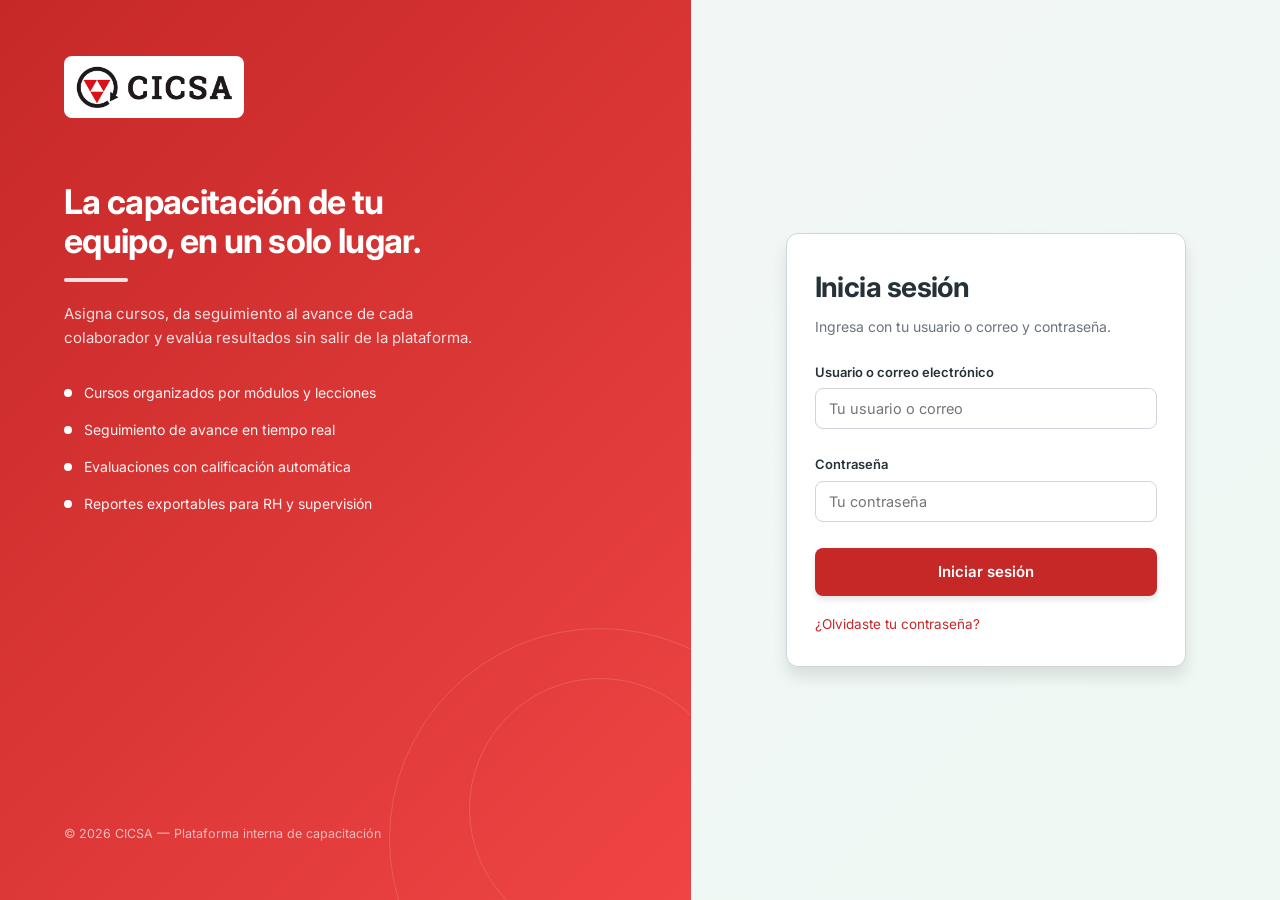
<file: index.html>
<!DOCTYPE html>
<html lang="es">
<head>
<meta charset="UTF-8" />
<meta name="viewport" content="width=device-width, initial-scale=1.0, viewport-fit=cover" />
<title>CICSA Capacita — Iniciar sesión</title>
<link rel="stylesheet" href="css/styles.css" />
</head>
<body>

<div class="intro-cicsa" aria-hidden="true">
  <div class="intro-cicsa-panel intro-cicsa-izquierdo"></div>
  <div class="intro-cicsa-panel intro-cicsa-derecho"></div>
  <img class="intro-cicsa-logo" src="assets/cicsa-logo.png" alt="" width="1071" height="286" fetchpriority="high" />
</div>

<div class="pantalla-acceso">

  <div class="panel-marca">
    <div>
      <div class="marca">
        <img class="logo-cicsa-acceso" src="assets/cicsa-logo.png" alt="CICSA" width="1071" height="286" />
      </div>

      <h1 style="margin-top:64px;">La capacitación de tu equipo, en un solo lugar.</h1>
      <div class="subrayado"></div>
      <p class="lema">
        Asigna cursos, da seguimiento al avance de cada colaborador y evalúa
        resultados sin salir de la plataforma.
      </p>

      <ul class="lista-beneficios">
        <li><span class="punto"></span> Cursos organizados por módulos y lecciones</li>
        <li><span class="punto"></span> Seguimiento de avance en tiempo real</li>
        <li><span class="punto"></span> Evaluaciones con calificación automática</li>
        <li><span class="punto"></span> Reportes exportables para RH y supervisión</li>
      </ul>
    </div>

    <footer>© 2026 CICSA — Plataforma interna de capacitación</footer>
  </div>

  <div class="panel-formulario">
    <div class="caja-formulario">
      <h2>Inicia sesión</h2>
      <p class="muted">Ingresa con tu usuario o correo y contraseña.</p>

      <div id="sesion-activa-banner" class="sesion-activa-banner oculto">
        <p>Ya existe una sesión activa en este navegador.</p>
        <div class="acciones-login">
          <button type="button" id="btn-continuar-sesion" class="btn btn-primario btn-sm">Continuar</button>
          <button type="button" id="btn-cerrar-sesion-login" class="btn btn-secundario btn-sm">Cerrar sesión</button>
        </div>
      </div>

      <form id="form-login" novalidate>
        <div class="campo" id="campo-correo">
          <label for="correo">Usuario o correo electrónico</label>
          <input type="text" id="correo" name="correo" placeholder="Tu usuario o correo" autocomplete="username" required />
          <div class="campo-error">Ingresa tu usuario o correo.</div>
        </div>

        <div class="campo" id="campo-password">
          <label for="password">Contraseña</label>
          <div class="password-field">
            <input type="text" id="password" name="password" class="password-mask" placeholder="Tu contraseña" autocomplete="current-password" required />
          </div>
          <div class="campo-error">Ingresa tu contraseña.</div>
        </div>

        <div class="alerta-error oculto" id="error-general" role="alert"></div>

        <button type="submit" class="btn btn-primario btn-bloque btn-login" id="btn-login">
          <span class="btn-texto-login">Iniciar sesión</span>
        </button>
      </form>

      <div class="flex entre centro-v login-helper" style="margin-top:18px;">
        <a href="recuperar.html">¿Olvidaste tu contraseña?</a>
      </div>


    </div>
  </div>

</div>

<script src="js/intro.js"></script>
<script src="js/api.js?v=consumo-1"></script>
<script src="js/login.js"></script>
</body>
</html>
</file>
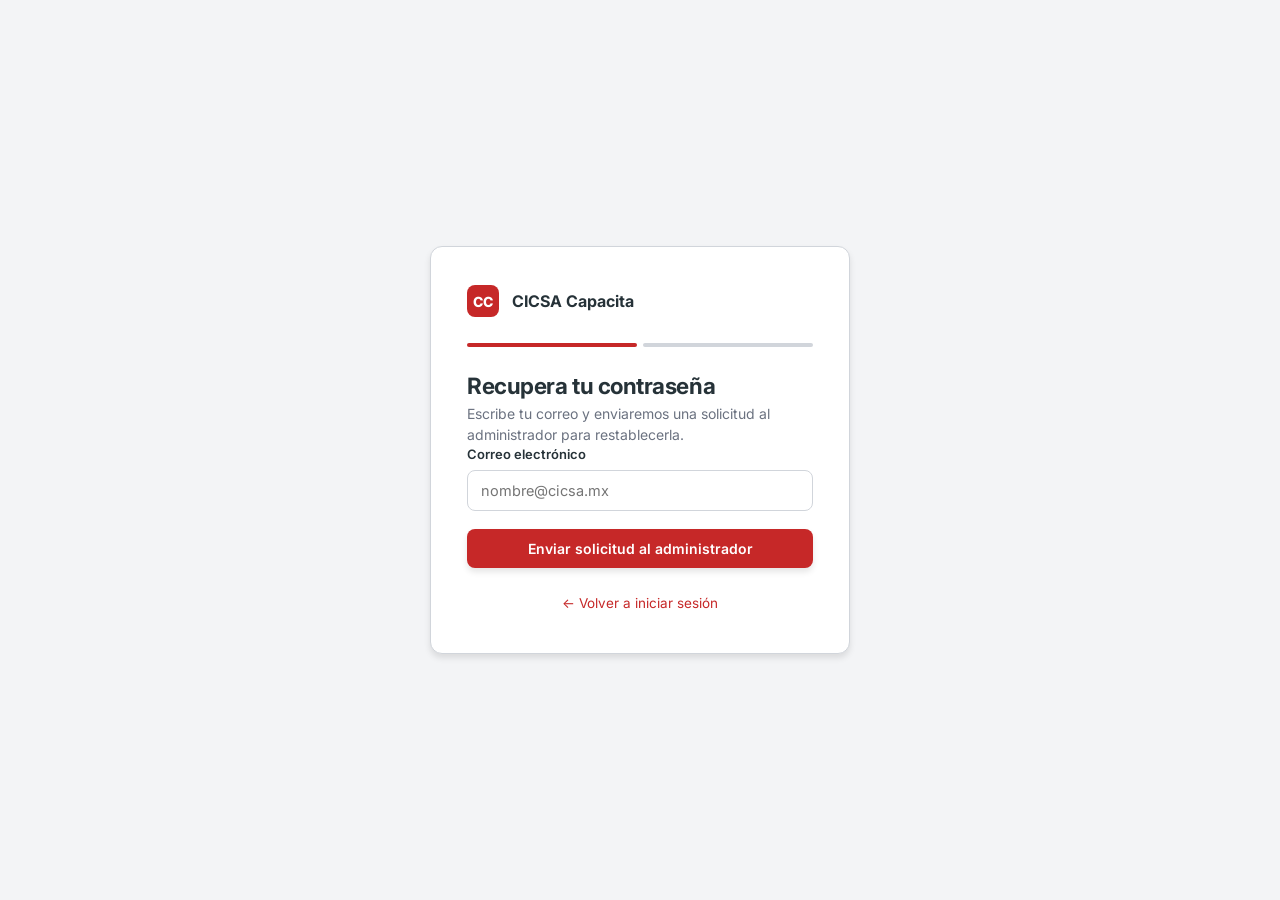
<file: recuperar.html>
<!DOCTYPE html>
<html lang="es">
<head>
<meta charset="UTF-8" />
<meta name="viewport" content="width=device-width, initial-scale=1.0, viewport-fit=cover" />
<title>CICSA Capacita — Recuperar contraseña</title>
<link rel="stylesheet" href="css/styles.css" />
</head>
<body>

<div class="pantalla-simple">
  <div class="tarjeta-simple">
    <div class="marca">
      <span class="marca-icono">CC</span>
      CICSA Capacita
    </div>

    <div class="paso-indicador">
      <span class="activo" data-paso="1"></span>
      <span data-paso="2"></span>
    </div>

    <!-- Paso 1: solicitar cambio al administrador -->
    <div id="paso-solicitar">
      <h2>Recupera tu contraseña</h2>
      <p class="muted">Escribe tu correo y enviaremos una solicitud al administrador para restablecerla.</p>

      <form id="form-solicitar">
        <div class="campo">
          <label for="correo-recuperar">Correo electrónico</label>
          <input type="email" id="correo-recuperar" placeholder="nombre@cicsa.mx" required />
        </div>
        <button type="submit" class="btn btn-primario btn-bloque" id="btn-solicitar">Enviar solicitud al administrador</button>
      </form>
    </div>

    <!-- Paso 2: confirmación de la solicitud -->
    <div id="paso-confirmacion" class="oculto">
      <h2>Solicitud enviada</h2>
      <p class="muted">
        El administrador recibió tu solicitud para cambiar la contraseña de
        <strong id="correo-mostrado"></strong>. Él autorizará el cambio.
      </p>
      <button type="button" class="btn btn-secundario btn-bloque" id="btn-reenviar">Reenviar solicitud</button>
    </div>

    <p style="margin-top:24px; text-align:center;">
      <a href="index.html" style="font-size:13.5px;">← Volver a iniciar sesión</a>
    </p>
  </div>
</div>

<script src="js/api.js?v=consumo-1"></script>
<script src="js/recuperar.js"></script>
</body>
</html>
</file>
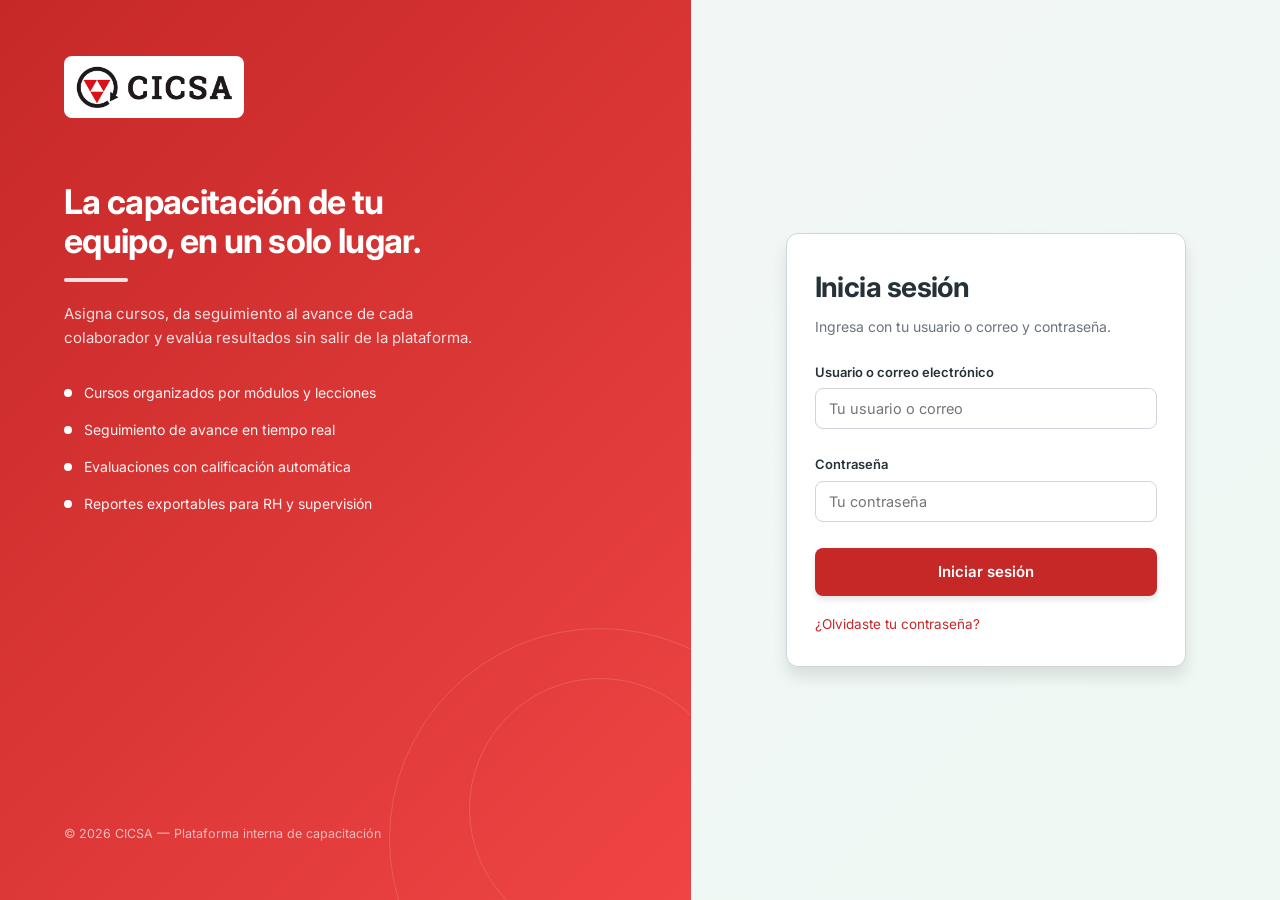
<file: admin/dashboard.html>
<!DOCTYPE html>
<html lang="es">
<head>
<meta charset="UTF-8" />
<meta name="viewport" content="width=device-width, initial-scale=1.0, viewport-fit=cover" />
<title>CICSA Capacita — Panel de administración</title>
<link rel="stylesheet" href="../css/styles.css" />
<link rel="stylesheet" href="../css/admin-mejoras.css" />
<link rel="stylesheet" href="../css/tutorial.css" />
</head>
<body>

<div class="pagina-admin admin-shell">

  <aside class="admin-sidebar" id="admin-sidebar" aria-label="Navegación administrativa">
    <a class="admin-sidebar-marca" href="#resumen-admin" aria-label="CICSA · Ir al resumen">
      <span class="admin-logo-marco"><img src="../assets/cicsa-logo.png" alt="CICSA" class="logo-cicsa-sidebar" width="1071" height="286"></span>
      <span class="admin-marca-leyenda">CAPACITACIÓN</span>
    </a>
    <button id="btn-cerrar-menu-admin" class="admin-menu-cerrar" type="button" aria-label="Cerrar navegación">×</button>
    <nav>
      <span class="admin-nav-etiqueta">Vista general</span>
      <a href="#resumen-admin" class="activo"><span class="admin-nav-icono" aria-hidden="true"><svg viewBox="0 0 24 24"><rect x="3" y="3" width="7" height="7" rx="1"/><rect x="14" y="3" width="7" height="7" rx="1"/><rect x="3" y="14" width="7" height="7" rx="1"/><rect x="14" y="14" width="7" height="7" rx="1"/></svg></span> Resumen</a>
      <a href="#actividad-admin"><span class="admin-nav-icono" aria-hidden="true"><svg viewBox="0 0 24 24"><path d="M3 12h4l3-8 4 16 3-8h4"/></svg></span> Actividad</a>
      <a href="#notificaciones-admin"><span class="admin-nav-icono" aria-hidden="true"><svg viewBox="0 0 24 24"><path d="M6 17h12l-2-3V9a4 4 0 0 0-8 0v5l-2 3ZM10 21h4"/></svg></span> Notificaciones</a>
      <span class="admin-nav-etiqueta">Gestión</span>
      <a href="#usuarios-admin"><span class="admin-nav-icono" aria-hidden="true"><svg viewBox="0 0 24 24"><circle cx="10" cy="8" r="3"/><path d="M3 21v-3a7 7 0 0 1 14 0v3M17 5a3 3 0 0 1 0 6M19 15a5 5 0 0 1 2 4"/></svg></span> Usuarios</a>
      <a href="../trabajador/tutorial.html" data-asistencia-admin hidden style="display:none"><span class="admin-nav-icono" aria-hidden="true">?</span> Ayuda</a>
      <a href="../trabajador/soporte.html" data-asistencia-admin hidden style="display:none"><span class="admin-nav-icono" aria-hidden="true"><svg viewBox="0 0 24 24"><path d="M4 13v-2a8 8 0 0 1 16 0v2M4 12H2v6h4v-6H4Zm16 0h2v6h-4v-6h2ZM20 18v3h-6"/></svg></span> Soporte</a>
      <a href="#tutorial-admin"><span class="admin-nav-icono" aria-hidden="true">?</span> Tutorial de uso</a>
      <a href="#cursos-admin"><span class="admin-nav-icono" aria-hidden="true"><svg viewBox="0 0 24 24"><path d="M3 4h7l2 2 2-2h7v16h-7l-2 2-2-2H3V4ZM12 6v16"/></svg></span> Cursos</a>
      <span class="admin-nav-etiqueta">Resultados</span>
      <a href="#seguimiento-admin"><span class="admin-nav-icono" aria-hidden="true"><svg viewBox="0 0 24 24"><path d="M4 3v18h17M8 16v-4M13 16V8M18 16V5"/></svg></span> Seguimiento</a>
      <a href="#solicitudes-admin"><span class="admin-nav-icono" aria-hidden="true"><svg viewBox="0 0 24 24"><rect x="5" y="10" width="14" height="11" rx="2"/><path d="M8 10V7a4 4 0 0 1 8 0v3M12 14v3"/></svg></span> Solicitudes y contraseñas</a>
      <span class="admin-nav-etiqueta">Reconocimientos</span>
      <a href="excelencia.html" target="_blank" rel="noopener" class="abrir-excelencia"><span class="admin-nav-icono" aria-hidden="true"><svg viewBox="0 0 24 24"><path d="M8 3h8v6a4 4 0 0 1-8 0V3ZM8 5H4v3a4 4 0 0 0 4 4M16 5h4v3a4 4 0 0 1-4 4M12 13v5M8 21h8M9 18h6"/></svg></span> Tabla de excelencia</a>
    </nav>
    <div class="admin-sidebar-pie"><span class="admin-sidebar-punto"></span> Sistema operativo</div>
  </aside>

  <!-- ============ ENCABEZADO FIJO ============ -->
  <nav class="topbar-admin">
    <button class="btn btn-texto admin-menu-toggle" id="btn-menu-admin" type="button" aria-controls="admin-sidebar" aria-expanded="true" aria-label="Contraer navegación">☰</button>
    <div class="topbar-admin-marca">
      <img src="../assets/cicsa-logo.png" alt="CICSA" class="logo-cicsa-topbar" width="1071" height="286">
      <div class="topbar-admin-marca-texto">
        <span>Administración de capacitación</span>
      </div>
    </div>

    <div class="topbar-admin-links">
      <span class="admin-breadcrumbs"><a href="#resumen-admin">Panel</a><span aria-hidden="true">/</span><strong id="admin-seccion-actual">Resumen</strong></span>
    </div>

    <div class="topbar-admin-derecha">
      <div class="admin-campana-wrap">
        <button type="button" class="admin-campana" id="btn-campana-admin" aria-label="Abrir notificaciones" aria-expanded="false" aria-controls="panel-campana-admin">
          <svg class="admin-campana-svg" viewBox="0 0 24 24" aria-hidden="true"><path d="M6.5 16.5h11l-1.1-1.1a2.1 2.1 0 0 1-.6-1.5V10a4.8 4.8 0 1 0-9.6 0v3.9c0 .6-.2 1.1-.6 1.5L6.5 16.5Z"></path><path d="M10 18.5a2 2 0 0 0 4 0"></path></svg>
          <span class="admin-campana-badge" id="campana-admin-badge" style="display:none;">0</span>
        </button>
        <div class="admin-campana-panel" id="panel-campana-admin" hidden>
          <div class="admin-campana-panel-head">
            <div><strong>Notificaciones</strong><small id="campana-admin-resumen">Sin novedades</small></div>
            <button type="button" class="btn btn-texto btn-sm" id="btn-ver-notificaciones">Ver todas</button>
          </div>
          <div id="campana-admin-lista" class="admin-campana-lista"></div>
        </div>
      </div>
      <span class="badge-rol-admin">Administrador</span>
      <span class="topbar-admin-usuario" id="nombre-admin-top">—</span>
      <button class="btn btn-secundario btn-sm" id="btn-cerrar-sesion">Cerrar sesión</button>
    </div>
  </nav>

  <div class="contenedor-admin">

    <!-- ============ ENCABEZADO ============ -->
    <div class="admin-encabezado">
      <div class="admin-encabezado-contenido">
        <div class="admin-eyebrow">Panel de administración</div>
        <h1 id="bienvenida-admin">Bienvenido</h1>
        <p class="muted">Registra a tu equipo, asigna sus cursos y revisa el avance de la capacitación.</p>
      </div>
      <div class="admin-acciones-rapidas" aria-label="Acciones rápidas">
        <a class="btn btn-primario btn-sm" data-abrir-form="alta-trabajador" href="#usuarios-admin">+ Nuevo usuario</a>
        <a class="btn btn-secundario btn-sm" data-abrir-form="alta-curso" href="#cursos-admin">+ Nuevo curso</a>
        <a class="btn btn-secundario btn-sm" href="#seguimiento-admin">Ver seguimiento</a>
        <a class="btn btn-primario btn-sm boton-excelencia-principal abrir-excelencia" href="excelencia.html" target="_blank" rel="noopener"><svg class="btn-icon-corporativo" viewBox="0 0 24 24" aria-hidden="true"><path d="M8 4h8v5a4 4 0 0 1-8 0V4Z"></path><path d="M8 6H5v2a3 3 0 0 0 3 3M16 6h3v2a3 3 0 0 1-3 3M12 13v4M8 20h8M9 17h6"></path></svg> Tabla de excelencia</a>
      </div>
    </div>

    <!-- ============ TARJETAS DE MÉTRICAS ============ -->
    <section id="resumen-admin" class="admin-resumen-panel">
      <div class="admin-bloque-encabezado">
        <div>
          <span class="admin-bloque-kicker">Vista general</span>
          <h2>Resumen del sistema</h2>
        </div>
        <span class="admin-bloque-meta">Actualizado en tiempo real</span>
      </div>
      <div class="rejilla-metricas-admin">
      <div class="metrica-admin">
        <div class="metrica-admin-icono azul" aria-label="Trabajadores registrados">
        <svg viewBox="0 0 24 24" aria-hidden="true">
          <path d="M16 18.5v-1a3.5 3.5 0 0 0-3.5-3.5h-1A3.5 3.5 0 0 0 8 17.5v1"></path>
          <circle cx="12" cy="8" r="3.2"></circle>
          <path d="M19 18.5v-1a3 3 0 0 0-2.2-2.9"></path>
          <path d="M5 18.5v-1a3 3 0 0 1 2.2-2.9"></path>
        </svg>
      </div>
        <div class="metrica-admin-contenido">
          <div class="metrica-admin-num" id="metrica-registrados">0</div>
          <div class="metrica-admin-label">Trabajadores registrados</div>
        </div>
      </div>
      <div class="metrica-admin">
        <div class="metrica-admin-icono verde" aria-label="Activos recientemente">
          <svg viewBox="0 0 24 24" aria-hidden="true">
            <circle cx="12" cy="12" r="8"></circle>
            <path d="M8.5 12.2l2.2 2.3 4.8-5.1"></path>
          </svg>
        </div>
        <div class="metrica-admin-contenido">
          <div class="metrica-admin-num" id="metrica-activos">0</div>
          <div class="metrica-admin-label">Activos recientemente</div>
        </div>
      </div>
      <div class="metrica-admin">
        <div class="metrica-admin-icono rojo" aria-label="Cuentas desactivadas">
          <svg viewBox="0 0 24 24" aria-hidden="true">
            <circle cx="12" cy="12" r="8"></circle>
            <path d="M15.5 8.5l-7 7"></path>
            <path d="M8.5 8.5l7 7"></path>
          </svg>
        </div>
        <div class="metrica-admin-contenido">
          <div class="metrica-admin-num" id="metrica-desactivados">0</div>
          <div class="metrica-admin-label">Cuentas desactivadas</div>
        </div>
      </div>
      </div>
    </section>

    <!-- ============ ACTIVIDAD DE TRABAJADORES ============ -->
    <section id="actividad-admin" class="admin-seccion">
      <h2>Actividad de trabajadores</h2>
      <p class="muted">Aquí el administrador puede ver quién está activo, quién lleva días sin entrar y quién nunca ha iniciado sesión.</p>

      <div class="barra-acciones">
        <label class="filtro-admin" for="filtro-actividad">Estado
          <select id="filtro-actividad">
          <option value="">Todos</option>
          <option value="activo">Activo</option>
          <option value="inactivo">Sin actividad</option>
          <option value="nunca">Nunca inició sesión</option>
          </select>
        </label>
        <div class="buscador">
          <svg class="icono-lupa" viewBox="0 0 24 24" aria-hidden="true">
            <circle cx="11" cy="11" r="5.5"></circle>
            <path d="M16 16L20.5 20.5"></path>
          </svg>
          <input type="text" id="buscar-actividad" placeholder="Buscar trabajador" />
        </div>
      </div>

      <div class="tabla-admin-wrap">
        <table>
          <thead>
            <tr><th>Trabajador</th><th>Rol</th><th>Último acceso</th><th>Tiempo</th><th>Estado</th><th>Acción</th></tr>
          </thead>
          <tbody id="tabla-actividad"></tbody>
        </table>
      </div>
      <div class="paginacion-admin" id="paginacion-actividad" aria-label="Paginación de actividad"></div>
      <div id="historial-sesiones" hidden>
        <h3>Conexiones de trabajadores</h3>
        <p>Entrada, salida y tiempo de sesión. Este tiempo no equivale a tiempo de estudio.</p>
        <p id="sesiones-demo" class="muted" hidden>Modo demo: registros guardados en este navegador; no se comparten entre equipos.</p>
        <div class="barra-acciones">
          <label>Buscar trabajador <input id="buscar-sesiones" type="search" placeholder="Nombre del trabajador"></label>
          <button id="actualizar-sesiones" type="button" class="btn btn-secundario btn-sm">Actualizar conexiones</button>
        </div>
        <p id="sesiones-error" role="status" aria-live="polite"></p>
        <div class="tabla-admin-wrap"><table>
          <thead><tr><th>Trabajador</th><th>Conexión</th><th>Desconexión</th><th>Tiempo conectado</th><th>Estado / motivo</th></tr></thead>
          <tbody id="tabla-sesiones"></tbody>
        </table></div>
        <div id="paginacion-sesiones" class="paginacion-admin" aria-label="Paginación de conexiones"></div>
        <p class="muted">Sin señal durante más de 2 minutos: salida estimada en la última señal recibida. Cerrar una pestaña no finaliza la sesión si otra sigue abierta.</p>
      </div>

    </section>

    <!-- ============ NOTIFICACIONES ============ -->
    <section id="notificaciones-admin" class="admin-seccion admin-notificaciones">
      <div class="admin-notificaciones-encabezado">
        <h2>Notificaciones <span id="notificaciones-admin-badge" class="badge badge-proceso" style="display:none;">0</span></h2>
        <button type="button" class="btn btn-secundario btn-sm" id="btn-eliminar-notificaciones">Eliminar todas</button>
      </div>
      <ul id="lista-notificaciones-admin" class="lista-notificaciones-admin"></ul>
    </section>

    <!-- ============ TRABAJADORES REGISTRADOS (RF-001, RF-005, RF-006) ============ -->
    <section id="usuarios-admin" class="admin-seccion">
      <h2>Trabajadores registrados</h2>
      <p class="muted">Alta, activación, desactivación y consulta del perfil de los trabajadores.</p>
      <div class="barra-acciones admin-tabla-herramientas">
        <div class="buscador">
          <svg class="icono-lupa" viewBox="0 0 24 24" aria-hidden="true">
            <circle cx="11" cy="11" r="5.5"></circle>
            <path d="M16 16L20.5 20.5"></path>
          </svg>
          <input type="search" id="buscar-usuarios" placeholder="Buscar por nombre, correo o rol" aria-label="Buscar usuarios" />
        </div>
        <span class="muted admin-ayuda-filtro">Filtra por nombre, correo o nivel de acceso.</span>
      </div>

      <details class="admin-alta-panel" id="alta-trabajador"><summary><span><strong>Registrar trabajador</strong><small>Alta individual o importación desde Excel</small></span><span class="admin-alta-indicador" aria-hidden="true">+</span></summary>
<form class="form-inline-admin" id="form-usuario">
        <div class="form-inline-admin-fila cols-4">
          <div class="campo">
            <label for="nu-nombre">Nombre completo</label>
            <input type="text" id="nu-nombre" placeholder="Ej. Juan Carlos Pérez Domínguez" required />
          </div>
          <div class="campo">
            <label for="nu-area">Área de trabajo</label>
            <input type="text" id="nu-area" placeholder="Ej. Operaciones, Seguridad..." required />
          </div>
          <div class="campo">
            <label for="nu-rol">Rol de acceso</label>
            <select id="nu-rol" required>
              <option value="trabajador" selected>Trabajador</option>
              <option value="admin">Administrador</option>
            </select>
          </div>
          <div class="campo">
            <label for="nu-password">Contraseña</label>
            <input type="text" id="nu-password" class="password-mask" placeholder="Asignar contraseña" autocomplete="new-password" required />
          </div>
          <button type="submit" class="btn btn-primario">+ Agregar</button>
        </div>
        <div class="importar-trabajadores-admin">
          <div><strong>¿Tienes muchos trabajadores?</strong><span>Sube un Excel con 50, 100 o más registros y el sistema los dará de alta automáticamente.</span></div>
          <div class="importar-trabajadores-acciones">
            <input type="file" id="archivo-trabajadores-excel" accept=".xlsx,.xls,.csv" hidden />
            <button type="button" class="btn btn-secundario" id="btn-importar-trabajadores">📥 Importar trabajadores desde Excel</button>
            <button type="button" class="btn btn-texto btn-sm" id="btn-plantilla-trabajadores">Descargar plantilla</button>
          </div>
        </div>
        <input type="hidden" id="nu-correo" />
      </form>
      </details>

      <div class="tabla-admin-wrap">
        <table>
          <thead>
            <tr><th>Nombre</th><th>Área</th><th>Rol</th><th>Estado</th><th>Avance</th><th>Acciones</th></tr>
          </thead>
          <tbody id="tabla-usuarios"></tbody>
        </table>
      </div>
      <div class="paginacion-admin" id="paginacion-usuarios" aria-label="Paginación de trabajadores"></div>
    </section>

    <!-- ============ SOLICITUDES DE RESTABLECIMIENTO ============ -->


    <!-- ============ CURSOS DEL PROGRAMA (RF-009..016) ============ -->
    <section id="cursos-admin" class="admin-seccion cursos-admin-seccion">
      <div class="cursos-admin-encabezado">
        <div>
          <span class="cursos-admin-kicker">Centro de cursos</span>
          <h2>Cursos del programa</h2>
          <p class="muted">Crea, organiza y asigna cursos desde un solo lugar.</p>
        </div>
        <div class="cursos-admin-guia" aria-label="Pasos para crear un curso">
          <span class="activo"><b>1</b> Datos</span>
          <span><b>2</b> Recursos</span>
          <span><b>3</b> Contenido</span>
        </div>
      </div>

      <details class="admin-alta-panel" id="alta-curso"><summary><span><strong>Crear o editar curso</strong><small>Datos, asignación, recursos y evaluaciones</small></span><span class="admin-alta-indicador" aria-hidden="true">+</span></summary>
<form class="curso-editor" id="form-curso">
        <div class="curso-editor-cabecera">
          <div>
            <span class="curso-editor-kicker">Constructor de contenidos</span>
            <h3 id="curso-editor-titulo">Crear nuevo curso</h3>
            <p class="muted">Completa la información y organiza el contenido paso a paso.</p>
            <div class="curso-editor-resumen" id="curso-editor-resumen">0 módulos · 0 trabajadores asignados</div>
          </div>
          <span class="curso-editor-estado" id="curso-editor-estado">Borrador nuevo</span>
        </div>
        <div class="curso-editor-seccion">
          <div class="curso-editor-seccion-titulo"><span class="curso-editor-numero">01</span><div><h4>Información general</h4><p>Define los datos que verán los trabajadores.</p></div></div>
          <div class="curso-editor-grid">
            <div class="campo">
              <label for="nc-nombre">Título del curso</label>
              <input type="text" id="nc-nombre" placeholder="Ej. Seguridad e higiene industrial" required />
            </div>
            <div class="campo">
              <label for="nc-horas">Duración del curso (horas)</label>
              <input type="number" id="nc-horas" min="0.5" step="0.5" placeholder="2" required />
            </div>
            <div class="campo curso-editor-asignacion">
              <label for="nc-asignacion-area">Área de trabajo</label>
              <select id="nc-asignacion-area" class="select-asignacion-area">
                <option value="">Selecciona un área</option>
              </select>
              <small class="muted">Primero selecciona un área para mostrar sus trabajadores.</small>
            </div>
            <div class="campo curso-editor-asignacion">
              <label>Trabajadores que pueden realizarlo</label>
              <div id="nc-asignacion-trabajadores" class="lista-asignacion-trabajadores"></div>
              <small class="muted">La lista permanece oculta hasta elegir un área o buscar un trabajador.</small>
            </div>
            <div class="campo curso-editor-descripcion">
              <label for="nc-descripcion">Descripción</label>
              <textarea id="nc-descripcion" rows="3" placeholder="Explica brevemente qué aprenderá el trabajador..." required></textarea>
            </div>
            <div class="campo">
              <label for="nc-fecha-inicio">Fecha y hora de apertura</label>
              <input type="datetime-local" id="nc-fecha-inicio" />
              <small class="muted">El trabajador podrá acceder desde este momento. Si se deja vacío, inicia al aprobar y publicar.</small>
            </div>
            <div class="campo">
              <label for="nc-fecha-fin">Fecha y hora de cierre</label>
              <input type="datetime-local" id="nc-fecha-fin" readonly />
              <small class="muted">Cierre automático: apertura más duración. Se aplica a todos los trabajadores.</small>
            </div>
          </div>
        </div>
        <button type="button" class="btn btn-secundario curso-contenido-abrir" id="btn-abrir-contenido-curso">
          Abrir recursos y estructura
        </button>
        <section class="curso-contenido-modal" id="modal-contenido-curso" aria-hidden="true" hidden>
          <div class="curso-contenido-modal-fondo" data-cerrar-contenido></div>
          <div class="curso-contenido-card curso-editor-seccion" role="dialog" aria-modal="true" aria-labelledby="titulo-contenido-curso">
            <button type="button" class="curso-contenido-cerrar" id="btn-cerrar-contenido-curso" aria-label="Cerrar ventana">×</button>
            <div class="curso-contenido-card-cabecera">
              <div class="curso-contenido-card-titulo">
                <div class="curso-contenido-card-titulo-fila">
                  <span class="curso-editor-numero">02</span>
                  <h4 id="titulo-contenido-curso">Recursos y estructura del aprendizaje</h4>
                </div>
                <p class="muted">Agrega recursos visuales y organiza el curso en módulos, temas y subtemas.</p>
              </div>
              <span class="curso-contenido-card-ayuda">Contenido del curso</span>
            </div>
            <div class="curso-contenido-bloque curso-contenido-recursos">
              <div class="curso-contenido-bloque-titulo">
                <strong>Recursos visuales</strong>
                <span>Portada y video introductorio</span>
              </div>
              <div class="curso-media-grid">
                <div class="curso-media-field">
                  <label for="nc-imagen">Imagen de portada</label>
                  <input type="file" id="nc-imagen" accept="image/*" />
                  <div class="curso-media-preview" id="nc-imagen-preview">Sin imagen seleccionada</div>
                </div>
                <div class="curso-media-field">
                  <label for="nc-video">Video introductorio</label>
                  <input type="file" id="nc-video" accept="video/*" />
                  <div class="curso-media-preview" id="nc-video-preview">Sin video seleccionado</div>
                </div>
              </div>
            </div>
            <div class="curso-contenido-bloque curso-contenido-estructura">
              <div class="curso-contenido-bloque-titulo">
                <strong>Estructura del aprendizaje</strong>
                <span>Ordena el recorrido del trabajador</span>
              </div>
              <div id="constructor-modulos"></div>
              <button type="button" class="btn btn-secundario btn-sm" id="btn-agregar-modulo">+ Agregar módulo</button>
              <div class="curso-evaluaciones-estructura">
                <div class="curso-evaluacion-config">
                  <div>
                    <strong>Evaluación del curso</strong>
                    <span>Actividad de evaluación que el trabajador puede presentar durante el curso.</span>
                  </div>
                  <button type="button" class="btn btn-secundario btn-sm" id="btn-agregar-evaluacion-estructura">+ Agregar evaluación</button>
                </div>
                <div class="curso-evaluacion-config">
                  <div>
                    <strong>Examen final</strong>
                    <span>Evaluación final que determina si el trabajador aprueba y termina el curso.</span>
                  </div>
                  <button type="button" class="btn btn-primario btn-sm" id="btn-agregar-examen-estructura">+ Agregar examen</button>
                </div>
              </div>
            </div>
          </div>
        </section>
        <div class="curso-editor-acciones curso-editor-acciones-fijas">
          <span class="curso-editor-ayuda">Revisa los datos antes de guardar.</span>
          <button type="button" class="btn btn-secundario oculto" id="btn-cancelar-edicion">Cancelar edición</button>
          <button type="submit" class="btn btn-primario" id="btn-guardar-curso">+ Agregar curso</button>
        </div>
      </form>
      </details>

      <div id="tabla-cursos-admin" class="cursos-admin-grid" aria-live="polite"></div>
    </section>


    <!-- ============ SEGUIMIENTO ACADÉMICO (RF-039..044) ============ -->
    <section id="seguimiento-admin" class="admin-seccion">
      <h2>Seguimiento académico</h2>
      <p class="muted">Consulta el avance académico por área, trabajador, curso y periodo; después descarga el resultado en Excel o CSV.</p>

      <div class="reporte-seguimiento-panel">
        <div class="reporte-seguimiento-titulo"><div><strong>📊 Generar reporte académico</strong><span>Filtra por área, trabajador, curso y periodo. El reporte se descarga en Excel.</span></div></div>
        <div class="reporte-seguimiento-filtros">
          <label class="filtro-admin filtro-card">👥 Área de trabajo<select id="reporte-filtro-area"><option value="">Todas las áreas</option></select></label>
          <label class="filtro-admin filtro-card filtro-trabajador-reporte">👤 Trabajador
            <select id="reporte-filtro-trabajador" multiple size="4" aria-label="Seleccionar uno o varios trabajadores"><option value="">Todos los trabajadores</option></select>
            <div id="reporte-trabajadores-selector" class="selector-multiple-admin" aria-label="Trabajadores para el reporte"></div>
            <small class="muted">Selecciona un área para mostrar sus trabajadores, o usa el buscador para encontrar uno.</small>
          </label>
          <label class="filtro-admin filtro-card">📚 Curso<select id="reporte-filtro-curso"><option value="">Todos los cursos</option></select></label>
          <label class="filtro-admin filtro-card fecha-card">📅 Desde<input type="date" id="reporte-fecha-desde" /></label>
          <label class="filtro-admin filtro-card fecha-card">📅 Hasta<input type="date" id="reporte-fecha-hasta" /></label>
        </div>
        <div class="reporte-seguimiento-acciones">
          <label class="filtro-admin estado-reportes">Estado<select id="filtro-estado-seguimiento"><option value="">Todos los estados</option><option value="Completado">Completado</option><option value="En progreso">En progreso</option><option value="Sin iniciar">Sin iniciar</option></select></label>
          <div class="buscador"><svg class="icono-lupa" viewBox="0 0 24 24" aria-hidden="true"><circle cx="11" cy="11" r="5.5"></circle><path d="M16 16L20.5 20.5"></path></svg><input type="text" id="buscar-seguimiento" placeholder="Buscar por nombre..." /></div>
          <button class="btn btn-primario" id="btn-generar-reporte">⬇ Descargar reporte Excel</button>
          <button class="btn btn-secundario" id="btn-exportar">Exportar CSV rápido</button>
        </div>
        <div id="resumen-reporte-academico" class="resumen-reporte-academico" aria-live="polite">Selecciona un área o trabajador para consultar su información.</div>
        <div class="reporte-vista-previa">
          <div class="reporte-vista-previa-cabecera"><strong>Vista previa del reporte</strong><span>Se descargará exactamente la información mostrada aquí.</span></div>
          <div class="tabla-admin-wrap reporte-vista-previa-tabla">
            <table>
              <thead><tr><th>Trabajador</th><th>Área</th><th>Curso</th><th>Avance</th><th>Calificación</th><th>Estado</th><th>Fecha</th><th>Fecha de inicio del curso</th></tr></thead>
              <tbody id="tabla-vista-previa-reporte"><tr><td colspan="8" class="muted" style="text-align:center;padding:18px">Selecciona filtros para consultar el reporte.</td></tr></tbody>
            </table>
          </div>
        </div>
      </div>

    </section>

    <section id="solicitudes-admin" class="admin-seccion">
      <h2>Solicitudes y contraseñas</h2>
      <p class="muted">La contraseña permanece oculta por seguridad. Puedes localizar al trabajador, atender su solicitud y actualizar su contraseña.</p>
      <div class="barra-acciones admin-tabla-herramientas">
        <div class="buscador">
          <svg class="icono-lupa" viewBox="0 0 24 24" aria-hidden="true"><circle cx="11" cy="11" r="5.5"></circle><path d="M16 16L20.5 20.5"></path></svg>
          <input type="search" id="buscar-solicitudes" placeholder="Buscar trabajador por nombre o correo" aria-label="Buscar trabajador en solicitudes y contraseñas" />
        </div>
        <span class="muted admin-ayuda-filtro">Las solicitudes pendientes aparecen primero.</span>
      </div>

      <div class="tabla-admin-wrap">
        <table>
          <thead>
            <tr><th>Trabajador</th><th>Solicitud</th><th>Contraseña actual</th><th>Nueva contraseña</th><th>Acción</th></tr>
          </thead>
          <tbody id="tabla-solicitudes"></tbody>
        </table>
      </div>
    </section>

    <section id="tutorial-admin" class="admin-bloque" aria-labelledby="tutorial-admin-titulo">
      <div class="admin-bloque-cabecera">
        <div>
          <span class="admin-bloque-kicker">Orientación al personal</span>
          <h2 id="tutorial-admin-titulo">Administrar tutorial de uso</h2>
          <a class="btn btn-secundario btn-sm tutorial-ver-publicado" href="../trabajador/tutorial.html" target="_blank" rel="noopener">Ver tutorial de uso <span aria-hidden="true">↗</span></a>
          <p class="muted">Publica un video, PDF o enlace. Aparecerá en Materiales de apoyo de la guía del trabajador.</p>
        </div>
      </div>
      <form id="form-tutorial-admin" class="form-grid">
        <label for="tutorial-titulo">Título
          <span class="campo-ayuda">Nombre del material</span>
          <input id="tutorial-titulo" required maxlength="120" placeholder="Ej. Tutorial de bienvenida">
        </label>
        <label for="tutorial-tipo">Tipo de material
          <span class="campo-ayuda">Selecciona cómo se mostrará</span>
          <select id="tutorial-tipo"><option value="video">Video</option><option value="pdf">Documento PDF</option><option value="enlace">Enlace web</option></select>
        </label>
        <label id="tutorial-archivo-campo" for="tutorial-archivo" class="tutorial-campo-archivo">
          Subir archivo desde tu computadora
          <span class="campo-ayuda">Elige un video o PDF guardado en tu equipo</span>
          <input id="tutorial-archivo" type="file" accept="video/*,.pdf,application/pdf">
          <span id="tutorial-archivo-nombre" class="archivo-seleccionado" aria-live="polite">Ningún archivo seleccionado</span>
        </label>
        <label id="tutorial-url-campo" for="tutorial-url">URL o ruta del archivo
          <span class="campo-ayuda">Como alternativa, usa una ruta o enlace externo</span>
          <input id="tutorial-url" placeholder="../assets/tutorial.mp4 o https://...">
        </label>
        <label for="tutorial-descripcion">Descripción
          <textarea id="tutorial-descripcion" rows="4" placeholder="Explica brevemente qué aprenderá el trabajador..."></textarea>
        </label>
        <div class="tutorial-form-pie">
          <span>El material estará disponible en la guía del trabajador.</span>
          <button class="btn btn-primario" type="submit">Publicar tutorial</button>
        </div>
      </form>
      <div class="tutorial-publicados-cabecera"><h3>Materiales publicados</h3><p class="muted">Estos recursos se muestran en el mismo orden en la guía del trabajador.</p></div>
      <p id="tutorial-publicacion-estado" role="status" aria-live="polite"></p>
      <div id="tutorial-admin-lista"></div>
    </section>

    <p class="pie-admin">Demo de plataforma de capacitación para CICSA — Ciudad del Carmen, Campeche. Datos guardados localmente; pendiente conectar base de datos.</p>

  </div>
</div>

<section id="modal-perfil-trabajador" class="perfil-trabajador-modal" aria-hidden="true" hidden>
  <div class="perfil-trabajador-fondo" data-cerrar-perfil-trabajador></div>
  <article class="perfil-trabajador-card" role="dialog" aria-modal="true" aria-labelledby="perfil-trabajador-titulo">
    <button type="button" class="perfil-trabajador-cerrar" data-cerrar-perfil-trabajador aria-label="Cerrar perfil">×</button>
    <header class="perfil-trabajador-encabezado">
      <div class="perfil-trabajador-avatar" id="perfil-trabajador-iniciales">--</div>
      <div>
        <span class="admin-bloque-kicker" id="perfil-trabajador-etiqueta">Perfil de capacitación</span>
        <h2 id="perfil-trabajador-titulo">Trabajador</h2>
        <p id="perfil-trabajador-correo" class="muted"></p>
        <span id="perfil-trabajador-area" class="perfil-trabajador-area">Área: Sin asignar</span>
      </div>
    </header>
    <p id="perfil-trabajador-estado" role="status" aria-live="polite"></p>
    <button class="btn btn-secundario" id="perfil-trabajador-reintentar" type="button" hidden>Reintentar</button>
    <div class="perfil-trabajador-metricas">
      <div><strong id="perfil-trabajador-avance">0%</strong><span>Avance general</span></div>
      <div><strong id="perfil-trabajador-horas">0 h</strong><span>Horas realizadas</span></div>
      <div><strong id="perfil-trabajador-cursos">0</strong><span>Cursos terminados</span></div>
      <div><strong id="perfil-trabajador-promedio">—</strong><span>Promedio</span></div>
    </div>
    <section class="perfil-trabajador-seccion">
      <h3>Insignias obtenidas</h3>
      <div id="perfil-trabajador-insignias" class="perfil-trabajador-insignias"></div>
    </section>
    <section class="perfil-trabajador-seccion">
      <h3>Cursos y avance</h3>
      <div id="perfil-trabajador-cursos-lista" class="perfil-trabajador-cursos-lista"></div>
    </section>
  </article>
</section>

<div id="admin-toast-container" class="toast-container" role="status" aria-live="polite"></div>

<script src="https://cdn.sheetjs.com/xlsx-0.20.3/package/dist/xlsx.full.min.js"></script>
<script src="../js/api.js?v=consumo-1"></script>
<script src="../js/tutoriales.js"></script>
<!-- admin-dashboard.js fue dividido en módulos por funcionalidad dentro de js/admin/ para facilitar su mantenimiento. -->
<!-- El orden de carga importa: estado-utilidades primero, dashboard-arranque siempre al final. -->
<script src="../js/admin/estado-utilidades.js"></script>
<script src="../js/admin/editor-curso.js?v=consumo-1"></script>
<script src="../js/admin/notificaciones.js"></script>
<script src="../js/admin/campana-admin.js"></script>
<script src="../js/admin/metricas-actividad.js"></script>
<script src="../js/admin/sesiones.js?v=1"></script>
<script src="../js/admin/usuarios.js"></script>
<script src="../js/admin/solicitudes.js"></script>
<script src="../js/admin/cursos.js"></script>
<script src="../js/admin/examenes.js"></script>
<script src="../js/admin/perfil-trabajador.js"></script>
<script src="../js/admin/seguimiento.js"></script>
<script src="../js/admin/permisos.js?v=2"></script>
<script src="../js/admin/navegacion.js"></script>
<script src="../js/admin/tutorial-admin.js"></script>
<script src="../js/admin/dashboard-arranque.js"></script>
</body>
</html>
</file>
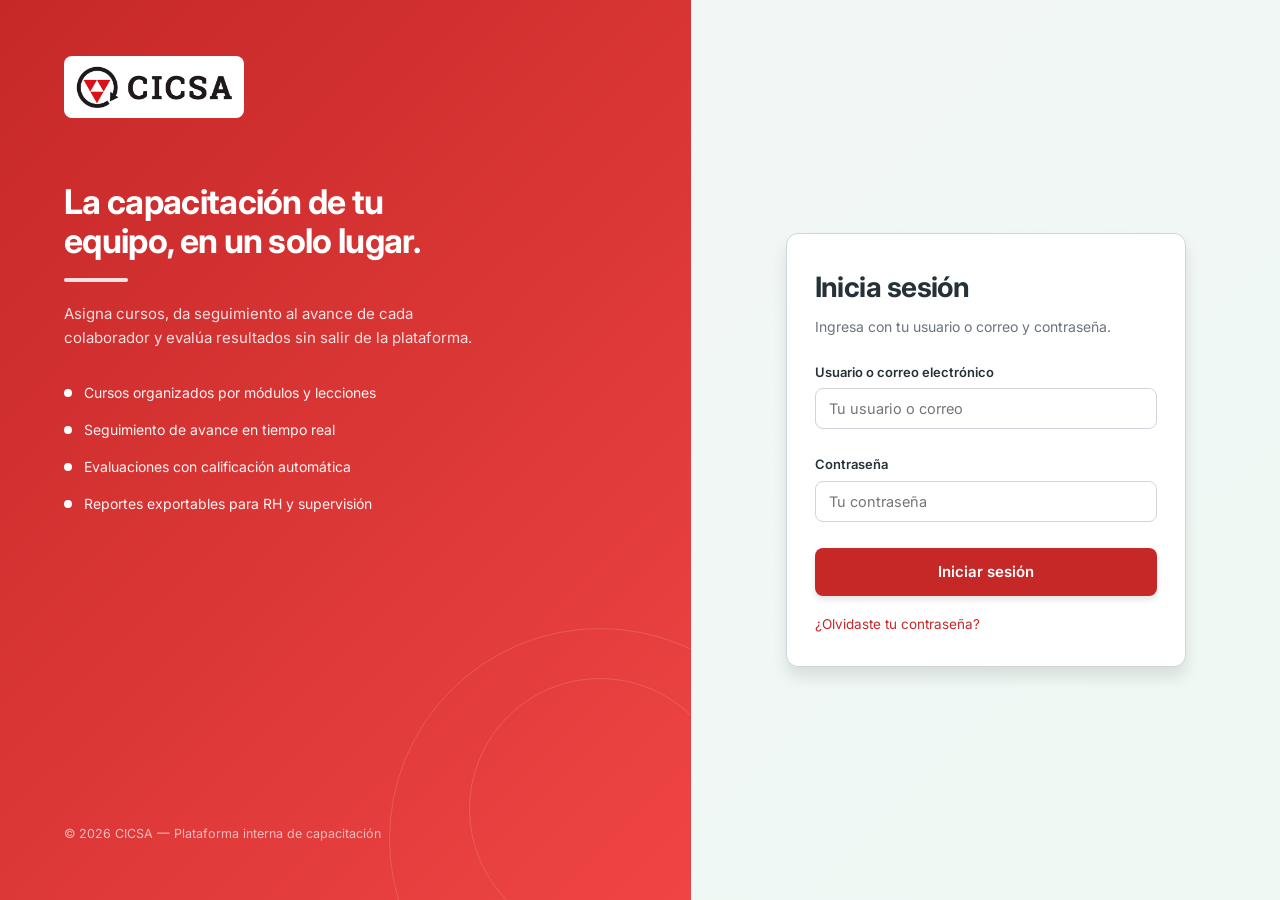
<file: admin/excelencia.html>
<!DOCTYPE html>
<html lang="es">
<head>
<meta charset="UTF-8"><meta name="viewport" content="width=device-width,initial-scale=1.0">
<title>CICSA · Tabla de Excelencia Académica</title>
<link rel="stylesheet" href="../css/styles.css">
<style>
.excelencia-pagina{max-width:1440px;margin:0 auto;padding:28px 30px 60px;color:#263740}.excelencia-hero{background:linear-gradient(135deg,#fff,#f3f7f9);border:1px solid #d6e0e4;border-radius:18px;padding:26px 28px;margin-bottom:16px}.excelencia-kicker{font-size:12px;text-transform:uppercase;letter-spacing:.12em;font-weight:800;color:#6a7880;margin-bottom:6px}.excelencia-hero h1{margin:0;color:#1e3540;font-size:32px}.excelencia-hero p{margin:7px 0 0;color:#697981}.excelencia-filtros{display:grid;grid-template-columns:1fr 1.2fr 1fr 1.25fr;gap:13px;background:#fff;border:1px solid #d6e0e4;border-radius:15px;padding:16px;margin-bottom:16px}.excelencia-filtros label{display:flex;flex-direction:column;gap:7px;font-size:12px;font-weight:800;color:#4d5e66}.excelencia-filtros select,.excelencia-filtros input{height:44px;border:1px solid #cbd6db;border-radius:9px;padding:0 12px;background:#fff;color:#263740;font:inherit}.excelencia-filtros select:focus,.excelencia-filtros input:focus{outline:none;border-color:#718995;box-shadow:0 0 0 3px rgba(113,137,149,.14)}.excelencia-resumen{display:grid;grid-template-columns:repeat(4,1fr);gap:13px;margin-bottom:16px}.excelencia-metrica{background:#fff;border:1px solid #d6e0e4;border-radius:13px;padding:15px 17px}.excelencia-metrica span{display:block;color:#77858d;font-size:11px;margin-bottom:5px}.excelencia-metrica strong{font-size:21px;color:#263740}.excelencia-metrica small{display:block;color:#89949a;margin-top:3px}.excelencia-grid{display:grid;grid-template-columns:minmax(0,1fr) 290px;gap:16px;align-items:start}.excelencia-panel{background:#fff;border:1px solid #d6e0e4;border-radius:15px;padding:19px;margin-bottom:16px}.panel-title{display:flex;justify-content:space-between;gap:12px;align-items:flex-start;margin-bottom:15px}.panel-title h2{margin:0;font-size:19px;color:#263740}.panel-title p{margin:4px 0 0;font-size:12px;color:#78868d}.podio{display:grid;grid-template-columns:1fr 1.08fr 1fr;gap:13px;align-items:end}.podio-card{border:1px solid #dce4e7;border-radius:14px;background:#fbfcfd;padding:18px;text-align:center;min-height:205px;display:flex;flex-direction:column;justify-content:center}.podio-card.primer{min-height:235px;border-color:#c8aa5c;background:linear-gradient(#fffdf7,#fff)}.podio-medalla{font-size:28px}.podio-avatar{width:52px;height:52px;border-radius:50%;background:#e9eef1;display:grid;place-items:center;margin:7px auto;font-weight:800;color:#40545e}.podio-card h3{margin:0;font-size:15px;color:#263740}.podio-area{font-size:12px;color:#7a878e;margin-top:3px}.podio-nota{font-size:27px;font-weight:800;color:#263740;margin-top:9px}.podio-nota small{font-size:11px;color:#7b878d}.podio-insignias{display:flex;justify-content:center;gap:5px;flex-wrap:wrap;margin-top:8px}.mini-insignia{width:29px;height:29px;border-radius:50%;display:grid;place-items:center;background:#f3f5f6;border:1px solid #dce4e7}.tabla-wrap{overflow:auto;border:1px solid #d8e1e5;border-radius:11px}.tabla-excelencia{width:100%;border-collapse:collapse;min-width:980px}.tabla-excelencia th{background:#27363d;color:#fff;padding:12px 11px;text-align:left;font-size:10px;text-transform:uppercase;letter-spacing:.05em}.tabla-excelencia td{padding:13px 11px;border-bottom:1px solid #e4e9eb;font-size:12px;vertical-align:middle}.tabla-excelencia tr:last-child td{border-bottom:0}.puesto{font-weight:800;color:#66757d}.trabajador-nombre{display:block;font-weight:800;color:#263740}.trabajador-correo{display:block;color:#8a959b;font-size:10px;margin-top:3px}.barra-nota{display:inline-block;width:75px;height:7px;background:#e1e6e9;border-radius:8px;overflow:hidden;margin-right:6px;vertical-align:middle}.barra-nota i{display:block;height:100%;background:#5f737e;border-radius:8px}.nota-num{font-weight:800}.insignias-celda{display:flex;gap:4px;flex-wrap:wrap}.insignia-chip{display:inline-flex;width:27px;height:27px;border:1px solid #dce4e7;background:#f8fafb;border-radius:50%;align-items:center;justify-content:center}.estado{display:inline-flex;padding:5px 8px;border-radius:999px;font-size:10px;font-weight:800;background:#eef2f4}.estado.excelencia{background:#f4ecd4;color:#765d19}.estado.bueno{background:#e9f0f2;color:#49626c}.estado.proceso{background:#f5eeee;color:#8a4b4b}.estado.sin{background:#f0f2f3;color:#69767c}.mensaje{max-width:260px;margin-top:4px;color:#68767d;line-height:1.35}.insignias-panel{position:sticky;top:15px}.insignia-def{display:grid;grid-template-columns:38px 1fr;gap:9px;padding:10px 0;border-bottom:1px solid #e6eaec}.insignia-icon{width:36px;height:36px;border-radius:9px;background:#f2f5f6;display:grid;place-items:center;font-size:19px}.insignia-def strong{display:block;font-size:12px}.insignia-def span{display:block;font-size:10px;color:#7b878d;margin-top:2px;line-height:1.35}.grafica{display:grid;gap:13px}.grafica-fila{display:grid;gap:5px}.grafica-etiqueta{display:flex;justify-content:space-between;gap:12px;font-size:12px}.grafica-etiqueta span{overflow:hidden;text-overflow:ellipsis;white-space:nowrap}.grafica-etiqueta strong{font-size:12px}.grafica-track{height:11px;background:#e5e9eb;border-radius:20px;overflow:hidden}.grafica-track span{display:block;height:100%;border-radius:20px;background:#637781}.grafica-fila small{color:#849097;font-size:10px}.tabla-areas{width:100%;border-collapse:collapse}.tabla-areas th,.tabla-areas td{text-align:left;padding:10px;border-bottom:1px solid #e5eaec;font-size:11px}.tabla-areas th{font-size:10px;text-transform:uppercase;background:#f5f7f8}.tabla-areas tr:last-child td{border-bottom:0}.excelencia-vacio{text-align:center;padding:34px 18px;color:#7c898f}.boton-volver{white-space:nowrap}.boton-volver-wrap{display:flex;justify-content:flex-end;margin-top:16px}
@media(max-width:1100px){.excelencia-filtros{grid-template-columns:1fr 1fr}.excelencia-resumen{grid-template-columns:1fr 1fr}.excelencia-grid{grid-template-columns:1fr}.insignias-panel{position:static}}
@media(max-width:680px){.excelencia-pagina{padding:15px}.excelencia-hero{padding:21px}.excelencia-hero h1{font-size:27px}.excelencia-filtros,.excelencia-resumen{grid-template-columns:1fr}.podio{grid-template-columns:1fr}.podio-card,.podio-card.primer{min-height:auto}.excelencia-panel{padding:15px}}
</style>
</head>
<body class="pagina-admin">
<main class="contenedor-admin excelencia-pagina">
<section class="excelencia-hero"><div class="excelencia-marca"><img src="../assets/cicsa-logo.png" alt="CICSA" class="logo-cicsa-excelencia"><span>Centro corporativo de capacitación</span></div><div class="excelencia-kicker">Reconocimiento académico · CICSA</div><h1><span class="titulo-trofeo">⌁</span> Tabla de Excelencia Académica</h1><p>Reconocimiento al desempeño, la constancia y el compromiso con la capacitación.</p><div class="boton-volver-wrap"><button class="btn btn-secundario boton-volver" id="btn-volver-panel" type="button">← Volver al panel</button></div></section>
<section class="excelencia-filtros" aria-label="Filtros de excelencia">
<label>Ver desempeño por<select id="excelencia-tipo"><option value="general">Promedio general</option><option value="curso">Por curso</option></select></label>
<label>Curso<select id="excelencia-filtro-curso"><option value="">Todos los cursos</option></select></label>
<label>Área de trabajo<select id="excelencia-filtro-area"><option value="">Todas las áreas</option></select></label>
<label>Buscar trabajador<input id="excelencia-busqueda" type="search" placeholder="Nombre, correo o área..." autocomplete="off"></label>
</section>
<section class="excelencia-resumen">
<div class="excelencia-metrica"><span>Consulta actual</span><strong id="excelencia-contexto">Promedio general</strong><small id="excelencia-subcontexto">Todas las áreas</small></div>
<div class="excelencia-metrica"><span>Trabajadores en consulta</span><strong id="excelencia-total-trabajadores">0</strong><small>Incluye quienes aún no tienen evaluación</small></div>
<div class="excelencia-metrica"><span>Con resultado</span><strong id="excelencia-evaluados">0</strong><small>Examen registrado</small></div>
<div class="excelencia-metrica"><span>Promedio de la consulta</span><strong id="excelencia-promedio-consulta">—</strong><small>Sobre resultados disponibles</small></div>
</section>
<div class="excelencia-grid"><div>
<section class="excelencia-panel"><div class="panel-title"><div><h2><span class="icono-corporativo">01</span> Desempeño destacado</h2><p id="excelencia-podio-subtitulo">Mejores promedios generales de la consulta.</p></div></div><div id="excelencia-podio" class="podio"></div></section>
<section class="excelencia-panel"><div class="panel-title"><div><h2><span class="icono-corporativo">02</span> Desempeño académico</h2><p id="excelencia-grafica-titulo">Mejores promedios generales</p></div></div><div id="excelencia-grafica" class="grafica"></div></section>
<section class="excelencia-panel"><div class="panel-title"><div><h2><span class="icono-corporativo">03</span> Todos los trabajadores</h2><p>La consulta se actualiza al cambiar área, curso o búsqueda.</p></div></div><div class="tabla-wrap"><table class="tabla-excelencia"><thead><tr><th>#</th><th>Trabajador</th><th>Área</th><th>Resultado</th><th>Cursos</th><th>Horas</th><th>Insignias</th><th>Reconocimiento</th></tr></thead><tbody id="tabla-excelencia-cuerpo"></tbody></table></div></section>
<section class="excelencia-panel"><div class="panel-title"><div><h2><span class="icono-corporativo">04</span> Resumen por área</h2><p>Promedio de los resultados disponibles en cada área.</p></div></div><div class="tabla-wrap"><table class="tabla-areas"><thead><tr><th>Área</th><th>Trabajadores</th><th>Evaluados</th><th>Promedio</th></tr></thead><tbody id="excelencia-resumen-areas"></tbody></table></div></section>
</div><aside class="excelencia-panel insignias-panel"><div class="panel-title"><div><h2><span class="icono-corporativo">05</span> Reconocimientos</h2><p>Reconocimientos de capacitación.</p></div></div><div id="excelencia-insignias-definiciones"></div></aside></div>
</main>
<script src="../js/api.js?v=consumo-1"></script><script src="../js/admin/excelencia.js"></script>
</body></html>
</file>
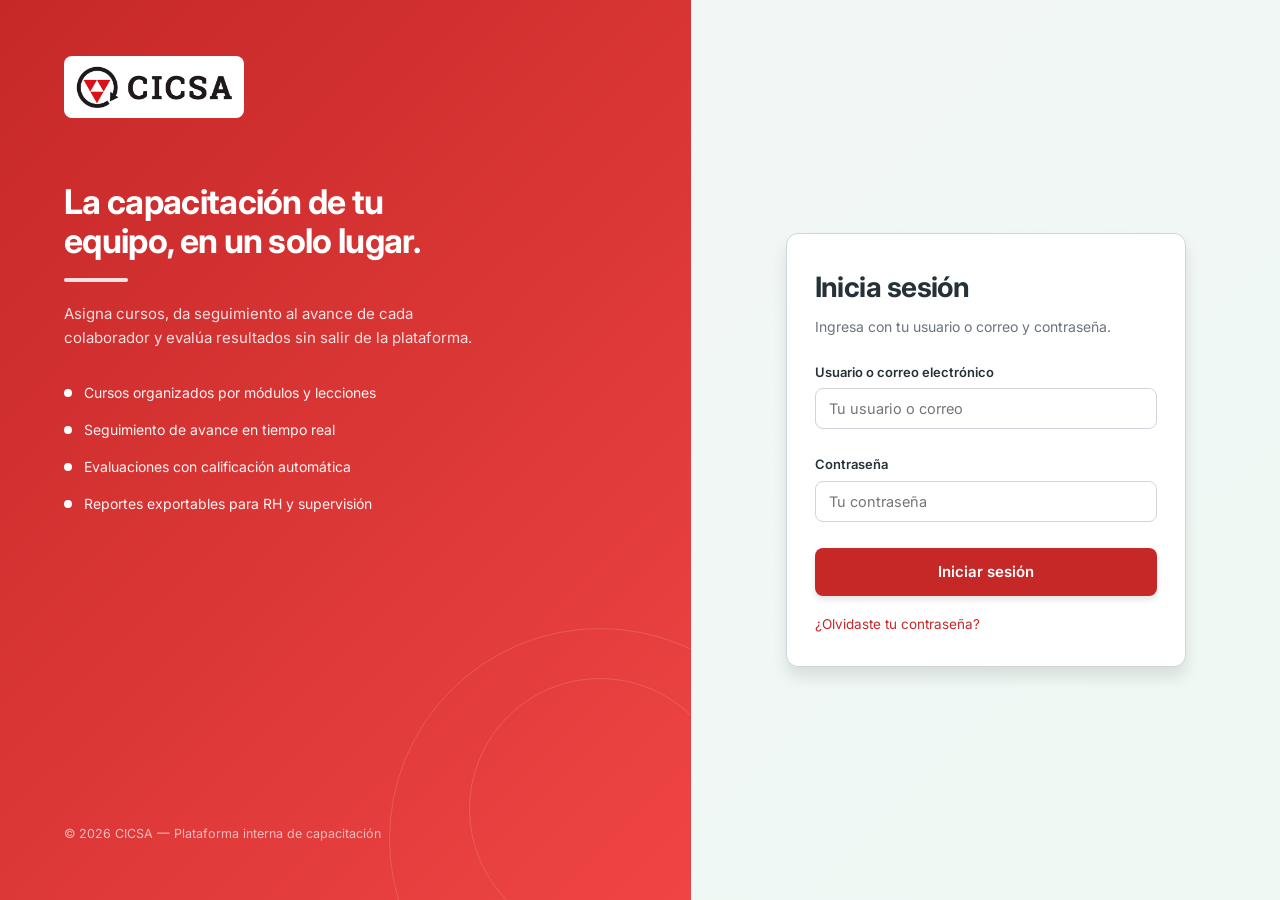
<file: trabajador/dashboard.html>
<!DOCTYPE html>
<html lang="es">
<head>
  <meta charset="UTF-8" />
  <meta name="viewport" content="width=device-width, initial-scale=1.0, viewport-fit=cover" />
  <title>CICSA Capacita — Mi aprendizaje</title>
  <link rel="stylesheet" href="../css/styles.css" />
</head>
<body class="aprendizaje-animado">

<div class="app-shell">
  <aside class="app-sidebar" id="sidebar-trabajador">
    <div class="marca marca-corporativa">
      <img src="../assets/cicsa-logo.png" alt="CICSA" class="logo-cicsa-trabajador">
      <span>CAPACITACIÓN</span>
    </div>

    <ul class="nav-lateral">
      <li><a href="dashboard.html" class="activo"><span class="icono icono-lineal">
        <svg viewBox="0 0 24 24" aria-hidden="true"><path d="M4 10.5 12 4l8 6.5V19a1 1 0 0 1-1 1h-4v-7H9v7H5a1 1 0 0 1-1-1v-8.5Z"></path></svg>
      </span> Mi aprendizaje</a></li>
      <li><a href="perfil.html"><span class="icono icono-lineal">
        <svg viewBox="0 0 24 24" aria-hidden="true"><circle cx="12" cy="8" r="4"></circle><path d="M4 19c1.4-3.2 4.3-4.8 8-4.8s6.6 1.6 8 4.8"></path></svg>
      </span> Mi perfil</a></li>
      <li><a href="tutorial.html"><span class="icono icono-lineal">?</span> Tutorial de uso</a></li>
    </ul>

    <div class="tarjeta-usuario-sidebar">
      <div class="avatar" id="avatar-trabajador">--</div>
      <div>
        <div class="nombre" id="nombre-trabajador">—</div>
        <div class="rol">Trabajador</div>
      </div>
    </div>
  </aside>

  <div class="app-main-panel">
    <!-- NAVBAR SUPERIOR -->
    <nav class="navbar-top">
      <button class="btn btn-texto sidebar-toggle" id="btn-toggle-sidebar-trabajador" type="button" aria-controls="sidebar-trabajador" aria-expanded="false" aria-label="Abrir menú de navegación">☰</button>
      <div class="navbar-centro">
        <div class="buscador-nav">
          <svg class="icono-lupa" viewBox="0 0 24 24" aria-hidden="true">
            <circle cx="11" cy="11" r="5.5"></circle>
            <path d="M16 16L20.5 20.5"></path>
          </svg>
          <input type="search" id="buscar-curso" placeholder="Buscar cursos…" aria-label="Buscar cursos" autocomplete="off" />
        </div>
      </div>

      <div class="navbar-derecha">
        <div class="notificaciones-wrap">
          <button class="btn btn-texto notificaciones-btn" id="btn-notificaciones" type="button" aria-haspopup="dialog" aria-controls="modal-notificaciones" aria-expanded="false" title="Notificaciones" aria-label="Notificaciones" style="display: none;">
            <svg class="notificaciones-icono" viewBox="0 0 24 24" aria-hidden="true">
              <path d="M6.5 16.5h11l-1.1-1.1a2.1 2.1 0 0 1-.6-1.5V10a4.8 4.8 0 1 0-9.6 0v3.9c0 .6-.2 1.1-.6 1.5L6.5 16.5Z"></path>
              <path d="M10 18.5a2 2 0 0 0 4 0"></path>
            </svg>
            <span class="notificaciones-badge" id="notificaciones-badge">0</span>
          </button>
        </div>
        <button class="btn btn-texto help-btn" title="Ayuda" aria-label="Ayuda">
          <svg class="help-icon" viewBox="0 0 24 24" aria-hidden="true">
            <circle cx="12" cy="12" r="8.5"></circle>
            <path d="M9.6 9.4A2.7 2.7 0 0 1 13 8.3a2.6 2.6 0 0 1 1 4.9c-.8.6-1.5 1.1-1.5 2.3"></path>
            <path d="M12 17.4h.01"></path>
          </svg>
        </button>
        <button class="disparador-perfil" id="disparador-perfil">
          <div class="avatar" id="avatar-trabajador-compact">--</div>
          <div class="datos">
            <div class="nombre" id="nombre-trabajador-compact">—</div>
          </div>
        </button>
      </div>
    </nav>

    <!-- CONTENIDO PRINCIPAL -->
    <main class="app-contenido-top">
      <div class="dashboard-layout">
        
        <!-- COLUMNA PRINCIPAL (70%) -->
        <div class="dashboard-main">
          <div class="encabezado-vista">
            <h2 id="bienvenida-trabajador">Bienvenido</h2>
            <p class="muted">Cursos en progreso asignados a tu cuenta</p>
          </div>

          <!-- FILTROS Y VISTA -->
          <div class="barra-acciones">
            <select id="filtro-academia" style="padding: 8px 12px; border-radius: var(--radio-md); border: 1px solid var(--gris-borde); background: var(--blanco); cursor: pointer;">
              <option value="">Todas las academias</option>
              <option value="Academia técnica">Academia técnica</option>
              <option value="Academia de liderazgo">Academia de liderazgo</option>
            </select>
            
            <select id="filtro-tipo" style="padding: 8px 12px; border-radius: var(--radio-md); border: 1px solid var(--gris-borde); background: var(--blanco); cursor: pointer;">
              <option value="">Todos los tipos</option>
              <option value="Obligatorio">Obligatorio</option>
              <option value="Electivo">Electivo</option>
            </select>

            <div style="margin-left: auto; display: flex; gap: var(--gap-sm);">
              <button class="btn btn-secundario btn-sm activo" id="vista-grilla" title="Vista de grilla">◫</button>
              <button class="btn btn-secundario btn-sm" id="vista-lista" title="Vista de lista">☰</button>
            </div>
          </div>

          <!-- GRID DE CURSOS -->
          <div class="rejilla-cursos" id="rejilla-cursos-trabajador"></div>
        </div>

        <!-- SIDEBAR DERECHO (30%) - GAMIFICACIÓN E HITOS -->
        <aside class="dashboard-sidebar">
          <!-- ÚLTIMOS LOGROS -->
          <div class="tarjeta">
            <h3 style="margin-bottom: var(--gap-md);">Últimos logros</h3>
            
            <div id="logros-container" style="display: flex; flex-direction: column; gap: var(--gap-md);">
              <div style="text-align: center; padding: var(--gap-lg); background: var(--gris-ligero); border-radius: var(--radio-md);">
                <p class="muted" style="font-size: 12px;">No hay logros todavía</p>
              </div>
            </div>
          </div>

          <!-- PRÓXIMAS TAREAS -->
          <div class="tarjeta" style="margin-top: var(--gap-lg);">
            <h3 style="margin-bottom: var(--gap-md);">Próximas tareas</h3>
            
            <div id="tareas-container" style="display: flex; flex-direction: column; gap: var(--gap-md);">
              <div style="padding: var(--gap-md); background: #fef3c7; border-left: 4px solid #f59e0b; border-radius: var(--radio-md);">
                <p style="font-size: 13px; margin: 0; color: #92400e;">
                  <strong>Quiz: Fundamentos</strong><br/>
                  <span style="color: #b45309;">Vence hoy</span>
                </p>
              </div>
            </div>
          </div>

          <!-- ESTADÍSTICAS -->
          <div class="tarjeta" style="margin-top: var(--gap-lg);">
            <h3 style="margin-bottom: var(--gap-md);">Tu progreso</h3>
            <div style="display: flex; justify-content: space-around; gap: var(--gap-md);">
              <div style="text-align: center;">
                <div style="font-size: 20px; font-weight: 700; color: var(--verde-primario);" id="stat-completados">0</div>
                <p style="font-size: 12px; color: var(--gris-suave); margin-top: 4px;">Completados</p>
              </div>
              <div style="text-align: center;">
                <div style="font-size: 20px; font-weight: 700; color: var(--verde-claro);" id="stat-progreso">0</div>
                <p style="font-size: 12px; color: var(--gris-suave); margin-top: 4px;">En progreso</p>
              </div>
              <div style="text-align: center;">
                <div style="font-size: 20px; font-weight: 700; color: var(--advertencia);" id="stat-noIniciados">0</div>
                <p style="font-size: 12px; color: var(--gris-suave); margin-top: 4px;">No iniciados</p>
              </div>
            </div>
          </div>
        </aside>
      </div>
    </main>
  </div>
</div>

<!-- DRAWER DE PERFIL -->
<div id="modal-notificaciones" class="modal-notificaciones oculto" aria-hidden="true">
  <div class="modal-notificaciones-contenido" role="dialog" aria-modal="true" aria-labelledby="notificaciones-titulo" aria-describedby="notificaciones-resumen">
    <div class="modal-notificaciones-header">
      <div><h3 id="notificaciones-titulo">Notificaciones</h3><p id="notificaciones-resumen">Novedades de tus cursos</p></div>
      <button class="btn btn-texto modal-notificaciones-close" type="button" aria-label="Cerrar notificaciones"><svg viewBox="0 0 24 24" aria-hidden="true" focusable="false"><path d="m6 6 12 12M18 6 6 18"/></svg></button>
    </div>
    <div id="lista-notificaciones" class="lista-notificaciones"></div>
    <p id="notificaciones-error" role="alert"></p>
    <div class="notificaciones-footer"><span id="notificaciones-estado" role="status" aria-live="polite">Novedades de tu aprendizaje</span><button type="button" id="btn-quitar-todas-notificaciones">Quitar todas</button></div>
  </div>
</div>

<div id="toast-container" class="toast-container" aria-live="polite" aria-atomic="true"></div>

<div class="fondo-drawer" id="fondo-drawer"></div>
<aside class="drawer-perfil" id="drawer-perfil">
  <div class="drawer-cabecera">
    <div>
      <div class="avatar grande" id="avatar-drawer">--</div>
      <div class="nombre-completo" id="nombre-drawer">—</div>
      <div class="correo" id="correo-drawer">—</div>
    </div>
  </div>
  
  <div class="drawer-cuerpo">
    <div class="drawer-seccion">
      <a href="dashboard.html" class="drawer-item"><span>Mi aprendizaje</span><span class="flecha">›</span></a>
    </div>
    
    <div class="drawer-separador"></div>
    
    <div class="drawer-seccion">
      <div class="titulo-seccion">Perfil</div>
      <a href="perfil.html" class="drawer-item"><span>Insignias y certificados</span><span class="flecha">›</span></a>
      <a href="perfil.html?tab=historial" class="drawer-item"><span>Historia de aprendizaje</span><span class="flecha">›</span></a>
    </div>

    <div class="drawer-separador"></div>
    
    <div class="drawer-seccion">
      <div class="titulo-seccion">Configuración</div>
      <a href="perfil.html#vista-insignias" class="drawer-item"><span>Preferencias</span><span class="flecha">›</span></a>
      <a href="perfil.html#vista-insignias" class="drawer-item"><span>Idioma</span><span class="flecha">›</span></a>
      <a href="soporte.html" class="drawer-item"><span>Soporte</span><span class="flecha">›</span></a>
    </div>
  </div>
  
  <div class="drawer-pie">
    <button class="btn btn-secundario btn-bloque" id="btn-cerrar-sesion">Cerrar sesión</button>
  </div>
</aside>

<script src="../js/api.js?v=consumo-1"></script>
<script src="../js/menu-perfil.js"></script>
<script src="../js/worker-dashboard.js"></script>
<script src="../js/dashboard-animaciones.js"></script>
</body>
</html>
</file>
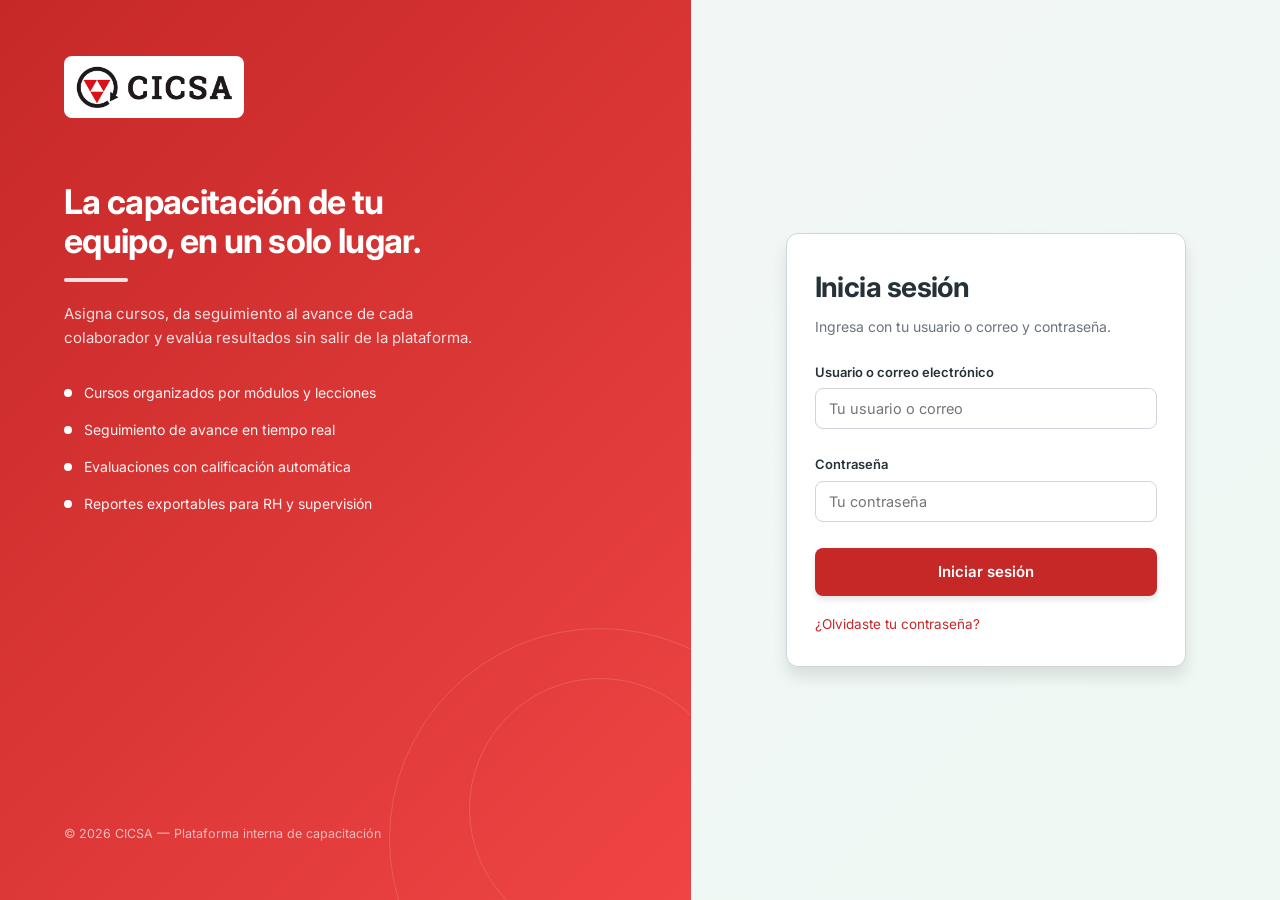
<file: trabajador/lector.html>
<!DOCTYPE html>
<html lang="es">
<head>
  <meta charset="UTF-8" />
  <meta name="viewport" content="width=device-width, initial-scale=1.0, viewport-fit=cover" />
  <title>CICSA Capacita — Lector de Curso</title>
  <link rel="stylesheet" href="../css/styles.css" />
  <link rel="stylesheet" href="../css/lector-mejoras.css?v=20260922-2" />
</head>
<body>

<div class="lector-curso">
  <!-- SIDEBAR IZQUIERDO: ESQUEMA DEL CURSO -->
  <aside class="lector-sidebar" id="lector-sidebar">
    <div class="lector-cabecera">
      <button class="lector-volver" id="btn-volver-dashboard" title="Volver al dashboard" aria-label="Volver a mi aprendizaje">
        <svg viewBox="0 0 24 24" aria-hidden="true" focusable="false">
          <path d="M15.5 5.5L9 12l6.5 6.5" />
        </svg>
      </button>
      <div class="lector-titulo" id="lector-titulo-curso">Cargando curso…</div>
    </div>

    <!-- Navegación del contenido -->
    <div class="lector-tabs">
      <button class="lector-tab activo" data-tab="esquema">Contenido del curso</button>
    </div>

    <!-- CONTENIDO TAB: Esquema del Curso -->
    <div class="lector-esquema" id="tab-esquema" style="display: block;">
      <div class="lector-buscador">
        <input type="search" placeholder="Buscar una lección..." aria-label="Buscar dentro del curso" />
        <span aria-hidden="true">⌕</span>
      </div>
      <p id="lector-lecciones-completadas" class="lector-resumen">Cargando progreso…</p>
      <div id="estructura-modulos"></div>
      <nav class="lector-ayuda-soporte" aria-label="Ayuda y soporte"><a href="tutorial.html" target="_blank" rel="noopener">Ayuda</a><a href="soporte.html" target="_blank" rel="noopener">Soporte</a></nav>
      <p id="lector-busqueda-vacia" class="lector-resumen" hidden>No hay lecciones con ese nombre.</p>
    </div>

  </aside>
  <div class="lector-separador" id="lector-separador" role="separator" aria-orientation="vertical" aria-label="Ajustar ancho del menú del curso" tabindex="0"></div>

  <!-- AREA PRINCIPAL: CONTENIDO DEL CURSO -->
  <div class="lector-contenido-main">
    <header class="lector-topbar">
      <div class="lector-miga">
        <button class="lector-sidebar-toggle" id="btn-toggle-sidebar" type="button"
          aria-controls="lector-sidebar" aria-expanded="true" aria-label="Ocultar menú del curso">
          <svg viewBox="0 0 24 24" aria-hidden="true" focusable="false">
            <path d="M4 7h16M4 12h16M4 17h16" />
          </svg>
        </button>
        <a class="lector-miga-seccion" href="dashboard.html">Mi aprendizaje</a>
        <span aria-hidden="true">/</span>
        <strong id="lector-topbar-curso">Curso</strong>
        <span aria-hidden="true">/</span>
        <span id="lector-topbar-leccion">Selecciona una lección</span>
      </div>
      <div class="lector-topbar-meta">
        <div class="lector-curso-datos" aria-label="Información del curso">
          <span id="lector-curso-categoria">Curso</span>
          <span id="lector-curso-duracion">Duración —</span>
          <span id="lector-curso-estado">En progreso</span><span id="lector-tiempo-restante" class="lector-tiempo-restante">⏱ 00:00:00 restantes</span>
        </div>
        <span class="lector-progreso-label">Progreso del curso</span>
        <strong id="lector-progreso-porcentaje">0%</strong>
      </div>
    </header>
    <div class="lector-progreso-barra" aria-label="Progreso del curso">
      <span id="lector-progreso-relleno"></span>
    </div>
    <div class="lector-viewport">
      <div class="lector-contenido" id="contenido-tema">
        <div class="lector-bienvenida">
          <span class="lector-etiqueta">COMIENZA AQUÍ</span>
          <h1>Bienvenido al curso</h1>
          <p>Selecciona un tema del esquema para comenzar.</p>
        </div>
      </div>

    </div>
    <footer class="lector-pasos">
      <div class="lector-pasos-info">
        <div class="lector-progreso-navegacion">Lección <span id="progreso-actual">0</span> de <span id="progreso-total">0</span></div>
        <span id="lector-estado-leccion" aria-live="polite">Selecciona una lección</span>
      </div>
      <p id="lector-aviso-guardado" role="alert"></p>
      <div class="lector-pasos-acciones">
        <button class="lector-nav-btn" id="btn-anterior" type="button" disabled>Anterior</button>
        <button class="lector-nav-btn" id="btn-siguiente" type="button" disabled>Siguiente</button>
      </div>
    </footer>
  </div>
</div>

<script src="../js/api.js?v=consumo-1"></script>
<script src="../js/validacion-leccion.js?v=1"></script>
<script src="../js/lector.js?v=consumo-1"></script>
</body>
</html>
</file>
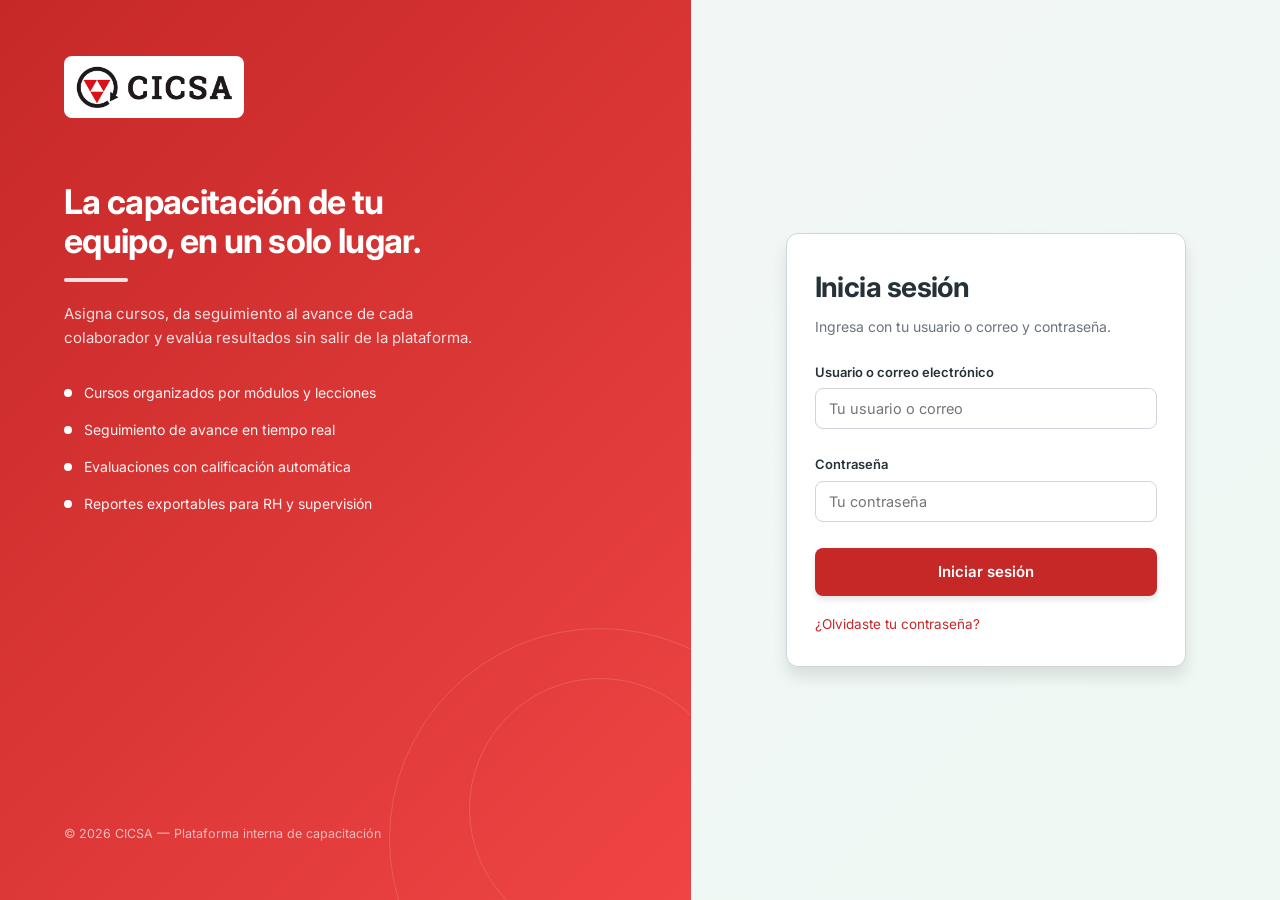
<file: trabajador/perfil.html>
<!DOCTYPE html>
<html lang="es">
<head>
  <meta charset="UTF-8" />
  <meta name="viewport" content="width=device-width, initial-scale=1.0, viewport-fit=cover" />
  <title>CICSA Capacita — Mi Perfil</title>
  <link rel="stylesheet" href="../css/styles.css" />
</head>
<body>

<div class="app-shell perfil-shell">
  <!-- SIDEBAR -->
  <aside class="app-sidebar" id="sidebar-trabajador">
    <div class="marca">
      <span class="marca-icono">CC</span>
      CICSA Capacita
    </div>

    <ul class="nav-lateral">
      <li><a href="dashboard.html"><span class="icono icono-lineal">
        <svg viewBox="0 0 24 24" aria-hidden="true"><path d="M4 10.5 12 4l8 6.5V19a1 1 0 0 1-1 1h-4v-7H9v7H5a1 1 0 0 1-1-1v-8.5Z"></path></svg>
      </span> Mi aprendizaje</a></li>
      <li><a href="perfil.html" class="activo"><span class="icono icono-lineal">
        <svg viewBox="0 0 24 24" aria-hidden="true"><circle cx="12" cy="8" r="4"></circle><path d="M4 19c1.4-3.2 4.3-4.8 8-4.8s6.6 1.6 8 4.8"></path></svg>
      </span> Mi perfil</a></li>
    </ul>

    <div class="tarjeta-usuario-sidebar">
      <div class="avatar" id="avatar-trabajador">--</div>
      <div>
        <div class="nombre" id="nombre-trabajador">—</div>
        <div class="rol">Trabajador</div>
      </div>
    </div>
  </aside>

  <!-- PANEL PRINCIPAL -->
  <div class="app-main-panel">
    <!-- NAVBAR SUPERIOR -->
    <nav class="navbar-top">
      <button class="btn btn-texto sidebar-toggle" id="btn-toggle-sidebar-trabajador" type="button" aria-controls="sidebar-trabajador" aria-expanded="false" aria-label="Abrir menú de navegación">☰</button>
      <div class="navbar-centro">
        <div class="tabs-navbar">
          <a href="#insignias" class="item-nav activo" data-vista="insignias">Insignias y certificados</a>
          <a href="#historial" class="item-nav" data-vista="historial">Historia de aprendizaje</a>
        </div>
      </div>

      <div class="navbar-derecha">
        <button id="btn-notificaciones" type="button" aria-controls="modal-notificaciones" aria-expanded="false" class="btn btn-texto notificaciones-btn" title="Notificaciones" aria-label="Notificaciones">
          <svg class="notificaciones-icono" viewBox="0 0 24 24" aria-hidden="true">
            <path d="M6.5 16.5h11l-1.1-1.1a2.1 2.1 0 0 1-.6-1.5V10a4.8 4.8 0 1 0-9.6 0v3.9c0 .6-.2 1.1-.6 1.5L6.5 16.5Z"></path>
            <path d="M10 18.5a2 2 0 0 0 4 0"></path>
          </svg><span id="notificaciones-badge" class="notificaciones-badge" style="display:none">0</span>
        </button>
        <button class="btn btn-texto help-btn" title="Ayuda" aria-label="Ayuda">
          <svg class="help-icon" viewBox="0 0 24 24" aria-hidden="true">
            <circle cx="12" cy="12" r="8.5"></circle>
            <path d="M9.6 9.4A2.7 2.7 0 0 1 13 8.3a2.6 2.6 0 0 1 1 4.9c-.8.6-1.5 1.1-1.5 2.3"></path>
            <path d="M12 17.4h.01"></path>
          </svg>
        </button>
        <button class="disparador-perfil" id="disparador-perfil">
          <div class="avatar" id="avatar-trabajador-compact">--</div>
          <div class="datos">
            <div class="nombre" id="nombre-trabajador-compact">—</div>
          </div>
        </button>
      </div>
    </nav>

    <!-- CONTENIDO PRINCIPAL -->
    <main class="app-contenido-top">
      <!-- VISTA: INSIGNIAS Y CERTIFICADOS -->
      <section id="vista-insignias" class="vista">
        <div class="encabezado-vista">
          <h2>Insignias y certificados</h2>
          <p class="muted">Tus logros en la plataforma</p>
        </div>

        <!-- PERFIL DE USUARIO (Card superior) -->
        <div class="tarjeta" style="margin-bottom: var(--gap-2xl); text-align: center;">
          <div class="avatar grande" id="avatar-perfil" style="margin: 0 auto var(--gap-lg);">--</div>
          <h3 id="nombre-perfil">—</h3>
          <p class="muted" style="margin-bottom: var(--gap-md);" id="correo-perfil">—</p>
          <div style="display: grid; grid-template-columns: 1fr 1fr 1fr; gap: var(--gap-lg); text-align: center;">
            <div>
              <div style="font-size: 24px; font-weight: 700; color: var(--verde-primario);" id="metrica-certificados">0</div>
              <p class="muted">Certificados</p>
            </div>
            <div>
              <div style="font-size: 24px; font-weight: 700; color: var(--verde-claro);" id="metrica-insignias">0</div>
              <p class="muted">Insignias</p>
            </div>
            <div>
              <div style="font-size: 24px; font-weight: 700; color: var(--advertencia);" id="metrica-progreso">0%</div>
              <p class="muted">Progreso</p>
            </div>
          </div>
        </div>

        <section id="panel-desempeno" class="panel-desempeno" hidden aria-live="polite">
          <div class="panel-desempeno-icono" id="panel-desempeno-icono" aria-hidden="true">★</div>
          <div>
            <span class="panel-desempeno-etiqueta" id="panel-desempeno-etiqueta">Tu desempeño</span>
            <h3 id="panel-desempeno-titulo"></h3>
            <p id="panel-desempeno-mensaje"></p>
          </div>
          <strong id="panel-desempeno-promedio"></strong>
        </section>

        <!-- INSIGNIAS Y CERTIFICADOS -->
        <div id="certificados" style="margin-bottom: var(--gap-2xl);">
          <h3 style="margin-bottom: var(--gap-lg);" class="titulo-seccion-icono">
            <svg viewBox="0 0 24 24" aria-hidden="true" style="color: #8b5cf6; width: 22px; height: 22px;">
              <path d="M8 4.5h8a2 2 0 0 1 2 2V8l-2 1.2V7H8v2.2L6 8V6.5a2 2 0 0 1 2-2Z" fill="none" stroke="currentColor" stroke-width="1.8" stroke-linecap="round" stroke-linejoin="round"></path>
              <path d="M12 9.5 13.9 13l3.8.6-2.8 2.7 0.7 3.7-3.6-1.9-3.6 1.9.7-3.7-2.8-2.7 3.8-.6L12 9.5Z" fill="none" stroke="currentColor" stroke-width="1.8" stroke-linecap="round" stroke-linejoin="round"></path>
            </svg>
            Insignias y certificados
          </h3>
          <div id="contenedor-insignias" style="display: grid; grid-template-columns: repeat(auto-fill, minmax(120px, 1fr)); gap: var(--gap-lg); margin-bottom: var(--gap-lg);">
            <div class="tarjeta" style="text-align: center; padding: var(--gap-lg);">
              <div class="icono-estado-vacio" style="margin-bottom: var(--gap-md); color: #8b5cf6;">
                <svg viewBox="0 0 24 24" aria-hidden="true" style="width: 26px; height: 26px;">
                  <path d="M8 4.5h8a2 2 0 0 1 2 2V8l-2 1.2V7H8v2.2L6 8V6.5a2 2 0 0 1 2-2Z" fill="none" stroke="currentColor" stroke-width="1.8" stroke-linecap="round" stroke-linejoin="round"></path>
                  <path d="M12 9.5 13.9 13l3.8.6-2.8 2.7 0.7 3.7-3.6-1.9-3.6 1.9.7-3.7-2.8-2.7 3.8-.6L12 9.5Z" fill="none" stroke="currentColor" stroke-width="1.8" stroke-linecap="round" stroke-linejoin="round"></path>
                </svg>
              </div>
              <p style="font-size: 12px; font-weight: 600;">No hay insignias aún</p>
            </div>
          </div>
          <div id="contenedor-certificados" style="display: flex; flex-direction: column; gap: var(--gap-lg);">
            <div class="tarjeta">
              <p class="muted" style="text-align: center;">No hay certificados aún. Completa un curso para obtener uno.</p>
            </div>
          </div>
        </div>
      </section>

      <!-- VISTA: HISTORIA DE APRENDIZAJE -->
      <section id="vista-historial" class="vista oculto">
        <div class="historial-hero">
          <div class="historial-usuario">
            <div class="avatar grande historial-avatar" id="avatar-historial">--</div>
            <div>
              <div class="historial-bienvenida">Bienvenido(a),</div>
              <h3 id="nombre-historial">—</h3>
              <div class="historial-rol">Trabajador · CICSA Capacita</div>
            </div>
          </div>

          <div class="historial-metricas">
            <div class="historial-metrica">
              <div class="historial-metrica-icono"><svg class="perfil-icono-lineal" viewBox="0 0 24 24" aria-hidden="true" focusable="false"><circle cx="12" cy="8" r="5"/><path d="m8.5 12-1 9 4.5-3 4.5 3-1-9"/></svg></div>
              <div>
                <strong id="meta-insignias-historial">0</strong>
                <span>Insignias obtenidas</span>
              </div>
            </div>
            <div class="historial-metrica">
              <div class="historial-metrica-icono"><svg class="perfil-icono-lineal" viewBox="0 0 24 24" aria-hidden="true" focusable="false"><path d="M6 3h9l4 4v14H6V3Zm8 0v5h5M9 14l2 2 4-5"/></svg></div>
              <div>
                <strong id="meta-cursos-historial">0</strong>
                <span>Cursos completados</span>
              </div>
            </div>
          </div>
        </div>

        <div class="historial-toolbar">
          <div class="historial-search">
            <input type="text" id="buscar-historial" placeholder="Buscar" />
            <span class="historial-search-icon"><svg class="perfil-icono-lineal" viewBox="0 0 24 24" aria-hidden="true" focusable="false"><circle cx="10.5" cy="10.5" r="6.5"/><path d="m16 16 5 5"/></svg></span>
          </div>

          <div class="historial-filtros">
            <label>
              <span>Estado de finalización</span>
              <select id="filtro-historial-estado">
                <option value="">Todos</option>
                <option value="completado">Completado</option>
                <option value="en_proceso">En proceso</option>
                <option value="no_iniciado">No iniciado</option>
              </select>
            </label>
            <label>
              <span>Ordenar</span>
              <select id="filtro-historial-orden">
                <option value="reciente">Último</option>
                <option value="antiguo">Más antiguo</option>
                <option value="nombre">Nombre</option>
              </select>
            </label>
          </div>
        </div>

        <div id="contenedor-historial" class="historial-list"></div>
      </section>
    </main>
  </div>
</div>

<div id="modal-notificaciones" class="modal-notificaciones oculto" aria-hidden="true">
  <div class="modal-notificaciones-contenido" role="dialog" aria-modal="true" aria-labelledby="notificaciones-titulo" aria-describedby="notificaciones-resumen">
    <div class="modal-notificaciones-header">
      <div><h3 id="notificaciones-titulo">Notificaciones</h3><p id="notificaciones-resumen">Novedades de tus cursos</p></div>
      <button class="btn btn-texto modal-notificaciones-close" type="button" aria-label="Cerrar notificaciones"><svg viewBox="0 0 24 24" aria-hidden="true" focusable="false"><path d="m6 6 12 12M18 6 6 18"/></svg></button>
    </div>
    <div id="lista-notificaciones" class="lista-notificaciones"></div>
    <p id="notificaciones-error" role="alert"></p>
    <div class="notificaciones-footer"><span id="notificaciones-estado" role="status" aria-live="polite">Novedades de tu aprendizaje</span><button type="button" id="btn-quitar-todas-notificaciones">Quitar todas</button></div>
  </div>
</div>


<!-- DRAWER DE PERFIL -->
<div class="fondo-drawer" id="fondo-drawer"></div>
<aside class="drawer-perfil" id="drawer-perfil">
  <div class="drawer-cabecera">
    <div>
      <div class="avatar grande" id="avatar-drawer">--</div>
      <div class="nombre-completo" id="nombre-drawer">—</div>
      <div class="correo" id="correo-drawer">—</div>
    </div>
  </div>
  
  <div class="drawer-cuerpo">
    <div class="drawer-seccion">
      <a href="dashboard.html" class="drawer-item"><span>Mi aprendizaje</span><span class="flecha">›</span></a>
    </div>
    
    <div class="drawer-separador"></div>
    
    <div class="drawer-seccion">
      <div class="titulo-seccion">Perfil</div>
      <a href="perfil.html" class="drawer-item"><span>Insignias y certificados</span><span class="flecha">›</span></a>
      <a href="perfil.html?tab=historial" class="drawer-item"><span>Historia de aprendizaje</span><span class="flecha">›</span></a>
    </div>

    <div class="drawer-separador"></div>
    
    <div class="drawer-seccion">
      <div class="titulo-seccion">Configuración</div>
      <a href="perfil.html#vista-insignias" class="drawer-item"><span>Preferencias</span><span class="flecha">›</span></a>
      <a href="perfil.html#vista-insignias" class="drawer-item"><span>Idioma</span><span class="flecha">›</span></a>
      <a href="soporte.html" class="drawer-item"><span>Soporte</span><span class="flecha">›</span></a>
    </div>
  </div>
  
  <div class="drawer-pie">
    <button class="btn btn-secundario btn-bloque" id="btn-cerrar-sesion">Cerrar sesión</button>
  </div>
</aside>

<script src="../js/api.js?v=consumo-1"></script>
<script src="../js/menu-perfil.js"></script>
<script src="../js/notificaciones-perfil.js"></script>
<script src="../js/perfil.js"></script>
</body>
</html>
</file>
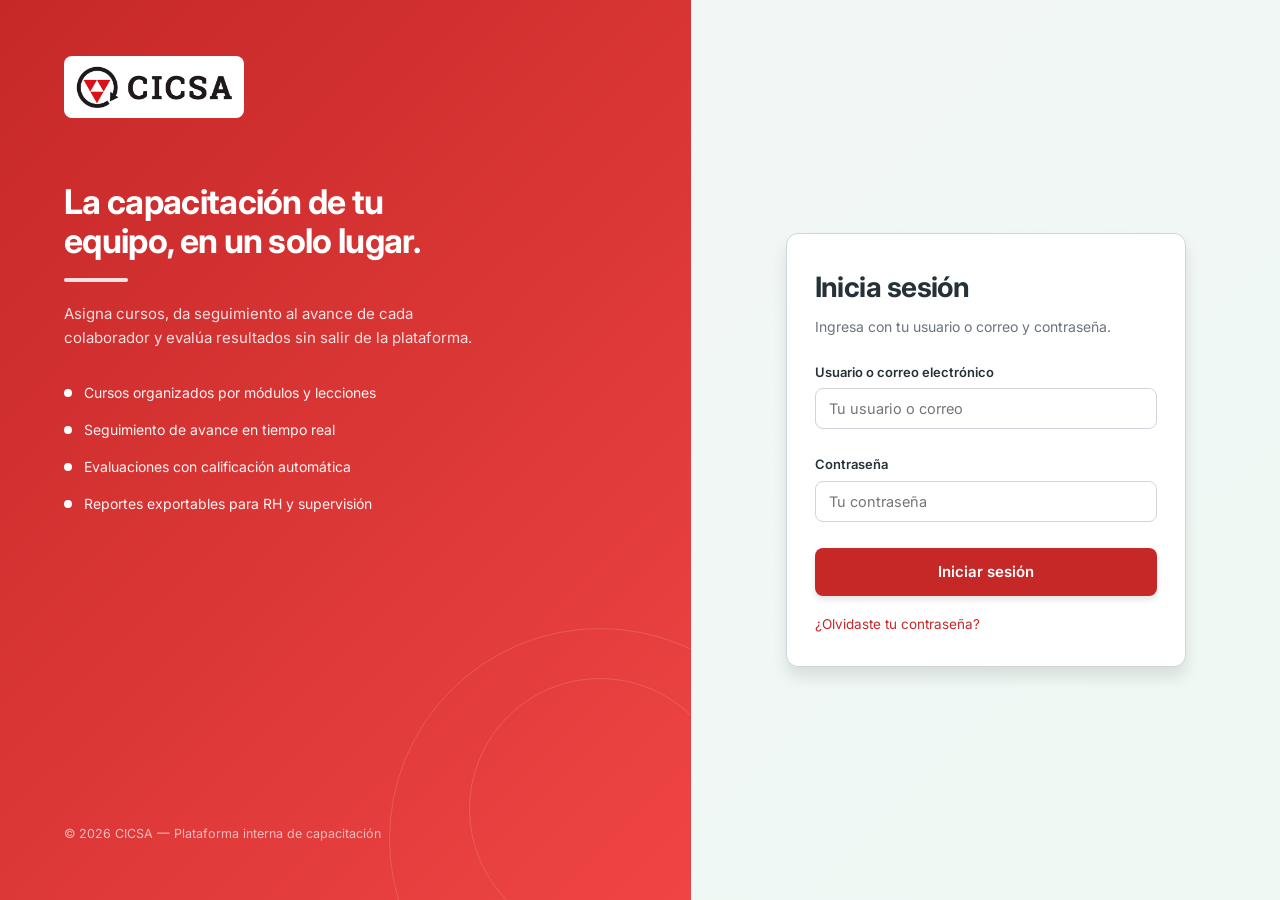
<file: trabajador/soporte.html>
<!DOCTYPE html>
<html lang="es">
<head>
<meta charset="UTF-8"><meta name="viewport" content="width=device-width,initial-scale=1.0">
<title>CICSA Capacita — Soporte</title>
<link rel="stylesheet" href="../css/styles.css"><link rel="stylesheet" href="../css/soporte.css">
</head>
<body class="soporte-pagina">
<header class="soporte-barra">
  <a id="soporte-volver" href="dashboard.html"><svg viewBox="0 0 24 24" aria-hidden="true" focusable="false"><path d="m10 6-6 6 6 6M4 12h16"/></svg><span id="soporte-volver-texto">Mi aprendizaje</span></a>
  <a class="soporte-ayuda-link" href="tutorial.html"><svg viewBox="0 0 24 24" aria-hidden="true" focusable="false"><path d="M12 5v15M3 4h4a6 6 0 0 1 5 2 6 6 0 0 1 5-2h4v15h-4a6 6 0 0 0-5 2 6 6 0 0 0-5-2H3Z"/></svg><span>Ayuda y tutoriales</span></a>
  <img src="../assets/cicsa-logo.png" alt="CICSA" width="1071" height="286">
</header>
<main class="soporte-contenido">
  <header class="soporte-presentacion">
    <div class="soporte-presentacion-icono"><svg viewBox="0 0 24 24" aria-hidden="true" focusable="false"><path d="M4 13v-2a8 8 0 0 1 16 0v2M4 12H2v6h4v-6H4Zm16 0h2v6h-4v-6h2ZM20 18v3h-6"/></svg></div>
    <div><span class="soporte-etiqueta">ESTAMOS PARA AYUDARTE</span><h1>Centro de soporte</h1><p>Cuéntanos qué necesitas. Aquí podrás seguir tu solicitud y consultar la respuesta.</p></div>
  </header>
  <div class="soporte-columnas">
    <section class="soporte-tarjeta soporte-nueva-tarjeta" aria-labelledby="soporte-nueva">
      <div class="soporte-seccion-cabecera"><span class="soporte-seccion-icono"><svg viewBox="0 0 24 24" aria-hidden="true" focusable="false"><path d="M21 11a8 8 0 0 1-8 8H7l-5 3V11a9 9 0 0 1 19 0ZM7 9h9M7 13h6"/></svg></span><div><h2 id="soporte-nueva">Nueva solicitud</h2><p>Completa los detalles para recibir asistencia.</p></div></div>
      <p id="soporte-identidad" class="soporte-identidad"></p>
      <form id="form-soporte">
        <div class="soporte-campos-fila">
          <div class="soporte-campo"><label for="soporte-tipo">Tipo de solicitud <span aria-hidden="true">*</span></label>
            <select id="soporte-tipo" required><option value="">Selecciona el motivo</option><option value="acceso">Problema de acceso</option><option value="password">Restablecer contraseña</option><option value="curso">Contenido o video</option><option value="evaluacion">Evaluación o examen</option><option value="certificado">Certificado</option><option value="repetir">Repetir un curso</option><option value="otro">Otro problema</option></select>
          </div>
          <div class="soporte-campo"><label for="soporte-curso">Curso relacionado <span>(opcional)</span></label><select id="soporte-curso"><option value="">Sin curso relacionado</option></select></div>
        </div>
        <div class="soporte-campo"><label for="soporte-descripcion">¿Qué ocurrió? <span aria-hidden="true">*</span></label><textarea id="soporte-descripcion" required minlength="10" maxlength="3000" rows="4" aria-describedby="soporte-descripcion-ayuda" placeholder="Describe el problema e indica en qué pantalla sucede."></textarea><small id="soporte-descripcion-ayuda">No incluyas contraseñas ni información confidencial.</small></div>
        <div class="soporte-campo soporte-adjuntar">
          <label for="soporte-captura"><span class="soporte-adjuntar-icono"><svg viewBox="0 0 24 24" aria-hidden="true" focusable="false"><path d="M12 16V3m-5 5 5-5 5 5M4 15v6h16v-6"/></svg></span> Captura de pantalla <span>(opcional)</span></label>
          <input id="soporte-captura" type="file" accept="image/png,image/jpeg,image/webp" aria-describedby="soporte-archivo-ayuda">
          <small id="soporte-archivo-ayuda">PNG, JPG o WEBP · Hasta 2 MB</small>
        </div>
        <div class="soporte-enviar-fila"><span>Los campos con * son obligatorios.</span><button class="btn btn-primario" type="submit">Enviar solicitud <span aria-hidden="true">→</span></button></div>
        <p id="soporte-envio" role="status" aria-live="polite"></p>
      </form>
    </section>
    <section class="soporte-tarjeta soporte-seguimiento-tarjeta" aria-labelledby="soporte-titulo-lista">
      <div class="soporte-lista-cabecera"><div><h2 id="soporte-titulo-lista">Mis solicitudes</h2><p class="soporte-subtitulo">Consulta el avance y las respuestas.</p></div><button id="soporte-actualizar" class="btn btn-secundario btn-sm" type="button"><svg viewBox="0 0 24 24" aria-hidden="true" focusable="false"><path d="M20 7v5h-5M4 17v-5h5M5 7a8 8 0 0 1 13-2l2 3M4 16l2 3a8 8 0 0 0 13-2"/></svg><span>Actualizar</span></button></div>
      <div class="soporte-resumen" aria-label="Resumen de solicitudes">
        <div><span class="soporte-punto pendiente"></span><strong id="soporte-total-pendiente">0</strong><span>Pendientes</span></div>
        <div><span class="soporte-punto atencion"></span><strong id="soporte-total-atencion">0</strong><span>En atención</span></div>
        <div><span class="soporte-punto resuelto"></span><strong id="soporte-total-resuelto">0</strong><span>Resueltas</span></div>
      </div>
      <div class="soporte-filtrar"><label for="soporte-filtro">Mostrar</label><select id="soporte-filtro"><option value="">Todas las solicitudes</option><option value="pendiente">Pendientes</option><option value="en_atencion">En atención</option><option value="resuelto">Resueltas</option></select></div>
      <p id="soporte-error" role="alert"></p><div id="soporte-lista" aria-live="polite" aria-busy="true">Cargando solicitudes…</div>
      <div class="soporte-seguimiento-pie">El estado y la respuesta se actualizan en este apartado.</div>
    </section>
  </div>
  <footer class="soporte-pie"><span>¿Buscas cómo usar la plataforma? <a href="tutorial.html">Consulta la guía de uso ↗</a></span><p id="soporte-demo" class="soporte-nota" hidden>Modo demo · Las solicitudes se guardan en este navegador; no se envían por correo ni se comparten entre equipos.</p></footer>
</main>
<script src="../js/api.js?v=consumo-1"></script><script src="../js/soporte.js"></script>
</body></html>
</file>
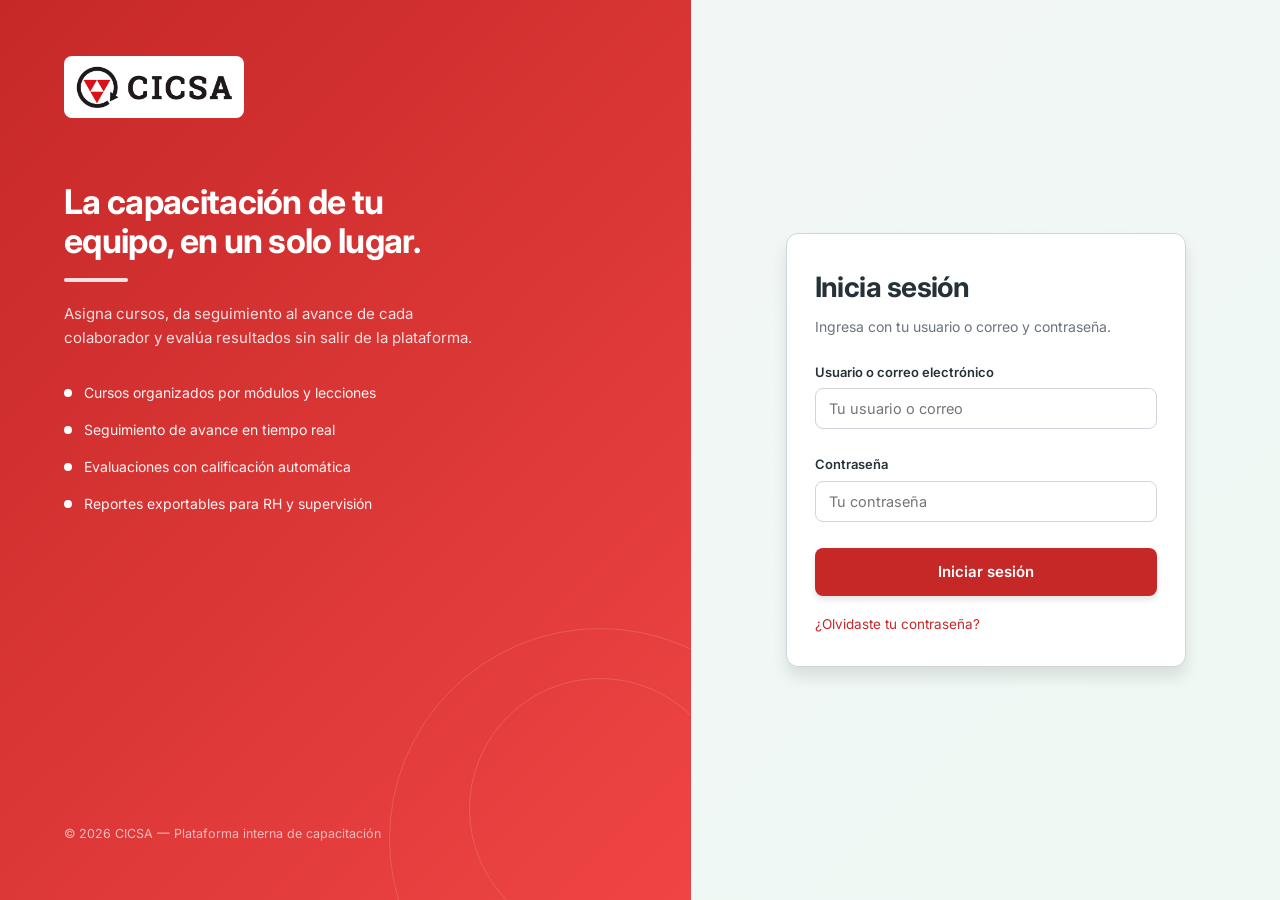
<file: trabajador/tutorial.html>
<!DOCTYPE html>
<html lang="es">
<head>
  <meta charset="UTF-8">
  <meta name="viewport" content="width=device-width,initial-scale=1.0">
  <title>CICSA Capacita — Guía de uso</title>
  <link rel="stylesheet" href="../css/styles.css">
  <link rel="stylesheet" href="../css/tutorial.css">
</head>
<body class="tutorial-trabajador">
  <header class="tutorial-barra">
    <a class="tutorial-volver" href="dashboard.html"><svg viewBox="0 0 24 24" aria-hidden="true" focusable="false"><path d="m10 6-6 6 6 6M4 12h16"/></svg><span>Mi aprendizaje</span></a>
    <span class="tutorial-marca"><img class="tutorial-logo-cicsa" src="../assets/cicsa-logo.png" alt="CICSA" width="1071" height="286"></span>
  </header>
  <main class="tutorial-contenido">
    <nav class="tutorial-ruta" aria-label="Ubicación"><a href="dashboard.html">Mi aprendizaje</a><span aria-hidden="true">/</span><span aria-current="page">Guía de uso</span></nav>
    <section class="tutorial-portada" aria-labelledby="tutorial-titulo">
      <div>
        <span class="tutorial-etiqueta">CENTRO DE AYUDA</span>
        <h1 id="tutorial-titulo">Tu capacitación,<br>paso a paso.</h1>
        <p>Conoce cómo comenzar tus cursos, avanzar por los módulos y consultar tus resultados.</p>
        <a class="btn tutorial-accion" href="#tutorial-materiales">Consultar materiales <span aria-hidden="true">↓</span></a>
      </div>
      <div class="tutorial-portada-icono"><svg viewBox="0 0 24 24" aria-hidden="true" focusable="false"><path d="M3 4h6a3 3 0 0 1 3 3v14a4 4 0 0 0-4-2H3V4Zm9 3a3 3 0 0 1 3-3h6v15h-5a4 4 0 0 0-4 2"/></svg><span>GUÍA DEL TRABAJADOR</span></div>
    </section>
    <section class="tutorial-primeros-pasos" aria-labelledby="tutorial-pasos-titulo">
      <div class="tutorial-seccion-titulo"><h2 id="tutorial-pasos-titulo">Empieza por aquí</h2><span>Tres pasos para avanzar</span></div>
      <ol class="tutorial-pasos">
        <li><span class="tutorial-paso-numero">01</span><h3>Abre tu curso</h3><p>En Mi aprendizaje encontrarás los cursos asignados. Revisa su horario y aprueba la evaluación inicial.</p></li>
        <li><span class="tutorial-paso-numero">02</span><h3>Completa los módulos</h3><p>Consulta cada lección y pulsa Siguiente para guardar tu avance. Termina antes de la hora de cierre.</p></li>
        <li><span class="tutorial-paso-numero">03</span><h3>Presenta el examen</h3><p>Al completar las lecciones, continúa al examen final. Consulta tus resultados y logros en Mi perfil.</p></li>
      </ol>
    </section>
    <section id="tutorial-materiales" aria-labelledby="tutorial-materiales-titulo">
      <div class="tutorial-seccion-titulo"><div><h2 id="tutorial-materiales-titulo">Materiales de apoyo</h2><p>Videos, documentos y enlaces publicados por administración.</p></div><span id="tutorial-total" class="tutorial-total">Cargando…</span></div>
      <div id="tutorial-lista" class="tutorial-lista" aria-live="polite" aria-busy="true">Cargando materiales…</div>
    </section>
    <footer class="tutorial-pie"><p>¿Tienes un problema o necesitas repetir un curso? <a href="soporte.html">Contactar a soporte</a>.</p><a href="dashboard.html">Volver a mis cursos <span aria-hidden="true">→</span></a></footer>
  </main>
  <script src="../js/api.js?v=consumo-1"></script>
  <script src="../js/tutoriales.js"></script>
  <script src="../js/tutorial.js"></script>
</body>
</html>
</file>
<file: css/styles.css>
/* =========================================================
   CICSA Capacita — Sistema de diseño moderno
   Minimalista con tono claro + lector oscuro
   ========================================================= */

@import url('https://fonts.googleapis.com/css2?family=Inter:wght@400;500;600;700;800&display=swap');

:root {
  /* Paleta de colores */
  --verde-primario: #c62828;
  --verde-claro: #ef4444;
  --gris-texto: #2a3135;
  --gris-ligero: #f4f5f7;
  --gris-borde: #e1e4e8;
  --gris-suave: #6b7280;
  --blanco: #ffffff;
  
  /* Fondo oscuro (lector) */
  --fondo-oscuro: #121212;
  --fondo-oscuro-2: #1e1e1e;
  --texto-blanco: #ffffff;
  --borde-oscuro: rgba(255, 255, 255, 0.1);
  
  /* Estados */
  --exito: #c62828;
  --error: #b91c1c;
  --advertencia: #9ca3af;
  --info: #6b7280;
  
  /* Spacing */
  --gap-xs: 4px;
  --gap-sm: 8px;
  --gap-md: 12px;
  --gap-lg: 16px;
  --gap-xl: 24px;
  --gap-2xl: 32px;
  
  /* Border radius */
  --radio-sm: 4px;
  --radio-md: 8px;
  --radio-lg: 12px;
  
  /* Sombras */
  --sombra-sm: 0 1px 2px rgba(0, 0, 0, 0.05);
  --sombra-md: 0 4px 6px rgba(0, 0, 0, 0.1);
  --sombra-lg: 0 10px 15px rgba(0, 0, 0, 0.1);
  --sombra-xl: 0 20px 25px rgba(0, 0, 0, 0.15);
  
  /* Transiciones */
  --transition-rápida: 150ms ease;
  --transition-normal: 250ms ease;
}

/* Escala fluida para que el sistema conserve proporciones entre dispositivos. */
:root {
  --gap-xs: clamp(0.25rem, 0.2rem + 0.1vw, 0.3rem);
  --gap-sm: clamp(0.5rem, 0.4rem + 0.2vw, 0.65rem);
  --gap-md: clamp(0.75rem, 0.6rem + 0.3vw, 0.95rem);
  --gap-lg: clamp(1rem, 0.8rem + 0.5vw, 1.3rem);
  --gap-xl: clamp(1.5rem, 1.1rem + 0.8vw, 2rem);
  --gap-2xl: clamp(2rem, 1.5rem + 1.2vw, 3rem);
}

* {
  box-sizing: border-box;
  -webkit-tap-highlight-color: transparent;
}

html, body {
  margin: 0;
  padding: 0;
  background: var(--gris-ligero);
  color: var(--gris-texto);
  font-family: 'Inter', -apple-system, BlinkMacSystemFont, 'Segoe UI', sans-serif;
  font-size: 15px;
  line-height: 1.6;
  -webkit-font-smoothing: antialiased;
}

h1, h2, h3, h4, h5 {
  font-weight: 700;
  letter-spacing: -0.02em;
  margin: 0;
  color: var(--gris-texto);
}

h1 { font-size: clamp(1.75rem, 1.35rem + 1.2vw, 2rem); }
h2 { font-size: clamp(1.35rem, 1.1rem + 0.8vw, 1.5rem); }
h3 { font-size: clamp(1.05rem, 0.95rem + 0.35vw, 1.125rem); }
h4 { font-size: 1rem; }

p {
  margin: 0;
  color: var(--gris-texto);
}

a {
  color: var(--verde-primario);
  text-decoration: none;
  transition: color var(--transition-rápida);
}

a:hover {
  color: var(--verde-claro);
}

button {
  font-family: inherit;
}

:focus-visible {
  outline: 2px solid var(--verde-primario);
  outline-offset: 2px;
}

img {
  max-width: 100%;
  display: block;
}

/* =========== BOTONES =========== */
.btn {
  display: inline-flex;
  align-items: center;
  justify-content: center;
  gap: var(--gap-sm);
  padding: 10px 16px;
  border-radius: var(--radio-md);
  border: 1px solid transparent;
  font-weight: 600;
  font-size: 14px;
  cursor: pointer;
  transition: all var(--transition-rápida);
  white-space: nowrap;
  user-select: none;
  appearance: none;
  -webkit-appearance: none;
}

.btn:active {
  transform: translateY(0);
}

.btn:hover {
  transform: translateY(-1px);
}

.btn-primario {
  background: var(--verde-primario);
  color: var(--blanco);
  box-shadow: var(--sombra-md);
}

.btn-primario:hover {
  background: #a61d1d;
  box-shadow: var(--sombra-lg);
}

.btn-secundario {
  background: var(--blanco);
  color: var(--gris-texto);
  border: 1px solid var(--gris-borde);
  box-shadow: var(--sombra-sm);
}

.btn-secundario:hover {
  background: var(--gris-ligero);
  border-color: var(--gris-suave);
}

.btn-secundario.activo {
  background: var(--verde-primario);
  color: var(--blanco);
  border-color: var(--verde-primario);
}

.btn-peligro {
  background: var(--error);
  color: var(--blanco);
  box-shadow: var(--sombra-md);
}

.btn-peligro:hover {
  background: #dc2626;
  box-shadow: var(--sombra-lg);
}

.btn-texto {
  background: none;
  border: none;
  color: var(--verde-primario);
  font-weight: 600;
  padding: var(--gap-xs) var(--gap-sm);
  box-shadow: none;
}

.btn-texto:hover {
  background: rgba(198, 40, 40, 0.08);
  border-radius: var(--radio-sm);
}

.btn-bloque {
  width: 100%;
}

.btn-sm {
  padding: 6px 12px;
  font-size: 13px;
}

.btn-lg {
  padding: 12px 24px;
  font-size: 16px;
}

.btn[disabled] {
  opacity: 0.5;
  cursor: not-allowed;
  transform: none;
}

/* =========== TARJETAS (Cards) =========== */
.tarjeta, .card {
  background: var(--blanco);
  border-radius: var(--radio-lg);
  border: 1px solid var(--gris-borde);
  padding: var(--gap-lg);
  box-shadow: var(--sombra-sm);
  transition: all var(--transition-normal);
}

.tarjeta:hover, .card:hover {
  box-shadow: var(--sombra-lg);
  border-color: var(--verde-primario);
}

.tarjeta-curso {
  background: var(--blanco);
  border-radius: var(--radio-lg);
  overflow: hidden;
  box-shadow: var(--sombra-sm);
  transition: all var(--transition-normal);
  cursor: pointer;
}

.tarjeta-curso:hover {
  transform: translateY(-4px);
  box-shadow: var(--sombra-xl);
}

.tarjeta-curso-thumbnail {
  position: relative;
  width: 100%;
  padding-bottom: 56.25%; /* 16:9 */
  background: var(--gris-ligero);
  overflow: hidden;
}

.tarjeta-curso-thumbnail img {
  position: absolute;
  top: 0;
  left: 0;
  width: 100%;
  height: 100%;
  object-fit: cover;
}

.tarjeta-curso-thumbnail::after {
  position: absolute;
  right: 10px;
  bottom: 10px;
  padding: 4px 8px;
  border-radius: 999px;
  content: "Curso";
  background: rgba(17, 24, 39, .72);
  color: #fff;
  font-size: 10px;
  font-weight: 700;
}

.logro-item,
.tarea-item {
  display: flex;
  align-items: center;
  gap: 10px;
  padding: 10px;
  border-radius: var(--radio-md);
  background: var(--gris-ligero);
}

.logro-icono {
  display: grid;
  width: 28px;
  height: 28px;
  flex-shrink: 0;
  place-items: center;
  border-radius: 50%;
  background: var(--verde-primario);
  color: #fff;
  font-weight: 700;
}

.logro-item strong,
.tarea-item strong,
.logro-item small,
.tarea-item span {
  display: block;
}

.logro-item strong,
.tarea-item strong {
  font-size: 12px;
}

.logro-item small,
.tarea-item span {
  margin-top: 2px;
  color: var(--gris-suave);
  font-size: 11px;
}

.panel-vacio {
  padding: 18px;
  border-radius: var(--radio-md);
  background: var(--gris-ligero);
  color: var(--gris-suave);
  font-size: 12px;
  text-align: center;
}

.lista-asignacion-trabajadores {
  display: grid;
  max-height: 150px;
  gap: 6px;
  overflow-y: auto;
  padding: 10px;
  border: 1px solid var(--gris-borde);
  border-radius: var(--radio-md);
  background: var(--gris-ligero);
}

.opcion-asignacion {
  display: flex;
  align-items: center;
  gap: 8px;
  font-size: 12px;
}

.select-rol-usuario {
  width: 130px;
  padding: 6px 8px;
  border: 1px solid var(--gris-borde);
  border-radius: var(--radio-md);
  background: var(--blanco);
  color: var(--gris-oscuro);
  font-size: 12px;
}

.rol-ayuda {
  display: block;
  margin-top: 4px;
  color: var(--gris-suave);
  font-size: 10px;
}

.tarjeta-curso-play {
  position: absolute;
  top: 50%;
  left: 50%;
  transform: translate(-50%, -50%);
  width: 48px;
  height: 48px;
  background: rgba(0, 0, 0, 0.5);
  border-radius: 50%;
  display: flex;
  align-items: center;
  justify-content: center;
  color: var(--blanco);
  font-size: 20px;
  opacity: 0;
  transition: all var(--transition-normal);
}

.tarjeta-curso:hover .tarjeta-curso-play {
  opacity: 1;
}

.tarjeta-curso-contenido {
  padding: var(--gap-lg);
}

.tarjeta-curso-titulo {
  font-size: 16px;
  font-weight: 700;
  color: var(--gris-texto);
  margin-bottom: var(--gap-sm);
  line-height: 1.4;
}

.tarjeta-curso-meta {
  display: flex;
  gap: var(--gap-md);
  margin-bottom: var(--gap-md);
  font-size: 13px;
  color: var(--gris-suave);
}

.tarjeta-curso-progreso {
  margin-bottom: var(--gap-md);
}

.progreso-barra {
  width: 100%;
  height: 4px;
  background: var(--gris-borde);
  border-radius: var(--radio-sm);
  overflow: hidden;
}

.progreso-relleno {
  height: 100%;
  background: var(--verde-primario);
  border-radius: var(--radio-sm);
  transition: width var(--transition-normal);
}

/* =========== LAYOUT PRINCIPAL =========== */
.app-shell {
  display: flex;
  height: 100vh;
  background: var(--gris-ligero);
}

.app-sidebar {
  width: 240px;
  background: var(--blanco);
  border-right: 1px solid var(--gris-borde);
  padding: var(--gap-lg);
  overflow-y: auto;
  display: flex;
  flex-direction: column;
}

.marca {
  display: flex;
  align-items: center;
  gap: var(--gap-md);
  font-weight: 700;
  font-size: 16px;
  color: var(--gris-texto);
  margin-bottom: var(--gap-2xl);
}

.marca-icono {
  width: 32px;
  height: 32px;
  background: var(--verde-primario);
  color: var(--blanco);
  border-radius: var(--radio-md);
  display: flex;
  align-items: center;
  justify-content: center;
  font-size: 14px;
  font-weight: 800;
}

.nav-lateral {
  list-style: none;
  margin: 0;
  padding: 0;
  flex: 1;
}

.nav-lateral li {
  margin-bottom: var(--gap-sm);
}

.nav-lateral a {
  display: flex;
  align-items: center;
  gap: var(--gap-md);
  padding: 10px 12px;
  border-radius: var(--radio-md);
  color: var(--gris-suave);
  transition: all var(--transition-rápida);
  font-size: 14px;
  font-weight: 500;
}

.nav-lateral a:hover, .nav-lateral a.activo {
  background: rgba(198, 40, 40, 0.1);
  color: var(--verde-primario);
}

.nav-lateral .icono {
  font-size: 18px;
}

.icono-lineal {
  display: inline-flex;
  align-items: center;
  justify-content: center;
  width: 18px;
  height: 18px;
  color: currentColor;
}

.icono-lineal svg {
  width: 18px;
  height: 18px;
  stroke: currentColor;
  stroke-width: 1.8;
  stroke-linecap: round;
  stroke-linejoin: round;
  fill: none;
}

.tarjeta-usuario-sidebar {
  display: flex;
  align-items: center;
  gap: var(--gap-md);
  padding: var(--gap-md);
  background: var(--gris-ligero);
  border-radius: var(--radio-md);
  margin-top: auto;
}

.avatar {
  width: 36px;
  height: 36px;
  border-radius: 50%;
  background: var(--verde-primario);
  color: var(--blanco);
  display: flex;
  align-items: center;
  justify-content: center;
  font-weight: 700;
  font-size: 12px;
}

.avatar.grande {
  width: 56px;
  height: 56px;
  font-size: 18px;
}

.nombre {
  font-weight: 600;
  color: var(--gris-texto);
  font-size: 13px;
}

.rol {
  font-size: 12px;
  color: var(--gris-suave);
  margin-top: 2px;
}

.app-main-panel {
  flex: 1;
  display: flex;
  flex-direction: column;
  overflow: hidden;
}

.navbar-top {
  background: var(--blanco);
  border-bottom: 1px solid var(--gris-borde);
  padding: 0 var(--gap-2xl);
  display: flex;
  align-items: center;
  justify-content: space-between;
  height: 64px;
  box-shadow: var(--sombra-sm);
}

.navbar-centro {
  flex: 1;
  display: flex;
  justify-content: center;
}

.tabs-navbar {
  display: flex;
  gap: var(--gap-2xl);
}

.item-nav {
  padding: 20px 12px;
  font-size: 14px;
  font-weight: 500;
  color: var(--gris-suave);
  border-bottom: 3px solid transparent;
  transition: all var(--transition-rápida);
  cursor: pointer;
}

.item-nav:hover, .item-nav.activo {
  color: var(--verde-primario);
  border-bottom-color: var(--verde-primario);
}

.navbar-derecha {
  display: flex;
  align-items: center;
  gap: var(--gap-lg);
}

.notificaciones-wrap {
  position: relative;
}

.notificaciones-btn {
  position: relative;
  display: inline-flex;
  align-items: center;
  justify-content: center;
  padding: 8px 10px;
  min-width: 42px;
  min-height: 42px;
}

.notificaciones-icono {
  font-size: 18px;
  line-height: 1;
}

.notificaciones-badge {
  position: absolute;
  top: -4px;
  right: -2px;
  min-width: 18px;
  height: 18px;
  padding: 0 5px;
  border-radius: 999px;
  background: var(--error);
  color: var(--blanco);
  font-size: 10px;
  font-weight: 700;
  display: flex;
  align-items: center;
  justify-content: center;
  box-shadow: var(--sombra-md);
}

.disparador-perfil {
  display: flex;
  align-items: center;
  gap: var(--gap-md);
  background: transparent;
  border: none;
  cursor: pointer;
  padding: 8px;
  border-radius: var(--radio-md);
  transition: all var(--transition-rápida);
}

.disparador-perfil:hover {
  background: var(--gris-ligero);
}

.disparador-perfil .datos {
  text-align: right;
}

.disparador-perfil .nombre {
  font-size: 13px;
}

.buscador-nav {
  display: flex;
  align-items: center;
  gap: var(--gap-sm);
  background: var(--gris-ligero);
  border: 1px solid var(--gris-borde);
  border-radius: var(--radio-md);
  padding: 8px 12px;
  width: 300px;
}

.buscador-nav input {
  flex: 1;
  background: none;
  border: none;
  outline: none;
  font-size: 14px;
  color: var(--gris-texto);
}

.buscador-nav input::placeholder {
  color: var(--gris-suave);
}

.icono-lupa,
.notificaciones-icono,
.help-icon {
  width: 18px;
  height: 18px;
  stroke: currentColor;
  stroke-width: 1.8;
  stroke-linecap: round;
  stroke-linejoin: round;
  fill: none;
  color: var(--gris-suave);
  flex-shrink: 0;
}

.help-btn {
  display: inline-flex;
  align-items: center;
  justify-content: center;
  width: 36px;
  height: 36px;
  padding: 0;
}

.help-btn .help-icon {
  width: 18px;
  height: 18px;
}

.notificaciones-btn .notificaciones-icono {
  width: 18px;
  height: 18px;
}

.app-contenido-top {
  flex: 1;
  overflow-y: auto;
  padding: var(--gap-2xl);
}

.encabezado-vista {
  margin-bottom: var(--gap-2xl);
}

.encabezado-vista h2 {
  margin-bottom: var(--gap-sm);
}

.encabezado-vista p {
  color: var(--gris-suave);
  font-size: 14px;
}

.historial-hero {
  display: flex;
  justify-content: space-between;
  align-items: center;
  gap: var(--gap-xl);
  background: linear-gradient(135deg, #0e2e3f 0%, #0c4d5b 35%, #13645d 100%);
  color: var(--blanco);
  border-radius: 18px;
  padding: 28px 30px;
  margin-bottom: var(--gap-2xl);
  position: relative;
  overflow: hidden;
  box-shadow: var(--sombra-md);
}

.historial-hero::before {
  content: "";
  position: absolute;
  inset: 0;
  background:
    radial-gradient(circle at 20% 50%, rgba(255,255,255,0.08) 0, rgba(255,255,255,0) 40%),
    repeating-radial-gradient(circle at 50% 0, rgba(255,255,255,0.06) 0 2px, transparent 2px 18px);
  pointer-events: none;
}

.historial-usuario,
.historial-metricas {
  position: relative;
  z-index: 1;
}

.historial-usuario {
  display: flex;
  align-items: center;
  gap: 18px;
}

.historial-avatar {
  background: rgba(255, 255, 255, 0.18);
  border: 2px solid rgba(255, 255, 255, 0.5);
  color: var(--blanco);
  box-shadow: 0 0 0 6px rgba(255,255,255,0.08);
}

.historial-bienvenida {
  font-size: 14px;
  opacity: 0.9;
  margin-bottom: 4px;
}

.historial-usuario h3 {
  color: var(--blanco);
  font-size: clamp(24px, 2vw, 38px);
  margin: 0;
}

.historial-rol {
  font-size: 13px;
  opacity: 0.8;
  margin-top: 4px;
}

.historial-metricas {
  display: flex;
  gap: var(--gap-lg);
}

.historial-metrica {
  display: flex;
  align-items: center;
  gap: 12px;
  padding: 10px 12px;
  border-radius: 12px;
  background: rgba(255, 255, 255, 0.08);
  border: 1px solid rgba(255, 255, 255, 0.12);
  min-width: 180px;
}

.historial-metrica-icono {
  width: 32px;
  height: 32px;
  border-radius: 10px;
  display: grid;
  place-items: center;
  background: rgba(255,255,255,0.12);
  color: var(--blanco);
  font-size: 18px;
}

.historial-metrica strong {
  display: block;
  font-size: 18px;
  line-height: 1.2;
}

.historial-metrica span {
  display: block;
  font-size: 12px;
  opacity: 0.85;
}

.historial-toolbar {
  display: flex;
  align-items: center;
  justify-content: space-between;
  gap: var(--gap-lg);
  margin-bottom: var(--gap-lg);
  flex-wrap: wrap;
}

.historial-search {
  position: relative;
  flex: 1;
  min-width: 220px;
}

.historial-search input {
  width: 100%;
  border: 1px solid var(--gris-borde);
  background: var(--blanco);
  border-radius: 10px;
  padding: 11px 40px 11px 14px;
  font-size: 14px;
}

.historial-search-icon {
  position: absolute;
  right: 12px;
  top: 50%;
  transform: translateY(-50%);
  color: var(--gris-suave);
  font-size: 18px;
}

.historial-filtros {
  display: flex;
  align-items: end;
  gap: var(--gap-lg);
  flex-wrap: wrap;
}

.historial-filtros label {
  display: flex;
  flex-direction: column;
  gap: 6px;
  font-size: 12px;
  color: var(--gris-suave);
}

.historial-filtros select {
  min-width: 142px;
  border: 1px solid var(--gris-borde);
  background: var(--blanco);
  border-radius: 10px;
  padding: 10px 12px;
  font-size: 13px;
  color: var(--gris-texto);
}

.historial-list {
  display: flex;
  flex-direction: column;
  gap: var(--gap-lg);
}

.historial-item {
  display: grid;
  grid-template-columns: 1.7fr 1fr 1fr 1fr 1fr;
  align-items: center;
  gap: var(--gap-lg);
  background: var(--blanco);
  border: 1px solid var(--gris-borde);
  border-radius: 14px;
  padding: 16px 18px;
  box-shadow: var(--sombra-sm);
}

.historial-item-curso {
  display: flex;
  align-items: center;
  gap: 14px;
}

.historial-item-imagen {
  width: 52px;
  height: 52px;
  border-radius: 10px;
  background: linear-gradient(135deg, #e5e7eb, #f9fafb);
  border: 1px solid var(--gris-borde);
  display: grid;
  place-items: center;
  font-size: 20px;
  color: var(--gris-suave);
}

.historial-item-info {
  min-width: 0;
}

.titulo-seccion-icono {
  display: flex;
  align-items: center;
  gap: 10px;
}

.titulo-seccion-icono svg,
.icono-estado-vacio svg {
  width: 20px;
  height: 20px;
  stroke: currentColor;
  stroke-width: 1.8;
  stroke-linecap: round;
  stroke-linejoin: round;
  fill: none;
}

.icono-estado-vacio {
  display: inline-flex;
  justify-content: center;
  align-items: center;
  width: 52px;
  height: 52px;
  margin: 0 auto;
  color: var(--gris-suave);
  background: var(--gris-ligero);
  border-radius: 12px;
}

.historial-item-info strong {
  display: block;
  font-size: 18px;
  margin-bottom: 4px;
}

.historial-item-meta {
  display: flex;
  align-items: center;
  gap: 8px;
  flex-wrap: wrap;
  font-size: 12px;
  color: var(--gris-suave);
}

.historial-estado {
  display: inline-flex;
  align-items: center;
  justify-content: center;
  padding: 6px 10px;
  border-radius: 999px;
  font-size: 11px;
  font-weight: 700;
  text-transform: uppercase;
  letter-spacing: 0.04em;
}

.historial-estado.completado {
  background: rgba(198, 40, 40, 0.12);
  color: var(--exito);
}

.historial-estado.en_proceso {
  background: rgba(107, 114, 128, 0.12);
  color: var(--gris-suave);
}

.historial-estado.no_iniciado {
  background: var(--gris-ligero);
  color: var(--gris-suave);
}

.historial-col {
  display: flex;
  flex-direction: column;
  gap: 6px;
  font-size: 12px;
  color: var(--gris-suave);
}

.historial-col strong {
  font-size: 14px;
  color: var(--gris-texto);
}

@media (max-width: 980px) {
  .historial-hero {
    flex-direction: column;
    align-items: flex-start;
  }

  .historial-item {
    grid-template-columns: 1fr;
  }

  .historial-toolbar {
    align-items: stretch;
  }

  .historial-filtros {
    width: 100%;
    justify-content: space-between;
  }
}

/* =========== GRID DE CURSOS =========== */
.rejilla-cursos {
  display: grid;
  grid-template-columns: repeat(auto-fill, minmax(260px, 1fr));
  gap: var(--gap-xl);
}

.dashboard-layout {
  display: grid;
  grid-template-columns: minmax(0, 1.4fr) minmax(240px, 280px);
  gap: var(--gap-2xl);
  align-items: start;
}

.dashboard-sidebar {
  min-width: 0;
}

.rejilla-cursos.is-loading {
  min-height: 220px;
  opacity: .72;
}

.skeleton-card {
  overflow: hidden;
  border: 1px solid var(--gris-borde);
  border-radius: var(--radio-lg);
  background: var(--blanco);
  padding-bottom: var(--gap-lg);
}

.skeleton {
  position: relative;
  overflow: hidden;
  background: var(--gris-borde);
}

.skeleton::after {
  position: absolute;
  inset: 0;
  content: "";
  transform: translateX(-100%);
  background: linear-gradient(90deg, transparent, rgba(255, 255, 255, .55), transparent);
  animation: skeleton-shimmer 1.2s infinite;
}

.skeleton-thumbnail {
  height: 145px;
}

.skeleton-line {
  height: 12px;
  margin: var(--gap-lg) var(--gap-lg) 0;
  border-radius: var(--radio-sm);
}

.skeleton-line-title {
  width: 72%;
  height: 16px;
}

.skeleton-line-short {
  width: 45%;
}

@keyframes skeleton-shimmer {
  to { transform: translateX(100%); }
}

.rejilla-cursos.estado-error {
  display: block;
  padding: var(--gap-xl);
  border: 1px solid rgba(185, 28, 28, .25);
  border-radius: var(--radio-md);
  color: var(--error);
  background: var(--blanco);
}

@media (max-width: 768px) {
  .rejilla-cursos {
    grid-template-columns: repeat(auto-fill, minmax(200px, 1fr));
  }

  .dashboard-layout {
    grid-template-columns: 1fr;
  }

  .dashboard-sidebar {
    display: grid;
    grid-template-columns: repeat(2, minmax(0, 1fr));
    gap: var(--gap-lg);
  }

  .dashboard-sidebar .tarjeta {
    margin-top: 0 !important;
  }
}

@media (max-width: 520px) {
  .dashboard-sidebar {
    grid-template-columns: 1fr;
  }
}

/* =========== DRAWER DE PERFIL =========== */
.fondo-drawer {
  position: fixed;
  top: 0;
  left: 0;
  right: 0;
  bottom: 0;
  background: rgba(0, 0, 0, 0.4);
  opacity: 0;
  pointer-events: none;
  transition: opacity var(--transition-normal);
  z-index: 999;
}

.fondo-drawer.activo {
  opacity: 1;
  pointer-events: auto;
}

.drawer-perfil {
  position: fixed;
  top: 0;
  right: 0;
  bottom: 0;
  width: 360px;
  background: var(--blanco);
  box-shadow: var(--sombra-xl);
  transform: translateX(100%);
  transition: transform var(--transition-normal);
  z-index: 1000;
  display: flex;
  flex-direction: column;
}

.drawer-perfil.activo {
  transform: translateX(0);
}

.drawer-cabecera {
  padding: var(--gap-2xl);
  background: linear-gradient(135deg, var(--verde-primario) 0%, var(--verde-claro) 100%);
  color: var(--blanco);
  text-align: center;
}

.drawer-cabecera .avatar {
  width: 64px;
  height: 64px;
  background: rgba(255, 255, 255, 0.2);
  border: 2px solid var(--blanco);
  margin: 0 auto var(--gap-md);
}

.nombre-completo {
  font-size: 18px;
  font-weight: 700;
  margin-bottom: var(--gap-sm);
  text-transform: uppercase;
  letter-spacing: 0.5px;
}

.correo {
  font-size: 12px;
  opacity: 0.9;
}

.drawer-cuerpo {
  flex: 1;
  overflow-y: auto;
  padding: var(--gap-lg) 0;
}

.drawer-seccion {
  padding: var(--gap-sm) 0;
}

.titulo-seccion {
  padding: 12px var(--gap-2xl);
  font-size: 12px;
  font-weight: 700;
  text-transform: uppercase;
  color: var(--gris-suave);
  letter-spacing: 0.5px;
}

.drawer-item {
  display: flex;
  align-items: center;
  justify-content: space-between;
  padding: 12px var(--gap-2xl);
  color: var(--gris-texto);
  font-size: 14px;
  font-weight: 500;
  transition: all var(--transition-rápida);
}

.drawer-item:hover {
  background: var(--gris-ligero);
  color: var(--verde-primario);
}

.flecha {
  color: var(--gris-suave);
}

.drawer-separador {
  height: 1px;
  background: var(--gris-borde);
  margin: var(--gap-md) 0;
}

.drawer-pie {
  padding: var(--gap-lg) var(--gap-2xl);
  border-top: 1px solid var(--gris-borde);
}

.notificaciones-abiertas { overflow: hidden; }
.modal-notificaciones { position: fixed; inset: 0; z-index: 1200; display: flex; align-items: center; justify-content: center; padding: 16px; background: rgba(15,23,42,.5); backdrop-filter: blur(4px); }
.modal-notificaciones.oculto { display: none; }
.modal-notificaciones-contenido { width: min(560px, 100%); max-height: calc(100dvh - 32px); display: flex; flex-direction: column; overflow: hidden; background: #fff; color: #24323d; border: 1px solid #e2e8f0; border-radius: 20px; box-shadow: 0 24px 80px rgba(15,23,42,.25); }
.modal-notificaciones-header { display: flex; align-items: center; justify-content: space-between; gap: 16px; padding: 24px; border-bottom: 1px solid #edf0f3; }
.modal-notificaciones-header h3 { margin: 0; font-size: 21px; letter-spacing: -.4px; }
.modal-notificaciones-header p { margin: 5px 0 0; font-size: 13px; color: #64748b; }
.modal-notificaciones-close { display: grid; place-items: center; flex-shrink: 0; width: 40px; height: 40px; padding: 0; border-radius: 12px; background: #f1f5f9; color: #475569; }
.lista-notificaciones { display: flex; flex-direction: column; gap: 12px; padding: 20px 24px; min-height: 0; overflow-y: auto; overscroll-behavior: contain; }
.item-notificacion { display: grid; grid-template-columns: 40px minmax(0,1fr) auto; align-items: start; gap: 12px; padding: 16px; border: 1px solid #e2e8f0; border-radius: 14px; background: #fff; }
.item-notificacion-icono { display: grid; place-items: center; width: 40px; height: 40px; border-radius: 12px; font-size: 22px; background: #e8f6ed; color: #197647; }
.notificacion-programado .item-notificacion-icono { background: #fff3da; color: #92600c; }
.notificacion-abierto .item-notificacion-icono { background: #eaf2ff; color: #255caf; }
.item-notificacion-texto { min-width: 0; overflow-wrap: anywhere; }
.notificacion-etiqueta { display: block; margin-bottom: 4px; font-size: 11px; font-weight: 700; color: #64748b; }
.item-notificacion-texto strong { display: block; margin-bottom: 6px; font-size: 15px; line-height: 1.4; }
.item-notificacion-texto span { display: block; color: #64748b; font-size: 13px; line-height: 1.6; }
.btn-quitar-notificacion, #btn-quitar-todas-notificaciones { border: 0; background: transparent; color: #a92323; cursor: pointer; font: inherit; font-size: 13px; font-weight: 600; padding: 10px; min-height: 40px; border-radius: 8px; }
.btn-quitar-notificacion:hover, #btn-quitar-todas-notificaciones:hover { background: #fff1f2; }
.modal-notificaciones button:focus-visible { outline: 3px solid #b42332; outline-offset: 3px; }
.notificaciones-footer { display: flex; align-items: center; justify-content: space-between; flex-wrap: wrap; gap: 8px; padding: 12px 24px; border-top: 1px solid #edf0f3; background: #f8fafc; }
#notificaciones-estado { color: #64748b; font-size: 12px; }
#notificaciones-error { margin: 0; padding: 0 24px 12px; color: #a92323; font-size: 13px; }
#notificaciones-error:empty { display: none; }
.notificaciones-vacias { padding: 24px 12px; text-align: center; }
.notificaciones-vacias > span { display: grid; place-items: center; width: 56px; height: 56px; margin: 0 auto 16px; border-radius: 50%; background: #e8f6ed; color: #197647; font-size: 28px; }
.notificaciones-vacias strong { display: block; font-size: 18px; }
.notificaciones-vacias p { margin: 8px 0; color: #64748b; font-size: 13px; }
@media (max-width: 480px) {
  .modal-notificaciones-header { padding: 20px; }
  .lista-notificaciones { padding: 16px; }
  .item-notificacion { grid-template-columns: 36px minmax(0,1fr); padding: 14px; gap: 10px; }
  .item-notificacion-icono { width: 36px; height: 36px; }
  .btn-quitar-notificacion { grid-column: 2; justify-self: start; padding: 6px 10px; }
  .notificaciones-footer { padding: 12px 20px; }
}

.toast-container {
  position: fixed;
  right: 24px;
  bottom: 24px;
  display: flex;
  flex-direction: column;
  gap: 12px;
  z-index: 1300;
}

.toast {
  min-width: 260px;
  max-width: 320px;
  background: var(--gris-texto);
  color: var(--blanco);
  box-shadow: var(--sombra-xl);
  border-radius: var(--radio-md);
  padding: 12px 14px;
  display: flex;
  align-items: center;
  gap: 10px;
  animation: slideInToast 0.25s ease;
}

.toast-exito {
  border-left: 4px solid #16a34a;
}

.toast-error {
  border-left: 4px solid var(--error);
}

.toast-icono {
  width: 26px;
  height: 26px;
  border-radius: 50%;
  background: rgba(198, 40, 40, 0.2);
  color: var(--verde-primario);
  display: flex;
  align-items: center;
  justify-content: center;
  font-size: 14px;
  font-weight: 700;
}

@keyframes slideInToast {
  from {
    opacity: 0;
    transform: translateY(12px);
  }
  to {
    opacity: 1;
    transform: translateY(0);
  }
}

/* =========== LECTOR DE CURSO (MODO OSCURO) =========== */
.lector-curso {
  display: flex;
  height: calc(var(--app-vh, 1vh) * 100);
  min-height: 100dvh;
  background: var(--fondo-oscuro);
  color: var(--texto-blanco);
}

.lector-sidebar {
  width: 320px;
  background: var(--fondo-oscuro-2);
  border-right: 1px solid var(--borde-oscuro);
  padding: var(--gap-lg);
  overflow-y: auto;
  display: flex;
  flex-direction: column;
}

.lector-cabecera {
  display: flex;
  align-items: center;
  gap: var(--gap-sm);
  margin-bottom: var(--gap-2xl);
}

.lector-volver {
  width: 32px;
  height: 32px;
  background: rgba(255, 255, 255, 0.1);
  border: none;
  border-radius: var(--radio-md);
  color: var(--texto-blanco);
  cursor: pointer;
  display: flex;
  align-items: center;
  justify-content: center;
  transition: all var(--transition-rápida);
}

.lector-volver:hover {
  background: rgba(255, 255, 255, 0.2);
}

.lector-titulo {
  font-size: 14px;
  font-weight: 700;
  flex: 1;
  white-space: nowrap;
  overflow: hidden;
  text-overflow: ellipsis;
}

.lector-tabs {
  display: flex;
  gap: var(--gap-lg);
  border-bottom: 1px solid var(--borde-oscuro);
  margin-bottom: var(--gap-lg);
}

.lector-tab {
  padding: 12px 0;
  border-bottom: 2px solid transparent;
  background: none;
  border: none;
  color: var(--gris-suave);
  font-size: 13px;
  font-weight: 600;
  cursor: pointer;
  transition: all var(--transition-rápida);
}

.lector-tab.activo {
  color: var(--verde-primario);
  border-bottom-color: var(--verde-primario);
}

.lector-tab:hover {
  color: var(--texto-blanco);
}

.lector-esquema {
  flex: 1;
}

.modulo {
  margin-bottom: var(--gap-md);
}

.modulo-titulo {
  display: flex;
  align-items: center;
  justify-content: space-between;
  padding: 12px;
  background: rgba(255, 255, 255, 0.05);
  border-radius: var(--radio-md);
  cursor: pointer;
  font-weight: 600;
  font-size: 14px;
  transition: all var(--transition-rápida);
  border: none;
  color: var(--texto-blanco);
  width: 100%;
}

.modulo-titulo-texto {
  display: flex;
  min-width: 0;
  flex: 1;
  flex-direction: column;
  gap: 7px;
  text-align: left;
}

.modulo-titulo-texto strong {
  overflow: hidden;
  text-overflow: ellipsis;
  white-space: nowrap;
}

.modulo-barra {
  display: block;
  width: 100%;
  height: 3px;
  overflow: hidden;
  background: #cfd5db;
}

.modulo-barra i {
  display: block;
  height: 100%;
  background: #63c174;
}

.modulo-titulo:hover {
  background: rgba(255, 255, 255, 0.08);
}

.modulo-progreso {
  font-size: 12px;
  color: var(--gris-suave);
  margin-top: 4px;
}

.modulo-contenido {
  list-style: none;
  margin: var(--gap-sm) 0 0 0;
  padding: 0;
  display: none;
  background: rgba(0, 0, 0, 0.3);
  border-radius: var(--radio-md);
  padding: var(--gap-sm);
}

.modulo.expandido .modulo-contenido {
  display: block;
}

.tema {
  padding: 10px 12px;
  border-radius: var(--radio-sm);
  cursor: pointer;
  font-size: 13px;
  color: var(--gris-suave);
  transition: all var(--transition-rápida);
  display: flex;
  align-items: center;
  gap: var(--gap-sm);
}

.tema:hover {
  background: rgba(255, 255, 255, 0.08);
  color: var(--texto-blanco);
}

.tema.activo {
  background: rgba(198, 40, 40, 0.2);
  color: var(--verde-primario);
  font-weight: 600;
}

.tema-icono {
  font-size: 16px;
}

.tema-icono.completo {
  display: inline-flex;
  align-items: center;
  justify-content: center;
  width: 18px;
  height: 18px;
  border-radius: 50%;
  background: #63c174;
  color: #172b4d;
  font-size: 12px;
  font-weight: 700;
}

.lector-contenido-main {
  flex: 1;
  display: flex;
  flex-direction: column;
  overflow: hidden;
}

.lector-contenido {
  flex: 1;
  overflow-y: auto;
  padding: var(--gap-2xl);
}

.lector-contenido h1 {
  font-size: 32px;
  margin-bottom: var(--gap-lg);
  color: var(--texto-blanco);
}

.lector-contenido h2 {
  font-size: 20px;
  margin-top: var(--gap-2xl);
  margin-bottom: var(--gap-md);
  color: var(--verde-primario);
}

.lector-contenido p {
  color: #e5e7eb;
  margin-bottom: var(--gap-md);
  line-height: 1.8;
}

.lector-contenido a {
  color: var(--verde-claro);
}

.lector-nav {
  display: flex;
  align-items: center;
  justify-content: space-between;
  padding: var(--gap-lg) var(--gap-2xl);
  border-top: 1px solid var(--borde-oscuro);
  background: var(--fondo-oscuro-2);
}

.lector-nav-btn {
  width: 40px;
  height: 40px;
  background: rgba(255, 255, 255, 0.1);
  border: none;
  border-radius: var(--radio-md);
  color: var(--texto-blanco);
  cursor: pointer;
  font-size: 18px;
  display: flex;
  align-items: center;
  justify-content: center;
  transition: all var(--transition-rápida);
}

.lector-nav-btn:hover {
  background: rgba(255, 255, 255, 0.2);
}

.lector-nav-btn:disabled {
  opacity: 0.3;
  cursor: not-allowed;
}

.lector-progreso-navegacion {
  text-align: center;
  font-size: 13px;
  color: var(--gris-suave);
}

/* =========== FRONTEND DEL CURSO: ESTILO LEARNING =========== */
.lector-curso {
  background: #f5f7fa;
  color: #172b4d;
}

.lector-sidebar {
  width: 310px;
  background: #102a43;
  border-right: 1px solid #d9e2ec;
}

.lector-cabecera {
  min-height: 78px;
  padding: 18px 20px;
  background: #0b1f33;
}

.lector-volver {
  background: #1f4668;
}

.lector-volver:hover {
  background: #2f648f;
}

.lector-titulo {
  color: #fff;
  font-size: 15px;
}

.lector-tabs {
  padding: 0 20px;
  margin-bottom: 14px;
  border-bottom-color: rgba(255, 255, 255, .14);
}

.lector-tab {
  color: #9fb3c8;
}

.lector-tab.activo {
  color: #fff;
  border-bottom-color: #4da3d9;
}

.lector-esquema {
  padding: 0 14px;
}

.modulo {
  margin-bottom: 8px;
}

.modulo-titulo {
  padding: 14px 12px;
  background: #173f5f;
  border-radius: 5px;
}

.modulo-titulo:hover {
  background: #20557c;
}

.modulo-progreso {
  color: #b9c9d8;
}

.modulo-contenido {
  margin-top: 2px;
  background: #0b1f33;
  border-radius: 0 0 5px 5px;
}

.tema {
  padding: 11px 12px;
  color: #b9c9d8;
}

.tema:hover {
  background: #173f5f;
  color: #fff;
}

.tema.activo {
  background: #d9effc;
  color: #102a43;
  border-left: 3px solid #1597d2;
}

.tema-icono {
  color: #62b0d9;
}

.lector-contenido-main {
  background: #f5f7fa;
}

.lector-topbar {
  display: flex;
  align-items: center;
  justify-content: space-between;
  min-height: 72px;
  padding: 0 42px;
  background: #fff;
  border-bottom: 1px solid #d9e2ec;
}

.lector-curso-datos {
  display: flex;
  flex-wrap: wrap;
  gap: 8px;
  margin-right: 14px;
  color: var(--gris-suave);
  font-size: 11px;
}

.lector-curso-datos span {
  padding: 4px 8px;
  border: 1px solid var(--borde-oscuro);
  border-radius: 999px;
}

.lector-recursos-lista {
  display: grid;
  gap: 14px;
}

.lector-recurso-card {
  display: grid;
  gap: 12px;
  padding: 14px;
  border: 1px solid var(--borde-oscuro);
  border-radius: var(--radio-md);
  background: rgba(255, 255, 255, .04);
}

.lector-recurso-card > div {
  display: flex;
  justify-content: space-between;
  gap: 12px;
}

.lector-recurso-card span {
  color: var(--gris-suave);
  font-size: 12px;
}

.lector-recurso-card img,
.lector-recurso-card video {
  width: 100%;
  max-height: 220px;
  object-fit: contain;
  border-radius: var(--radio-sm);
  background: #101820;
}

.lector-recurso-enlace {
  color: var(--verde-claro);
  font-weight: 700;
}

.lector-miga {
  display: flex;
  align-items: center;
  gap: 10px;
  min-width: 0;
  color: #627d98;
  font-size: 13px;
}

.lector-miga strong {
  max-width: 420px;
  overflow: hidden;
  color: #172b4d;
  text-overflow: ellipsis;
  white-space: nowrap;
}

.lector-topbar-meta {
  display: flex;
  align-items: center;
  gap: 12px;
  color: #172b4d;
  font-size: 13px;
}

.lector-progreso-label {
  color: #627d98;
}

.lector-progreso-barra {
  height: 4px;
  background: #d9e2ec;
}

.lector-progreso-barra span {
  display: block;
  height: 100%;
  width: 0;
  background: #1597d2;
  transition: width .3s ease;
}

.lector-contenido {
  max-width: 980px;
  width: 100%;
  margin: 0 auto;
  padding: 52px 64px 64px;
}

.lector-contenido h1 {
  color: #172b4d;
  font-size: 34px;
  line-height: 1.2;
}

.lector-contenido h2 {
  color: #1f6f9f;
}

.lector-contenido p {
  color: #486581;
  line-height: 1.8;
}

.lector-bienvenida {
  padding: 48px;
  background: #fff;
  border: 1px solid #d9e2ec;
  border-radius: 8px;
  box-shadow: 0 4px 12px rgba(16, 42, 67, .06);
}

.lector-etiqueta {
  display: inline-block;
  margin-bottom: 14px;
  color: #1597d2;
  font-size: 11px;
  font-weight: 700;
  letter-spacing: .12em;
}

.lector-nav {
  padding: 16px 42px;
  background: #fff;
  border-top: 1px solid #d9e2ec;
}

.lector-nav-btn {
  width: auto;
  min-width: 112px;
  height: 42px;
  padding: 0 18px;
  background: #173f5f;
  border-radius: 5px;
  color: #fff;
  font-size: 14px;
}

.lector-nav-btn:hover {
  background: #20557c;
}

.lector-nav-btn:disabled {
  background: #d9e2ec;
  color: #829ab1;
}

.lector-progreso-navegacion {
  color: #627d98;
  font-weight: 600;
}

@media (max-width: 760px) {
  .lector-curso-datos {
    display: none;
  }
  .lector-sidebar {
    width: 245px;
  }
}

/* =========== TABLETAS =========== */
@media (min-width: 769px) and (max-width: 1199px) {
  .app-shell .app-sidebar {
    width: clamp(12rem, 20vw, 15rem);
    padding-inline: clamp(0.75rem, 2vw, 1.25rem);
  }

  .app-shell .marca {
    font-size: clamp(0.85rem, 1.2vw, 1rem);
  }

  .app-shell .nav-lateral a {
    padding-inline: clamp(0.5rem, 1.5vw, 0.75rem);
    font-size: clamp(0.75rem, 1.2vw, 0.875rem);
  }

  .app-shell .navbar-top {
    padding-inline: clamp(1rem, 3vw, 2rem);
  }

  .app-shell .buscador-nav {
    width: clamp(15rem, 32vw, 22rem);
  }

  .app-shell .app-contenido-top {
    padding: clamp(1.25rem, 3vw, 2rem);
  }

  .app-shell .dashboard-layout {
    grid-template-columns: minmax(0, 1fr) minmax(14rem, 24vw);
    gap: clamp(1rem, 2vw, 2rem);
  }

  .app-shell .rejilla-cursos {
    grid-template-columns: repeat(auto-fit, minmax(13.5rem, 1fr));
  }

  .admin-shell .admin-sidebar {
    width: clamp(13rem, 20vw, 15.5rem);
  }

  .admin-shell .topbar-admin,
  .admin-shell .contenedor-admin {
    margin-left: clamp(13rem, 20vw, 15.5rem);
  }

  .admin-shell .topbar-admin {
    padding-inline: clamp(1rem, 3vw, 2rem);
  }

  .admin-shell .contenedor-admin {
    width: auto;
    max-width: 100%;
    padding-inline: clamp(1rem, 3vw, 2.5rem);
  }

  .admin-shell .admin-encabezado {
    grid-template-columns: minmax(0, 1fr) minmax(11rem, 15rem);
    padding-inline: clamp(1.5rem, 3vw, 2.5rem);
  }

  .lector-curso .lector-sidebar {
    width: clamp(18rem, 30vw, 23rem);
  }

  .lector-curso .lector-contenido {
    max-width: min(68rem, 88vw);
    padding-inline: clamp(1.5rem, 5vw, 4rem);
  }
}

/* =========== MONITORES GRANDES =========== */
@media (min-width: 1440px) {
  .pantalla-acceso {
    grid-template-columns: minmax(32rem, 1.08fr) minmax(28rem, 0.92fr);
  }

  .panel-marca {
    padding-inline: clamp(4rem, 7vw, 8rem);
  }

  .panel-formulario {
    padding-inline: clamp(2rem, 5vw, 6rem);
  }

  .app-shell .app-contenido-top {
    padding-inline: clamp(2rem, 4vw, 5rem);
  }

  .app-shell .dashboard-layout {
    width: min(100%, 110rem);
    margin-inline: auto;
    grid-template-columns: minmax(0, 1fr) minmax(18rem, 22rem);
  }

  .app-shell .rejilla-cursos {
    grid-template-columns: repeat(auto-fit, minmax(17rem, 1fr));
  }

  .admin-shell .contenedor-admin {
    max-width: 100rem;
    padding-inline: clamp(2rem, 4vw, 5rem);
  }

  .lector-curso .lector-sidebar {
    width: clamp(22rem, 24vw, 27rem);
  }

  .lector-curso .lector-contenido {
    max-width: 72rem;
  }
}

  /* =========== LECTOR TIPO ACADEMIA =========== */
  .lector-curso {
    background: #17191d;
    color: #f5f7fa;
  }

  .lector-sidebar {
    width: 380px;
    padding: 0 10px 14px;
    background: #25282e;
    border-right: 1px solid #41454d;
  }

  .lector-cabecera {
    margin: 0 -10px 0;
    padding: 17px 18px;
    background: #303238;
    border-bottom: 1px solid #41454d;
  }

  .lector-tabs {
    gap: 0;
    margin: 0 -10px 12px;
    padding: 0 10px;
    background: #1d2025;
  }

  .lector-tab {
    flex: 1;
    padding: 16px 8px 13px;
    color: #c4c8ce;
    text-align: center;
    font-size: 12px;
    text-transform: none;
  }

  .lector-tab.activo {
    color: #fff;
    border-bottom-color: #63c174;
  }

  .lector-buscador {
    display: flex;
    align-items: center;
    gap: 8px;
    margin: 0 4px 14px;
    padding: 8px 10px;
    background: #343840;
    border: 1px solid #4a4e56;
    color: #aeb4bc;
  }

  .lector-buscador input {
    min-width: 0;
    flex: 1;
    border: 0;
    outline: 0;
    background: transparent;
    color: #fff;
    font-size: 12px;
  }

  .lector-buscador input::placeholder {
    color: #aeb4bc;
  }

  .lector-esquema {
    overflow-y: auto;
  }

  .modulo-titulo {
    border-bottom: 1px solid #484c54;
    border-radius: 0;
    background: #25282e;
    text-align: left;
  }

  .modulo-titulo-texto strong {
    color: #f4f6f8;
  }

  .modulo-progreso {
    align-self: flex-end;
    color: #d5d9de;
    font-size: 11px;
  }

  .modulo-barra {
    background: #d4d8dc;
  }

  .tema {
    min-height: 40px;
    padding-left: 14px;
  }

  .tema:not(:last-child) .tema-icono {
    position: relative;
  }

  .tema:not(:last-child) .tema-icono::after {
    position: absolute;
    top: 18px;
    left: 8px;
    width: 1px;
    height: 22px;
    background: #64707b;
    content: "";
  }

  .modulo-titulo:hover {
    background: #343840;
  }

  .modulo-contenido {
    background: #1b1e23;
  }

  .tema {
    color: #d5d9de;
    font-size: 12px;
  }

  .tema.activo {
    background: #373c45;
    border-left: 3px solid #63c174;
    color: #fff;
  }

  .lector-contenido-main {
    background: #17191d;
  }

  .lector-topbar {
    min-height: 46px;
    padding: 0 18px;
    background: #202328;
    border-bottom: 1px solid #41454d;
  }

  .lector-miga,
  .lector-topbar-meta,
  .lector-miga strong {
    color: #f0f2f4;
    font-size: 12px;
  }

  .lector-progreso-label {
    color: #aeb4bc;
  }

  .lector-progreso-barra {
    height: 3px;
    background: #41454d;
  }

  .lector-progreso-barra span {
    background: #63c174;
  }

  .lector-contenido {
    max-width: none;
    padding: 0 0 70px;
    background: #17191d;
  }

  .lector-leccion-cabecera {
    padding: 15px 25px;
    background: #202328;
    border-bottom: 1px solid #41454d;
  }

  .lector-leccion-indice {
    color: #63c174;
    font-size: 11px;
    font-weight: 700;
    letter-spacing: .08em;
  }

  .lector-contenido h1 {
    margin: 4px 0 0;
    color: #fff;
    font-size: 17px;
  }

  .lector-hero {
    display: flex;
    align-items: center;
    justify-content: center;
    min-height: 360px;
    margin: 0;
    background:
      linear-gradient(135deg, rgba(5, 28, 49, .72), rgba(15, 87, 120, .55)),
      radial-gradient(circle at 20% 30%, #4a9fc2 0 2%, transparent 20%),
      linear-gradient(120deg, #0b2438, #19577b 48%, #102d46);
    color: #fff;
    text-align: center;
  }

  .lector-hero span {
    max-width: 620px;
    padding: 24px;
    font-size: 27px;
    font-weight: 700;
    text-shadow: 0 2px 10px rgba(0, 0, 0, .5);
  }

  .lector-media {
    display: flex;
    flex-direction: column;
    align-items: center;
    justify-content: center;
    min-height: 220px;
    margin: 24px auto;
    max-width: 760px;
    background: #25282e;
    border: 1px solid #41454d;
    color: #fff;
  }

  .lector-media span {
    margin-bottom: 10px;
    color: #63c174;
    font-size: 38px;
  }

  .lector-media small {
    margin-top: 6px;
    color: #aeb4bc;
  }

  .lector-articulo {
    max-width: 760px;
    margin: 0 auto;
    padding: 28px 24px;
  }

  .lector-articulo h2 {
    margin-top: 0;
    color: #fff;
    font-size: 23px;
  }

  .lector-articulo p {
    color: #e0e3e7;
  }

  .lector-aviso-examen,
  .lector-certificado {
    max-width: 760px;
    margin: 48px auto;
    padding: 36px;
    background: #202328;
    border: 1px solid #41454d;
    border-radius: 8px;
  }

  .lector-aviso-examen h1 {
    margin-top: 8px;
  }

  .lector-certificado {
    display: flex;
    flex-direction: column;
    gap: 6px;
    margin: 24px auto;
    border-color: #63c174;
  }

  .lector-certificado strong {
    color: #63c174;
    font-size: 18px;
  }

  .lector-certificado span {
    color: #d5d9de;
    font-size: 13px;
  }

  .lector-nav {
    padding: 12px 18px;
    background: #202328;
    border-top-color: #41454d;
  }

  .lector-nav-btn {
    min-width: 96px;
    height: 36px;
    background: #343840;
    border: 1px solid #555b65;
  }

  @media (max-width: 760px) {
    .lector-sidebar {
      width: 280px;
    }

    .lector-hero {
      min-height: 240px;
    }
  }

@media (max-width: 760px) {
  .lector-topbar {
    padding: 0 18px;
  }

  .lector-progreso-label {
    display: none;
  }

  .lector-contenido {
    padding: 30px 20px 40px;
  }

  .lector-bienvenida {
    padding: 28px 22px;
  }

  .lector-nav {
    padding: 14px 18px;
  }
}

/* =========== UTILIDADES =========== */
.flex {
  display: flex;
}

.gap-md {
  gap: var(--gap-md);
}

.gap-lg {
  gap: var(--gap-lg);
}

.entre {
  justify-content: space-between;
}

.centro {
  justify-content: center;
}

.centro-v {
  align-items: center;
}

.muted {
  color: var(--gris-suave);
  font-size: 14px;
}

.oculto {
  display: none !important;
}

.barra-acciones {
  display: flex;
  gap: var(--gap-md);
  margin-bottom: var(--gap-lg);
}

.icono-lupa {
  width: 16px;
  height: 16px;
  stroke: currentColor;
  stroke-width: 1.8;
  fill: none;
  stroke-linecap: round;
  stroke-linejoin: round;
  color: var(--gris-suave);
  flex-shrink: 0;
}

.buscador {
  display: flex;
  align-items: center;
  gap: var(--gap-sm);
  background: var(--blanco);
  border: 1px solid var(--gris-borde);
  border-radius: var(--radio-md);
  padding: 8px 12px;
  flex: 1;
  max-width: 300px;
}

.buscador input {
  flex: 1;
  background: none;
  border: none;
  outline: none;
  font-size: 14px;
  color: var(--gris-texto);
}

.buscador input::placeholder {
  color: var(--gris-suave);
}

table {
  width: 100%;
  border-collapse: collapse;
  font-size: 14px;
}

table th {
  background: var(--gris-ligero);
  padding: 12px;
  text-align: left;
  font-weight: 600;
  color: var(--gris-texto);
  border-bottom: 1px solid var(--gris-borde);
}

table td {
  padding: 12px;
  border-bottom: 1px solid var(--gris-borde);
  color: var(--gris-texto);
}

table tr:hover {
  background: var(--gris-ligero);
}

/* =========== RESPONSIVE =========== */
@media (max-width: 1024px) {
  .app-sidebar {
    width: 200px;
  }
  
  .lector-sidebar {
    width: 260px;
  }
}

@media (max-width: 768px) {
  .app-sidebar {
    position: fixed;
    left: -200px;
    top: 0;
    height: 100vh;
    z-index: 999;
    transition: left var(--transition-normal);
  }
  
  .app-sidebar.abierto {
    left: 0;
  }
}


/* =========== FORMULARIOS (campos con validación) =========== */
label {
  display: block;
  font-size: 13px;
  font-weight: 600;
  color: var(--gris-texto);
  margin-bottom: 6px;
}

input, select, textarea {
  width: 100%;
  padding: 11px 13px;
  border: 1px solid var(--gris-borde);
  border-radius: var(--radio-md);
  background: var(--blanco);
  color: var(--gris-texto);
  font-family: 'Inter', sans-serif;
  font-size: 14.5px;
  transition: border-color var(--transition-rápida), box-shadow var(--transition-rápida);
}

input:focus, select:focus, textarea:focus {
  border-color: var(--verde-primario);
  box-shadow: 0 0 0 3px rgba(198, 40, 40, 0.18);
}

.campo { margin-bottom: 18px; }
.password-mask {
  -webkit-text-security: disc;
  -moz-text-security: disc;
  text-security: disc;
}
.campo-ayuda { font-size: 12.5px; color: var(--gris-suave); margin-top: 5px; }
.campo-error { font-size: 12.5px; color: var(--error); margin-top: 5px; display: none; }
.campo.con-error input { border-color: var(--error); }
.campo.con-error .campo-error { display: block; }

/* =========== BADGES DE ESTADO =========== */
.badge {
  display: inline-flex;
  align-items: center;
  gap: 6px;
  padding: 3px 10px;
  border-radius: 100px;
  font-size: 12px;
  font-weight: 600;
}
.badge-exito { background: rgba(198, 40, 40, 0.12); color: var(--exito); }
.badge-proceso { background: rgba(107, 114, 128, 0.12); color: var(--gris-suave); }
.badge-inactivo { background: var(--gris-ligero); color: var(--gris-suave); }
.badge-error { background: rgba(239, 68, 68, 0.12); color: var(--error); }

/* =========== BARRA DE ACCIONES ADMIN =========== */
.acciones-fila { display: flex; gap: 6px; }
.acciones-fila button {
  background: none; border: 1px solid var(--gris-borde); border-radius: var(--radio-sm);
  padding: 6px 10px; font-size: 12.5px; cursor: pointer; color: var(--gris-texto);
}
.acciones-fila button:hover { background: var(--gris-ligero); }
.icono-accion { display: inline-flex; align-items: center; justify-content: center; gap: 5px; }
.icono-accion svg, .icono-boton { width: 15px; height: 15px; fill: none; stroke: currentColor; stroke-width: 1.8; stroke-linecap: round; stroke-linejoin: round; vertical-align: middle; }
.icono-accion.peligro { color: var(--error); }
.acciones-fila button svg { flex: 0 0 auto; }
.password-admin-input { width: 145px; padding: 6px 8px; font-size: 12px; }
.gap-8 { gap: 8px; }
.gap-12 { gap: 12px; }

.rejilla-metricas {
  display: grid;
  grid-template-columns: repeat(auto-fit, minmax(180px, 1fr));
  gap: var(--gap-lg);
  margin-bottom: var(--gap-xl);
}

/* =========== MODAL =========== */
.fondo-modal {
  position: fixed; inset: 0; background: rgba(18, 24, 28, 0.45);
  display: flex; align-items: center; justify-content: center;
  z-index: 1100; padding: 20px;
}
.modal {
  background: var(--blanco); border-radius: var(--radio-lg); width: 100%; max-width: 520px;
  padding: 30px; max-height: 88vh; overflow-y: auto; position: relative;
}
.modal-cabecera { margin-bottom: 20px; }
.modal-cerrar {
  background: none; border: none; font-size: 20px; cursor: pointer; color: var(--gris-suave);
  position: absolute; top: 20px; right: 22px;
}
.modal-pie { display: flex; justify-content: flex-end; gap: 10px; margin-top: 24px; }

/* Perfil académico visible desde Actividad, Seguimiento y destacados */
.perfil-trabajador-modal { position: fixed; inset: 0; z-index: 1200; padding: 20px; display: grid; place-items: center; }
.perfil-trabajador-modal[hidden] { display: none; }
.perfil-trabajador-fondo { position: absolute; inset: 0; background: rgba(18, 24, 28, .55); }
.perfil-trabajador-card { position: relative; width: min(760px, 100%); max-height: calc(100vh - 40px); overflow: auto; padding: 28px; border-radius: 18px; background: #fff; box-shadow: 0 20px 60px rgba(0,0,0,.25); }
.perfil-trabajador-cerrar { position: absolute; right: 18px; top: 14px; border: 0; background: transparent; color: #59666d; font-size: 30px; line-height: 1; cursor: pointer; }
.perfil-trabajador-encabezado { display: flex; align-items: center; gap: 16px; padding-right: 32px; }
.perfil-trabajador-encabezado h2 { margin: 3px 0; color: #263238; }
.perfil-trabajador-encabezado p { margin: 0; }
.perfil-trabajador-avatar { display: grid; place-items: center; flex: 0 0 54px; width: 54px; height: 54px; border-radius: 50%; background: #9e211f; color: #fff; font-weight: 800; }
.perfil-trabajador-metricas { display: grid; grid-template-columns: repeat(4, 1fr); gap: 10px; margin: 24px 0; }
.perfil-trabajador-metricas > div { padding: 14px 10px; border: 1px solid #e0e6e8; border-radius: 10px; background: #f8fafb; }
.perfil-trabajador-metricas strong, .perfil-trabajador-metricas span { display: block; }
.perfil-trabajador-metricas strong { color: #9e211f; font-size: 20px; }.perfil-trabajador-metricas span { margin-top: 4px; color: #66757e; font-size: 12px; }
.perfil-trabajador-seccion { margin-top: 22px; }.perfil-trabajador-seccion h3 { margin-bottom: 10px; font-size: 16px; color: #263238; }
.perfil-trabajador-insignias { display: flex; flex-wrap: wrap; gap: 8px; }.insignia-perfil { padding: 7px 10px; border-radius: 999px; background: #fff4cf; color: #7b5600; font-size: 13px; font-weight: 700; }
.perfil-trabajador-cursos-lista { display: grid; gap: 9px; }.perfil-curso-item { display: flex; align-items: center; justify-content: space-between; gap: 16px; padding: 12px; border: 1px solid #e0e6e8; border-radius: 10px; }.perfil-curso-item strong, .perfil-curso-item span { display: block; }.perfil-curso-item span { margin-top: 3px; color: #66757e; font-size: 12px; }.perfil-curso-avance { min-width: 160px; }.perfil-curso-avance > span { text-align: right; }
.posicion-destacado { display: inline-grid; place-items: center; width: 28px; height: 28px; border-radius: 50%; background: #fff4cf; color: #7b5600; font-weight: 800; }
.password-visible { padding: 5px 8px; border-radius: 5px; background: #f1f4f5; color: #263238; font-family: monospace; font-size: 13px; }
.vista-trabajador-curso h2 { margin: 4px 0 8px; color: #263238; }.vista-trabajador-meta { display: flex; gap: 10px; margin: 18px 0; }.vista-trabajador-meta span { padding: 6px 9px; border-radius: 999px; background: #eef2f3; color: #536168; font-size: 12px; }.vista-trabajador-modulo { margin-top: 14px; padding: 16px; border: 1px solid #e0e6e8; border-radius: 10px; }.vista-trabajador-modulo h3 { margin: 0 0 10px; color: #9e211f; font-size: 15px; }.vista-trabajador-modulo ol { margin: 0; padding-left: 20px; }.vista-trabajador-modulo li + li { margin-top: 10px; }.vista-trabajador-modulo p { margin: 4px 0 0; color: #66757e; font-size: 13px; line-height: 1.45; }
@media (max-width: 600px) { .perfil-trabajador-card { padding: 22px 16px; }.perfil-trabajador-metricas { grid-template-columns: repeat(2, 1fr); }.perfil-curso-item { align-items: flex-start; flex-direction: column; }.perfil-curso-avance { width: 100%; min-width: 0; } }

/* =========================================================
   Login (index.html)
   ========================================================= */
.pantalla-acceso {
  min-height: 100vh;
  display: grid;
  grid-template-columns: 1.08fr 0.92fr;
  background: linear-gradient(135deg, #f4f5f7 0%, #eef9f3 100%);
}
.panel-marca {
  background: linear-gradient(135deg, var(--verde-primario) 0%, var(--verde-claro) 100%);
  color: #fff;
  padding: 56px 64px;
  display: flex;
  flex-direction: column;
  justify-content: space-between;
  position: relative;
  overflow: hidden;
}
.panel-marca::after {
  content: "";
  position: absolute;
  right: -120px; bottom: -150px;
  width: 420px; height: 420px;
  border-radius: 50%;
  border: 1px solid rgba(255, 255, 255, 0.14);
}
.panel-marca::before {
  content: "";
  position: absolute;
  right: -40px; bottom: -40px;
  width: 260px; height: 260px;
  border-radius: 50%;
  border: 1px solid rgba(255, 255, 255, 0.14);
}
.panel-marca .marca { color: #fff; position: relative; z-index: 1; }
.panel-marca .marca .marca-icono { background: rgba(255, 255, 255, 0.18); color: #fff; }
.panel-marca h1 {
  color: #fff; font-size: 34px; max-width: 430px;
  position: relative; z-index: 1;
  line-height: 1.15;
}
.panel-marca .subrayado {
  width: 64px; height: 4px; background: #fff; border-radius: 4px; margin: 18px 0 20px 0;
  opacity: 0.85;
}
.panel-marca .lema {
  color: rgba(255, 255, 255, 0.85); max-width: 420px; font-size: 15px;
  position: relative; z-index: 1; line-height: 1.6;
}
.lista-beneficios {
  list-style: none; padding: 0; margin: 32px 0 0 0;
  display: flex; flex-direction: column; gap: 16px;
  position: relative; z-index: 1;
}
.lista-beneficios li {
  display: flex; gap: 12px; align-items: flex-start;
  color: rgba(255, 255, 255, 0.95); font-size: 14px;
}
.lista-beneficios .punto {
  width: 8px; height: 8px; border-radius: 50%; background: #fff;
  margin-top: 7px; flex: none;
}
.panel-marca footer {
  font-size: 12.5px; color: rgba(255, 255, 255, 0.65); position: relative; z-index: 1;
}

.panel-formulario {
  display: flex; align-items: center; justify-content: center;
  padding: 48px 32px;
}
.caja-formulario {
  width: 100%; max-width: 400px;
  background: var(--blanco);
  border: 1px solid var(--gris-borde);
  border-radius: var(--radio-lg);
  box-shadow: var(--sombra-lg);
  padding: 32px 28px;
}
.caja-formulario h2 { font-size: 28px; margin-bottom: 8px; }
.caja-formulario > .muted { margin-bottom: 26px; }

#form-login { display: flex; flex-direction: column; gap: 8px; }

.password-field { position: relative; }

.lista-notificaciones-admin { list-style: none; margin: 0; padding: 0; }
.lista-notificaciones-admin li { padding: 10px 12px; border-bottom: 1px solid var(--gris-borde); }
.lista-notificaciones-admin li:last-child { border-bottom: 0; }
.notificacion-admin-nueva { background: rgba(198, 40, 40, 0.06); }

.alerta-error {
  padding: 10px 12px;
  border-radius: var(--radio-md);
  background: rgba(239, 68, 68, 0.08);
  border: 1px solid rgba(239, 68, 68, 0.2);
  color: var(--error);
  font-size: 12.5px;
  font-weight: 600;
  margin: 4px 0 12px;
}

.btn-login { min-height: 48px; font-size: 15px; }
.btn-login.is-loading { opacity: 0.92; cursor: wait; }

.login-helper a { font-size: 13.5px; }
.login-helper a:hover { text-decoration: underline; }

.usuarios-prueba {
  margin-top: 26px;
  background: var(--gris-ligero);
  border: 1px solid var(--gris-borde);
  border-radius: var(--radio-md);
  padding: 16px 14px 8px;
}
.usuarios-prueba summary { cursor: pointer; font-size: 13px; font-weight: 700; color: var(--verde-primario); }
.usuarios-prueba table { margin-top: 12px; }
.usuarios-prueba td { font-size: 12.5px; padding: 8px 6px; }

.sesion-activa-banner {
  display: flex; flex-direction: column; gap: 12px;
  padding: 16px 18px;
  border-radius: var(--radio-lg);
  background: rgba(198, 40, 40, 0.08);
  border: 1px solid rgba(198, 40, 40, 0.25);
  margin-bottom: 18px;
}
.sesion-activa-banner p { margin: 0; font-size: 13.5px; color: var(--gris-texto); font-weight: 600; }
.acciones-login { display: flex; gap: 10px; flex-wrap: wrap; }

@media (max-width: 880px) {
  .pantalla-acceso { grid-template-columns: 1fr; }
  .panel-marca { display: none; }
  .panel-formulario { padding: 24px 18px; }
}

/* =========================================================
   Recuperar contraseña
   ========================================================= */
.pantalla-simple {
  min-height: 100vh;
  display: flex; align-items: center; justify-content: center;
  padding: 24px;
}
.tarjeta-simple {
  width: 100%; max-width: 420px;
  background: var(--blanco);
  border: 1px solid var(--gris-borde);
  border-radius: var(--radio-lg);
  padding: 38px 36px;
  box-shadow: var(--sombra-md);
}
.tarjeta-simple .marca { margin-bottom: 26px; }
.paso-indicador { display: flex; gap: 6px; margin-bottom: 22px; }
.paso-indicador span { height: 4px; flex: 1; border-radius: 4px; background: var(--gris-borde); }
.paso-indicador span.activo { background: var(--verde-primario); }

/* =========================================================
   PANEL DE ADMINISTRACIÓN — vista de página completa
   (navbar superior simple, sin sidebar)
   ========================================================= */
:root {
  --azul-admin: #163a63;
  --azul-admin-claro: #1e4f86;
}

.pagina-admin {
  min-height: 100vh;
  background: var(--gris-ligero);
}

.admin-sidebar {
  position: fixed;
  inset: 0 auto 0 0;
  z-index: 25;
  width: 224px;
  padding: 24px 14px;
  background: var(--fondo-oscuro);
  color: #fff;
  transform: translateX(0);
  transition: transform var(--transition-normal);
}

.admin-sidebar-marca {
  display: flex;
  align-items: center;
  gap: 10px;
  padding: 0 10px 28px;
  font-size: 16px;
}

.admin-sidebar-marca .marca-icono {
  width: 32px;
  height: 32px;
  display: grid;
  place-items: center;
  border-radius: var(--radio-md);
  background: var(--verde-primario);
  font-size: 12px;
}

.admin-sidebar nav {
  display: grid;
  gap: 6px;
}

.admin-sidebar nav a {
  padding: 10px 12px;
  border-radius: var(--radio-md);
  color: rgba(255, 255, 255, .7);
  font-size: 13px;
}

.admin-sidebar nav a:hover,
.admin-sidebar nav a.activo {
  color: #fff;
  background: rgba(255, 255, 255, .1);
}

.admin-seccion,
#resumen-admin {
  scroll-margin-top: 96px;
}

.topbar-admin {
  display: flex;
  align-items: center;
  justify-content: space-between;
  gap: var(--gap-lg);
  padding: 14px 32px;
  background: var(--blanco);
  border-bottom: 1px solid var(--gris-borde);
  position: sticky;
  top: 0;
  z-index: 20;
  margin-left: 224px;
}

.admin-menu-toggle {
  display: inline-flex;
}

.admin-breadcrumbs {
  display: inline-flex;
  align-items: center;
  gap: 8px;
  color: var(--gris-suave);
  font-size: 13px;
}

.admin-breadcrumbs strong {
  color: var(--gris-texto);
}

.topbar-admin-marca {
  display: flex;
  align-items: center;
  gap: 12px;
}

.topbar-admin-marca .marca-icono {
  width: 38px;
  height: 38px;
  border-radius: var(--radio-md);
  background: var(--verde-primario);
  color: #fff;
  display: flex;
  align-items: center;
  justify-content: center;
  font-weight: 800;
  font-size: 14px;
}

.topbar-admin-marca-texto strong {
  display: block;
  font-size: 15px;
  color: var(--gris-texto);
  line-height: 1.2;
}

.topbar-admin-marca-texto span {
  display: block;
  font-size: 11px;
  letter-spacing: 0.04em;
  color: var(--gris-suave);
  text-transform: uppercase;
}

.topbar-admin-links {
  display: flex;
  gap: 28px;
}

.topbar-admin-links a {
  font-size: 14px;
  font-weight: 600;
  color: var(--gris-suave);
  text-decoration: none;
  padding: 6px 2px;
  border-bottom: 2px solid transparent;
}

.topbar-admin-links a:hover {
  color: var(--gris-texto);
}

.topbar-admin-links a.activo {
  color: var(--verde-primario);
  border-bottom-color: var(--verde-primario);
}

.topbar-admin-derecha {
  display: flex;
  align-items: center;
  gap: 14px;
}

.badge-rol-admin {
  padding: 4px 12px;
  border-radius: 100px;
  background: rgba(198, 40, 40, 0.1);
  color: var(--verde-primario);
  font-size: 11.5px;
  font-weight: 700;
  letter-spacing: 0.03em;
  text-transform: uppercase;
}

.topbar-admin-usuario {
  font-size: 14px;
  font-weight: 600;
  color: var(--gris-texto);
}

.contenedor-admin {
  max-width: 1180px;
  margin: 0 auto;
  padding: 28px 32px 64px;
  margin-left: 224px;
}

.paginacion-admin {
  display: flex;
  justify-content: flex-end;
  gap: 6px;
  margin-top: 12px;
}

.paginacion-admin button {
  min-width: 34px;
  padding: 6px 10px;
  border: 1px solid var(--gris-borde);
  border-radius: var(--radio-sm);
  background: var(--blanco);
  color: var(--gris-texto);
  cursor: pointer;
}

.paginacion-admin button.activo {
  border-color: var(--verde-primario);
  background: var(--verde-primario);
  color: #fff;
}

.admin-confirm-backdrop {
  position: fixed;
  inset: 0;
  z-index: 1000;
  display: grid;
  place-items: center;
  padding: 20px;
  background: rgba(17, 24, 39, .55);
}

.admin-confirm {
  width: min(420px, 100%);
  padding: 24px;
  border-radius: var(--radio-lg);
  background: var(--blanco);
  box-shadow: var(--sombra-xl);
}

.admin-confirm h3 {
  margin-bottom: 20px;
  font-size: 17px;
}

.admin-confirm-acciones {
  display: flex;
  justify-content: flex-end;
  gap: 8px;
}

.metrica-admin-num.is-loading {
  width: 54px;
  height: 27px;
  border-radius: 5px;
  color: transparent;
  background: linear-gradient(90deg, var(--gris-borde), #f8fafc, var(--gris-borde));
  background-size: 200% 100%;
  animation: skeleton-shimmer 1.2s linear infinite;
}

.admin-encabezado {
  display: flex;
  align-items: flex-end;
  justify-content: space-between;
  gap: 24px;
  border-top: 3px solid var(--verde-primario);
  padding-top: 14px;
  margin-bottom: 32px;
}

.admin-encabezado-contenido {
  min-width: 0;
}

.admin-acciones-rapidas {
  display: flex;
  gap: 8px;
  flex-wrap: wrap;
  justify-content: flex-end;
}

.admin-notificaciones {
  padding: 18px 20px;
  border: 1px solid var(--gris-borde);
  border-radius: 16px;
  background: var(--blanco);
  box-shadow: 0 4px 14px rgba(38, 50, 56, .04);
}

.admin-notificaciones h2 {
  display: flex;
  align-items: center;
  gap: 8px;
}

.admin-shell .admin-notificaciones-encabezado {
  display: flex;
  align-items: center;
  justify-content: space-between;
  gap: 16px;
  margin-bottom: 10px;
}

.admin-shell .admin-notificaciones-encabezado h2 {
  margin: 0;
}

.admin-shell .lista-notificaciones-admin li {
  display: flex;
  align-items: center;
  justify-content: space-between;
  gap: 16px;
}

.admin-shell .notificacion-admin-contenido {
  display: grid;
  gap: 4px;
  min-width: 0;
}

.admin-shell .notificacion-admin-contenido small {
  color: var(--gris-suave);
}

.admin-shell .notificacion-admin-eliminar {
  flex: 0 0 auto;
  color: var(--error);
}

@media (max-width: 700px) {
  .admin-shell .admin-notificaciones-encabezado {
    align-items: flex-start;
    flex-direction: column;
  }

}

.filtro-admin {
  display: inline-flex;
  flex-direction: column;
  gap: 5px;
  min-width: 150px;
  color: var(--gris-suave);
  font-size: 12px;
  font-weight: 600;
}

.filtro-admin select {
  width: 100%;
}

.admin-tabla-herramientas {
  justify-content: space-between;
  align-items: center;
  margin-bottom: 14px;
}

.admin-ayuda-filtro {
  font-size: 12px;
}

.admin-shell .buscador input[type="search"] {
  min-width: min(330px, 100%);
}

.admin-shell .tabla-admin-wrap {
  box-shadow: 0 5px 16px rgba(38, 50, 56, .04);
}

.admin-shell .tabla-admin-wrap table tbody tr {
  transition: background-color var(--transition-rápida);
}

.admin-shell .tabla-admin-wrap table tbody tr:hover {
  background: #fff8f8;
}

.admin-shell .curso-tabla-imagen {
  width: 76px;
  height: 50px;
  display: block;
  object-fit: cover;
  border-radius: 9px;
  border: 1px solid var(--gris-borde);
  background: #eef0f2;
}

.cursos-admin-grid {
  display: grid;
  grid-template-columns: repeat(auto-fit, minmax(300px, 1fr));
  gap: 20px;
}

.curso-admin-card {
  overflow: hidden;
  border: 1px solid #d7dce0;
  border-radius: 16px;
  background: var(--blanco);
  box-shadow: 0 6px 18px rgba(38, 50, 56, .07);
  transition: transform var(--transition-normal), box-shadow var(--transition-normal);
}

.curso-admin-card:hover {
  transform: translateY(-4px);
  box-shadow: 0 14px 28px rgba(38, 50, 56, .13);
}

.curso-admin-card-portada {
  position: relative;
  height: 156px;
  overflow: hidden;
  background: #263238;
}

.curso-admin-card-portada::after {
  position: absolute;
  inset: 0;
  background: linear-gradient(180deg, transparent 42%, rgba(0, 0, 0, .6));
  content: "";
}

.curso-admin-card-portada img {
  width: 100%;
  height: 100%;
  object-fit: cover;
}

.curso-admin-numero,
.curso-admin-estado {
  position: absolute;
  z-index: 1;
  top: 12px;
  padding: 5px 9px;
  border-radius: 999px;
  color: #fff;
  font-size: 10px;
  font-weight: 800;
  letter-spacing: .04em;
  text-transform: uppercase;
}

.curso-admin-numero {
  left: 12px;
  background: rgba(38, 50, 56, .78);
}

.curso-admin-estado {
  right: 12px;
  background: #c62828;
}

.curso-admin-estado.borrador {
  background: #6b7280;
}

.curso-admin-estado.inactivo {
  background: #9f1239;
}

.admin-shell [data-cambiar-estado-curso] {
  color: #9f1239;
}

.admin-shell [data-cambiar-estado-curso]:hover {
  color: #7f1233;
  background: rgba(159, 18, 57, .08);
}

.curso-admin-card-cuerpo {
  display: grid;
  gap: 15px;
  padding: 18px;
}

.curso-admin-card-titulo h3 {
  margin: 0 0 5px;
  font-size: 18px;
}

.curso-admin-card-titulo p {
  display: -webkit-box;
  overflow: hidden;
  color: var(--gris-suave);
  font-size: 12px;
  line-height: 1.45;
  -webkit-box-orient: vertical;
  -webkit-line-clamp: 2;
}

.curso-admin-datos {
  display: grid;
  grid-template-columns: repeat(3, 1fr);
  gap: 8px;
  padding: 12px 0;
  border-block: 1px solid #edf0f2;
}

.curso-admin-datos span {
  display: flex;
  flex-direction: column;
  gap: 2px;
  color: var(--gris-suave);
  font-size: 11px;
}

.curso-admin-datos strong {
  color: var(--gris-texto);
  font-size: 15px;
}

.curso-admin-asignacion {
  display: flex;
  flex-direction: column;
  gap: 3px;
  min-width: 0;
}

.curso-admin-asignacion span {
  color: var(--gris-suave);
  font-size: 11px;
  font-weight: 700;
  text-transform: uppercase;
}

.curso-admin-asignacion strong {
  overflow: hidden;
  color: var(--gris-texto);
  font-size: 12px;
  text-overflow: ellipsis;
  white-space: nowrap;
}

.curso-admin-acciones {
  display: flex;
  flex-wrap: wrap;
  gap: 7px;
  align-items: center;
  padding-top: 2px;
}

.curso-admin-acciones .peligro {
  margin-left: auto;
  color: var(--error);
}

.estado-vacio-admin {
  display: flex;
  flex-direction: column;
  align-items: center;
  gap: 5px;
  padding: 42px 20px;
  border: 1px dashed #cbd1d5;
  border-radius: 14px;
  color: var(--gris-suave);
  text-align: center;
}

.estado-vacio-admin strong {
  color: var(--gris-texto);
}

/* Configuración integrada: una evaluación y un examen final por curso */
.admin-shell .curso-evaluaciones-estructura {
  display: grid;
  gap: 12px;
  margin-top: 10px;
}
.admin-shell .curso-evaluacion-config {
  display: flex;
  align-items: center;
  justify-content: space-between;
  gap: 16px;
  padding: 15px 16px;
  border: 1px solid #dfe5e9;
  border-radius: 12px;
  background: #fff;
}
.admin-shell .curso-evaluacion-config + .curso-evaluacion-config {
  border-color: rgba(198, 40, 40, .22);
  background: rgba(198, 40, 40, .05);
}
.admin-shell .curso-evaluacion-config > div { display: grid; gap: 4px; }
.admin-shell .curso-evaluacion-config strong { color: #263238; font-size: 14px; }
.admin-shell .curso-evaluacion-config span { color: #6b7780; font-size: 12px; }
@media (max-width: 700px) {
  .admin-shell .curso-evaluacion-config { align-items: flex-start; flex-direction: column; }
  .admin-shell .curso-evaluacion-config .btn { width: 100%; }
}

.curso-examenes-integrados {
  display: grid;
  gap: 16px;
  margin-top: 28px;
  padding-top: 24px;
  border-top: 1px solid #e3e7ea;
}

.curso-examenes-integrados .curso-editor-seccion-titulo {
  margin-bottom: 0;
}

.cursos-admin-seccion {
  position: relative;
  overflow: hidden;
  background: #f8fafc;
}

.cursos-admin-seccion::before {
  position: absolute;
  top: 0;
  right: 0;
  width: 210px;
  height: 210px;
  border-radius: 50%;
  background: rgba(198, 40, 40, .06);
  content: "";
  pointer-events: none;
  transform: translate(35%, -42%);
}

.cursos-admin-encabezado {
  position: relative;
  z-index: 1;
  display: flex;
  align-items: flex-end;
  justify-content: space-between;
  gap: 24px;
  margin-bottom: 22px;
  padding-bottom: 20px;
  border-bottom: 1px solid #e1e6ea;
}

.cursos-admin-kicker {
  display: inline-block;
  margin-bottom: 5px;
  color: var(--verde-primario);
  font-size: 11px;
  font-weight: 800;
  letter-spacing: .1em;
  text-transform: uppercase;
}

.cursos-admin-encabezado h2 {
  margin-bottom: 5px;
}

.cursos-admin-guia {
  display: flex;
  align-items: center;
  gap: 8px;
  padding: 7px;
  border: 1px solid #e0e5e8;
  border-radius: 12px;
  background: #fff;
  box-shadow: 0 3px 10px rgba(38, 50, 56, .05);
}

.cursos-admin-guia span {
  display: inline-flex;
  align-items: center;
  gap: 6px;
  padding: 7px 9px;
  border-radius: 8px;
  color: var(--gris-suave);
  font-size: 11px;
  font-weight: 700;
}

.cursos-admin-guia span.activo {
  background: rgba(198, 40, 40, .09);
  color: var(--verde-primario);
}

.cursos-admin-guia b {
  display: grid;
  width: 20px;
  height: 20px;
  place-items: center;
  border-radius: 50%;
  background: #eef0f2;
  font-size: 10px;
}

.cursos-admin-guia .activo b {
  background: var(--verde-primario);
  color: #fff;
}

.cursos-admin-seccion .curso-editor {
  position: relative;
  z-index: 1;
}

.cursos-admin-seccion .curso-editor-cabecera {
  background: linear-gradient(120deg, #1f2933, #37474f);
}

.cursos-admin-seccion .cursos-admin-grid {
  margin-top: 24px;
}

@media (max-width: 700px) {
  .cursos-admin-encabezado {
    align-items: flex-start;
    flex-direction: column;
    gap: 14px;
  }

  .cursos-admin-guia {
    width: 100%;
    justify-content: space-between;
  }

  .cursos-admin-guia span {
    padding-inline: 6px;
    font-size: 10px;
  }
}

/* Tipografía y estructura editorial del lector */
.lector-curso {
  --lector-fuente: "Segoe UI", Inter, Roboto, Arial, sans-serif;
  --lector-fuente-titulo: "Segoe UI", Inter, Roboto, Arial, sans-serif;
  font-family: var(--lector-fuente);
  letter-spacing: normal;
}

.lector-curso button,
.lector-curso input {
  font-family: inherit;
}

.lector-curso .lector-sidebar {
  width: 360px;
  padding: 0 12px 18px;
}

.lector-curso .lector-cabecera {
  display: flex;
  align-items: center;
  gap: 12px;
  min-height: 104px;
  margin: 0 -12px;
  padding: 22px 20px;
  background: linear-gradient(135deg, #263238 0%, #37474f 68%, #c62828 68%);
}

.lector-curso .lector-titulo {
  max-width: 240px;
  color: #fff;
  font-family: var(--lector-fuente-titulo);
  font-size: 17px;
  font-weight: 750;
  letter-spacing: -.015em;
  line-height: 1.3;
}

.lector-curso .lector-volver {
  display: inline-flex;
  align-items: center;
  justify-content: center;
  flex: 0 0 42px;
  width: 42px;
  height: 42px;
  border: 1px solid rgba(255, 255, 255, .25);
  border-radius: 12px;
  background: rgba(255, 255, 255, .12);
  color: #fff;
  font-size: 22px;
  line-height: 1;
  box-shadow: inset 0 1px 0 rgba(255, 255, 255, .2), 0 8px 18px rgba(15, 23, 42, .15);
  transition: transform .2s ease, background .2s ease, border-color .2s ease;
}

.lector-curso .lector-volver svg {
  width: 18px;
  height: 18px;
  stroke: currentColor;
  stroke-width: 2.2;
  stroke-linecap: round;
  stroke-linejoin: round;
  fill: none;
}

.lector-curso .lector-volver:hover,
.lector-curso .lector-volver:focus-visible {
  background: rgba(255, 255, 255, .18);
  border-color: rgba(255, 255, 255, .45);
  transform: translateX(-1px);
  outline: none;
}

.lector-curso .lector-tabs {
  margin: 14px 0 16px;
  padding: 0 4px;
  border-bottom: 1px solid #454d55;
}

.lector-curso .lector-tab {
  min-height: 45px;
  padding: 12px 10px;
  font-family: var(--lector-fuente);
  font-size: 12px;
  letter-spacing: .01em;
}

.lector-curso .lector-buscador {
  margin: 0 4px 14px;
  border-radius: 9px;
}

.lector-curso .lector-buscador input {
  font-size: 13px;
}

.lector-curso .lector-tab-panel {
  min-height: 0;
}

.lector-curso .lector-recursos-vacio {
  margin: 10px 4px;
  padding: 28px 18px;
  border: 1px dashed #68737b;
  border-radius: 12px;
  color: #c4cbd0;
  font-size: 13px;
  line-height: 1.5;
  text-align: center;
}

/* Reglas base para cualquier ancho, orientación o densidad de pantalla. */
html {
  min-width: 280px;
  overflow-x: hidden;
  scroll-behavior: smooth;
}

html:has(.pagina-admin) {
  scroll-behavior: auto;
}

body {
  min-width: 280px;
  overflow-x: hidden;
}

button,
a,
select,
input {
  max-width: 100%;
}

iframe,
video,
canvas,
svg {
  max-width: 100%;
}

.app-shell,
.lector-curso,
.admin-shell {
  width: 100%;
  max-width: 100vw;
}

.app-main-panel,
.app-contenido-top,
.dashboard-main,
.dashboard-sidebar,
.lector-contenido-main,
.lector-contenido,
.contenedor-admin {
  min-width: 0;
}

.tabla-admin-wrap,
.historial-list {
  max-width: 100%;
  overflow-x: auto;
}

@media (max-width: 400px) {
  html,
  body {
    font-size: 14px;
  }

  .panel-formulario,
  .pantalla-simple {
    padding-inline: 0.75rem;
  }

  .caja-formulario,
  .tarjeta-simple {
    padding: 1.25rem 1rem;
  }

  .usuarios-prueba {
    overflow-x: auto;
  }

  .usuarios-prueba table {
    min-width: 27rem;
  }

  .app-shell .navbar-top {
    padding-inline: 0.5rem;
  }

  .app-shell .app-contenido-top {
    padding-inline: 0.65rem;
  }

  .admin-shell .admin-seccion {
    padding-inline: 0.75rem;
  }

  .admin-shell .admin-encabezado {
    padding-inline: 1rem;
  }

  .lector-curso .lector-nav {
    padding-inline: 0.5rem;
  }
}

@media (max-height: 560px) and (orientation: landscape) {
  .app-shell .app-sidebar {
    overflow-y: auto;
  }

  .app-shell .navbar-top {
    min-height: 3.25rem;
  }

  .lector-curso .lector-sidebar {
    overflow-y: auto;
  }

  .lector-curso .lector-topbar {
    min-height: 3.25rem;
  }

  .lector-curso .lector-contenido {
    padding-top: 1rem;
    padding-bottom: 4rem;
  }

  .lector-curso .lector-nav {
    padding-block: 0.5rem;
  }
}

@media (min-width: 1200px) and (max-width: 1439px) {
  .app-shell .app-contenido-top {
    padding-inline: clamp(1.5rem, 3vw, 3rem);
  }

  .admin-shell .contenedor-admin {
    max-width: 90rem;
  }
}

@media (min-width: 1920px) {
  html {
    font-size: clamp(15px, 0.72vw, 18px);
  }

  .app-shell .app-contenido-top,
  .admin-shell .contenedor-admin {
    padding-inline: clamp(2rem, 5vw, 7rem);
  }
}

@media (pointer: coarse) {
  .btn,
  .nav-lateral a,
  .admin-sidebar nav a,
  .lector-tab,
  .lector-nav-btn {
    min-height: 2.75rem;
  }

  input,
  select,
  textarea {
    min-height: 2.75rem;
  }
}

@media (prefers-reduced-motion: reduce) {
  *,
  *::before,
  *::after {
    scroll-behavior: auto !important;
    animation-duration: 0.01ms !important;
    animation-iteration-count: 1 !important;
    transition-duration: 0.01ms !important;
  }
}

.lector-curso .lector-descargar-certificado {
  align-self: center;
  margin-top: 14px;
}

.lector-curso .lector-topbar {
  gap: 18px;
}

.lector-curso .lector-miga {
  min-width: 0;
  gap: 9px;
  font-size: 13px;
}

.lector-curso .lector-miga > span,
.lector-curso .lector-miga > strong {
  overflow: hidden;
  text-overflow: ellipsis;
  white-space: nowrap;
}

.lector-curso .lector-miga-seccion {
  color: #59636b;
  font-weight: 650;
}

.lector-curso .lector-contenido {
  font-family: var(--lector-fuente);
}

.lector-curso .lector-contenido h1,
.lector-curso .lector-contenido h2,
.lector-curso .lector-contenido h3 {
  font-family: var(--lector-fuente-titulo);
  letter-spacing: -.025em;
}

.lector-curso .lector-contenido h1 {
  font-size: clamp(30px, 4vw, 46px);
  font-weight: 750;
}

.lector-curso .lector-contenido h2 {
  font-weight: 700;
}

.lector-curso .lector-articulo p,
.lector-curso .lector-bienvenida p {
  max-width: 720px;
  margin: 0 0 1rem;
  color: #334155;
  font-size: 16px;
  line-height: 1.85;
  font-weight: 500;
}

.lector-curso .lector-leccion-indice,
.lector-curso .lector-etiqueta {
  font-size: 11px;
  font-weight: 800;
  letter-spacing: .12em;
}

.lector-curso .lector-nav-btn {
  font-family: var(--lector-fuente);
  font-weight: 700;
}

@media (max-width: 760px) {
  .lector-curso .lector-sidebar {
    width: min(88vw, 340px);
  }

  .lector-curso .lector-topbar {
    align-items: flex-start;
    flex-direction: column;
    gap: 8px;
  }

  .lector-curso .lector-topbar-meta {
    align-self: flex-end;
  }
}

.admin-shell .admin-seccion > h2 {
  margin-bottom: 8px;
}

/* Constructor de cursos: distribución compacta y predecible */
.admin-shell .curso-editor-grid {
  grid-template-columns: minmax(0, 1.2fr) minmax(150px, .65fr) minmax(280px, .95fr);
  grid-template-areas:
    "nombre horas area"
    "descripcion descripcion trabajadores";
  align-items: start;
  gap: 18px;
}

.admin-shell .curso-editor-grid > .campo:nth-child(1) { grid-area: nombre; }
.admin-shell .curso-editor-grid > .campo:nth-child(2) { grid-area: horas; }
.admin-shell .curso-editor-grid > .campo:nth-child(3) { grid-area: area; }
.admin-shell .curso-editor-grid > .campo:nth-child(4) { grid-area: trabajadores; }
.admin-shell .curso-editor-grid .curso-editor-descripcion { grid-area: descripcion; }

.admin-shell .lista-asignacion-trabajadores {
  max-height: 174px;
  gap: 4px;
  padding: 8px;
  background: #f8fafc;
}

.admin-shell .opcion-asignacion {
  display: grid;
  grid-template-columns: 18px minmax(0, 1fr);
  align-items: center;
  min-height: 34px;
  gap: 8px;
  padding: 7px 8px;
  border: 1px solid transparent;
  border-radius: 8px;
  background: #fff;
  color: var(--gris-texto);
  font-size: 12px;
  line-height: 1.25;
  cursor: pointer;
}

.admin-shell .opcion-asignacion:hover {
  border-color: rgba(198, 40, 40, .22);
  background: #fff8f8;
}

.admin-shell .opcion-asignacion input {
  width: 15px;
  height: 15px;
  margin: 0;
  accent-color: var(--verde-primario);
}

.admin-shell .curso-media-field input[type="file"] {
  padding: 8px;
  border: 1px solid var(--gris-borde);
  border-radius: 9px;
  background: #f8fafc;
}

.admin-shell .curso-media-field input[type="file"]::file-selector-button {
  margin-right: 8px;
  padding: 7px 10px;
  border: 0;
  border-radius: 7px;
  background: #263238;
  color: #fff;
  font: inherit;
  font-size: 12px;
  cursor: pointer;
}

.admin-shell .curso-media-preview {
  min-height: 48px;
  background: #fbfcfd;
}

@media (max-width: 900px) {
  .admin-shell .curso-editor-grid {
    grid-template-columns: minmax(0, 1fr) minmax(150px, .7fr);
    grid-template-areas:
      "nombre horas"
      "asignacion asignacion"
      "descripcion descripcion";
  }
}

@media (max-width: 700px) {
  .admin-shell .curso-editor-grid {
    grid-template-columns: 1fr;
    grid-template-areas:
      "nombre"
      "horas"
      "asignacion"
      "descripcion";
  }

  .admin-shell .curso-editor-seccion {
    padding: 18px;
  }
}

.admin-shell .admin-seccion > .muted {
  max-width: 850px;
  line-height: 1.55;
}

.admin-shell .barra-acciones {
  gap: 12px;
  margin-block: 18px;
}

.admin-shell .form-inline-admin,
.admin-shell .curso-editor-seccion,
.admin-shell .curso-editor-cabecera {
  border-radius: 16px;
}

.admin-shell .form-inline-admin {
  padding: 22px;
}

.admin-shell input,
.admin-shell select,
.admin-shell textarea {
  border-radius: 9px;
}

.admin-shell .tabla-admin-wrap table {
  min-width: 720px;
}

.admin-shell .paginacion-admin {
  padding-bottom: 2px;
}

.admin-shell .lista-notificaciones-admin li {
  border-radius: 10px;
  transition: background-color var(--transition-rápida);
}

.admin-shell .lista-notificaciones-admin li:hover,
.admin-shell .lista-notificaciones-admin li.notificacion-admin-nueva {
  background: #fff7f7;
}

.admin-eyebrow {
  font-size: 12px;
  font-weight: 700;
  letter-spacing: 0.06em;
  text-transform: uppercase;
  color: var(--gris-suave);
  margin-bottom: 6px;
}

.admin-encabezado h1 {
  font-size: 26px;
  margin: 0 0 6px;
  color: var(--gris-texto);
}

.admin-seccion {
  margin-bottom: 40px;
}

.admin-seccion h2 {
  font-size: 19px;
  margin: 0 0 4px;
  color: var(--gris-texto);
}

.admin-seccion > .muted {
  margin-bottom: 16px;
}

/* Tarjetas de métricas con ícono */
.rejilla-metricas-admin {
  display: grid;
  grid-template-columns: repeat(4, 1fr);
  gap: var(--gap-lg);
  margin-bottom: 36px;
}

.metrica-admin {
  display: flex;
  align-items: center;
  gap: 14px;
  background: var(--blanco);
  border: 1px solid var(--gris-borde);
  border-radius: var(--radio-lg);
  padding: 18px;
}

.metrica-admin-icono {
  width: 42px;
  height: 42px;
  border-radius: 12px;
  flex-shrink: 0;
  display: flex;
  align-items: center;
  justify-content: center;
  border: 1px solid transparent;
  box-shadow: inset 0 0 0 1px rgba(255, 255, 255, 0.2);
}

.metrica-admin-icono svg {
  width: 18px;
  height: 18px;
  stroke: currentColor;
  stroke-width: 1.8;
  stroke-linecap: round;
  stroke-linejoin: round;
  fill: none;
}

.metrica-admin-icono.azul {
  background: rgba(22, 58, 99, 0.08);
  border-color: rgba(22, 58, 99, 0.15);
  color: var(--azul-admin);
}
.metrica-admin-icono.verde {
  background: rgba(22, 163, 74, 0.08);
  border-color: rgba(22, 163, 74, 0.15);
  color: #15803d;
}
.metrica-admin-icono.naranja {
  background: rgba(249, 115, 22, 0.1);
  border-color: rgba(249, 115, 22, 0.15);
  color: #c2410c;
}
.metrica-admin-icono.rojo {
  background: rgba(220, 38, 38, 0.08);
  border-color: rgba(220, 38, 38, 0.15);
  color: #dc2626;
}

.metrica-admin-num {
  font-size: 24px;
  font-weight: 800;
  color: var(--gris-texto);
  line-height: 1.1;
}

.metrica-admin-label {
  font-size: 12.5px;
  color: var(--gris-suave);
}

/* Tabla estilo Cisco (encabezado azul) */
.tabla-admin-wrap {
  background: var(--blanco);
  border: 1px solid var(--gris-borde);
  border-radius: var(--radio-lg);
  overflow: hidden;
}

.tabla-admin-wrap table th {
  background: var(--azul-admin);
  color: #fff;
  text-transform: uppercase;
  font-size: 11.5px;
  letter-spacing: 0.03em;
}

.tabla-admin-wrap table td {
  font-size: 13.5px;
  vertical-align: middle;
}

.tabla-admin-wrap table td strong {
  display: block;
  color: var(--gris-texto);
}

.tabla-admin-wrap table td small {
  color: var(--gris-suave);
  font-size: 12px;
}

/* Formulario inline arriba de una tabla admin */
.form-inline-admin {
  display: grid;
  gap: var(--gap-md);
  background: var(--blanco);
  border: 1px solid var(--gris-borde);
  border-radius: var(--radio-lg);
  padding: 20px;
  margin-bottom: 18px;
}

.form-inline-admin .campo { margin-bottom: 0; }

.form-inline-admin-fila {
  display: grid;
  gap: var(--gap-md);
  align-items: end;
}

.form-inline-admin-fila.cols-3 { grid-template-columns: 2fr 1fr 2fr auto; }
.form-inline-admin-fila.cols-2 { grid-template-columns: 3fr auto; }

.curso-media-card {
  border: 1px solid var(--gris-borde);
  border-radius: var(--radio-md);
  padding: 16px;
  margin: 0;
}
.curso-media-card legend {
  padding: 0 8px;
  font-size: 13px;
  font-weight: 700;
  color: var(--gris-texto);
}
.curso-media-card > .muted { margin: 0 0 14px; }
.curso-media-grid { display: grid; grid-template-columns: 1fr 1fr; gap: var(--gap-md); }
.curso-media-field label { display: block; margin-bottom: 6px; }
.curso-media-field input[type="file"] { width: 100%; font-size: 12px; }
.curso-media-preview {
  min-height: 42px;
  display: flex;
  align-items: center;
  margin-top: 8px;
  padding: 8px 10px;
  border: 1px dashed var(--gris-borde);
  border-radius: var(--radio-md);
  color: var(--gris-suave);
  font-size: 12px;
  gap: 8px;
}
.curso-media-preview img,
.curso-media-preview video { width: 56px; height: 34px; object-fit: cover; border-radius: 4px; }
.curso-media-preview.tiene-archivo {
  border-color: var(--verde-primario);
  background: rgba(22, 163, 74, 0.06);
  color: #15803d;
}
.curso-estructura-card { border: 1px solid var(--gris-borde); border-radius: var(--radio-md); padding: 16px; margin: 0; }
.curso-estructura-card legend { padding: 0 8px; font-size: 13px; font-weight: 700; color: var(--gris-texto); }
.curso-estructura-card > .muted { margin: 0 0 14px; }
.editor-modulo { border: 1px solid var(--gris-borde); border-left: 4px solid var(--azul-admin); border-radius: var(--radio-md); padding: 12px; margin-bottom: 12px; }
.editor-modulo-cabecera, .editor-tema-cabecera { display: flex; gap: 8px; align-items: center; }
.editor-modulo-cabecera input, .editor-tema-cabecera input { flex: 1; font-weight: 600; }
.editor-temas { margin: 10px 0 10px 18px; }
.editor-tema { border-left: 3px solid var(--verde-primario); padding: 10px; margin-bottom: 10px; background: var(--gris-ligero); border-radius: var(--radio-md); }
.editor-subtemas { margin: 8px 0 8px 16px; }
.editor-subtema {
  display: grid;
  grid-template-columns: minmax(0, 1fr) auto;
  gap: 10px;
  align-items: start;
  padding: 12px;
  margin-bottom: 6px;
  border: 1px solid #e4e8eb;
  border-radius: 10px;
  background: #fff;
}
.editor-subtema-campos {
  display: grid;
  grid-template-columns: 1fr;
  gap: 8px;
}
.editor-subtema-campos textarea { min-height: 58px; resize: vertical; }
.editor-subtema-tipo-grupo {
  display: inline-flex;
  gap: 4px;
  padding: 3px;
  width: fit-content;
  border-radius: 999px;
  background: var(--gris-ligero);
}
.editor-subtema-tipo-boton {
  padding: 6px 14px;
  border: 0;
  border-radius: 999px;
  background: transparent;
  color: var(--gris-suave);
  font-size: 12px;
  font-weight: 700;
  cursor: pointer;
  transition: background .15s ease, color .15s ease;
}
.editor-subtema-tipo-boton:hover {
  color: var(--gris-texto);
}
.editor-subtema-tipo-boton.activo {
  background: var(--verde-primario);
  color: #fff;
}
.editor-subtema-recurso {
  display: flex;
  flex-direction: column;
  gap: 6px;
  color: var(--gris-suave);
  font-size: 11px;
  font-weight: 700;
}
.editor-subtema-recurso[hidden] {
  display: none;
}
.editor-subtema-archivo {
  width: 100%;
  padding: 7px;
  border: 1px solid var(--gris-borde);
  border-radius: 7px;
  background: #f8fafc;
  font-size: 11px;
}
.editor-subtema-archivo::file-selector-button {
  margin-right: 7px;
  padding: 5px 8px;
  border: 0;
  border-radius: 6px;
  background: #263238;
  color: #fff;
  font-size: 11px;
  cursor: pointer;
}
.editor-subtema-preview {
  display: flex;
  align-items: center;
  gap: 10px;
  min-height: 40px;
  margin-top: 2px;
  padding: 8px 10px;
  border: 1px dashed var(--gris-borde);
  border-radius: var(--radio-md);
  color: var(--gris-suave);
  font-size: 11px;
  font-weight: 400;
}
.editor-subtema-preview img,
.editor-subtema-preview video {
  width: 72px;
  height: 46px;
  object-fit: cover;
  border-radius: 6px;
  background: #0f1418;
}
.editor-subtema-preview.tiene-archivo {
  border-color: var(--verde-primario);
  background: rgba(198, 40, 40, .05);
  color: #7a1f1f;
}
.lector-informacion-subtema { white-space: pre-line; }
.editor-eliminar { color: var(--error); white-space: nowrap; }

.curso-editor {
  display: grid;
  gap: 18px;
  padding: 0;
  border: 0;
  background: transparent;
}

.curso-editor-cabecera {
  display: flex;
  align-items: flex-start;
  justify-content: space-between;
  gap: 20px;
  padding: 24px;
  border-radius: 16px;
  color: #fff;
  background: linear-gradient(120deg, #263238, #37474f);
  box-shadow: 0 10px 24px rgba(38, 50, 56, .15);
}

.curso-editor-cabecera h3 {
  margin: 3px 0 4px;
  color: #fff;
  font-size: 22px;
}

.curso-editor-cabecera p {
  color: rgba(255, 255, 255, .7);
}

.curso-editor-kicker {
  color: #fca5a5;
  font-size: 11px;
  font-weight: 800;
  letter-spacing: .1em;
  text-transform: uppercase;
}

.curso-editor-estado {
  flex-shrink: 0;
  padding: 6px 10px;
  border: 1px solid rgba(255, 255, 255, .2);
  border-radius: 999px;
  color: rgba(255, 255, 255, .85);
  font-size: 11px;
  font-weight: 700;
}

.curso-editor-seccion {
  margin: 0;
  padding: 22px;
  border: 1px solid var(--gris-borde);
  border-radius: 14px;
  background: var(--blanco);
  box-shadow: 0 4px 14px rgba(38, 50, 56, .04);
}

.curso-editor-seccion-titulo {
  display: flex;
  align-items: center;
  gap: 12px;
  margin-bottom: 20px;
}

.curso-editor-seccion-titulo h4 {
  margin: 0;
  font-size: 16px;
}

.curso-editor-seccion-titulo p {
  margin-top: 2px;
  color: var(--gris-suave);
  font-size: 12px;
}

.curso-editor-numero {
  display: grid;
  width: 34px;
  height: 34px;
  flex-shrink: 0;
  place-items: center;
  border-radius: 10px;
  background: rgba(198, 40, 40, .1);
  color: var(--verde-primario);
  font-size: 12px;
  font-weight: 800;
}

.curso-editor-grid {
  display: grid;
  grid-template-columns: repeat(3, minmax(0, 1fr));
  gap: 16px;
}

.curso-editor-descripcion {
  grid-column: 1 / -1;
}

.curso-editor textarea {
  width: 100%;
  resize: vertical;
}

.curso-editor-seccion legend {
  display: flex;
  align-items: center;
  gap: 10px;
  padding: 0 8px;
  font-size: 14px;
  font-weight: 800;
}

.curso-editor-acciones {
  display: flex;
  justify-content: flex-end;
  gap: 10px;
  padding: 4px 0;
}

.curso-editor-acciones-fijas {
  position: sticky;
  bottom: 12px;
  z-index: 5;
  align-items: center;
  padding: 12px 14px;
  border: 1px solid #d7dce0;
  border-radius: 12px;
  background: rgba(255, 255, 255, .94);
  box-shadow: 0 8px 24px rgba(38, 50, 56, .14);
  backdrop-filter: blur(8px);
}

.curso-editor-ayuda {
  margin-right: auto;
  color: var(--gris-suave);
  font-size: 12px;
}

.asignacion-buscador {
  width: 100%;
  margin-bottom: 8px;
  padding: 8px 10px;
  border: 1px solid var(--gris-borde);
  border-radius: 8px;
  font-size: 12px;
}

.opcion-asignacion[hidden] {
  display: none;
}

.curso-editor-legacy {
  display: none;
}

.editor-modulo {
  overflow: hidden;
  padding: 0;
  border: 1px solid var(--gris-borde);
  border-left: 4px solid var(--azul-admin);
  border-radius: 10px;
  background: #fff;
}

.editor-modulo-cabecera {
  min-height: 52px;
  padding: 9px 12px;
  background: #f8fafc;
}

.editor-modulo-toggle {
  width: 28px;
  height: 28px;
  border: 0;
  border-radius: 7px;
  background: rgba(22, 58, 99, .1);
  color: var(--azul-admin);
  cursor: pointer;
  font-size: 18px;
  line-height: 1;
}

.editor-modulo-indice {
  color: var(--gris-suave);
  font-size: 10px;
  font-weight: 800;
  letter-spacing: .06em;
}

.editor-modulo-contador,
.editor-tema-contador {
  color: var(--gris-suave);
  font-size: 11px;
  white-space: nowrap;
}

.editor-modulo.colapsado > .editor-temas,
.editor-modulo.colapsado > [data-agregar-tema] {
  display: none;
}

.editor-modulo.colapsado .editor-modulo-toggle {
  transform: rotate(180deg);
}

.editor-tema-cabecera {
  padding: 8px 10px;
}

.editor-tema-punto {
  width: 7px;
  height: 7px;
  flex-shrink: 0;
  border-radius: 50%;
  background: var(--verde-primario);
}

.editor-tema-contador {
  margin-left: auto;
}

@media (max-width: 760px) {
  .curso-editor-cabecera {
    flex-direction: column;
    padding: 20px;
  }

  .curso-editor-grid {
    grid-template-columns: 1fr;
  }

  .curso-editor-descripcion {
    grid-column: auto;
  }

  .editor-modulo-cabecera,
  .editor-tema-cabecera {
    flex-wrap: wrap;
  }

  .editor-subtema {
    grid-template-columns: 1fr;
  }

  .editor-subtema-campos {
    grid-template-columns: 1fr;
  }
}
.tema-grupo { list-style: none; padding: 8px 12px 0 28px; }
.tema-grupo > strong { font-size: 12px; color: var(--gris-suave); }
.tema-grupo ul { padding: 0; }
.tarjeta-curso-video { width: 100%; height: 100%; object-fit: cover; }
.tarjeta-curso-thumbnail .tarjeta-curso-video {
  position: absolute;
  top: 0;
  left: 0;
}
.lector-media-recurso {
  display: block;
  width: 100%;
  max-height: 440px;
  object-fit: contain;
  border-radius: var(--radio-lg);
  background: #111827;
}

.form-inline-admin label {
  display: block;
  font-size: 11.5px;
  font-weight: 700;
  text-transform: uppercase;
  letter-spacing: 0.03em;
  color: var(--gris-suave);
  margin-bottom: 6px;
}

/* Punto de estado (actividad) */
.punto-estado {
  display: inline-block;
  width: 9px;
  height: 9px;
  border-radius: 50%;
  margin-right: 6px;
}
.punto-estado.verde { background: #22c55e; }
.punto-estado.naranja { background: #f97316; }
.punto-estado.rojo { background: #ef4444; }
.punto-estado.gris { background: #9ca3af; }

/* Contraseña oculta con acciones */
.contrasena-admin {
  display: flex;
  align-items: center;
  gap: 6px;
  font-family: monospace;
  letter-spacing: 2px;
}

.contrasena-admin button {
  background: none;
  border: none;
  cursor: pointer;
  color: var(--gris-suave);
  font-size: 14px;
  padding: 2px;
}

.contrasena-admin button:hover { color: var(--gris-texto); }

/* Administración de contraseñas: controles discretos, claros y protegidos. */
.password-display {
  display: inline-flex;
  align-items: center;
  gap: 8px;
  min-width: 180px;
  padding: 7px 9px;
  border: 1px solid #dfe6e8;
  border-radius: 9px;
  background: linear-gradient(135deg, #f8fafb, #eef3f4);
}
.password-display-icon { color: #9e211f; font-size: 16px; font-weight: 800; letter-spacing: -1px; }
.password-display code { flex: 1; overflow: hidden; color: #34434a; font-family: Consolas, monospace; font-size: 12px; letter-spacing: 1.5px; text-overflow: ellipsis; white-space: nowrap; }
.password-toggle { border: 0; border-left: 1px solid #d6dfe2; padding: 2px 0 2px 8px; background: transparent; color: #8d1d1b; font-size: 11px; font-weight: 700; cursor: pointer; }
.password-toggle:hover, .password-toggle:focus-visible { color: #651412; text-decoration: underline; }
.password-editor { display: flex; align-items: center; min-width: 210px; overflow: hidden; border: 1px solid #ccd8db; border-radius: 9px; background: #fff; transition: border-color .18s, box-shadow .18s; }
.password-editor:focus-within { border-color: #9e211f; box-shadow: 0 0 0 3px rgba(158, 33, 31, .12); }
.password-editor-icon { padding: 0 9px; color: #9e211f; font-size: 18px; font-weight: 800; transform: rotate(-30deg); }
.password-editor .password-admin-input { width: 100%; min-width: 0; border: 0; outline: 0; padding: 9px 10px 9px 0; background: transparent; font-size: 12px; }
.password-save { min-width: 98px; }
.fila-solicitud-prioritaria td { background: linear-gradient(90deg, rgba(158, 33, 31, .09), rgba(158, 33, 31, .025)); }
.fila-solicitud-prioritaria td:first-child { border-left: 3px solid #9e211f; }
@media (max-width: 760px) { .password-display, .password-editor { min-width: 170px; } }

/* Barra de avance mini (reusa .progreso-barra si existe) */
.avance-mini { display: flex; align-items: center; gap: 8px; min-width: 130px; }
.avance-mini .progreso-barra { flex: 1; height: 6px; }
.avance-mini span { font-size: 12.5px; font-weight: 700; color: var(--gris-texto); width: 34px; text-align: right; }

.pie-admin {
  text-align: center;
  color: var(--gris-suave);
  font-size: 12.5px;
  margin-top: 12px;
}

/* Formulario inline de examen (dentro de fila expandida) */
.fila-examen-editor td {
  background: var(--gris-ligero);
  padding: 18px;
}
.pregunta-editor {
  background: var(--blanco);
  border: 1px solid var(--gris-borde);
  border-radius: var(--radio-md);
  padding: 14px;
  margin-bottom: 12px;
}
.pregunta-editor .campo { margin-bottom: 10px; }
.pregunta-editor-opciones { display: grid; grid-template-columns: 1fr 1fr 1fr; gap: 8px; margin-bottom: 10px; }

@media (max-width: 900px) {
  .topbar-admin-links { display: none; }
  .rejilla-metricas-admin { grid-template-columns: repeat(2, 1fr); }
  .form-inline-admin-fila.cols-3 { grid-template-columns: 1fr; }
  .pregunta-editor-opciones { grid-template-columns: 1fr; }
  .curso-media-grid { grid-template-columns: 1fr; }
  .editor-subtema-campos { grid-template-columns: 1fr; }
}

/* Paleta institucional única: rojo, gris y blanco */
:root {
  --verde-primario: #c62828;
  --verde-claro: #ef4444;
  --gris-texto: #263238;
  --gris-ligero: #f3f4f6;
  --gris-borde: #d1d5db;
  --gris-suave: #6b7280;
  --azul-admin: #4b5563;
  --azul-admin-claro: #6b7280;
  --fondo-oscuro: #263238;
  --fondo-oscuro-2: #374151;
}

.lector-curso,
.lector-curso .lector-contenido-main { background: #f3f4f6; color: #263238; }
.lector-curso .lector-sidebar { background: #374151; border-color: #6b7280; }
.lector-curso .lector-cabecera,
.lector-curso .lector-tabs { background: #263238; }
.lector-curso .modulo-titulo,
.lector-curso .lector-nav-btn { background: #c62828; color: #fff; }
.lector-curso .modulo-titulo:hover,
.lector-curso .lector-nav-btn:hover { background: #a61d1d; }
.lector-curso .modulo-contenido { background: #4b5563; }
.lector-curso .tema { color: #f3f4f6; }
.lector-curso .tema:hover { background: #6b7280; color: #fff; }
.lector-curso .tema.activo { background: #fff; color: #c62828; border-left-color: #c62828; }
.lector-curso .tema-icono.completo,
.lector-curso .modulo-barra i,
.lector-curso .lector-progreso-barra span { background: #c62828; color: #fff; }
.lector-curso .lector-topbar,
.lector-curso .lector-nav,
.lector-curso .lector-bienvenida { background: #fff; border-color: #d1d5db; }
.lector-curso .lector-contenido h1,
.lector-curso .lector-miga strong { color: #263238; }
.lector-curso .lector-contenido h2,
.lector-curso .lector-etiqueta { color: #c62828; }

/* Acabado visual del lector */
.lector-curso {
  background: #f3f4f6;
}
.lector-curso .lector-sidebar {
  width: 340px;
  box-shadow: 4px 0 18px rgba(38, 50, 56, .14);
}
.lector-curso .lector-cabecera {
  padding: 22px 20px;
  background: #263238;
}
.lector-curso .lector-volver {
  background: rgba(255, 255, 255, .12);
  border: 1px solid rgba(255, 255, 255, .18);
}
.lector-curso .lector-titulo {
  letter-spacing: .01em;
}
.lector-curso .lector-tabs {
  padding: 0 16px;
  background: #263238;
}
.lector-curso .lector-tab.activo {
  color: #fff;
  border-bottom: 3px solid #c62828;
}
.lector-curso .lector-buscador {
  border-radius: 8px;
  background: #4b5563;
  border-color: #6b7280;
}
.lector-curso .modulo-titulo {
  border-radius: 8px;
  padding: 15px 14px;
  box-shadow: 0 3px 8px rgba(0, 0, 0, .12);
}
.lector-curso .modulo-contenido {
  margin: 4px 4px 10px;
  border-radius: 0 0 8px 8px;
}
.lector-curso .tema.activo {
  box-shadow: inset 3px 0 #c62828;
}
.lector-curso .lector-topbar {
  min-height: 64px;
  padding: 0 36px;
  box-shadow: 0 1px 8px rgba(38, 50, 56, .08);
}
.lector-curso .lector-contenido {
  padding: 34px 44px 64px;
}
.lector-curso .lector-leccion-cabecera {
  max-width: 980px;
  margin: 0 auto;
  padding: 26px 30px;
  background: #fff;
  border: 1px solid #d1d5db;
  border-radius: 12px 12px 0 0;
  box-shadow: 0 8px 24px rgba(38, 50, 56, .08);
}
.lector-curso .lector-hero,
.lector-curso .lector-media {
  max-width: 980px;
  margin: 0 auto;
  border-radius: 0 0 12px 12px;
  box-shadow: 0 8px 24px rgba(38, 50, 56, .08);
}
.lector-curso .lector-articulo {
  display: flex;
  flex-direction: column;
  gap: 8px;
  max-width: 980px;
  margin: 18px auto 0;
  padding: 0;
  background: transparent;
  border: 0;
  border-radius: 0;
  box-shadow: none;
}
.lector-curso .lector-articulo h2 {
  margin: 0;
  font-size: 18px;
  color: #111827;
  letter-spacing: .02em;
}
.lector-curso .lector-nav {
  padding: 16px 36px;
  box-shadow: 0 -2px 10px rgba(38, 50, 56, .08);
}
.lector-curso .lector-nav-btn {
  display: inline-flex;
  align-items: center;
  justify-content: center;
  gap: 10px;
  min-width: 150px;
  min-height: 44px;
  padding: 0 18px;
  border: 1px solid rgba(128, 0, 0, .18);
  border-radius: 10px;
  background: linear-gradient(180deg, #d93030 0%, #b91c1c 100%);
  color: #fff;
  font-weight: 600;
  letter-spacing: .01em;
  box-shadow: 0 8px 18px rgba(185, 28, 28, .18);
  transition: transform .2s ease, box-shadow .2s ease, opacity .2s ease;
}
.lector-curso .lector-nav-btn:hover:not(:disabled) {
  transform: translateY(-1px);
  box-shadow: 0 10px 20px rgba(185, 28, 28, .24);
}
.lector-curso .lector-nav-btn:disabled {
  opacity: .5;
  box-shadow: none;
}
.lector-curso .nav-btn-icon {
  display: inline-flex;
  align-items: center;
  justify-content: center;
  width: 18px;
  height: 18px;
  flex-shrink: 0;
}
.lector-curso .nav-btn-icon svg {
  width: 18px;
  height: 18px;
  stroke: currentColor;
  stroke-width: 2.2;
  stroke-linecap: round;
  stroke-linejoin: round;
  fill: none;
}
.lector-curso .nav-btn-label {
  font-size: 14px;
  line-height: 1;
}

@media (max-width: 760px) {
  .lector-curso .lector-sidebar { width: 285px; }
  .lector-curso .lector-topbar { padding: 0 18px; }
  .lector-curso .lector-contenido { padding: 22px 14px 42px; }
  .lector-curso .lector-leccion-cabecera,
  .lector-curso .lector-articulo { padding: 22px 18px; }
  .lector-curso .lector-nav { padding: 12px 14px; }
}

/* Dashboard del trabajador: identidad CICSA */
.app-shell {
  background:
    radial-gradient(circle at 82% 0, rgba(198, 40, 40, .08), transparent 25%),
    #f3f4f6;
}
.app-shell .app-sidebar {
  width: 250px;
  border-right: 0;
  box-shadow: 5px 0 20px rgba(38, 50, 56, .1);
}
.app-shell .marca {
  padding: 8px 4px 20px;
  border-bottom: 1px solid var(--gris-borde);
}
.app-shell .marca-icono {
  border-radius: 6px;
  box-shadow: 0 5px 12px rgba(198, 40, 40, .25);
}
.app-shell .nav-lateral {
  padding-top: 18px;
}
.app-shell .nav-lateral a {
  border-left: 3px solid transparent;
  border-radius: 0 8px 8px 0;
  padding: 12px 14px;
}
.app-shell .nav-lateral a:hover,
.app-shell .nav-lateral a.activo {
  border-left-color: var(--verde-primario);
  background: rgba(198, 40, 40, .09);
}
.app-shell .tarjeta-usuario-sidebar {
  border: 1px solid var(--gris-borde);
  background: #fafafa;
}
.app-shell .app-main-panel {
  background: transparent;
}
.app-shell .navbar-top {
  height: 72px;
  border-bottom: 0;
  box-shadow: 0 2px 12px rgba(38, 50, 56, .08);
}
.app-shell .buscador-nav {
  width: min(440px, 100%);
  border-radius: 999px;
  background: #f6f7f8;
}
.app-shell .app-contenido-top {
  padding: 34px clamp(20px, 4vw, 52px);
}
.app-shell .encabezado-vista {
  position: relative;
  margin-bottom: 26px;
  padding: 24px 28px;
  overflow: hidden;
  border-radius: 14px;
  background: linear-gradient(120deg, #263238 0 72%, #c62828 72%);
  box-shadow: 0 10px 24px rgba(38, 50, 56, .16);
}
.app-shell .encabezado-vista::after {
  position: absolute;
  right: 32px;
  bottom: -34px;
  width: 100px;
  height: 100px;
  border: 12px solid rgba(255, 255, 255, .16);
  border-radius: 50%;
  content: "";
}
.app-shell .encabezado-vista h2,
.app-shell .encabezado-vista p {
  position: relative;
  z-index: 1;
  color: #fff;
}
.app-shell .encabezado-vista h2 {
  margin-bottom: 5px;
  font-size: 26px;
}
.app-shell .encabezado-vista p {
  color: rgba(255, 255, 255, .75);
}
.app-shell .barra-acciones {
  align-items: center;
  padding: 10px 12px;
  border: 1px solid var(--gris-borde);
  border-radius: 10px;
  background: #fff;
}
.app-shell .rejilla-cursos {
  gap: 22px;
}
.app-shell .tarjeta-curso {
  border: 1px solid #d9dde1;
  border-radius: 14px;
  overflow: hidden;
  box-shadow: 0 5px 14px rgba(38, 50, 56, .08);
}
.app-shell .tarjeta-curso:hover {
  border-color: rgba(198, 40, 40, .45);
  box-shadow: 0 12px 24px rgba(38, 50, 56, .15);
  transform: translateY(-4px);
}
.app-shell .tarjeta-curso-thumbnail {
  border-bottom: 4px solid var(--verde-primario);
}
.app-shell .tarjeta-curso-contenido {
  padding: 20px;
}
.app-shell .tarjeta-curso-titulo {
  font-size: 17px;
}

/* Tabla de excelencia y reconocimiento del trabajador */
.excelencia-filtro { display: grid; gap: 5px; min-width: 205px; color: #58676e; font-size: 12px; font-weight: 700; }
.excelencia-filtro select { min-height: 38px; padding: 7px 30px 7px 10px; border: 1px solid #cfd9dc; border-radius: 8px; background: #fff; color: #263238; font: inherit; font-weight: 500; cursor: pointer; }
.admin-shell .tabla-excelencia { scroll-margin-top: 94px; padding: 30px; border-top: 4px solid #c62828; }
.tabla-excelencia .admin-destacados-encabezado { align-items: flex-end; margin-bottom: 20px; }
.excelencia-resumen { display: grid; grid-template-columns: repeat(3, minmax(0, 1fr)); gap: 12px; margin-bottom: 24px; }
.excelencia-resumen > div { min-height: 78px; padding: 15px 17px; border: 1px solid #dbe3e5; border-radius: 10px; background: #f9fbfb; }
.excelencia-resumen span, .excelencia-resumen strong { display: block; }.excelencia-resumen span { margin-bottom: 7px; color: #67767d; font-size: 11px; font-weight: 700; }.excelencia-resumen strong { overflow: hidden; color: #263238; font-size: 15px; text-overflow: ellipsis; white-space: nowrap; }
.excelencia-resumen > div:first-child strong { color: #a51f1d; }
.excelencia-tabla-encabezado { display: flex; align-items: center; justify-content: space-between; gap: 12px; padding: 0 2px 11px; }.excelencia-tabla-encabezado h3 { margin: 0; color: #263238; font-size: 16px; }.excelencia-tabla-encabezado span { color: #718087; font-size: 12px; }
.tabla-excelencia table th { background: #263238; color: #fff; }.tabla-excelencia table tr:nth-child(-n + 3) .posicion-destacado { display: inline-grid; width: 27px; height: 27px; place-items: center; border-radius: 50%; background: #fff1c9; color: #7b5200; }.tabla-excelencia table tr:nth-child(2) .posicion-destacado { background: #ecf0f2; color: #4d5b61; }.tabla-excelencia table tr:nth-child(3) .posicion-destacado { background: #f7e2d2; color: #8b4920; }
.panel-desempeno { display: grid; grid-template-columns: auto 1fr auto; align-items: center; gap: 18px; margin: -8px 0 28px; padding: 20px 24px; border: 1px solid; border-radius: 14px; }
.panel-desempeno[hidden] { display: none; }
.panel-desempeno-icono { display: grid; width: 42px; height: 42px; place-items: center; border-radius: 50%; font-size: 22px; font-weight: 800; }
.panel-desempeno-etiqueta { display: block; margin-bottom: 3px; font-size: 11px; font-weight: 800; letter-spacing: .08em; text-transform: uppercase; }
.panel-desempeno h3 { margin: 0 0 4px; font-size: 18px; }
.panel-desempeno p { margin: 0; line-height: 1.45; }
.panel-desempeno > strong { font-size: 25px; }
.desempeno-excelente { border-color: #b9e3c8; background: linear-gradient(110deg, #effaf2, #f8fffa); color: #1e6b3c; }.desempeno-excelente .panel-desempeno-icono { background: #d8f3df; color: #16803c; }
.desempeno-en-progreso { border-color: #c9dceb; background: #f2f8fc; color: #245b7d; }.desempeno-en-progreso .panel-desempeno-icono { background: #dbeefa; color: #2172a8; }
.desempeno-impulso { border-color: #f0d69e; background: #fffbf0; color: #7c5714; }.desempeno-impulso .panel-desempeno-icono { background: #fff0c9; color: #a66a00; }
@media (max-width: 620px) { .panel-desempeno { grid-template-columns: auto 1fr; padding: 16px; }.panel-desempeno > strong { grid-column: 2; }.excelencia-filtro { width: 100%; }.admin-shell .tabla-excelencia { padding: 20px 16px; }.excelencia-resumen { grid-template-columns: 1fr; }.tabla-excelencia .admin-destacados-encabezado { align-items: stretch; }.excelencia-tabla-encabezado { align-items: flex-start; flex-direction: column; } }
.app-shell aside[style*="width: 280px"] {
  width: 300px !important;
}
.app-shell aside[style*="width: 280px"] .tarjeta {
  border-top: 3px solid var(--verde-primario);
  box-shadow: 0 6px 16px rgba(38, 50, 56, .08);
}
.app-shell aside[style*="width: 280px"] [style*="background: #fef3c7"] {
  background: #f8f9fa !important;
  border-left-color: var(--verde-primario) !important;
}

@media (max-width: 980px) {
  .app-shell > .app-main-panel > .navbar-top { padding: 0 18px; }
  .app-shell .app-contenido-top > div { flex-direction: column; }
  .app-shell aside[style*="width: 280px"] { width: 100% !important; }
}

/* Perfil del trabajador: ficha institucional CICSA */
.perfil-shell {
  background:
    linear-gradient(135deg, rgba(198, 40, 40, .06), transparent 34%),
    #f3f4f6;
}
.perfil-shell .app-sidebar {
  background: #fff;
}
.perfil-shell .app-main-panel {
  min-width: 0;
}
.perfil-shell .navbar-top {
  background: #263238;
  color: #fff;
}
.perfil-shell .tabs-navbar {
  gap: 8px;
}
.perfil-shell .item-nav {
  padding: 22px 18px 19px;
  color: rgba(255, 255, 255, .68);
  border-bottom-color: transparent;
}
.perfil-shell .item-nav:hover,
.perfil-shell .item-nav.activo {
  color: #fff;
  border-bottom-color: #c62828;
}
.perfil-shell .disparador-perfil:hover {
  background: rgba(255, 255, 255, .1);
}
.perfil-shell .disparador-perfil .nombre {
  color: #fff;
}
.perfil-shell .app-contenido-top {
  padding: 38px clamp(20px, 5vw, 68px) 60px;
}
.perfil-shell .encabezado-vista {
  position: relative;
  margin-bottom: 26px;
  padding: 24px 30px;
  overflow: hidden;
  border-radius: 14px;
  background: linear-gradient(115deg, #263238 0 68%, #c62828 68%);
  box-shadow: 0 10px 24px rgba(38, 50, 56, .14);
}
.perfil-shell .encabezado-vista::before {
  position: absolute;
  right: 36px;
  bottom: -42px;
  width: 126px;
  height: 126px;
  border: 14px solid rgba(255, 255, 255, .17);
  border-radius: 50%;
  content: "";
}
.perfil-shell .encabezado-vista h2,
.perfil-shell .encabezado-vista p {
  position: relative;
  z-index: 1;
  color: #fff;
}
.perfil-shell .encabezado-vista h2 {
  font-size: 27px;
}
.perfil-shell .encabezado-vista p {
  color: rgba(255, 255, 255, .75);
}
.perfil-shell #vista-insignias > .tarjeta {
  position: relative;
  padding: 34px 28px;
  border: 1px solid #d7dce0;
  border-top: 4px solid #c62828;
  border-radius: 14px;
  background: #fff;
  box-shadow: 0 10px 24px rgba(38, 50, 56, .1);
}
.perfil-shell #avatar-perfil {
  width: 82px;
  height: 82px;
  border: 5px solid #fff;
  outline: 4px solid rgba(198, 40, 40, .16);
  font-size: 24px;
}
.perfil-shell #nombre-perfil {
  margin-bottom: 3px;
  font-size: 22px;
}
.perfil-shell #correo-perfil {
  color: var(--gris-suave);
}
.perfil-shell #vista-insignias > div:nth-of-type(2) {
  padding: 22px;
  border-radius: 14px;
  background: #fff;
  border: 1px solid #d7dce0;
}
.perfil-shell .titulo-seccion-icono {
  display: flex;
  align-items: center;
  gap: 9px;
  color: #263238;
}
.perfil-shell .titulo-seccion-icono svg {
  color: #c62828 !important;
}
.perfil-shell #contenedor-insignias .tarjeta,
.perfil-shell #contenedor-certificados .tarjeta {
  border: 1px solid #d7dce0;
  border-radius: 10px;
  box-shadow: 0 5px 14px rgba(38, 50, 56, .06);
}
.perfil-shell #contenedor-insignias .tarjeta:hover,
.perfil-shell #contenedor-certificados .tarjeta:hover {
  border-color: rgba(198, 40, 40, .45);
}
.perfil-shell .historial-hero {
  background: linear-gradient(115deg, #263238 0 68%, #c62828 68%);
  border-radius: 14px;
  box-shadow: 0 10px 24px rgba(38, 50, 56, .15);
}
.perfil-shell .historial-metrica-icono {
  background: #c62828;
}
.perfil-shell .historial-toolbar,
.perfil-shell .historial-item {
  border-color: #d7dce0;
  box-shadow: 0 5px 14px rgba(38, 50, 56, .06);
}
.perfil-shell .historial-item {
  border-radius: 10px;
  background: #fff;
}
.perfil-shell .historial-estado.completado {
  background: rgba(198, 40, 40, .12);
  color: #a61d1d;
}

@media (max-width: 700px) {
  .perfil-shell .tabs-navbar { gap: 0; }
  .perfil-shell .item-nav { padding-inline: 9px; font-size: 12px; }
  .perfil-shell .encabezado-vista { padding: 22px; }
}

/* Panel administrativo: centro de control CICSA */
.admin-shell {
  position: relative;
  background:
    radial-gradient(circle at 88% 4%, rgba(198, 40, 40, .1), transparent 25%),
    #eef0f2;
}
.admin-shell::before {
  position: fixed;
  top: 0;
  right: 0;
  left: 0;
  height: 5px;
  z-index: 30;
  background: linear-gradient(90deg, #263238 0 72%, #c62828 72%);
  content: "";
}
.admin-shell .topbar-admin {
  min-height: 76px;
  padding-inline: clamp(20px, 5vw, 54px);
  border-bottom: 0;
  box-shadow: 0 3px 14px rgba(38, 50, 56, .1);
}
.admin-shell .topbar-admin-marca .marca-icono {
  border-radius: 6px;
  box-shadow: 0 4px 10px rgba(198, 40, 40, .22);
}
.admin-shell .topbar-admin-marca-texto strong {
  font-size: 17px;
}
.admin-shell .topbar-admin-links a {
  padding: 12px 16px;
  border-radius: 8px;
}
.admin-shell .topbar-admin-links a.activo {
  background: rgba(198, 40, 40, .08);
}
.admin-shell .badge-rol-admin {
  background: #263238;
  color: #fff;
}
.admin-shell .contenedor-admin {
  max-width: 1280px;
  padding: 38px clamp(20px, 4vw, 54px) 70px;
}
.admin-shell .admin-encabezado {
  position: relative;
  margin-bottom: 28px;
  padding: 28px 32px;
  overflow: hidden;
  border: 0;
  border-radius: 14px;
  background: linear-gradient(115deg, #263238 0 70%, #c62828 70%);
  box-shadow: 0 12px 28px rgba(38, 50, 56, .16);
}
.admin-shell .admin-encabezado::after {
  position: absolute;
  right: 42px;
  bottom: -46px;
  width: 130px;
  height: 130px;
  border: 14px solid rgba(255, 255, 255, .14);
  border-radius: 50%;
  content: "";
}
.admin-shell .admin-eyebrow,
.admin-shell .admin-encabezado h1,
.admin-shell .admin-encabezado p {
  position: relative;
  z-index: 1;
  color: #fff;
}
.admin-shell .admin-eyebrow {
  color: rgba(255, 255, 255, .68);
}
.admin-shell .admin-encabezado h1 {
  font-size: 30px;
}
.admin-shell .admin-encabezado p {
  color: rgba(255, 255, 255, .76);
}
.admin-shell .admin-seccion {
  padding: 24px;
  border: 1px solid #d7dce0;
  border-radius: 14px;
  background: rgba(255, 255, 255, .72);
  box-shadow: 0 6px 18px rgba(38, 50, 56, .05);
}
.admin-shell .admin-seccion h2 {
  display: flex;
  align-items: center;
  gap: 9px;
}
.admin-shell .admin-seccion h2::before {
  width: 4px;
  height: 22px;
  border-radius: 3px;
  background: #c62828;
  content: "";
}
.admin-shell .rejilla-metricas-admin {
  gap: 20px;
}
.admin-shell .metrica-admin {
  position: relative;
  overflow: hidden;
  border: 0;
  border-top: 3px solid #c62828;
  border-radius: 12px;
  box-shadow: 0 7px 18px rgba(38, 50, 56, .08);
}
.admin-shell .metrica-admin::after {
  position: absolute;
  right: -25px;
  bottom: -30px;
  width: 80px;
  height: 80px;
  border: 9px solid rgba(198, 40, 40, .08);
  border-radius: 50%;
  content: "";
}
.admin-shell .tabla-admin-wrap {
  border-radius: 10px;
  box-shadow: 0 4px 12px rgba(38, 50, 56, .05);
}
.admin-shell .tabla-admin-wrap table th {
  background: #263238;
}
.admin-shell .form-inline-admin {
  border: 1px solid #d7dce0;
  box-shadow: 0 4px 12px rgba(38, 50, 56, .04);
}

/* Tarjetas KPI: lectura rápida y jerarquía visual */
.admin-shell .rejilla-metricas-admin {
  grid-template-columns: repeat(4, minmax(0, 1fr));
  gap: 18px;
}

.admin-shell .metrica-admin {
  min-height: 132px;
  align-items: center;
  gap: 16px;
  padding: 22px;
  border: 1px solid rgba(38, 50, 56, .08);
  border-top: 0;
  border-radius: 16px;
  background: linear-gradient(145deg, #fff 0%, #f8fafc 100%);
  box-shadow: 0 8px 22px rgba(38, 50, 56, .08);
  transition: transform var(--transition-normal), box-shadow var(--transition-normal);
}

.admin-shell .metrica-admin::before {
  position: absolute;
  inset: 0 auto 0 0;
  width: 5px;
  border-radius: 16px 0 0 16px;
  background: var(--verde-primario);
  content: "";
}

.admin-shell .metrica-admin:hover {
  transform: translateY(-4px);
  box-shadow: 0 14px 30px rgba(38, 50, 56, .14);
}

.admin-shell .metrica-admin-icono {
  width: 50px;
  height: 50px;
  border-radius: 14px;
  box-shadow: none;
  position: relative;
  z-index: 1;
}

.admin-shell .metrica-admin-icono svg {
  width: 23px;
  height: 23px;
}

.admin-shell .metrica-admin-num {
  margin-top: 0;
  font-size: 32px;
  letter-spacing: -.04em;
}

.admin-shell .metrica-admin-contenido {
  position: relative;
  z-index: 1;
  min-width: 0;
}

.admin-shell .metrica-admin-label {
  max-width: 130px;
  margin-top: 5px;
  font-size: 12px;
  line-height: 1.35;
}

.admin-shell .metrica-admin:nth-child(1)::before {
  background: #2563eb;
}

.admin-shell .metrica-admin:nth-child(2)::before {
  background: #16a34a;
}

.admin-shell .metrica-admin:nth-child(3)::before {
  background: #f59e0b;
}

.admin-shell .metrica-admin:nth-child(4)::before {
  background: #dc2626;
}

@media (max-width: 1050px) {
  .admin-shell .rejilla-metricas-admin {
    grid-template-columns: repeat(2, minmax(0, 1fr));
  }
}

@media (max-width: 700px) {
  .admin-sidebar {
    transform: translateX(-100%);
  }

  .admin-sidebar.abierto {
    transform: translateX(0);
    box-shadow: var(--sombra-xl);
  }

  .admin-menu-toggle {
    display: inline-flex;
    order: -1;
    font-size: 20px;
  }

  .admin-shell .topbar-admin { padding: 12px 18px; }
  .admin-shell .topbar-admin-links { display: none; }
  .admin-shell .topbar-admin-derecha { gap: 8px; }
  .admin-shell .topbar-admin-usuario { display: none; }
  .admin-shell .contenedor-admin { padding-inline: 14px; }
  .topbar-admin,
  .contenedor-admin { margin-left: 0; }
  .admin-shell .admin-seccion { padding: 18px 14px; }
  .admin-shell .admin-encabezado {
    align-items: flex-start;
    flex-direction: column;
    gap: 18px;
    padding: 24px 20px;
  }
  .admin-shell .admin-acciones-rapidas {
    justify-content: flex-start;
    width: 100%;
  }
  .admin-shell .rejilla-metricas-admin {
    grid-template-columns: 1fr;
    gap: 12px;
  }

  .admin-shell .metrica-admin {
    min-height: 108px;
    padding: 18px;
  }
  .admin-shell .admin-tabla-herramientas {
    align-items: stretch;
    flex-direction: column;
  }
  .admin-shell .admin-ayuda-filtro {
    display: block;
  }
  .admin-shell .buscador,
  .admin-shell .buscador input[type="search"] {
    width: 100%;
    min-width: 0;
  }
  .admin-shell .tabla-admin-wrap {
    overflow-x: auto;
  }
  .admin-shell .tabla-admin-wrap table {
    min-width: 680px;
  }
  .admin-shell .filtro-admin {
    width: 100%;
  }
}

/* Tipografía ordenada y consistente */
body {
  font-family: "Inter", -apple-system, BlinkMacSystemFont, "Segoe UI", sans-serif;
  font-size: 15px;
  line-height: 1.5;
}
.lector-curso,
.lector-curso button,
.lector-curso input {
  font-family: "Inter", -apple-system, BlinkMacSystemFont, "Segoe UI", sans-serif;
}
.lector-curso .lector-miga {
  font-size: 12px;
  letter-spacing: .02em;
}
.lector-curso .lector-titulo {
  font-size: 16px;
  line-height: 1.35;
}
.lector-curso .lector-tab {
  font-size: 12px;
  font-weight: 700;
  letter-spacing: .03em;
}
.lector-curso .modulo-titulo-texto strong {
  font-size: 13px;
  line-height: 1.35;
}
.lector-curso .modulo-progreso {
  font-size: 11px;
  font-weight: 700;
  white-space: nowrap;
}
.lector-curso .tema,
.lector-curso .tema-grupo {
  font-size: 12px;
  line-height: 1.45;
}
.lector-curso .tema-grupo > strong {
  font-size: 10px;
  letter-spacing: .08em;
}
.lector-curso .lector-leccion-indice {
  font-size: 10px;
  font-weight: 800;
  letter-spacing: .12em;
}
.lector-curso .lector-contenido h1 {
  font-size: clamp(24px, 3vw, 34px);
  line-height: 1.2;
  letter-spacing: -.03em;
}
.lector-curso .lector-articulo h2 {
  font-size: 19px;
  line-height: 1.3;
  letter-spacing: -.015em;
}
.lector-curso .lector-articulo p,
.lector-curso .lector-bienvenida p {
  max-width: 72ch;
  font-size: 15px;
  line-height: 1.75;
}
.admin-shell,
.admin-shell button,
.admin-shell input,
.admin-shell select {
  font-family: "Inter", -apple-system, BlinkMacSystemFont, "Segoe UI", sans-serif;
}
.admin-shell .admin-seccion h2 {
  font-size: 18px;
  line-height: 1.3;
}
.admin-shell .tabla-admin-wrap table th {
  font-size: 10px;
  letter-spacing: .08em;
}
.admin-shell .tabla-admin-wrap table td {
  line-height: 1.45;
}

/* Identidad CICSA: composición editorial exclusiva del lector */
.lector-curso {
  position: relative;
  isolation: isolate;
  background: #eef0f2;
}
.lector-curso::before {
  position: fixed;
  z-index: -1;
  top: 0;
  right: 0;
  width: 42vw;
  height: 7px;
  background: #c62828;
  content: "";
}
.lector-curso .lector-sidebar {
  position: relative;
  width: 350px;
  background: #263238;
}
.lector-curso .lector-sidebar::after {
  position: absolute;
  top: 0;
  right: 0;
  width: 4px;
  height: 100%;
  background: linear-gradient(#c62828 0 18%, #fff 18% 19%, #c62828 19% 100%);
  content: "";
  opacity: .9;
}
.lector-curso .lector-cabecera {
  position: relative;
  padding: 28px 22px 24px;
  background: linear-gradient(145deg, #263238 0%, #37474f 72%, #c62828 72%, #c62828 100%);
}
.lector-curso .lector-cabecera::before {
  display: block;
  margin-bottom: 18px;
  color: rgba(255, 255, 255, .65);
  content: "CICSA / CAPACITA";
  font-size: 10px;
  font-weight: 800;
  letter-spacing: .18em;
}
.lector-curso .lector-titulo {
  max-width: 260px;
  font-size: 17px;
  line-height: 1.35;
}
.lector-curso .lector-esquema {
  padding: 8px 18px 22px;
}
.lector-curso .modulo-titulo {
  position: relative;
  padding: 16px 16px 16px 48px;
  background: #37474f;
  overflow: hidden;
}
.lector-curso .modulo-titulo::before {
  position: absolute;
  left: 16px;
  color: #fff;
  content: "▸";
  font-size: 18px;
}
.lector-curso .modulo.expandido .modulo-titulo::before {
  color: #fff;
  content: "▾";
}
.lector-curso .modulo-contenido {
  margin: 0 5px 12px;
  padding: 8px 6px;
  border-left: 2px solid #c62828;
  background: #303b40;
}
.lector-curso .tema-grupo {
  padding-left: 20px;
}
.lector-curso .tema-grupo > strong {
  display: block;
  padding: 7px 12px 3px;
  color: #fff;
  font-size: 11px;
  letter-spacing: .06em;
  text-transform: uppercase;
}
.lector-curso .lector-contenido-main {
  background:
    radial-gradient(circle at 92% 8%, rgba(198, 40, 40, .07), transparent 24%),
    #eef0f2;
}
.lector-curso .lector-leccion-cabecera {
  position: relative;
  overflow: hidden;
}
.lector-curso .lector-leccion-cabecera::after {
  position: absolute;
  right: -26px;
  bottom: -38px;
  width: 120px;
  height: 120px;
  border: 12px solid rgba(198, 40, 40, .1);
  border-radius: 50%;
  content: "";
}
.lector-curso .lector-leccion-indice {
  display: inline-flex;
  align-items: center;
  gap: 8px;
}
.lector-curso .lector-leccion-indice::before {
  width: 28px;
  height: 3px;
  background: #c62828;
  content: "";
}
.lector-curso .lector-hero {
  min-height: 300px;
  background:
    linear-gradient(125deg, rgba(38, 50, 56, .96) 0 48%, rgba(198, 40, 40, .9) 48% 53%, rgba(75, 85, 99, .92) 53%),
    #263238;
}
.lector-curso .lector-hero span {
  padding: 24px;
  border: 1px solid rgba(255, 255, 255, .3);
  background: rgba(38, 50, 56, .34);
  border-radius: 4px;
  letter-spacing: .04em;
}
.lector-curso .lector-progreso-barra span {
  background: linear-gradient(90deg, #c62828, #ef4444);
}

.lector-separador {
  position: relative;
  z-index: 5;
  flex: 0 0 8px;
  width: 8px;
  margin-left: -4px;
  margin-right: -4px;
  cursor: col-resize;
  background: transparent;
  touch-action: none;
}
.lector-separador::before {
  position: absolute;
  top: 0;
  bottom: 0;
  left: 3px;
  width: 2px;
  background: #d1d5db;
  content: "";
  transition: background .2s ease, width .2s ease;
}
.lector-separador:hover::before,
.lector-curso.redimensionando .lector-separador::before {
  left: 2px;
  width: 4px;
  background: #c62828;
}
.lector-curso.redimensionando,
.lector-curso.redimensionando * {
  cursor: col-resize !important;
  user-select: none;
}

@media (max-width: 760px) {
  .lector-separador { display: none; }
}

/* Paleta de lectura cómoda: contraste claro sin colores agresivos */
.lector-curso {
  --lector-fondo: #f7f7f5;
  --lector-superficie: #ffffff;
  --lector-menu: #343a40;
  --lector-menu-secundario: #454d55;
  --lector-texto: #30363b;
  --lector-texto-suave: #66717a;
  --lector-acento: #b63832;
  --lector-acento-hover: #96302b;
  --lector-borde: #e1e4e6;
  background: var(--lector-fondo);
  color: var(--lector-texto);
}
.lector-curso .lector-sidebar {
  background: var(--lector-menu);
  border-right-color: #59636b;
}
.lector-curso .lector-sidebar::after {
  background: linear-gradient(var(--lector-acento) 0 18%, #f0f1f1 18% 19%, var(--lector-acento) 19% 100%);
}
.lector-curso .lector-cabecera,
.lector-curso .lector-tabs {
  background: #2f353a;
}
.lector-curso .lector-cabecera {
  background: linear-gradient(145deg, #2f353a 0%, #414950 76%, var(--lector-acento) 76%);
}
.lector-curso .lector-buscador {
  background: #4b545c;
  border-color: #68737b;
}
.lector-curso .lector-buscador input,
.lector-curso .lector-buscador input::placeholder {
  color: #edf0f1;
}
.lector-curso .modulo-titulo {
  background: var(--lector-menu-secundario);
  color: #f5f6f6;
}
.lector-curso .modulo-titulo:hover {
  background: #536069;
}
.lector-curso .modulo-contenido {
  background: #3b4349;
  border-left-color: #c45a52;
}
.lector-curso .tema {
  color: #e1e5e7;
}
.lector-curso .tema:hover {
  background: #505b63;
  color: #ffffff;
}
.lector-curso .tema.activo {
  background: #f6e9e7;
  color: #8f2f2b;
  box-shadow: inset 3px 0 var(--lector-acento);
}
.lector-curso .tema-grupo > strong {
  color: #f0f2f2;
}
.lector-curso .lector-contenido-main {
  background:
    radial-gradient(circle at 92% 8%, rgba(182, 56, 50, .045), transparent 24%),
    var(--lector-fondo);
}
.lector-curso .lector-topbar,
.lector-curso .lector-nav,
.lector-curso .lector-bienvenida,
.lector-curso .lector-leccion-cabecera,
.lector-curso .lector-articulo {
  background: var(--lector-superficie);
  border-color: var(--lector-borde);
}
.lector-curso .lector-miga,
.lector-curso .lector-progreso-label,
.lector-curso .lector-progreso-navegacion {
  color: var(--lector-texto-suave);
}
.lector-curso .lector-miga strong,
.lector-curso .lector-contenido h1 {
  color: var(--lector-texto);
}
.lector-curso .lector-contenido h2,
.lector-curso .lector-etiqueta,
.lector-curso .lector-leccion-indice {
  color: var(--lector-acento);
}
.lector-curso .lector-leccion-cabecera::after {
  border-color: rgba(182, 56, 50, .08);
}
.lector-curso .lector-articulo p,
.lector-curso .lector-bienvenida p {
  color: #4e5960;
}
.lector-curso .lector-nav-btn {
  background: var(--lector-acento);
  box-shadow: 0 3px 8px rgba(143, 47, 43, .18);
}
.lector-curso .lector-nav-btn:hover {
  background: var(--lector-acento-hover);
}
.lector-curso .lector-nav-btn:disabled {
  background: #e2e5e6;
  color: #8a949a;
  box-shadow: none;
}
.lector-curso .lector-progreso-barra {
  background: #e1e4e6;
}
.lector-curso .lector-progreso-barra span {
  background: var(--lector-acento);
}
.lector-curso .lector-hero {
  background:
    linear-gradient(125deg, rgba(47, 53, 58, .96) 0 48%, rgba(182, 56, 50, .9) 48% 53%, rgba(75, 85, 99, .92) 53%),
    #343a40;
}
.lector-curso .lector-media {
  background: #eef0f1;
  border-color: var(--lector-borde);
  color: var(--lector-texto);
}
.lector-separador::before {
  background: #cbd0d3;
}
.lector-separador:hover::before,
.lector-curso.redimensionando .lector-separador::before {
  background: var(--lector-acento);
}

/* Esquema compacto tipo academia */
.lector-curso .lector-sidebar {
  width: 380px;
  padding: 0 10px 14px;
  background: #25282e;
  border-right-color: #41454d;
}
.lector-curso .lector-cabecera {
  margin: 0 -10px;
  padding: 17px 18px;
  background: #303238;
  border-bottom: 1px solid #41454d;
}
.lector-curso .lector-cabecera::before {
  display: none;
}
.lector-curso .lector-tabs {
  margin: 0 -10px 12px;
  padding: 0 10px;
  background: #1d2025;
}
.lector-curso .lector-tab {
  flex: 1;
  padding: 16px 8px 13px;
  color: #c4c8ce;
  text-align: center;
  font-size: 12px;
}
.lector-curso .lector-tab.activo {
  color: #fff;
  border-bottom-color: #c62828;
}
.lector-curso .lector-esquema {
  padding: 0 4px;
}
.lector-curso .modulo {
  margin-bottom: 7px;
  border: 1px solid #484c54;
  border-radius: 4px;
  overflow: hidden;
}
.lector-curso .modulo-titulo {
  min-height: 54px;
  padding: 13px 12px 13px 42px;
  border-radius: 0;
  background: #30343a;
}
.lector-curso .modulo-titulo::before {
  left: 14px;
  color: #c62828;
}
.lector-curso .modulo-titulo:hover {
  background: #3b4148;
}
.lector-curso .modulo-barra {
  height: 3px;
  background: #d7dbdd;
}
.lector-curso .modulo-barra i {
  background: #c62828;
}
.lector-curso .modulo-titulo-texto {
  min-width: 0;
}
.lector-curso .modulo-titulo-texto strong {
  display: block;
  color: #fff;
  font-size: 14px;
  font-weight: 800;
}
.lector-curso .modulo-barra {
  display: block;
  width: 100%;
  margin-top: 8px;
  overflow: hidden;
  border-radius: 99px;
}
.lector-curso .modulo-progreso {
  color: #fff;
}
.lector-curso .modulo-progreso {
  color: #e1e4e6;
  font-size: 11px;
}
.lector-curso .modulo-contenido {
  display: none;
  margin: 0;
  padding: 6px 0 8px;
  border: 0;
  border-top: 1px solid #484c54;
  border-radius: 0 0 6px 6px;
  background: #1b1e23;
  overflow: hidden;
}
.lector-curso .modulo.expandido .modulo-contenido {
  display: block;
}

.lector-curso .temas-contenedor {
  display: block;
  margin: 0;
  padding: 0;
  list-style: none;
  background: #1b1e23;
}

.lector-curso .tema-grupo {
  padding: 0;
  border-bottom: 1px solid #343940;
}
.lector-curso .tema-grupo-titulo {
  display: flex;
  align-items: center;
  justify-content: space-between;
  width: 100%;
  min-height: 42px;
  padding: 10px 12px;
  border: 0;
  background: #25282e;
  color: #f0f2f3;
  cursor: pointer;
  text-align: left;
}
.lector-curso .tema-grupo-titulo:hover,
.lector-curso .tema-grupo.expandido .tema-grupo-titulo {
  background: #30353b;
}
.lector-curso .tema-grupo-nombre {
  display: flex;
  align-items: center;
  gap: 10px;
  min-width: 0;
  font-size: 12px;
  font-weight: 700;
}
.lector-curso .tema-grupo-nombre .tema-icono {
  display: inline-flex;
  align-items: center;
  justify-content: center;
  width: 21px;
  height: 21px;
  border: 1px solid #6b737a;
  border-radius: 50%;
  color: #c62828;
  flex-shrink: 0;
}
.lector-curso .tema-grupo-nombre .tema-icono.completo {
  border: 0;
  background: #c62828;
  color: #fff;
}
.lector-curso .tema-grupo-contador {
  color: #f0f2f3;
  font-size: 11px;
  font-weight: 700;
  white-space: nowrap;
}
.lector-curso .subtemas-lista {
  display: none;
  margin: 0;
  padding: 0 12px 0 34px;
  list-style: none;
  background: transparent;
}
.lector-curso .tema-grupo.expandido .tema-grupo-titulo {
  border-bottom: 1px solid #343940;
}
.lector-curso .tema-grupo.expandido .subtemas-lista {
  display: block;
}

.lector-curso .subtemas-lista .tema {
  min-height: 38px;
  margin: 0;
  padding: 9px 10px;
  font-size: 11px;
  color: #d5d9de;
  border-bottom: 1px solid rgba(52, 57, 64, .7);
  border-radius: 0;
}

.lector-curso .subtemas-lista .tema:last-child {
  border-bottom: 0;
}

.lector-curso .subtemas-lista .tema:hover,
.lector-curso .subtemas-lista .tema.activo {
  background: #30353b;
}

.lector-curso .subtemas-lista .tema > span {
  display: flex;
  align-items: center;
  gap: 8px;
  min-width: 0;
  line-height: 1.45;
}
.lector-curso #lector-topbar-leccion {
  max-width: 280px;
  overflow: hidden;
  color: #59636b;
  text-overflow: ellipsis;
  white-space: nowrap;
}
.lector-curso .subtemas-lista .tema.activo {
  background: #373c45;
  color: #fff;
  border-left: 3px solid #c62828;
}
.lector-curso .lector-sidebar::-webkit-scrollbar {
  width: 6px;
}
.lector-curso .lector-sidebar::-webkit-scrollbar-track {
  margin: 4px 0;
  background: transparent;
}
.lector-curso .lector-sidebar::-webkit-scrollbar-thumb {
  min-height: 40px;
  border: 0;
  border-radius: 999px;
  background: rgba(255, 255, 255, .18);
}
.lector-curso .lector-sidebar::-webkit-scrollbar-thumb:hover {
  background: rgba(255, 255, 255, .32);
}
.lector-curso .lector-sidebar::-webkit-scrollbar-button {
  display: none;
  width: 0;
  height: 0;
}
.lector-curso .lector-sidebar {
  scrollbar-color: rgba(255, 255, 255, .18) transparent;
  scrollbar-width: thin;
}

@media (max-width: 760px) {
  .lector-curso .lector-sidebar { width: 285px; }
}

/* Lector del trabajador: lectura clara y navegación estructurada */
.lector-curso {
  background: #f3f5f6;
  color: #263238;
}

.lector-curso .lector-contenido-main {
  min-width: 0;
  background:
    radial-gradient(circle at 90% 0, rgba(198, 40, 40, .07), transparent 25%),
    #f3f5f6;
}

.lector-curso .lector-cabecera {
  min-height: 88px;
  padding: 20px 18px;
}

.lector-curso .lector-titulo {
  color: #fff;
  font-size: 15px;
  line-height: 1.35;
}

.lector-curso .lector-tabs {
  gap: 4px;
  padding: 0 12px;
}

.lector-curso .lector-tab {
  border-radius: 8px 8px 0 0;
}

.lector-curso .lector-buscador {
  margin: 14px 0 16px;
  border-radius: 10px;
}

.lector-curso .modulo {
  border-radius: 10px;
}

.lector-curso .modulo-titulo {
  min-height: 64px;
}

.lector-curso .tema-grupo-titulo {
  min-height: 46px;
}

.lector-curso .subtemas-lista .tema {
  min-height: 42px;
  padding: 10px 12px;
  line-height: 1.35;
}

.lector-curso .lector-topbar {
  min-height: 70px;
  padding: 14px clamp(18px, 4vw, 48px);
  box-shadow: 0 1px 0 #e1e4e6;
}

.lector-curso .lector-progreso-barra {
  height: 6px;
}

.lector-curso .lector-contenido {
  width: 100%;
  max-width: none;
  box-sizing: border-box;
  display: flex;
  flex-direction: column;
  gap: clamp(18px, 2.5vw, 30px);
  margin: 0 auto;
  padding: clamp(24px, 3.5vw, 48px) clamp(20px, 4vw, 64px);
}

.lector-curso .lector-bienvenida,
.lector-curso .lector-leccion-cabecera,
.lector-curso .lector-articulo {
  border-radius: 16px;
  border: 1px solid rgba(209, 215, 218, .8);
  box-shadow: 0 8px 24px rgba(38, 50, 56, .06);
}

.lector-curso .lector-bienvenida {
  padding: clamp(28px, 5vw, 58px);
}

.lector-curso .lector-leccion-cabecera {
  position: relative;
  overflow: hidden;
  min-height: clamp(180px, 24vw, 260px);
  display: flex;
  flex-direction: column;
  justify-content: center;
  padding: clamp(28px, 5vw, 64px);
  background:
    linear-gradient(120deg, rgba(255, 255, 255, .98), rgba(250, 244, 243, .96));
  border: 1px solid rgba(182, 56, 50, .14);
  box-shadow: 0 14px 32px rgba(38, 50, 56, .09);
}

.lector-curso .lector-leccion-cabecera,
.lector-curso .lector-articulo,
.lector-curso .lector-media-recurso,
.lector-curso .lector-hero,
.lector-curso .lector-media {
  width: 100%;
  box-sizing: border-box;
}

.lector-curso .lector-leccion-cabecera h1 {
  max-width: min(100%, 1100px);
  margin-bottom: 0;
  font-size: clamp(30px, 4.5vw, 58px);
  line-height: 1.08;
}

.lector-curso .lector-articulo {
  margin-top: 0;
  padding: clamp(22px, 4vw, 38px);
  background: rgba(255, 255, 255, .94);
}

.lector-curso .lector-articulo h2 {
  margin-top: 0;
  font-size: 20px;
}

.lector-curso .lector-articulo p {
  max-width: min(100%, 980px);
  font-size: 16px;
  line-height: 1.8;
}

.lector-curso .lector-media-recurso {
  min-height: clamp(220px, 42vh, 520px);
  max-height: min(62vh, 620px);
  margin: 0 auto;
  border-radius: 16px;
  box-shadow: 0 10px 28px rgba(38, 50, 56, .14);
}

.lector-curso .lector-hero,
.lector-curso .lector-media {
  min-height: clamp(220px, 42vh, 520px);
  display: grid;
  place-items: center;
  margin: 0;
  border-radius: 16px;
  box-shadow: 0 14px 32px rgba(38, 50, 56, .12);
}

.lector-curso .lector-hero {
  background:
    radial-gradient(circle at 78% 22%, rgba(255, 255, 255, .18), transparent 22%),
    linear-gradient(135deg, #263238 0%, #3f4b52 48%, #b63832 100%);
}

.lector-curso .lector-hero span {
  max-width: min(90%, 720px);
  padding: clamp(22px, 4vw, 36px) clamp(24px, 5vw, 64px);
  border: 1px solid rgba(255, 255, 255, .35);
  border-radius: 14px;
  background: rgba(20, 28, 33, .34);
  color: #fff;
  font-size: clamp(20px, 2.5vw, 32px);
  text-align: center;
  text-shadow: 0 3px 12px rgba(0, 0, 0, .35);
}

.lector-curso .lector-completar {
  min-height: 46px;
  margin-top: 16px;
  padding-inline: 22px;
}

.lector-curso .lector-nav {
  min-height: 78px;
  padding: 14px clamp(18px, 4vw, 48px);
}

.lector-curso .lector-nav-btn {
  width: auto;
  min-width: 46px;
  padding: 0 16px;
}

@media (max-width: 760px) {
  .lector-curso .lector-sidebar {
    width: min(88vw, 340px);
    flex-basis: min(88vw, 340px);
  }

  .lector-curso .lector-contenido {
    padding: 22px 14px 28px;
  }

  .lector-curso .lector-miga {
    gap: 7px;
    font-size: 12px;
  }

  .lector-curso #lector-topbar-leccion {
    max-width: 120px;
  }

  .lector-curso .lector-nav {
    padding: 12px 14px;
  }
}

/* Controles de lectura: sidebar plegable y superficies separadas */
.lector-curso .lector-sidebar {
  flex: 0 0 380px;
  min-width: 0;
  overflow-x: hidden;
  transition: flex-basis .28s ease, width .28s ease, padding .28s ease, opacity .2s ease;
}
.lector-curso.sidebar-oculto .lector-sidebar {
  flex-basis: 0 !important;
  width: 0 !important;
  min-width: 0 !important;
  padding-right: 0;
  padding-left: 0;
  border-right-width: 0;
  opacity: 0;
  pointer-events: none;
  background: #25282e;
}
.lector-curso.sidebar-oculto .lector-separador {
  display: none;
}
.lector-curso.sidebar-oculto .lector-contenido-main {
  background: #17191d;
}
.lector-curso.sidebar-oculto .lector-topbar {
  background: #202328;
  border-bottom-color: #41454d;
}
.lector-curso.sidebar-oculto .lector-contenido {
  background: #17191d;
}
.lector-sidebar-toggle {
  display: inline-flex;
  align-items: center;
  justify-content: center;
  width: 34px;
  height: 34px;
  margin-right: 12px;
  border: 1px solid #d8dddf;
  border-radius: 9px;
  background: rgba(255, 255, 255, .72);
  color: var(--lector-acento);
  cursor: pointer;
  font-size: 17px;
  box-shadow: 0 4px 12px rgba(38, 50, 56, .08);
  transition: background .2s ease, color .2s ease, transform .2s ease;
  position: relative;
  z-index: 25;
  appearance: none;
  -webkit-appearance: none;
}
.lector-curso.sidebar-oculto .lector-sidebar-toggle {
  position: fixed;
  left: 18px;
  top: 18px;
  background: var(--lector-acento);
  color: #fff;
  box-shadow: 0 10px 20px rgba(182, 56, 50, .22);
}
.lector-sidebar-toggle svg {
  width: 17px;
  height: 17px;
  stroke: currentColor;
  stroke-width: 2;
  stroke-linecap: round;
  stroke-linejoin: round;
  fill: none;
}
.lector-sidebar-toggle:hover,
.lector-sidebar-toggle:focus-visible,
.lector-sidebar-toggle:active {
  background: var(--lector-acento);
  color: #fff;
  outline: none;
  transform: translateY(-1px);
}
.lector-curso .lector-miga {
  display: flex;
  align-items: center;
}
.lector-curso .lector-sidebar,
.lector-curso .lector-tabs,
.lector-curso .modulo-contenido {
  letter-spacing: .015em;
}
.lector-curso .lector-titulo,
.lector-curso .lector-tab,
.lector-curso .modulo-titulo,
.lector-curso .tema-grupo-titulo,
.lector-curso .subtemas-lista .tema {
  text-shadow: 0 1px 1px rgba(0, 0, 0, .18);
}
.lector-curso .lector-media-recurso,
.lector-curso .lector-hero {
  padding: 10px;
  border: 1px solid rgba(255, 255, 255, .7);
  background: rgba(255, 255, 255, .54);
  box-shadow: 0 18px 40px rgba(38, 50, 56, .12);
  backdrop-filter: blur(10px);
}
.lector-curso .lector-media-recurso {
  object-fit: contain;
}
.lector-curso .lector-articulo {
  background: rgba(255, 255, 255, .78);
  border-color: rgba(209, 215, 218, .85);
  box-shadow: 0 14px 34px rgba(38, 50, 56, .1);
  backdrop-filter: blur(10px);
}
.lector-curso .lector-completar {
  margin-top: 12px;
  min-height: 44px;
  padding-inline: 20px;
  font-weight: 700;
}
.lector-curso .lector-leccion-completa,
.lector-curso .lector-estado-vacio {
  display: flex;
  flex-direction: column;
  gap: 6px;
  margin-top: 14px;
  padding: 13px 16px;
  border-left: 3px solid var(--lector-acento);
  background: #f7f0ef;
  color: #7d302c;
  font-size: 13px;
  font-weight: 700;
}
.lector-curso .lector-estado-vacio span {
  color: #59636b;
  font-weight: 500;
}
.lector-curso .lector-nav-btn {
  min-width: 168px;
  padding-inline: 16px;
  font-size: 12px;
  font-weight: 700;
}

@media (max-width: 760px) {
  .lector-curso .lector-sidebar {
    flex-basis: 285px;
  }
  .lector-curso.sidebar-oculto .lector-sidebar {
    flex-basis: 0;
  }
  .lector-curso .lector-nav-btn {
    min-width: 0;
    padding-inline: 10px;
    font-size: 11px;
  }
  .lector-curso #lector-topbar-leccion {
    display: none;
  }
}

/* Nueva estructura del panel administrativo */
.admin-shell .admin-sidebar {
  width: 248px;
  padding: 28px 16px 20px;
  background: #202a31;
  box-shadow: 8px 0 24px rgba(20, 31, 38, .12);
}

@media (min-width: 701px) {
  .admin-shell.admin-sidebar-colapsado .admin-sidebar {
    width: 4.5rem;
    padding-inline: 0.6rem;
  }

  .admin-shell.admin-sidebar-colapsado .topbar-admin,
  .admin-shell.admin-sidebar-colapsado .contenedor-admin {
    margin-left: 4.5rem;
  }

  .admin-shell.admin-sidebar-colapsado .admin-sidebar-marca {
    justify-content: center;
    padding-inline: 0;
  }

  .admin-shell.admin-sidebar-colapsado .admin-sidebar-marca strong,
  .admin-shell.admin-sidebar-colapsado .admin-nav-etiqueta,
  .admin-shell.admin-sidebar-colapsado .admin-sidebar-pie {
    display: none;
  }

  .admin-shell.admin-sidebar-colapsado .admin-sidebar nav a {
    justify-content: center;
    gap: 0;
    font-size: 0;
  }

  .admin-shell.admin-sidebar-colapsado .admin-sidebar nav a span {
    font-size: 0.7rem;
  }
}

.admin-shell .admin-sidebar-marca {
  padding: 0 12px 34px;
  font-size: 18px;
}

.admin-shell .admin-sidebar-marca .marca-icono {
  width: 38px;
  height: 38px;
  background: #c62828;
  box-shadow: 0 8px 18px rgba(198, 40, 40, .25);
}

.admin-shell .admin-sidebar nav {
  gap: 5px;
}

.admin-shell .admin-nav-etiqueta {
  display: block;
  margin: 18px 12px 7px;
  color: #8f9aa1;
  font-size: 10px;
  font-weight: 800;
  letter-spacing: .12em;
  text-transform: uppercase;
}

.admin-shell .admin-sidebar nav a {
  display: flex;
  align-items: center;
  gap: 12px;
  min-height: 43px;
  padding: 10px 12px;
  color: #c7d0d5;
  font-size: 13px;
  font-weight: 700;
}

.admin-shell .admin-sidebar nav a span {
  display: grid;
  width: 24px;
  height: 24px;
  place-items: center;
  border: 1px solid #4a5962;
  border-radius: 7px;
  color: #aab5bb;
  font-size: 10px;
}

.admin-shell .admin-sidebar nav a:hover,
.admin-shell .admin-sidebar nav a.activo {
  background: #c62828;
  color: #fff;
  box-shadow: 0 8px 18px rgba(198, 40, 40, .18);
}

.admin-shell .admin-sidebar nav a:hover span,
.admin-shell .admin-sidebar nav a.activo span {
  border-color: rgba(255, 255, 255, .5);
  color: #fff;
}

.admin-sidebar-pie {
  display: flex;
  align-items: center;
  gap: 8px;
  margin: auto 10px 0;
  padding-top: 18px;
  border-top: 1px solid #39464e;
  color: #aab5bb;
  font-size: 11px;
}

.admin-sidebar-punto {
  width: 8px;
  height: 8px;
  border-radius: 50%;
  background: #44c277;
  box-shadow: 0 0 0 4px rgba(68, 194, 119, .12);
}

.admin-shell .topbar-admin,
.admin-shell .contenedor-admin {
  margin-left: 248px;
}

.admin-shell .topbar-admin {
  padding-inline: clamp(22px, 4vw, 52px);
}

.admin-shell .contenedor-admin {
  max-width: 1440px;
  padding-top: 34px;
}

.admin-shell .contenedor-admin {
  display: flex;
  flex-direction: column;
  gap: 30px;
}

.admin-shell .admin-encabezado,
.admin-shell .admin-notificaciones,
.admin-shell .admin-resumen-panel,
.admin-shell .admin-seccion {
  width: 100%;
  margin: 0;
}

.admin-shell .admin-notificaciones {
  padding: 18px 24px;
}

.admin-shell .admin-notificaciones h2 {
  margin-bottom: 10px;
  font-size: 16px;
}

.admin-shell .admin-seccion {
  display: flow-root;
}

.admin-shell .admin-seccion + .admin-seccion {
  margin-top: 0;
}

.admin-shell .admin-seccion > h2 {
  padding-bottom: 12px;
  border-bottom: 1px solid #e5e9eb;
}

.admin-shell .barra-acciones {
  margin-top: 20px;
}

.admin-shell .tabla-admin-wrap {
  max-width: 100%;
  overflow-x: auto;
}

.admin-shell .tabla-admin-wrap table {
  min-width: 720px;
}

.admin-shell .form-inline-admin {
  margin: 20px 0 24px;
}

.admin-shell .cursos-admin-encabezado {
  margin-bottom: 26px;
}

.admin-shell .curso-editor {
  margin-bottom: 30px;
  position: relative;
  z-index: auto;
}

.admin-shell .cursos-admin-grid {
  padding-top: 4px;
}

.admin-shell .curso-examenes-integrados {
  margin-top: 34px;
  padding-top: 28px;
}

.admin-shell #seguimiento-admin {
  margin-bottom: 10px;
}

.admin-shell #seguimiento-admin .tabla-admin-wrap {
  overflow-x: auto;
}

.admin-shell #seguimiento-admin table {
  min-width: 860px;
  table-layout: fixed;
}

.admin-shell #seguimiento-admin th,
.admin-shell #seguimiento-admin td {
  min-width: 0;
  padding: 14px 16px;
}

.admin-shell #seguimiento-admin th:nth-child(1),
.admin-shell #seguimiento-admin td:nth-child(1) {
  width: 25%;
}

.admin-shell #seguimiento-admin th:nth-child(2),
.admin-shell #seguimiento-admin td:nth-child(2) {
  width: 25%;
}

.admin-shell #seguimiento-admin th:nth-child(3),
.admin-shell #seguimiento-admin td:nth-child(3),
.admin-shell #seguimiento-admin th:nth-child(4),
.admin-shell #seguimiento-admin td:nth-child(4) {
  width: 12%;
}

.admin-shell #seguimiento-admin th:nth-child(5),
.admin-shell #seguimiento-admin td:nth-child(5) {
  width: 16%;
}

.admin-shell #seguimiento-admin th:nth-child(6),
.admin-shell #seguimiento-admin td:nth-child(6) {
  width: 10%;
}

.admin-shell #seguimiento-admin .avance-mini {
  min-width: 150px;
}

@media (max-width: 700px) {
  .admin-shell #seguimiento-admin table {
    min-width: 780px;
  }

  .admin-shell #seguimiento-admin th,
  .admin-shell #seguimiento-admin td {
    padding: 11px 10px;
  }
}

.admin-shell .admin-encabezado {
  display: grid;
  grid-template-columns: minmax(0, 1fr) auto;
  align-items: center;
  min-height: 190px;
  padding: 34px 38px;
  background: linear-gradient(118deg, #202a31 0 62%, #9e211f 62% 78%, #c62828 78%);
}

.admin-shell .admin-encabezado h1 {
  max-width: 600px;
  font-size: clamp(28px, 3vw, 38px);
}

.admin-shell .admin-acciones-rapidas {
  position: relative;
  z-index: 1;
  display: grid;
  grid-template-columns: 1fr;
  min-width: 180px;
}

.admin-shell .admin-acciones-rapidas .btn {
  justify-content: flex-start;
  background: rgba(255, 255, 255, .12);
  border-color: rgba(255, 255, 255, .25);
  color: #fff;
}

.admin-shell .admin-acciones-rapidas .btn-primario {
  background: #fff;
  color: #9e211f;
}

.admin-shell .admin-resumen-panel {
  padding: 24px;
  border: 1px solid #d7dce0;
  border-radius: 16px;
  background: #fff;
  box-shadow: 0 7px 20px rgba(38, 50, 56, .06);
  scroll-margin-top: 96px;
}

.admin-bloque-encabezado {
  display: flex;
  align-items: center;
  justify-content: space-between;
  gap: 14px;
  margin-bottom: 18px;
}

.admin-bloque-encabezado h2 {
  margin: 0;
  color: #263238;
  font-size: 20px;
}

.admin-bloque-kicker,
.admin-bloque-meta {
  display: block;
  color: #c62828;
  font-size: 10px;
  font-weight: 800;
  letter-spacing: .1em;
  text-transform: uppercase;
}

.admin-bloque-meta {
  color: #6b7780;
  letter-spacing: .04em;
}

.admin-shell .rejilla-metricas-admin {
  gap: 14px;
}

.admin-shell .metrica-admin {
  min-height: 124px;
  border: 1px solid #e1e6e9;
  border-left: 4px solid var(--metrica-color, #2563eb);
  border-radius: 12px;
  background: #f8fafb;
  box-shadow: none;
}

.admin-shell .metrica-admin::before {
  display: none;
}

.admin-shell .metrica-admin:nth-child(1) { --metrica-color: #2563eb; }
.admin-shell .metrica-admin:nth-child(2) { --metrica-color: #16a34a; }
.admin-shell .metrica-admin:nth-child(3) { --metrica-color: #d97706; }
.admin-shell .metrica-admin:nth-child(4) { --metrica-color: #dc2626; }

.admin-shell .metrica-admin:hover {
  border-color: var(--metrica-color);
  transform: translateY(-2px);
  box-shadow: 0 8px 20px rgba(38, 50, 56, .1);
}

.admin-shell .metrica-admin-icono {
  background: color-mix(in srgb, var(--metrica-color) 12%, white);
  color: var(--metrica-color);
}

.admin-shell .admin-seccion {
  margin-top: 24px;
  padding: 28px;
  border-radius: 16px;
  scroll-margin-top: 92px;
}

.admin-shell .admin-seccion > h2 {
  margin-bottom: 7px;
  font-size: 21px;
}

.admin-shell .admin-seccion > .muted {
  max-width: 760px;
  margin-bottom: 20px;
}

.admin-shell .cursos-admin-seccion {
  border: 1px solid #d3dbe0;
  background: linear-gradient(145deg, #f7fafb, #eef2f4);
}

.admin-shell .curso-admin-card {
  border-radius: 12px;
  box-shadow: 0 4px 12px rgba(38, 50, 56, .08);
}

.admin-shell .curso-admin-card:hover {
  border-color: #c62828;
  transform: translateY(-3px);
}

.admin-shell .curso-admin-card-portada {
  height: 142px;
}

.admin-shell .curso-admin-card-cuerpo {
  gap: 13px;
  padding: 16px;
}

.admin-shell .curso-contenido-card {
  display: grid;
  grid-template-columns: minmax(0, 1fr);
  grid-template-areas:
    "cabecera"
    "recursos"
    "estructura";
  gap: 20px;
  border: 1px solid #d4dde1;
  border-radius: 16px;
  background: linear-gradient(145deg, #fbfcfc, #f1f5f6);
}

.admin-shell .curso-contenido-abrir {
  width: fit-content;
  margin: 2px 0 4px;
}

.admin-modal-abierto {
  overflow: hidden;
}

.curso-contenido-modal[hidden] {
  display: none;
}

.curso-contenido-modal {
  position: fixed;
  inset: 0;
  z-index: 1200;
  display: grid;
  place-items: center;
  padding: 24px;
}

.curso-contenido-modal-fondo {
  position: absolute;
  inset: 0;
  background: rgba(24, 34, 40, .62);
}

.curso-contenido-modal .curso-contenido-card {
  position: relative;
  z-index: 1;
  width: min(1100px, 100%);
  max-height: 90vh;
  overflow-y: auto;
  padding: 28px;
  background: #f8fafb;
  box-shadow: 0 24px 60px rgba(20, 29, 35, .25);
}

.curso-contenido-cerrar {
  position: absolute;
  top: 16px;
  right: 18px;
  z-index: 2;
  width: 34px;
  height: 34px;
  border: 1px solid #d4dde1;
  border-radius: 50%;
  background: #fff;
  color: #263238;
  cursor: pointer;
  font-size: 24px;
  line-height: 1;
}

@media (max-width: 700px) {
  .curso-contenido-modal {
    padding: 10px;
  }

  .curso-contenido-modal .curso-contenido-card {
    max-height: 94vh;
    padding: 20px 16px;
  }
}

.admin-shell .curso-contenido-card-cabecera {
  grid-area: cabecera;
  display: flex;
  align-items: flex-start;
  justify-content: space-between;
  gap: 18px;
  min-width: 0;
  padding-right: 46px;
  padding-bottom: 18px;
  border-bottom: 1px solid #dfe6e9;
}

.admin-shell .curso-contenido-card-titulo {
  min-width: 0;
}

.admin-shell .curso-contenido-card-titulo-fila {
  display: flex;
  align-items: center;
  gap: 10px;
}

.admin-shell .curso-contenido-card-cabecera h4 {
  min-width: 0;
  margin: 0;
  color: #263238;
  font-size: 20px;
  line-height: 1.25;
}

.admin-shell .curso-contenido-card-cabecera p {
  margin: 10px 0 0;
}

.admin-shell .curso-contenido-card-ayuda {
  flex: 0 0 auto;
  max-width: 180px;
  padding: 7px 10px;
  border-radius: 999px;
  background: rgba(198, 40, 40, .1);
  color: #a61d1d;
  font-size: 10px;
  font-weight: 800;
  letter-spacing: .06em;
  text-transform: uppercase;
}

.admin-shell .curso-contenido-bloque {
  display: grid;
  gap: 14px;
  min-width: 0;
  padding: 4px 18px 8px;
  background: transparent;
}

.admin-shell .curso-contenido-recursos {
  grid-area: recursos;
}

.admin-shell .curso-contenido-estructura {
  grid-area: estructura;
}

.admin-shell .curso-contenido-bloque + .curso-contenido-bloque {
  padding-top: 20px;
  border-top: 1px solid #dfe6e9;
}

.admin-shell .curso-contenido-card > .curso-contenido-bloque:last-child {
  border-bottom: 0;
}

.admin-shell .curso-contenido-bloque-titulo {
  display: flex;
  align-items: baseline;
  justify-content: space-between;
  gap: 12px;
}

.admin-shell .curso-contenido-bloque-titulo strong {
  color: #263238;
  font-size: 15px;
}

.admin-shell .curso-contenido-bloque-titulo span {
  color: #6b7780;
  font-size: 12px;
}

.admin-shell .curso-examen-estructura {
  display: flex;
  align-items: center;
  justify-content: space-between;
  gap: 16px;
  margin-top: 8px;
  padding: 15px 16px;
  border: 1px solid rgba(198, 40, 40, .22);
  border-radius: 12px;
  background: rgba(198, 40, 40, .05);
}

.admin-shell .curso-examen-estructura div {
  display: grid;
  gap: 4px;
}

.admin-shell .curso-examen-estructura strong {
  color: #263238;
  font-size: 14px;
}

.admin-shell .curso-examen-estructura span {
  color: #6b7780;
  font-size: 12px;
}

@media (max-width: 700px) {
  .admin-shell .curso-contenido-card-cabecera,
  .admin-shell .curso-contenido-bloque-titulo {
    align-items: flex-start;
    flex-direction: column;
  }

  .admin-shell .curso-contenido-card-cabecera h4 {
    font-size: 18px;
  }

  .admin-shell .curso-contenido-card-cabecera {
    padding-right: 38px;
  }

  .admin-shell .curso-contenido-card-ayuda {
    max-width: none;
  }

  .admin-shell .curso-contenido-card {
    grid-template-columns: 1fr;
    grid-template-areas:
      "cabecera"
      "recursos"
      "estructura";
    gap: 14px;
  }

  .admin-shell .curso-contenido-bloque,
  .admin-shell .curso-contenido-bloque + .curso-contenido-bloque {
    padding: 12px 0;
    border-left: 0;
    border-bottom: 1px solid #dfe6e9;
  }

  .admin-shell .curso-contenido-card > .curso-contenido-bloque:last-child {
    border-bottom: 0;
  }

  .admin-shell .curso-examen-estructura {
    align-items: stretch;
    flex-direction: column;
  }
}

.admin-examen-backdrop {
  position: fixed;
  inset: 0;
  z-index: 2000;
  display: grid;
  place-items: center;
  padding: 20px;
  background: rgba(20, 29, 35, .62);
}

.admin-examen-card {
  width: min(760px, 100%);
  max-height: min(90vh, 820px);
  overflow-y: auto;
  padding: 26px;
  border: 1px solid #d7dfe3;
  border-radius: 18px;
  background: #fff;
  box-shadow: 0 24px 60px rgba(20, 29, 35, .24);
}

.admin-examen-cabecera,
.admin-examen-acciones,
.admin-examen-pregunta-titulo,
.admin-examen-resumen {
  display: flex;
  align-items: center;
  justify-content: space-between;
  gap: 14px;
}

.admin-examen-cabecera {
  padding-bottom: 18px;
  border-bottom: 1px solid #e3e8eb;
}

.admin-examen-cabecera h3 {
  margin: 4px 0 0;
  color: #263238;
}

.admin-examen-cerrar,
.admin-examen-quitar {
  border: 0;
  background: transparent;
  color: #8b2c2c;
  cursor: pointer;
  font-weight: 700;
}

.admin-examen-cerrar {
  font-size: 28px;
  line-height: 1;
}

.admin-examen-resumen {
  margin: 20px 0;
  padding: 16px;
  border-radius: 12px;
  background: #f3f6f7;
}

.admin-examen-resumen label,
.examen-correcta,
.admin-examen-opciones label {
  display: grid;
  gap: 6px;
  color: #59636b;
  font-size: 12px;
  font-weight: 700;
}

.admin-examen-resumen input,
.admin-examen-card input,
.admin-examen-card select {
  min-height: 38px;
  padding: 8px 10px;
  border: 1px solid #cdd6da;
  border-radius: 8px;
  background: #fff;
  color: #263238;
  font: inherit;
  font-weight: 500;
}

.admin-examen-preguntas {
  display: grid;
  gap: 14px;
  margin-bottom: 16px;
}

.admin-examen-pregunta {
  display: grid;
  gap: 12px;
  padding: 16px;
  border: 1px solid #dce3e6;
  border-left: 4px solid #c62828;
  border-radius: 12px;
  background: #fbfcfc;
}

.admin-examen-pregunta-titulo strong {
  color: #263238;
}

.admin-examen-opciones {
  display: grid;
  grid-template-columns: repeat(3, 1fr);
  gap: 10px;
}

.admin-examen-acciones {
  justify-content: flex-end;
  margin-top: 24px;
  padding-top: 18px;
  border-top: 1px solid #e3e8eb;
}

@media (max-width: 700px) {
  .admin-examen-card {
    padding: 18px;
  }

  .admin-examen-resumen {
    align-items: stretch;
    flex-direction: column;
  }

  .admin-examen-opciones {
    grid-template-columns: 1fr;
  }
}

.app-shell #rejilla-cursos-trabajador.vista-lista {
  grid-template-columns: 1fr;
}

.app-shell #rejilla-cursos-trabajador.vista-lista .tarjeta-curso {
  display: grid;
  grid-template-columns: 220px minmax(0, 1fr);
}

.app-shell #rejilla-cursos-trabajador.vista-lista .tarjeta-curso-thumbnail {
  height: 100%;
  min-height: 190px;
}

@media (max-width: 700px) {
  .app-shell #rejilla-cursos-trabajador.vista-lista .tarjeta-curso {
    display: block;
  }
}

@media (max-width: 700px) {
  .admin-shell .admin-sidebar {
    width: 248px;
  }

  .admin-shell .topbar-admin,
  .admin-shell .contenedor-admin {
    margin-left: 0;
  }

  .admin-shell .admin-encabezado {
    grid-template-columns: 1fr;
    padding: 26px 22px;
  }

  .admin-shell .admin-acciones-rapidas {
    width: 100%;
  }

  .admin-shell .admin-resumen-panel {
    padding: 18px 14px;
  }

  .admin-bloque-encabezado {
    align-items: flex-start;
    flex-direction: column;
  }

  .admin-shell .admin-seccion {
    padding: 20px 14px;
  }

  .admin-shell .contenedor-admin {
    gap: 20px;
  }

  .admin-shell .admin-notificaciones {
    padding: 16px 14px;
  }
}

/* Ajustes finales del lector para mantener la tipografía consistente */
.lector-curso,
.lector-curso button,
.lector-curso input {
  font-family: "Segoe UI", Inter, Roboto, Arial, sans-serif;
}

.lector-curso .lector-titulo,
.lector-curso .lector-contenido h1,
.lector-curso .lector-contenido h2,
.lector-curso .lector-contenido h3 {
  font-family: "Segoe UI", Inter, Roboto, Arial, sans-serif;
  letter-spacing: -.02em;
}

.lector-curso .lector-titulo {
  font-size: 17px;
  font-weight: 700;
  line-height: 1.3;
}

.lector-curso .lector-contenido h1 {
  font-size: clamp(30px, 4vw, 46px);
  font-weight: 750;
}

.lector-curso .lector-articulo p,
.lector-curso .lector-bienvenida p {
  font-size: 16px;
  line-height: 1.85;
}

.lector-curso .lector-recursos-vacio {
  margin: 10px 4px;
  padding: 28px 18px;
  border: 1px dashed #68737b;
  border-radius: 12px;
  color: #c4cbd0;
  font-size: 13px;
  text-align: center;
}

.sidebar-toggle {
  display: inline-flex;
  flex: 0 0 auto;
  min-width: 2.5rem;
  min-height: 2.5rem;
  padding: 0.4rem;
  font-size: 1.2rem;
}

@media (min-width: 1025px) {
  .app-shell .app-sidebar {
    transition: width var(--transition-normal);
  }

  .app-shell.sidebar-colapsado .app-sidebar {
    width: 5rem;
    padding-inline: 0.75rem;
  }

  .app-shell.sidebar-colapsado .app-sidebar .marca {
    justify-content: center;
    gap: 0;
    overflow: hidden;
    font-size: 0;
  }

  .app-shell.sidebar-colapsado .app-sidebar .marca-icono {
    flex: 0 0 2rem;
    font-size: 0.875rem;
  }

  .app-shell.sidebar-colapsado .nav-lateral a {
    justify-content: center;
    gap: 0;
    padding-inline: 0.5rem;
    font-size: 0;
  }

  .app-shell.sidebar-colapsado .nav-lateral .icono {
    font-size: 1.125rem;
  }

  .app-shell.sidebar-colapsado .tarjeta-usuario-sidebar {
    justify-content: center;
    padding-inline: 0.5rem;
  }

  .app-shell.sidebar-colapsado .tarjeta-usuario-sidebar > div:last-child {
    display: none;
  }
}

@media (min-width: 769px) and (max-width: 1024px) {
  .app-shell {
    position: relative;
  }

  .app-shell .app-sidebar {
    position: fixed;
    inset: 0 auto 0 0;
    z-index: 1001;
    width: min(19rem, 78vw);
    height: 100vh;
    max-height: none;
    transform: translateX(-105%);
    transition: transform var(--transition-normal);
    box-shadow: var(--sombra-xl);
  }

  .app-shell.sidebar-abierto .app-sidebar {
    transform: translateX(0);
  }

  .app-shell::before {
    position: fixed;
    inset: 0;
    z-index: 1000;
    background: rgba(17, 24, 39, 0.45);
    content: "";
    opacity: 0;
    pointer-events: none;
    transition: opacity var(--transition-normal);
  }

  .app-shell.sidebar-abierto::before {
    opacity: 1;
    pointer-events: auto;
  }

  .app-shell .sidebar-toggle {
    display: inline-flex;
  }
}

/* =========== ADAPTACIÓN FLUIDA GLOBAL =========== */
@media (max-width: 768px) {
  .app-shell {
    min-height: 100vh;
    flex-direction: column;
  }

  .app-shell .app-sidebar {
    position: fixed;
    inset: 0 auto 0 0;
    z-index: 1001;
    width: min(19rem, 84vw);
    height: 100vh;
    max-height: none;
    transform: translateX(-105%);
    transition: transform var(--transition-normal);
    box-shadow: var(--sombra-xl);
  }

  .app-shell.sidebar-abierto .app-sidebar {
    transform: translateX(0);
  }

  .app-shell::before {
    position: fixed;
    inset: 0;
    z-index: 1000;
    background: rgba(17, 24, 39, 0.45);
    content: "";
    opacity: 0;
    pointer-events: none;
    transition: opacity var(--transition-normal);
  }

  .app-shell.sidebar-abierto::before {
    opacity: 1;
    pointer-events: auto;
  }

  .app-shell .sidebar-toggle {
    display: inline-flex;
  }

  .app-shell .app-main-panel {
    min-width: 0;
    min-height: 0;
  }

  .app-shell .navbar-top {
    min-height: 4rem;
    padding-inline: clamp(0.75rem, 3vw, 1.5rem);
    position: sticky;
    top: 0;
    z-index: 30;
  }

  .app-shell .navbar-centro {
    min-width: 0;
    justify-content: flex-start;
  }

  @media (max-width: 1024px) {
    .app-shell .navbar-top {
      position: sticky;
      top: 0;
      z-index: 30;
      padding-top: max(0.5rem, env(safe-area-inset-top));
    }
  }

  .app-shell .navbar-top {
    gap: 0.5rem;
  }

  .app-shell .buscador-nav {
    width: min(100%, 22rem);
  }

  .app-shell .app-contenido-top {
    padding: clamp(1rem, 4vw, 2rem);
  }

  .app-shell .barra-acciones {
    align-items: stretch;
    flex-wrap: wrap;
  }

  .app-shell .barra-acciones select {
    flex: 1 1 10rem;
    min-width: 0;
  }
}

@media (max-width: 560px) {
  .app-shell .navbar-derecha {
    gap: 0.25rem;
  }

  .app-shell .disparador-perfil .datos {
    display: none;
  }

  .app-shell .buscador-nav {
    width: 100%;
  }

  .app-shell .navbar-centro {
    flex: 1;
  }

  .app-shell .app-contenido-top {
    padding-inline: 0.9rem;
  }

  .app-shell .barra-acciones > div {
    margin-left: 0 !important;
    width: 100%;
  }

  .app-shell .barra-acciones > div .btn {
    flex: 1;
  }

  .perfil-shell [style*="grid-template-columns: 1fr 1fr 1fr"] {
    gap: 0.5rem !important;
  }

  .perfil-shell .tabs-navbar {
    width: 100%;
    overflow-x: auto;
    gap: 0.25rem;
  }

  .perfil-shell .item-nav {
    flex: 0 0 auto;
    padding-inline: 0.75rem;
    white-space: nowrap;
  }
}

@media (max-width: 700px) {
  .admin-shell .topbar-admin {
    min-height: 3.75rem;
    gap: 0.5rem;
    padding-inline: 0.75rem;
  }

  /* Contenedores del lector con una composición tipo plataforma de cursos */
  .lector-curso .lector-contenido-main {
    background: #171a1f;
    color: #f5f7f8;
  }

  .lector-curso .lector-topbar {
    background: #25282e;
    border-bottom: 1px solid #3d4249;
    color: #f5f7f8;
  }

  .lector-curso .lector-miga,
  .lector-curso .lector-progreso-label,
  .lector-curso .lector-progreso-navegacion {
    color: #d7dce0;
  }

  .lector-curso .lector-miga strong,
  .lector-curso .lector-contenido h1,
  .lector-curso .lector-contenido h2 {
    color: #fff;
  }

  .lector-curso .lector-contenido {
    display: block;
    padding: 0 0 42px;
  }

  .lector-curso .lector-leccion-cabecera {
    min-height: 190px;
    justify-content: flex-end;
    padding: 36px clamp(24px, 8vw, 120px) 30px;
    border: 0;
    border-radius: 0;
    background: #25282e;
    box-shadow: none;
  }

  .lector-curso .lector-leccion-cabecera h1 {
    color: #fff;
    font-size: clamp(28px, 4vw, 52px);
  }

  .lector-curso .lector-leccion-cabecera::after {
    opacity: .5;
  }

  .lector-curso .lector-leccion-indice {
    color: #e24a43;
  }

  .lector-curso .lector-hero,
  .lector-curso .lector-media,
  .lector-curso .lector-media-recurso {
    width: 100%;
    min-height: clamp(260px, 48vh, 560px);
    max-height: 640px;
    margin: 0;
    border: 0;
    border-radius: 0;
    box-shadow: none;
  }

  .lector-curso .lector-media-recurso {
    display: block;
    object-fit: cover;
    background: #202328;
  }

  .lector-curso .lector-articulo {
    width: min(calc(100% - 48px), 820px);
    margin: 0 auto;
    padding: 46px 0 24px;
    border: 0;
    border-radius: 0;
    background: transparent;
    box-shadow: none;
  }

  .lector-curso .lector-articulo h2 {
    margin-bottom: 20px;
    color: #fff;
    font-size: clamp(22px, 3vw, 30px);
  }

  .lector-curso .lector-articulo p {
    max-width: none;
    color: #e1e5e7;
    font-size: 16px;
    line-height: 1.85;
  }

  .lector-curso .lector-nav {
    background: #25282e;
    border-top-color: #3d4249;
  }

  @media (max-width: 760px) {
    .lector-curso .lector-leccion-cabecera {
      min-height: 160px;
      padding: 28px 20px 24px;
    }

    .lector-curso .lector-hero,
    .lector-curso .lector-media,
    .lector-curso .lector-media-recurso {
      min-height: 240px;
      max-height: 52vh;
    }

    .lector-curso .lector-articulo {
      width: min(calc(100% - 32px), 820px);
      padding-top: 32px;
    }
  }

  .admin-shell .topbar-admin-marca-texto span,
  .admin-shell .badge-rol-admin {
    display: none;
  }

  .admin-shell .contenedor-admin {
    width: 100%;
    padding-inline: clamp(0.75rem, 3vw, 1.25rem);
  }

  .admin-shell .admin-acciones-rapidas .btn {
    width: 100%;
    justify-content: center;
  }

  .admin-shell .barra-acciones {
    align-items: stretch;
    flex-wrap: wrap;
  }

  .admin-shell .barra-acciones .buscador,
  .admin-shell .barra-acciones .filtro-admin {
    flex: 1 1 12rem;
    max-width: none;
  }

  .admin-shell .form-inline-admin {
    overflow-x: auto;
  }

  .admin-shell .curso-admin-datos {
    grid-template-columns: repeat(3, minmax(0, 1fr));
  }
}

@media (max-width: 760px) {
  .lector-curso .lector-topbar {
    min-height: 3.75rem;
    padding-inline: 0.8rem;
  }

  .lector-curso .lector-miga {
    max-width: 100%;
    overflow: hidden;
  }

  .lector-curso .lector-topbar-meta {
    max-width: 100%;
  }

  .lector-curso .lector-contenido {
    padding: clamp(1.25rem, 5vw, 2rem) clamp(0.8rem, 4vw, 1.5rem) 5rem;
  }

  .lector-curso .lector-articulo,
  .lector-curso .lector-bienvenida {
    padding: clamp(1.25rem, 5vw, 2rem);
  }

  .lector-curso .lector-nav {
    gap: 0.5rem;
    padding-inline: 0.75rem;
  }
}

@media (max-width: 700px) {
  .admin-shell .topbar-admin {
    position: fixed;
    inset: 0 0 auto 0;
    top: 0;
    z-index: 30;
    min-height: 3.75rem;
    padding-top: max(0.75rem, env(safe-area-inset-top));
  }

  .admin-shell .contenedor-admin {
    padding-top: calc(5rem + env(safe-area-inset-top));
  }

  .admin-shell .admin-sidebar {
    z-index: 1001;
    height: 100dvh;
    max-height: 100dvh;
    overflow-y: auto;
    overscroll-behavior: contain;
  }

  .admin-shell::before {
    position: fixed;
    inset: 0;
    z-index: 1000;
    background: rgba(17, 24, 39, 0.45);
    content: "";
    opacity: 0;
    pointer-events: none;
    transition: opacity var(--transition-normal);
  }

  .admin-shell.admin-menu-abierto::before {
    opacity: 1;
    pointer-events: auto;
  }
}

@media (max-width: 768px) {
  .app-shell .navbar-top {
    position: fixed;
    inset: 0 0 auto 0;
    z-index: 30;
    width: 100%;
    min-height: 4rem;
    padding-top: max(0.5rem, env(safe-area-inset-top));
  }

  .app-shell .app-contenido-top {
    padding-top: calc(5rem + env(safe-area-inset-top));
  }
}

@media (min-width: 701px) {
  .lector-curso .lector-contenido-main {
    background: #171a1f;
    color: #f5f7f8;
  }

  .lector-curso .lector-topbar,
  .lector-curso .lector-nav {
    background: #25282e;
    border-color: #3d4249;
    color: #f5f7f8;
  }

  .lector-curso .lector-miga,
  .lector-curso .lector-progreso-label,
  .lector-curso .lector-progreso-navegacion {
    color: #d7dce0;
  }

  .lector-curso .lector-miga strong,
  .lector-curso .lector-contenido h1,
  .lector-curso .lector-contenido h2 {
    color: #fff;
  }

  .lector-curso .lector-contenido {
    display: block;
    padding: 0 0 42px;
  }

  .lector-curso .lector-leccion-cabecera {
    min-height: 190px;
    justify-content: flex-end;
    padding: 36px clamp(24px, 8vw, 120px) 30px;
    border: 0;
    border-radius: 0;
    background: #25282e;
    box-shadow: none;
  }

  .lector-curso .lector-leccion-cabecera h1 {
    color: #fff;
    font-size: clamp(28px, 4vw, 52px);
  }

  .lector-curso .lector-leccion-indice {
    color: #e24a43;
  }

  .lector-curso .lector-hero,
  .lector-curso .lector-media,
  .lector-curso .lector-media-recurso {
    width: 100%;
    min-height: clamp(260px, 48vh, 560px);
    max-height: 640px;
    margin: 0;
    border: 0;
    border-radius: 0;
    box-shadow: none;
  }

  .lector-curso .lector-media-recurso {
    display: block;
    object-fit: cover;
    background: #202328;
  }

  .lector-curso .lector-articulo {
    width: min(calc(100% - 48px), 820px);
    margin: 0 auto;
    padding: 46px 0 24px;
    border: 0;
    border-radius: 0;
    background: transparent;
    box-shadow: none;
  }

  .lector-curso .lector-articulo h2 {
    margin-bottom: 20px;
    color: #fff;
    font-size: clamp(22px, 3vw, 30px);
  }

  .lector-curso .lector-articulo p {
    max-width: none;
    color: #e1e5e7;
    font-size: 16px;
    line-height: 1.85;
  }
}

/* Medios y tipografía fluidos para el lector */
.lector-curso .lector-media-recurso {
  display: block;
  width: 100%;
  height: auto;
  min-height: 0;
  max-width: 100%;
  max-height: min(68vh, 720px);
  aspect-ratio: 16 / 9;
  object-fit: cover;
  object-position: center;
  background: linear-gradient(135deg, #1f2937, #374151);
  border: 1px solid rgba(148, 163, 184, .35);
  border-radius: 16px;
  box-shadow: 0 18px 40px rgba(15, 23, 42, .14);
  transition: transform .25s ease, box-shadow .25s ease, filter .25s ease;
  filter: saturate(1.08) contrast(1.02);
}

.lector-curso .lector-media-recurso:hover {
  transform: translateY(-2px);
  box-shadow: 0 22px 46px rgba(15, 23, 42, .18);
}

.lector-curso video.lector-media-recurso {
  display: block;
  width: 100%;
  height: auto;
  max-height: min(68vh, 720px);
  object-fit: cover;
  object-position: center;
  background: #0f172a;
}

.lector-curso img.lector-media-recurso {
  display: block;
  width: 100%;
  height: auto;
  max-height: min(68vh, 720px);
  object-fit: cover;
  object-position: center;
}

.lector-curso .lector-hero,
.lector-curso .lector-media {
  width: 100%;
  min-height: clamp(220px, 42vw, 560px);
  max-height: min(68vh, 720px);
  box-sizing: border-box;
  overflow: hidden;
}

.lector-curso .lector-hero span,
.lector-curso .lector-media strong,
.lector-curso .lector-media small {
  max-width: min(90%, 760px);
  text-align: center;
}

.lector-curso .lector-leccion-cabecera h1 {
  max-width: 100%;
  font-size: clamp(1.75rem, 4vw, 3.5rem);
  line-height: 1.12;
  text-wrap: balance;
}

.lector-curso .lector-articulo h2 {
  font-size: clamp(1.25rem, 2.4vw, 2rem);
  line-height: 1.25;
  text-wrap: balance;
}

.lector-curso .lector-informacion-subtema {
  display: block;
  width: 100%;
  max-width: 100%;
  margin: 0;
  padding: 0;
  background: transparent;
  border: 0;
  border-left: 0;
  border-radius: 0;
  color: #374151;
  font-size: clamp(1rem, 1.1vw, 1.15rem);
  font-weight: 400;
  line-height: 1.8;
  letter-spacing: normal;
  overflow-wrap: anywhere;
  white-space: pre-line;
  box-shadow: none;
  text-wrap: pretty;
}

@media (max-width: 700px) {
  .lector-curso .lector-media-recurso {
    max-height: 52vh;
    aspect-ratio: 4 / 3;
  }

  .lector-curso .lector-hero,
  .lector-curso .lector-media {
    min-height: 220px;
    max-height: 52vh;
  }

  .lector-curso .lector-leccion-cabecera h1 {
    font-size: clamp(1.65rem, 8vw, 2.35rem);
  }

  .lector-curso .lector-informacion-subtema {
    padding: 0;
    font-size: 1rem;
    line-height: 1.75;
  }
}

/* ============================================================
   Vista tipo "slide": panel oscuro con texto e imagen en
   columnas y flechas de navegación flotantes en los bordes.
   ============================================================ */
.lector-curso .lector-contenido-main {
  position: relative;
}

.lector-curso .lector-viewport {
  position: relative;
  flex: 1;
  display: flex;
  min-height: 0;
}

.lector-curso .lector-viewport .lector-contenido {
  flex: 1;
  min-width: 0;
}

.lector-curso .lector-slide {
  max-width: 1180px;
  margin: 0 auto;
  padding: clamp(28px, 4vw, 56px);
  background: linear-gradient(160deg, #262a30 0%, #191c20 100%);
  border-radius: 20px;
  box-shadow: 0 24px 60px rgba(0, 0, 0, .3);
  color: #fff;
}

.lector-curso .lector-slide .lector-leccion-cabecera {
  max-width: none;
  margin: 0 0 clamp(20px, 3vw, 32px);
  padding: 0;
  background: transparent;
  border: 0;
  border-radius: 0;
  box-shadow: none;
}

.lector-curso .lector-slide .lector-leccion-indice {
  color: #ff8a80;
}

.lector-curso .lector-slide .lector-leccion-cabecera h1 {
  margin: 6px 0 0;
  color: #fff;
  font-size: clamp(1.5rem, 3vw, 2.4rem);
}

.lector-curso .lector-slide-grid {
  display: grid;
  grid-template-columns: minmax(0, 1.05fr) minmax(0, .95fr);
  gap: clamp(24px, 3.5vw, 48px);
  align-items: center;
}

.lector-curso .lector-slide-texto .lector-articulo {
  max-width: none;
  margin: 0;
  padding: 0;
  background: transparent;
  border: 0;
  border-radius: 0;
  box-shadow: none;
}

.lector-curso .lector-slide-texto .lector-informacion-subtema {
  color: #e5e7eb;
  font-size: clamp(1rem, 1.05vw, 1.1rem);
  line-height: 1.85;
}

.lector-curso .lector-slide-texto .lector-estado-vacio {
  background: rgba(255, 255, 255, .06);
  border-left-color: #ff6659;
  color: #ffd8d3;
}

.lector-curso .lector-slide-texto .lector-estado-vacio span {
  color: #cbd5e0;
}

.lector-curso .lector-slide-media {
  display: flex;
  align-items: center;
  justify-content: center;
  min-height: clamp(220px, 32vw, 380px);
  padding: 0;
  background: transparent;
  border-radius: 16px;
  box-shadow: none;
}

.lector-curso .lector-slide-media .lector-media-recurso {
  width: 100%;
  height: auto;
  max-width: 100%;
  max-height: clamp(220px, 32vw, 380px);
  aspect-ratio: 16 / 9;
  object-fit: cover;
  background: #202328;
  border: 0;
  border-radius: 16px;
  box-shadow: 0 16px 36px rgba(0, 0, 0, .22);
  filter: none;
}

.lector-curso .lector-slide-media .lector-hero,
.lector-curso .lector-slide-media .lector-media {
  width: 100%;
  min-height: 0;
  max-height: none;
  border-radius: 10px;
}

/* Flechas de navegación flotantes en los bordes del contenido */
.lector-curso .lector-nav-btn {
  position: absolute;
  top: 50%;
  left: auto;
  right: auto;
  transform: translateY(-50%);
  display: inline-flex;
  align-items: center;
  justify-content: center;
  width: 46px;
  height: 46px;
  min-width: 0;
  padding: 0;
  background: #263238;
  border: 2px solid rgba(255, 255, 255, .15);
  border-radius: 50%;
  color: #fff;
  box-shadow: 0 10px 24px rgba(0, 0, 0, .25);
  transition: transform .2s ease, background .2s ease, box-shadow .2s ease;
  z-index: 6;
}

.lector-curso .lector-nav-btn-anterior {
  left: clamp(8px, 1.5vw, 20px);
}

.lector-curso .lector-nav-btn-siguiente {
  right: clamp(8px, 1.5vw, 20px);
}

.lector-curso .lector-nav-btn:hover:not(:disabled) {
  background: #c62828;
  transform: translateY(calc(-50% - 2px));
  box-shadow: 0 14px 28px rgba(198, 40, 40, .32);
}

.lector-curso .lector-nav-btn:disabled {
  opacity: .35;
  box-shadow: none;
}

.lector-curso .lector-nav-btn .nav-btn-icon {
  display: inline-flex;
  width: 20px;
  height: 20px;
}

.lector-curso .lector-nav-btn .nav-btn-icon svg {
  width: 20px;
  height: 20px;
  stroke: currentColor;
  stroke-width: 2.4;
  stroke-linecap: round;
  stroke-linejoin: round;
  fill: none;
}

.lector-curso .lector-progreso-navegacion {
  position: absolute;
  top: clamp(14px, 2.5vw, 24px);
  right: clamp(14px, 2.5vw, 24px);
  padding: 4px 12px;
  background: rgba(38, 50, 56, .75);
  border: 1px solid rgba(255, 255, 255, .18);
  border-radius: 999px;
  color: #fff;
  font-size: 11px;
  font-weight: 700;
  letter-spacing: .04em;
  z-index: 5;
}

@media (max-width: 760px) {
  .lector-curso {
    position: relative;
    display: flex;
    flex-direction: column;
    min-height: 100dvh;
  }

  .lector-curso .lector-sidebar {
    position: absolute;
    top: 0;
    right: 0;
    bottom: 0;
    width: min(82vw, 320px);
    min-width: 0;
    max-width: 320px;
    z-index: 20;
    border-right: 0;
    box-shadow: -16px 0 32px rgba(15, 23, 42, .18);
    transition: transform .22s ease, opacity .22s ease;
  }

  .lector-curso.sidebar-oculto .lector-sidebar {
    transform: translateX(calc(100% + 12px));
    opacity: 0;
    pointer-events: none;
  }

  .lector-curso .lector-contenido-main {
    width: 100%;
    min-width: 0;
  }

  .lector-curso .lector-topbar {
    min-height: 56px;
    padding: 0 12px;
    gap: 8px;
  }

  .lector-curso .lector-miga {
    min-width: 0;
    flex: 1;
    overflow: hidden;
  }

  .lector-curso .lector-miga strong {
    max-width: 170px;
  }

  .lector-curso .lector-topbar-meta {
    gap: 6px;
  }

  .lector-curso .lector-curso-datos {
    display: none;
  }

  .lector-curso .lector-contenido {
    padding: 20px 16px 32px;
  }

  .lector-curso .lector-slide-grid {
    grid-template-columns: 1fr;
  }

  .lector-curso .lector-nav-btn {
    width: 38px;
    height: 38px;
  }

  .lector-curso .lector-nav-btn-anterior {
    left: 6px;
  }

  .lector-curso .lector-nav-btn-siguiente {
    right: 6px;
  }

  .lector-curso .lector-nav-btn .nav-btn-icon,
  .lector-curso .lector-nav-btn .nav-btn-icon svg {
    width: 16px;
    height: 16px;
  }

  .lector-curso .lector-progreso-navegacion {
    font-size: 10px;
    padding: 3px 9px;
  }
}

/* ============================================================
   Esquema del curso: lista plana, con barras de progreso y
   un control de expansión más claro (según referencia).
   ============================================================ */
.lector-curso .lector-tabs {
  display: flex;
  gap: 0;
  margin: 0;
  padding: 0 18px;
  border-bottom: 1px solid rgba(255, 255, 255, .1);
  background: transparent;
}

.lector-curso .lector-tab {
  flex: 1;
  min-height: 0;
  padding: 16px 4px;
  border: 0;
  border-bottom: 2px solid transparent;
  background: transparent;
  color: #9aa3ab;
  font-size: 13px;
  font-weight: 700;
}

.lector-curso .lector-tab.activo {
  border-bottom-color: #c62828;
  color: #fff;
}

.lector-curso .lector-buscador {
  margin: 16px 18px 12px;
  padding: 0 12px;
  border: 1px solid rgba(255, 255, 255, .12);
  border-radius: 8px;
  background: rgba(255, 255, 255, .04);
}

.lector-curso .lector-buscador input {
  background: transparent;
  color: #fff;
  font-size: 13px;
}

.lector-curso .lector-buscador input::placeholder {
  color: #8a929a;
}

.lector-curso .lector-buscador span {
  color: #8a929a;
}

.lector-curso .lector-esquema {
  padding: 4px 18px 24px;
}

.lector-curso .modulo {
  margin: 0;
  border: 0;
  border-bottom: 1px solid rgba(255, 255, 255, .08);
  border-radius: 0;
  background: transparent;
}

.lector-curso .modulo-titulo {
  display: flex;
  flex-direction: column;
  align-items: stretch;
  gap: 10px;
  width: 100%;
  padding: 16px 2px;
  border: 0;
  background: transparent;
  text-align: left;
}

.lector-curso .modulo-titulo:hover {
  background: rgba(255, 255, 255, .04);
}

.lector-curso .modulo-titulo::before,
.lector-curso .modulo.expandido .modulo-titulo::before {
  display: none;
  content: none;
}

.lector-curso .modulo-titulo-texto {
  display: flex;
  flex-direction: row;
  align-items: center;
  justify-content: space-between;
  gap: 10px;
  width: 100%;
}

.lector-curso .modulo-titulo-texto strong {
  color: #fff;
  font-size: 14px;
  font-weight: 700;
  line-height: 1.35;
}

.lector-curso .modulo-chevron {
  display: inline-flex;
  align-items: center;
  justify-content: center;
  flex-shrink: 0;
  width: 26px;
  height: 26px;
  border: 1px solid rgba(198, 40, 40, .45);
  border-radius: 7px;
  background: rgba(198, 40, 40, .14);
  color: #ff8a80;
  transition: transform .2s ease, background .2s ease;
}

.lector-curso .modulo-chevron svg {
  width: 14px;
  height: 14px;
  stroke: currentColor;
  stroke-width: 2.4;
  stroke-linecap: round;
  stroke-linejoin: round;
  fill: none;
}

.lector-curso .modulo.expandido .modulo-chevron {
  background: rgba(198, 40, 40, .26);
  transform: rotate(180deg);
}

.lector-curso .modulo-barra-fila {
  display: flex;
  align-items: center;
  gap: 10px;
  width: 100%;
}

.lector-curso .modulo-barra-fila .modulo-barra {
  flex: 1;
  height: 5px;
  margin: 0;
  border-radius: 99px;
  background: rgba(255, 255, 255, .12);
  overflow: hidden;
}

.lector-curso .modulo-barra-fila .modulo-barra i {
  display: block;
  height: 100%;
  border-radius: 99px;
  background: linear-gradient(90deg, #ff6659, #c62828);
}

.lector-curso .modulo-barra-fila .modulo-progreso {
  flex-shrink: 0;
  min-width: 34px;
  color: #d7dbdd;
  font-size: 11px;
  font-weight: 700;
  text-align: right;
}

.lector-curso .modulo-contenido {
  margin: 0;
  padding: 0 2px 12px;
  border: 0;
  background: transparent;
}

/* Recursos adicionales integrados desde la versión ampliada de capacitación.
   Se mantienen los estilos visuales originales de CICSA. */
.editor-media-nivel {
  display: grid;
  grid-template-columns: repeat(2, minmax(0, 1fr));
  gap: 12px;
  margin: 10px 0 14px 18px;
  padding: 12px;
  border: 1px dashed var(--gris-borde);
  border-radius: var(--radio-md);
  background: rgba(255,255,255,.025);
}
.editor-media-nivel-campo { min-width: 0; }
.editor-media-nivel-campo label {
  display: block;
  margin-bottom: 6px;
  font-size: 12px;
  font-weight: 700;
  color: var(--texto-secundario, #aab2bd);
}
.editor-media-nivel-campo input[type="file"] { width: 100%; }
.editor-media-nivel-preview {
  min-height: 42px;
  margin-top: 7px;
  padding: 8px;
  border-radius: 8px;
  background: rgba(0,0,0,.12);
  color: var(--texto-secundario, #aab2bd);
  font-size: 12px;
  overflow: hidden;
}
.editor-media-nivel-preview img,
.editor-media-nivel-preview video {
  display: block;
  width: 100%;
  max-height: 150px;
  object-fit: contain;
  border-radius: 7px;
  margin-bottom: 6px;
}
.editor-media-tema { margin-left: 0; }
.lector-media-nivel {
  margin-bottom: 18px;
  padding: 12px;
  border: 1px solid var(--borde-oscuro, rgba(255,255,255,.12));
  border-radius: var(--radio-md, 12px);
  background: rgba(255,255,255,.025);
}
.lector-media-nivel-etiqueta {
  margin-bottom: 9px;
  font-size: 11px;
  font-weight: 800;
  letter-spacing: .08em;
  text-transform: uppercase;
  color: var(--verde-primario, #7bd88f);
}
.lector-media-nivel-recursos {
  display: grid;
  grid-template-columns: repeat(2, minmax(0,1fr));
  gap: 10px;
}
.lector-media-nivel-recursos img,
.lector-media-nivel-recursos video {
  width: 100%;
  max-height: 280px;
  object-fit: contain;
  border-radius: 9px;
  background: #111;
}
@media (max-width: 760px) {
  .editor-media-nivel,
  .lector-media-nivel-recursos { grid-template-columns: 1fr; }
}

/* =========================================================
   TABLA DE EXCELENCIA — Ranking de todos los trabajadores
   ========================================================= */
.boton-excelencia-principal {
  gap: 7px;
}
.tabla-excelencia .excelencia-resumen {
  grid-template-columns: repeat(4, minmax(0, 1fr));
}
.tabla-excelencia table td:nth-child(6) {
  min-width: 300px;
}
.mensaje-excelencia {
  display: block;
  max-width: 430px;
  line-height: 1.4;
  font-size: 12px;
  color: #536168;
}
.tabla-excelencia tr.excelencia-excelente td:nth-child(3) strong {
  color: #16803c;
}
.tabla-excelencia tr.excelencia-apoyo td:nth-child(3) strong {
  color: #a66a00;
}
.tabla-excelencia tr.excelencia-mejora td:nth-child(3) strong {
  color: #b91c1c;
}
.tabla-excelencia tr.excelencia-sin-calificacion td:nth-child(3) strong {
  color: #718087;
}
.tabla-excelencia .badge.excelencia-excelente {
  background: #d8f3df;
  color: #16803c;
}
.tabla-excelencia .badge.excelencia-apoyo {
  background: #fff0c9;
  color: #8a5b00;
}
.tabla-excelencia .badge.excelencia-mejora {
  background: #fde2e2;
  color: #b91c1c;
}
.tabla-excelencia .badge.excelencia-sin-calificacion {
  background: #eef1f3;
  color: #5d6b72;
}
@media (max-width: 980px) {
  .tabla-excelencia .excelencia-resumen {
    grid-template-columns: repeat(2, minmax(0, 1fr));
  }
}
@media (max-width: 620px) {
  .tabla-excelencia .excelencia-resumen {
    grid-template-columns: 1fr;
  }
}


/* ===== Centro de notificaciones del administrador ===== */
.admin-campana-wrap { position: relative; z-index: 60; }
.admin-campana { position: relative; width: 42px; height: 42px; border: 1px solid var(--gris-borde); border-radius: 12px; background: var(--blanco); cursor: pointer; display: inline-flex; align-items: center; justify-content: center; font-size: 19px; transition: .2s ease; }
.admin-campana:hover { transform: translateY(-1px); box-shadow: 0 5px 14px rgba(38,50,56,.10); }
.admin-campana-badge { position: absolute; top: -5px; right: -5px; min-width: 19px; height: 19px; padding: 0 5px; border-radius: 999px; background: #c62828; color: #fff; font-size: 10px; font-weight: 800; align-items: center; justify-content: center; border: 2px solid var(--blanco); }
.admin-campana-panel { position: absolute; right: 0; top: calc(100% + 10px); width: 370px; max-width: min(370px, calc(100vw - 28px)); background: var(--blanco); border: 1px solid var(--gris-borde); border-radius: 16px; box-shadow: 0 18px 45px rgba(38,50,56,.18); overflow: hidden; }
.admin-campana-panel[hidden] { display: none; }
.admin-campana-panel-head { padding: 14px 16px; border-bottom: 1px solid var(--gris-borde); display:flex; align-items:center; justify-content:space-between; gap:10px; }
.admin-campana-panel-head strong, .admin-campana-panel-head small { display:block; }
.admin-campana-panel-head small { margin-top:3px; color:var(--gris-suave); font-size:11px; }
.admin-campana-lista { max-height: 430px; overflow:auto; }
.admin-campana-item { display:flex; gap:11px; padding:13px 15px; border-bottom:1px solid var(--gris-borde); }
.admin-campana-item:hover { background: rgba(38,50,56,.025); }
.admin-campana-icono { flex:0 0 34px; width:34px; height:34px; border-radius:10px; background:rgba(198,40,40,.08); display:flex; align-items:center; justify-content:center; }
.admin-campana-texto { min-width:0; display:grid; gap:4px; }
.admin-campana-texto strong { font-size:13px; line-height:1.35; color:var(--gris-texto); }
.admin-campana-texto small { color:var(--gris-suave); font-size:11px; }
.admin-campana-texto .btn { justify-self:start; margin-top:4px; }
.admin-campana-vacia { padding:24px 16px; text-align:center; color:var(--gris-suave); font-size:13px; }
@media (max-width:700px) { .admin-campana-panel { right:-48px; } .topbar-admin-derecha { gap:8px; } }


/* Reportes académicos e importación masiva de trabajadores */
.importar-trabajadores-admin{display:flex;justify-content:space-between;align-items:center;gap:18px;margin-top:14px;padding:15px 18px;border:1px solid #dbe3e5;border-radius:10px;background:#f8fafb}.importar-trabajadores-admin>div:first-child{display:grid;gap:4px}.importar-trabajadores-admin span{font-size:12px;color:#68777d}.importar-trabajadores-acciones{display:flex;gap:8px;align-items:center;flex-wrap:wrap}.reporte-seguimiento-panel{margin:16px 0 20px;padding:18px;border:1px solid #dbe3e5;border-radius:12px;background:#f8fafb}.reporte-seguimiento-titulo{margin-bottom:15px}.reporte-seguimiento-titulo div{display:grid;gap:4px}.reporte-seguimiento-titulo span{font-size:12px;color:#68777d}.reporte-seguimiento-filtros{display:grid;grid-template-columns:repeat(5,minmax(130px,1fr));gap:12px}.reporte-seguimiento-filtros select,.reporte-seguimiento-filtros input{width:100%;margin-top:5px}.reporte-seguimiento-acciones{display:flex;align-items:end;gap:10px;margin-top:14px;flex-wrap:wrap}.estado-reportes{min-width:150px}.reporte-seguimiento-acciones .buscador{flex:1;min-width:190px}@media(max-width:850px){.importar-trabajadores-admin{align-items:stretch;flex-direction:column}.reporte-seguimiento-filtros{grid-template-columns:repeat(2,minmax(130px,1fr))}}@media(max-width:560px){.reporte-seguimiento-filtros{grid-template-columns:1fr}}


/* Mejoras panel administrativo: perfiles, ranking y programación de cursos */
.perfil-trabajador-cursos-lista{display:grid;gap:10px}.perfil-curso-fila{display:flex;justify-content:space-between;gap:18px;padding:13px 15px;border:1px solid #e1e8ea;border-radius:10px;background:#fbfcfc}.perfil-curso-fila small{display:block;color:#68777d;margin-top:3px}.perfil-trabajador-insignias{display:flex;gap:8px;flex-wrap:wrap}.curso-admin-horario{display:grid;grid-template-columns:auto 1fr;gap:4px 10px;margin-top:12px;padding:10px 12px;border-radius:9px;background:#f6f8f8;font-size:12px}.tarjeta-curso-horario{display:grid;gap:3px;margin:10px 0;color:#637278}.excelencia-pagina{max-width:1400px;margin:auto;padding:34px 28px}.excelencia-pagina .admin-seccion{margin-top:20px}.excelencia-pagina .tabla-admin-wrap{max-height:none}.reporte-seguimiento-filtros select[multiple]{min-height:100px}.filtro-admin small{font-size:11px;margin-top:3px;display:block}

/* ===============================================================
   SEGUIMIENTO ACADÉMICO — filtros visuales tipo panel
   Evita listas nativas amontonadas y facilita seleccionar trabajadores.
   =============================================================== */
.admin-shell #seguimiento-admin .reporte-seguimiento-panel {
  padding: 24px;
  border: 1px solid #dce5e8;
  border-radius: 16px;
  background: linear-gradient(180deg, #fbfcfd 0%, #f7f9fa 100%);
  box-shadow: 0 8px 24px rgba(38, 50, 56, .06);
}
.admin-shell #seguimiento-admin .reporte-seguimiento-titulo {
  margin-bottom: 20px;
}
.admin-shell #seguimiento-admin .reporte-seguimiento-titulo strong {
  display: block;
  color: #263238;
  font-size: 20px;
  line-height: 1.25;
}
.admin-shell #seguimiento-admin .reporte-seguimiento-titulo span {
  display: block;
  margin-top: 5px;
  font-size: 13px;
  color: #68777d;
}
.admin-shell #seguimiento-admin .reporte-seguimiento-filtros {
  display: grid;
  grid-template-columns: minmax(190px, 1fr) minmax(260px, 1.25fr) minmax(190px, 1fr) minmax(160px, .85fr) minmax(160px, .85fr);
  gap: 14px;
  align-items: start;
}
.admin-shell #seguimiento-admin .filtro-card {
  min-width: 0;
  padding: 13px;
  border: 1px solid #dfe7ea;
  border-radius: 12px;
  background: #fff;
  color: #526169;
  font-size: 13px;
  font-weight: 700;
  box-sizing: border-box;
}
.admin-shell #seguimiento-admin .filtro-card > select,
.admin-shell #seguimiento-admin .filtro-card > input[type="date"] {
  margin-top: 9px;
  min-height: 46px;
  border: 1px solid #cfd9de;
  border-radius: 10px;
  background: #fff;
  color: #263238;
  font-size: 14px;
  box-sizing: border-box;
}
.admin-shell #seguimiento-admin .filtro-card > select:not([multiple]) {
  padding: 0 12px;
  cursor: pointer;
}
.admin-shell #seguimiento-admin .filtro-trabajador-reporte > select[multiple] {
  position: absolute;
  width: 1px;
  height: 1px;
  overflow: hidden;
  opacity: 0;
  pointer-events: none;
}
.selector-multiple-admin {
  display: grid;
  grid-template-rows: auto 1fr;
  min-height: 58px;
  margin-top: 9px;
  overflow: hidden;
  border: 1px solid #d6e0e4;
  border-radius: 10px;
  background: #fff;
  transition: box-shadow .18s ease, border-color .18s ease;
}
.selector-multiple-admin:focus-within {
  border-color: #8fb1c4;
  box-shadow: 0 0 0 3px rgba(123,158,178,.08);
}
.selector-multiple-admin.selector-colapsado {
  min-height: 58px;
}
.selector-cabecera-buscador {
  display: flex;
  align-items: center;
  gap: 8px;
  min-height: 54px;
  padding: 7px 10px;
  box-sizing: border-box;
}
.selector-icono {
  flex: 0 0 auto;
  font-size: 16px;
  line-height: 1;
}
.selector-multiple-admin .selector-buscador {
  width: 100%;
  margin: 0;
  padding: 9px 10px;
  border: 1px solid #d5dfe3;
  border-radius: 8px;
  outline: none;
  font-size: 13px;
  box-sizing: border-box;
}
.selector-multiple-admin .selector-buscador:focus {
  border-color: #7b9eb2;
  box-shadow: 0 0 0 3px rgba(123, 158, 178, .12);
}
.selector-multiple-admin .selector-contenido {
  min-height: 0;
  overflow: hidden;
}
.selector-multiple-admin .selector-lista {
  overflow-y: auto;
  max-height: 150px;
  padding: 0 7px 7px;
}
.selector-multiple-admin.selector-colapsado .selector-contenido {
  display: none;
}
.selector-multiple-admin .selector-opcion {
  display: flex;
  align-items: center;
  gap: 10px;
  min-height: 38px;
  margin: 3px 0;
  padding: 7px 9px;
  border-radius: 8px;
  color: #33434b;
  font-size: 13px;
  font-weight: 600;
  cursor: pointer;
  transition: background .15s ease, transform .15s ease;
}
.selector-multiple-admin .selector-opcion:hover {
  background: #f2f6f8;
}
.selector-multiple-admin .selector-opcion.todos {
  background: #f1f6ff;
  color: #243b53;
  border: 1px solid #dce8fb;
}
.selector-multiple-admin .selector-opcion input {
  width: 18px;
  height: 18px;
  margin: 0;
  flex: 0 0 18px;
  accent-color: #2563eb;
}
.selector-multiple-admin .selector-vacio {
  padding: 18px 10px;
  color: #7b878d;
  font-size: 13px;
  text-align: center;
}
.admin-shell #seguimiento-admin .filtro-trabajador-reporte > small.muted {
  display: block;
  margin-top: 6px;
  font-size: 11px;
  line-height: 1.3;
}
.admin-shell #seguimiento-admin .filtro-card > .muted {
  display: block;
  margin-top: 6px;
  font-size: 11px;
  line-height: 1.3;
}
.admin-shell #seguimiento-admin .reporte-seguimiento-acciones {
  margin-top: 16px;
  padding-top: 16px;
  border-top: 1px solid #e1e7e9;
}
.admin-shell #seguimiento-admin .reporte-seguimiento-acciones .estado-reportes {
  padding: 0;
  border: 0;
  background: transparent;
}
@media (max-width: 1150px) {
  .admin-shell #seguimiento-admin .reporte-seguimiento-filtros {
    grid-template-columns: repeat(3, minmax(180px, 1fr));
  }
}
@media (max-width: 760px) {
  .admin-shell #seguimiento-admin .reporte-seguimiento-panel { padding: 16px; }
  .admin-shell #seguimiento-admin .reporte-seguimiento-filtros { grid-template-columns: 1fr 1fr; }
}
@media (max-width: 520px) {
  .admin-shell #seguimiento-admin .reporte-seguimiento-filtros { grid-template-columns: 1fr; }
  .selector-multiple-admin { min-height: 190px; }
}


/* Reporte académico: trabajador + área visible y búsqueda por nombre, correo o área. */
.admin-shell #seguimiento-admin .selector-trabajador-datos {
  display: grid;
  gap: 2px;
  min-width: 0;
}
.admin-shell #seguimiento-admin .selector-trabajador-datos strong {
  color: #263238;
  font-size: 13px;
  line-height: 1.25;
}
.admin-shell #seguimiento-admin .selector-trabajador-datos small {
  color: #718087;
  font-size: 11px;
  font-weight: 500;
  line-height: 1.2;
}
.admin-shell #seguimiento-admin .selector-opcion {
  min-height: 46px;
}

/* Asignación de trabajadores en Crear curso: más aire y lectura cómoda. */
.admin-shell .lista-asignacion-trabajadores {
  display: grid;
  gap: 4px;
  max-height: 270px;
  overflow-y: auto;
  padding: 8px;
  border: 1px solid #dbe4e7;
  border-radius: 12px;
  background: #fbfcfd;
}
.admin-shell .lista-asignacion-trabajadores .asignacion-buscador {
  position: sticky;
  top: 0;
  z-index: 2;
  width: 100%;
  min-height: 40px;
  margin-bottom: 4px;
  padding: 9px 11px;
  border: 1px solid #d5dfe3;
  border-radius: 9px;
  background: #fff;
  box-sizing: border-box;
}
.admin-shell .lista-asignacion-trabajadores .opcion-asignacion {
  display: flex;
  align-items: center;
  gap: 10px;
  min-height: 40px;
  padding: 7px 10px;
  border-radius: 9px;
  background: #fff;
  color: #33434b;
  font-size: 13px;
  line-height: 1.3;
  cursor: pointer;
}
.admin-shell .lista-asignacion-trabajadores .opcion-asignacion:hover { background: #f1f5f7; }
.admin-shell .lista-asignacion-trabajadores .opcion-asignacion:first-of-type {
  border: 1px solid #dce8fb;
  background: #f3f7ff;
}
.admin-shell .lista-asignacion-trabajadores .opcion-asignacion input {
  width: 18px;
  height: 18px;
  flex: 0 0 18px;
  margin: 0;
  accent-color: #2563eb;
}

/* Asignación de trabajadores por área en Crear curso. */
.admin-shell .curso-editor-grid > .curso-editor-asignacion {
  min-width: 0;
}
.admin-shell .select-asignacion-area {
  width: 100%;
  min-height: 42px;
  padding: 9px 12px;
  border: 1px solid #d5dfe3;
  border-radius: 10px;
  background: #fff;
  color: #33434b;
  font-size: 14px;
}
.admin-shell .lista-asignacion-trabajadores.selector-asignacion-oculto {
  display: block;
  max-height: none;
  overflow: hidden;
  padding: 0;
  border: 0;
  background: transparent;
}
.admin-shell .asignacion-estado-vacio {
  display: flex;
  min-height: 74px;
  align-items: center;
  justify-content: center;
  flex-direction: column;
  gap: 4px;
  padding: 14px;
  border: 1px dashed #cbd8df;
  border-radius: 12px;
  background: #f8fafb;
  color: #5d6b73;
  text-align: center;
}
.admin-shell .asignacion-estado-vacio small { font-size: 12px; }
.admin-shell .asignacion-estado-icono { font-size: 22px; }
.admin-shell .asignacion-cabecera-lista {
  display: grid;
  grid-template-columns: minmax(0, 1fr) auto;
  gap: 8px;
  align-items: center;
  margin-bottom: 6px;
}
.admin-shell .asignacion-cabecera-lista .asignacion-buscador { margin: 0; }
.admin-shell .asignacion-contador {
  white-space: nowrap;
  padding: 7px 9px;
  border-radius: 999px;
  background: #eef4ff;
  color: #2456a6;
  font-size: 11px;
  font-weight: 700;
}
.admin-shell .lista-opciones-asignacion {
  display: grid;
  gap: 4px;
  max-height: 230px;
  overflow-y: auto;
  padding: 5px;
  border: 1px solid #dbe4e7;
  border-radius: 12px;
  background: #fbfcfd;
}
.admin-shell .lista-opciones-asignacion .opcion-asignacion { min-height: 40px; }
.admin-shell .opcion-asignacion-todos { margin-bottom: 5px; }
@media (max-width: 620px) {
  .admin-shell .asignacion-cabecera-lista { grid-template-columns: 1fr; }
  .admin-shell .asignacion-contador { justify-self: start; }
}
.admin-shell .asignacion-lista-contenido[hidden] { display: none !important; }
.admin-shell .asignacion-hint-oculto {
  display: flex;
  align-items: center;
  gap: 8px;
  margin-top: 6px;
  padding: 9px 11px;
  border-radius: 9px;
  background: #f8fafb;
  color: #68777f;
  font-size: 12px;
}
.admin-shell .asignacion-hint-oculto span:first-child { font-size: 18px; }


/* Corrección final: asignación de trabajadores sin solapamientos ni listas abiertas por defecto. */
.admin-shell .curso-editor-grid > .curso-editor-asignacion:nth-child(3) {
  grid-area: area;
}
.admin-shell .curso-editor-grid > .curso-editor-asignacion:nth-child(4) {
  grid-area: trabajadores;
}
.admin-shell .lista-asignacion-trabajadores {
  min-width: 0;
  max-height: none;
  overflow: visible;
  padding: 0;
  border: 0;
  background: transparent;
}
.admin-shell .lista-asignacion-trabajadores.selector-asignacion-oculto {
  display: block;
}
.admin-shell .lista-asignacion-trabajadores.selector-asignacion-oculto .asignacion-lista-contenido {
  display: none;
}
.admin-shell .lista-asignacion-trabajadores .asignacion-lista-contenido {
  margin-top: 7px;
  padding: 8px;
  border: 1px solid #dbe4e7;
  border-radius: 12px;
  background: #f8fafc;
}
.admin-shell .lista-asignacion-trabajadores .lista-opciones-asignacion {
  display: grid;
  gap: 5px;
  max-height: 220px;
  overflow-y: auto;
  padding-top: 5px;
}
.admin-shell .lista-asignacion-trabajadores .asignacion-cabecera-lista {
  display: grid;
  grid-template-columns: minmax(0, 1fr) auto;
  gap: 8px;
  align-items: center;
}
.admin-shell .lista-asignacion-trabajadores .asignacion-buscador {
  min-width: 0;
}
.admin-shell .lista-asignacion-trabajadores .asignacion-hint-oculto {
  margin-top: 7px;
  padding: 9px 10px;
  border: 1px dashed #cbd8df;
  border-radius: 10px;
  background: #fafcfd;
  color: #68777d;
  font-size: 12px;
  line-height: 1.35;
}
@media (max-width: 900px) {
  .admin-shell .curso-editor-grid {
    grid-template-columns: 1fr 1fr;
    grid-template-areas:
      "nombre horas"
      "area area"
      "trabajadores trabajadores"
      "descripcion descripcion";
  }
}
@media (max-width: 560px) {
  .admin-shell .curso-editor-grid {
    grid-template-columns: 1fr;
    grid-template-areas:
      "nombre"
      "horas"
      "area"
      "trabajadores"
      "descripcion";
  }
}


/* Reporte académico: resumen y vista previa */
.resumen-reporte-academico{margin-top:14px;padding:12px 14px;border:1px solid #d9e5ef;border-radius:10px;background:#f7fbff;color:#526169;font-size:12px;line-height:1.5}
.reporte-vista-previa{margin-top:14px;padding-top:14px;border-top:1px solid #e1e7e9}
.reporte-vista-previa-cabecera{display:flex;justify-content:space-between;gap:12px;align-items:center;margin-bottom:9px;color:#263238}
.reporte-vista-previa-cabecera span{font-size:11px;color:#718087}
.reporte-vista-previa-tabla{max-height:330px;overflow:auto;border:1px solid #dfe7ea;border-radius:10px;background:#fff}
.reporte-vista-previa-tabla table{min-width:900px}
.reporte-vista-previa-tabla th{position:sticky;top:0;z-index:1}
@media(max-width:700px){.reporte-vista-previa-cabecera{align-items:flex-start;flex-direction:column}}

/* =========================================================
   IDENTIDAD CORPORATIVA CICSA — rojo, negro y blanco
   ========================================================= */
.logo-cicsa-sidebar{display:block;width:154px;height:auto;object-fit:contain;margin:0 auto;}
.admin-sidebar-marca{padding:8px 7px 25px;background:#fff;border-radius:10px;margin:0 3px 24px;box-shadow:0 5px 18px rgba(0,0,0,.16);}
.admin-sidebar-marca .marca-icono{display:none;}
.logo-cicsa-topbar{display:block;width:142px;height:auto;max-height:42px;object-fit:contain;object-position:left center;}
.topbar-admin-marca{min-width:240px;gap:14px;}
.topbar-admin-marca-texto span{font-size:10px;letter-spacing:.09em;font-weight:700;color:#66747a;text-transform:uppercase;white-space:nowrap;}
.admin-campana{width:42px;height:42px;border-radius:9px;border-color:#cfd7da;color:#263238;font-size:0;}
.admin-campana-svg{width:19px;height:19px;fill:none;stroke:currentColor;stroke-width:1.7;stroke-linecap:round;stroke-linejoin:round;}
.admin-campana:hover{background:#f5f7f8;border-color:#aeb9be;box-shadow:0 4px 12px rgba(38,50,56,.12);}
.admin-campana-badge{background:#c62828;border-color:#fff;}
.btn-icon-corporativo{width:17px;height:17px;fill:none;stroke:currentColor;stroke-width:1.7;stroke-linecap:round;stroke-linejoin:round;vertical-align:-3px;}
.badge-rol-admin{border-radius:6px;padding:5px 10px;letter-spacing:.08em;font-size:10px;}
.topbar-admin-usuario{font-size:13px;display:inline-flex;align-items:center;gap:7px;}
.topbar-admin-usuario::before{content:"";width:28px;height:28px;border:1px solid #cbd5d9;border-radius:50%;background:#f3f5f6;box-shadow:inset 0 0 0 5px #fff;}

/* Identidad del trabajador */
.marca-corporativa{display:flex!important;flex-direction:column;align-items:flex-start!important;gap:5px!important;padding:14px 12px!important;background:#fff;border-radius:10px;margin:0 2px 22px;}
.logo-cicsa-trabajador{width:148px;height:auto;object-fit:contain;}
.marca-corporativa>span{font-size:9px;letter-spacing:.14em;font-weight:800;color:#6b767b;padding-left:2px;}

/* Excelencia: presentación institucional */
.excelencia-pagina{background:#eef0f2;}
.excelencia-hero{position:relative;overflow:hidden;border-radius:14px;border:1px solid #d3dce0;background:#fff;box-shadow:0 8px 25px rgba(38,50,56,.06);padding:28px 30px 24px;}
.excelencia-hero::before{content:"";position:absolute;inset:0 0 auto 0;height:4px;background:#c62828;}
.excelencia-marca{display:flex;align-items:center;gap:14px;margin-bottom:18px;}
.logo-cicsa-excelencia{width:128px;height:auto;}
.excelencia-marca span{font-size:10px;text-transform:uppercase;letter-spacing:.12em;color:#7b878d;font-weight:800;border-left:1px solid #d6dee1;padding-left:14px;}
.excelencia-hero h1{font-size:32px;letter-spacing:-.035em;}
.titulo-trofeo{display:inline-flex;width:34px;height:34px;align-items:center;justify-content:center;border:1px solid #c62828;border-radius:7px;color:#c62828;font-size:24px;font-weight:900;vertical-align:3px;margin-right:7px;}
.icono-corporativo{display:inline-flex;align-items:center;justify-content:center;width:26px;height:26px;border:1px solid #d1dadd;border-radius:6px;background:#f5f7f8;color:#c62828;font-size:9px;letter-spacing:.04em;vertical-align:2px;margin-right:5px;}
.excelencia-panel,.excelencia-metrica,.excelencia-filtros{border-radius:12px;box-shadow:0 4px 15px rgba(38,50,56,.035);}
.excelencia-panel h2{font-size:17px;}
.podio-card{border-radius:10px;box-shadow:0 2px 8px rgba(38,50,56,.03);}
.podio-card.primer{border-color:#b7a16b;background:#fcfbf6;}
.mini-insignia,.insignia-chip{border-radius:7px;}
.insignia-icon{border-radius:7px;}

@media(max-width:700px){.logo-cicsa-topbar{width:112px}.topbar-admin-marca{min-width:0}.topbar-admin-marca-texto{display:none}.logo-cicsa-sidebar{width:140px}.logo-cicsa-excelencia{width:110px}.excelencia-marca span{display:none}}

/* Logo corporativo en el inicio de sesion */
.panel-marca .marca { flex-wrap: wrap; }
.panel-marca .logo-cicsa-acceso {
  display: block;
  width: 180px;
  max-width: 100%;
  height: auto;
  padding: 10px 12px;
  background: #fff;
  border-radius: 8px;
  object-fit: contain;
}

/* Cortina de bienvenida a pantalla completa */
.intro-cicsa {
  position: fixed;
  inset: 0;
  z-index: 9999;
  display: grid;
  place-items: center;
  pointer-events: none;
  animation: intro-cicsa-fin 2.3s step-end forwards;
}
.intro-cicsa-panel {
  position: absolute;
  top: 0;
  bottom: 0;
  width: 50%;
  background: #fff;
  border-top: 6px solid #c62828;
  animation: intro-cicsa-abrir 1.1s cubic-bezier(0.65, 0, 0.35, 1) 1.2s both;
}
.intro-cicsa-izquierdo { left: 0; --salida-cortina: -100%; }
.intro-cicsa-derecho { right: 0; --salida-cortina: 100%; }
.intro-cicsa-logo {
  position: relative;
  width: min(70vw, 560px);
  height: auto;
  animation: intro-cicsa-marca 1.35s ease both;
}
@keyframes intro-cicsa-abrir {
  from { transform: translateX(0); }
  to { transform: translateX(var(--salida-cortina)); }
}
@keyframes intro-cicsa-marca {
  0% { opacity: 0; clip-path: inset(0 50%); }
  45%, 75% { opacity: 1; clip-path: inset(0 0); }
  100% { opacity: 0; clip-path: inset(0 0); }
}
@keyframes intro-cicsa-fin {
  from { visibility: visible; }
  to { visibility: hidden; }
}
/* Mostrar el formulario cuando se abre la cortina */
.panel-formulario .caja-formulario {
  animation: entrada-login 700ms cubic-bezier(0.22, 1, 0.36, 1) 1.65s backwards;
}
#form-login .campo,
#form-login .btn-login {
  animation: entrada-login 550ms cubic-bezier(0.22, 1, 0.36, 1) backwards;
}
#form-login #campo-correo { animation-delay: 1.8s; }
#form-login #campo-password { animation-delay: 1.9s; }
#form-login .btn-login { animation-delay: 2s; }
@keyframes entrada-login {
  from { opacity: 0; transform: translateY(18px); }
  to { opacity: 1; transform: translateY(0); }
}
/* Estado permanente hasta la siguiente carga de la pagina */
.entrada-login-completa .intro-cicsa { display: none; }
.entrada-login-completa .panel-formulario .caja-formulario,
.entrada-login-completa #form-login .campo,
.entrada-login-completa #form-login .btn-login { animation: none; }
@media (prefers-reduced-motion: reduce) {
  .intro-cicsa { display: none; }
  .intro-cicsa, .intro-cicsa * { animation: none; }
  .panel-formulario .caja-formulario,
  #form-login .campo,
  #form-login .btn-login { animation: none; }
}
/* Interacciones suaves en Mi aprendizaje */
.aprendizaje-animado .tarjeta-curso {
  transition: transform 220ms ease, box-shadow 220ms ease, border-color 220ms ease;
}
.aprendizaje-animado .tarjeta-curso-thumbnail img {
  transition: transform 350ms ease;
}
@media (hover: hover) and (pointer: fine) {
  .aprendizaje-animado .tarjeta-curso:hover .tarjeta-curso-thumbnail img {
    transform: scale(1.035);
  }
}
@media (prefers-reduced-motion: reduce) {
  .aprendizaje-animado .tarjeta-curso,
  .aprendizaje-animado .tarjeta-curso-thumbnail img {
    transition: none;
  }
  .aprendizaje-animado .tarjeta-curso:hover,
  .aprendizaje-animado .tarjeta-curso:hover .tarjeta-curso-thumbnail img {
    transform: none;
  }
}
/* La tarjeta completa abre el curso mediante un enlace nativo */
.aprendizaje-animado a.tarjeta-curso {
  display: block;
  color: inherit;
  text-decoration: none;
}
.aprendizaje-animado a.tarjeta-curso:focus-visible {
  outline: 3px solid #c62828;
  outline-offset: 4px;
}
.aprendizaje-animado .tarjeta-curso[aria-disabled="true"] {
  cursor: default;
}
.aprendizaje-animado .tarjeta-curso[aria-disabled="true"]:hover,
.aprendizaje-animado .tarjeta-curso[aria-disabled="true"]:hover .tarjeta-curso-thumbnail img {
  transform: none;
}
.aprendizaje-animado .curso-disponibilidad {
  margin-top: 12px;
  font-size: 13px;
  font-weight: 600;
  color: #637278;
}
/* Iconografía lineal del perfil y sus notificaciones. */
.perfil-icono-lineal {
  width: 24px;
  height: 24px;
  display: block;
  flex-shrink: 0;
  fill: none;
  stroke: currentColor;
  stroke-width: 1.75;
  stroke-linecap: round;
  stroke-linejoin: round;
}
.perfil-shell .historial-item-imagen { color: #52636e; }
.perfil-shell .historial-item-imagen .perfil-icono-lineal { width: 28px; height: 28px; }
.perfil-shell .historial-search-icon .perfil-icono-lineal { width: 18px; height: 18px; }

/* Buscador superior: contorno y foco pertenecen al contenedor completo. */
.app-shell .navbar-top .buscador-nav {
  min-width: 0;
  min-height: 44px;
  gap: 10px;
  padding: 0 14px;
  border: 1px solid #cbd3da;
  border-radius: 12px;
  background: #f8fafb;
  transition: border-color .15s ease, box-shadow .15s ease, background-color .15s ease;
}
.app-shell .navbar-top .buscador-nav:hover {
  border-color: #98a6b2;
}
.app-shell .navbar-top .buscador-nav:focus-within {
  border-color: #536675;
  background: #fff;
  box-shadow: 0 0 0 3px rgba(83, 102, 117, .14);
}
.app-shell .navbar-top .buscador-nav .icono-lupa {
  width: 18px;
  height: 18px;
  color: #647582;
}
.app-shell .navbar-top .buscador-nav input,
.app-shell .navbar-top .buscador-nav input:focus,
.app-shell .navbar-top .buscador-nav input:focus-visible {
  min-width: 0;
  width: 100%;
  min-height: 42px;
  margin: 0;
  padding: 10px 0;
  border: 0;
  border-radius: 0;
  outline: none;
  box-shadow: none;
  background: transparent;
  font-size: 14px;
  line-height: 22px;
  color: #26343e;
}
.app-shell .navbar-top .buscador-nav input::placeholder {
  color: #667784;
  opacity: 1;
}

/* Centro de avisos: escala compacta y jerarquía visual compartida. */
.modal-notificaciones {
  background: rgba(20, 30, 38, .38);
  backdrop-filter: blur(2px);
}
.modal-notificaciones-contenido {
  width: min(460px, 100%);
  border: 1px solid #dce3e8;
  border-radius: 16px;
  box-shadow: 0 18px 60px rgba(20, 30, 38, .2);
}
.modal-notificaciones-header {
  padding: 18px 20px;
  gap: 12px;
  align-items: center;
}
.modal-notificaciones-header h3 {
  font-size: 18px;
  font-weight: 700;
  letter-spacing: -.25px;
  line-height: 1.4;
}
.modal-notificaciones-header p { margin: 3px 0 0; font-size: 12px; }
.modal-notificaciones .modal-notificaciones-close {
  width: 36px;
  height: 36px;
  min-height: 36px;
  min-width: 36px;
  padding: 8px;
  border: 1px solid #e1e7ec;
  border-radius: 9px;
  background: #fff;
  color: #637381;
}
.modal-notificaciones .modal-notificaciones-close:hover {
  background: #f1f4f6;
  color: #26343e;
}
.modal-notificaciones-close svg,
.notificaciones-vacias-icono svg {
  width: 20px;
  height: 20px;
  fill: none;
  stroke: currentColor;
  stroke-width: 1.7;
  stroke-linecap: round;
  stroke-linejoin: round;
}
.modal-notificaciones .lista-notificaciones { padding: 18px 20px; gap: 10px; }
.modal-notificaciones .notificaciones-vacias {
  display: grid;
  grid-template-columns: 44px minmax(0, 1fr);
  align-items: center;
  gap: 14px;
  padding: 18px 0;
  text-align: left;
}
.modal-notificaciones .notificaciones-vacias > span {
  width: 44px;
  height: 44px;
  margin: 0;
  border: 1px solid #dce5eb;
  border-radius: 12px;
  background: #f3f6f8;
  color: #536b7d;
}
.modal-notificaciones .notificaciones-vacias strong {
  font-size: 14px;
  font-weight: 600;
  line-height: 1.5;
  color: #26343e;
}
.modal-notificaciones .notificaciones-vacias p {
  margin: 4px 0 0;
  font-size: 12px;
  line-height: 1.6;
  color: #667784;
}
.modal-notificaciones .notificaciones-footer {
  padding: 10px 20px;
  background: #fafbfc;
  border-top-color: #edf0f3;
}
.modal-notificaciones #notificaciones-estado { font-size: 11px; }
.modal-notificaciones .item-notificacion { border-radius: 10px; padding: 12px; gap: 10px; }
.modal-notificaciones .item-notificacion-texto strong { font-size: 14px; }
.modal-notificaciones .item-notificacion-texto span { font-size: 12px; }
@media (max-width: 480px) {
  .modal-notificaciones .modal-notificaciones-header,
  .modal-notificaciones .lista-notificaciones { padding: 16px; }
  .modal-notificaciones .notificaciones-footer { padding: 10px 16px; }
  .modal-notificaciones .notificaciones-vacias { gap: 12px; padding: 14px 0; }
}
</file>
<file: css/admin-mejoras.css>
/* Panel administrativo: identidad, jerarquía y accesos */
.admin-shell { background:#f4f6f8; }
.admin-shell .admin-sidebar { width:248px; padding:24px 16px; background:#202c33; scrollbar-color: rgba(255,255,255,.18) transparent; scrollbar-width: thin; }
.admin-shell .admin-sidebar::-webkit-scrollbar { width:6px; }
.admin-shell .admin-sidebar::-webkit-scrollbar-track { background:transparent; }
.admin-shell .admin-sidebar::-webkit-scrollbar-thumb { min-height:40px; border:0; border-radius:999px; background:rgba(255,255,255,.18); }
.admin-shell .admin-sidebar::-webkit-scrollbar-thumb:hover { background:rgba(255,255,255,.32); }
.admin-shell .admin-sidebar::-webkit-scrollbar-button { display:none; width:0; height:0; }
.admin-shell .admin-sidebar-marca { display:flex; flex-direction:column; align-items:center; justify-content:center; gap:10px; margin:0 0 24px; padding:18px 16px; min-height:0; background:#fff; border-radius:12px; box-shadow:none; text-decoration:none; overflow:hidden; }
.admin-shell .admin-logo-marco { display:block; width:174px; max-width:100%; overflow:hidden; }
.admin-shell .logo-cicsa-sidebar { display:block; width:174px; height:auto; max-width:none; margin:0; }
.admin-shell .admin-marca-leyenda { color:#63737e; font-size:10px; letter-spacing:.16em; font-weight:700; }
.admin-shell .admin-nav-etiqueta { margin:18px 12px 8px; font-size:10px; letter-spacing:.1em; color:#97a6af; }
.admin-shell .admin-sidebar nav { gap:4px; }
.admin-shell .admin-sidebar nav a { padding:10px 12px; min-height:44px; font-size:13px; font-weight:600; border-radius:8px; }
.admin-shell .admin-sidebar nav a > .admin-nav-icono { display:grid; place-items:center; width:24px; height:24px; padding:0; border:0; border-radius:0; background:none; flex:0 0 24px; }
.admin-nav-icono svg { width:19px; height:19px; fill:none; stroke:currentColor; stroke-width:1.7; stroke-linecap:round; stroke-linejoin:round; }
.admin-shell .admin-sidebar nav a.activo { background:#c62828; color:#fff; box-shadow:none; }
.admin-shell .admin-sidebar nav a:focus-visible,.admin-shell .admin-sidebar-marca:focus-visible { outline:2px solid #fff; outline-offset:3px; }
.admin-shell .admin-sidebar-pie { margin-top:24px; padding:16px 12px; font-size:11px; }
.admin-shell .topbar-admin { display:flex; align-items:center; flex-wrap:wrap; gap:16px; min-height:76px; padding:14px 28px; background:#fff; border-top:0; border-bottom:1px solid #e0e6ea; box-shadow:none; }
.admin-shell .topbar-admin::before,.admin-shell .topbar-admin::after { display:none; }
.admin-shell .topbar-admin-marca { min-width:0; gap:12px; }
.admin-shell .logo-cicsa-topbar { display:none; width:132px; height:auto; max-height:none; }
.admin-shell .topbar-admin-marca-texto span { font-size:10px; letter-spacing:.06em; }
.admin-shell .topbar-admin-links { margin-right:auto; }
.admin-shell .admin-breadcrumbs { font-size:13px; gap:10px; }
.admin-shell .topbar-admin-derecha { margin-left:auto; gap:12px; }
.admin-shell .topbar-admin-usuario { font-size:13px; }
.admin-shell .badge-rol-admin { font-size:9px; background:#f1f4f6; color:#52636e; }
.admin-shell .contenedor-admin { max-width:none; width:auto; padding:28px clamp(20px,3vw,44px) 48px; gap:24px; background:#f4f6f8; }
.admin-shell .admin-encabezado { display:grid; grid-template-columns:minmax(0,1fr) minmax(240px,340px); align-items:center; gap:28px; min-height:0; padding:30px 34px; border-radius:16px; background:linear-gradient(115deg,#24323a 0%,#24323a 70%,#ab2228 70%,#c62828 100%); box-shadow:none; }
.admin-shell .admin-encabezado::before,.admin-shell .admin-encabezado::after { display:none; }
.admin-shell .admin-eyebrow { font-size:10px; letter-spacing:.12em; color:#c4d0d7; margin-bottom:10px; }
.admin-shell .admin-encabezado h1 { font-size:clamp(26px,2.6vw,36px); line-height:1.2; margin-bottom:12px; }
.admin-shell .admin-encabezado p { font-size:14px; line-height:1.7; color:#dce4e8; max-width:580px; }
.admin-shell .admin-acciones-rapidas { display:grid; grid-template-columns:1fr 1fr; gap:10px; width:100%; max-width:none; }
.admin-shell .admin-acciones-rapidas .btn { width:100%; min-height:44px; padding:10px 12px; font-size:12px; justify-content:center; white-space:normal; }
.admin-shell .admin-resumen-panel { padding:24px; border:1px solid #e0e6ea; border-radius:14px; box-shadow:none; }
.admin-shell .admin-bloque-encabezado { margin-bottom:20px; }
.admin-shell .admin-bloque-encabezado h2 { font-size:21px; }
.admin-shell .rejilla-metricas-admin { display:grid; grid-template-columns:repeat(3,minmax(0,1fr)); width:100%; gap:16px; margin:0; }
.admin-shell .metrica-admin { padding:22px; min-height:108px; border-radius:10px; background:#fafbfc; }
.admin-shell .metrica-admin::after { display:none; }
.admin-shell .metrica-admin-num { font-size:32px; }
.admin-shell .metrica-admin-label { font-size:12px; }
.admin-shell .admin-seccion { padding:26px; background:#fff; border:1px solid #e0e6ea; border-radius:14px; box-shadow:none; scroll-margin-top:104px; }
.admin-shell #resumen-admin { scroll-margin-top:104px; }
.admin-shell .admin-seccion > h2 { font-size:22px; }
.admin-shell .admin-alta-panel { margin:20px 0 24px; border:1px solid #dce3e8; border-radius:12px; background:#fff; scroll-margin-top:104px; }
.admin-shell .admin-alta-panel > summary { display:flex; align-items:center; justify-content:space-between; gap:16px; padding:18px 20px; cursor:pointer; list-style:none; background:#f8fafb; border-radius:12px; }
.admin-shell .admin-alta-panel > summary::-webkit-details-marker { display:none; }
.admin-shell .admin-alta-panel > summary strong { display:block; color:#263942; font-size:14px; }
.admin-shell .admin-alta-panel > summary small { display:block; color:#687984; font-size:12px; margin-top:4px; }
.admin-shell .admin-alta-indicador { color:#c62828; font-size:24px; transition:transform .2s; }
.admin-shell .admin-alta-panel[open] > summary { border-bottom:1px solid #dce3e8; border-radius:12px 12px 0 0; }
.admin-shell .admin-alta-panel[open] .admin-alta-indicador { transform:rotate(45deg); }
.admin-shell .admin-alta-panel > form { margin:0; border:0; box-shadow:none; padding:20px; }
.admin-shell .admin-alta-panel > summary:focus-visible { outline:2px solid #c62828; outline-offset:3px; }
.admin-shell .curso-editor-acciones-fijas { position:static; }
.admin-menu-cerrar { display:none; }
@media(min-width:701px) {
 .admin-shell.admin-sidebar-colapsado .admin-sidebar-marca { padding:12px 4px; margin:0 0 18px; }
 .admin-shell.admin-sidebar-colapsado .admin-logo-marco { width:42px; max-width:none; }
 .admin-shell.admin-sidebar-colapsado .logo-cicsa-sidebar { width:154px; height:auto; }
 .admin-shell.admin-sidebar-colapsado .admin-marca-leyenda { display:none; }
 .admin-shell.admin-sidebar-colapsado .logo-cicsa-topbar { display:block; }
}
@media(max-width:1150px) {
 .admin-shell .topbar-admin-marca-texto { display:none; }
 .admin-shell .badge-rol-admin { display:none; }
 .admin-shell .admin-encabezado { grid-template-columns:1fr; }
 .admin-shell .admin-acciones-rapidas { grid-template-columns:repeat(4,minmax(0,1fr)); }
 .admin-shell .metrica-admin { padding:16px; gap:12px; }
}
@media(max-width:700px) {
 .admin-shell .topbar-admin { padding:12px 16px; gap:10px; position:sticky; top:0; margin-left:0; }
 .admin-shell .logo-cicsa-topbar { display:block; width:116px; }
 .admin-shell .topbar-admin-links { display:none; }
 .admin-shell .topbar-admin-derecha { gap:8px; }
 .admin-shell .topbar-admin-usuario { display:none; }
 .admin-shell .contenedor-admin { margin-left:0; padding:18px 14px 32px; width:100%; gap:18px; }
 .admin-shell .admin-encabezado { padding:24px; gap:20px; }
 .admin-shell .admin-acciones-rapidas { grid-template-columns:1fr 1fr; }
 .admin-shell .rejilla-metricas-admin { grid-template-columns:1fr; gap:10px; }
 .admin-shell .metrica-admin { min-height:88px; }
 .admin-shell .admin-resumen-panel,.admin-shell .admin-seccion { padding:20px 16px; }
 .admin-shell .admin-sidebar { padding-top:54px; }
 .admin-shell .admin-menu-cerrar { display:block; position:absolute; top:12px; right:16px; width:30px; height:30px; border:1px solid #61727c; border-radius:6px; background:transparent; color:#fff; font-size:22px; }
 .admin-shell .admin-alta-panel > summary { padding:16px; }
 .admin-shell .admin-alta-panel > form { padding:16px; }
}

/* Perfil accesible, con carga y errores dentro de la ventana */
body.admin-modal-abierto { overflow:hidden; }
.perfil-trabajador-modal [hidden] { display:none !important; }
#perfil-trabajador-estado { color:#52636e; margin:20px 0; line-height:1.6; }
#perfil-trabajador-estado:empty { display:none; }
#admin-toast-container { z-index:1400; }


/* Corrección de ancho: evita que el panel administrativo se desborde horizontalmente */
.admin-shell,
.admin-shell * { box-sizing: border-box; }
.admin-shell { overflow-x: hidden; }
.admin-shell .topbar-admin,
.admin-shell .contenedor-admin {
  width: calc(100% - 248px);
  max-width: none;
  min-width: 0;
}
.admin-shell .contenedor-admin > *,
.admin-shell .admin-bloque,
.admin-shell #tutorial-admin,
.admin-shell #form-tutorial-admin,
.admin-shell #tutorial-admin-lista {
  min-width: 0;
  max-width: 100%;
}
.admin-shell #tutorial-admin {
  width: 100%;
  overflow: hidden;
  padding: clamp(20px, 3vw, 34px);
}
.admin-shell #tutorial-admin .admin-bloque-cabecera,
.admin-shell #tutorial-admin .admin-bloque-cabecera > div {
  min-width: 0;
  max-width: 100%;
}
.admin-shell #form-tutorial-admin {
  grid-template-columns: repeat(2, minmax(0, 1fr));
  align-items: start;
}
.admin-shell #form-tutorial-admin label,
.admin-shell #form-tutorial-admin input,
.admin-shell #form-tutorial-admin select,
.admin-shell #form-tutorial-admin textarea,
.admin-shell #form-tutorial-admin button {
  min-width: 0;
  max-width: 100%;
}
.admin-shell #form-tutorial-admin label[style*="1/-1"] { grid-column: 1 / -1 !important; }
.admin-shell #tutorial-admin-lista .tarjeta { overflow-wrap: anywhere; word-break: break-word; }
@media (max-width: 700px) {
  .admin-shell .topbar-admin,
  .admin-shell .contenedor-admin {
    width: 100%;
  }
  .admin-shell #form-tutorial-admin { grid-template-columns: 1fr; }
  .admin-shell #form-tutorial-admin label[style*="1/-1"] { grid-column: auto !important; }
}


/* Ajuste final responsive: el margen de la barra lateral no debe sumarse dos veces al ancho. */
.admin-shell .topbar-admin,
.admin-shell .contenedor-admin {
  width: auto !important;
  max-width: none !important;
  min-width: 0 !important;
  box-sizing: border-box;
}
.admin-shell .contenedor-admin {
  overflow: visible;
}
.admin-shell #tutorial-admin {
  width: 100%;
  max-width: 100%;
  overflow: visible;
  min-width: 0;
}
.admin-shell #form-tutorial-admin {
  width: 100%;
  max-width: 100%;
  min-width: 0;
  grid-template-columns: minmax(0, 1.4fr) minmax(180px, .6fr);
}
.admin-shell #form-tutorial-admin label,
.admin-shell #form-tutorial-admin input,
.admin-shell #form-tutorial-admin select,
.admin-shell #form-tutorial-admin textarea {
  min-width: 0;
  max-width: 100%;
}
.admin-shell #form-tutorial-admin textarea {
  min-height: 120px;
  max-height: 260px;
}
@media (max-width: 900px) {
  .admin-shell #form-tutorial-admin { grid-template-columns: 1fr; }
  .admin-shell #form-tutorial-admin label[style*="1/-1"] { grid-column: auto !important; }
}
@media (max-width: 700px) {
  .admin-shell .topbar-admin,
  .admin-shell .contenedor-admin { width: 100% !important; margin-left: 0 !important; }
  .admin-shell #tutorial-admin { padding: 18px 14px; }
  .admin-shell #form-tutorial-admin { gap: 14px; }
}

/* ===== Corrección definitiva de layout y formulario de tutoriales ===== */
.admin-shell {
  width: 100%;
  max-width: 100%;
  overflow-x: clip;
}

@media (min-width: 701px) {
  .admin-shell .topbar-admin,
  .admin-shell .contenedor-admin {
    margin-left: 248px !important;
    width: calc(100% - 248px) !important;
    max-width: none !important;
  }

  .admin-shell.admin-sidebar-colapsado .topbar-admin,
  .admin-shell.admin-sidebar-colapsado .contenedor-admin {
    margin-left: 72px !important;
    width: calc(100% - 72px) !important;
  }
}

.admin-shell .contenedor-admin {
  min-width: 0 !important;
  padding-inline: clamp(16px, 3vw, 42px) !important;
  overflow-x: clip !important;
}

.admin-shell #tutorial-admin {
  width: 100% !important;
  max-width: 1180px !important;
  margin-inline: auto !important;
  min-width: 0 !important;
  overflow: hidden !important;
  padding: clamp(18px, 2.5vw, 30px) !important;
}

.admin-shell #tutorial-admin .admin-bloque-cabecera,
.admin-shell #tutorial-admin .admin-bloque-cabecera h2,
.admin-shell #tutorial-admin .admin-bloque-cabecera p {
  max-width: 100% !important;
  overflow-wrap: anywhere;
}

.admin-shell #form-tutorial-admin {
  display: grid !important;
  grid-template-columns: minmax(0, 1fr) minmax(220px, .7fr) !important;
  gap: 16px !important;
  width: 100% !important;
  max-width: 100% !important;
  min-width: 0 !important;
  margin: 0 !important;
}

.admin-shell #form-tutorial-admin label {
  min-width: 0 !important;
  width: 100% !important;
  overflow-wrap: anywhere;
}

.admin-shell #form-tutorial-admin label[style*="1/-1"] {
  grid-column: 1 / -1 !important;
}

.admin-shell #form-tutorial-admin input,
.admin-shell #form-tutorial-admin select,
.admin-shell #form-tutorial-admin textarea {
  display: block !important;
  width: 100% !important;
  min-width: 0 !important;
  max-width: 100% !important;
  font-size: 14px !important;
}

.admin-shell #form-tutorial-admin textarea {
  min-height: 104px !important;
  height: 120px !important;
  max-height: 220px !important;
}

.admin-shell #form-tutorial-admin .btn {
  justify-self: start;
  max-width: 100%;
  white-space: normal;
}

@media (max-width: 900px) {
  .admin-shell #form-tutorial-admin {
    grid-template-columns: minmax(0, 1fr) !important;
  }

  .admin-shell #form-tutorial-admin label[style*="1/-1"] {
    grid-column: auto !important;
  }

  .admin-shell #form-tutorial-admin .btn {
    width: 100%;
    justify-self: stretch;
  }
}

@media (max-width: 700px) {
  .admin-shell .topbar-admin,
  .admin-shell .contenedor-admin {
    margin-left: 0 !important;
    width: 100% !important;
  }

  .admin-shell #tutorial-admin {
    padding: 16px !important;
    border-radius: 12px;
  }
}

/* ===== PARCHE ESTABLE CICSA: layout sin recorte y navegación funcional ===== */
.admin-shell,
.admin-shell * { box-sizing: border-box; }
.admin-shell { width: 100%; min-width: 0; overflow-x: hidden; }

@media (min-width: 701px) {
  .admin-shell .admin-sidebar {
    width: 248px !important;
    left: 0 !important;
    right: auto !important;
    transform: none !important;
  }
  .admin-shell .topbar-admin,
  .admin-shell .contenedor-admin {
    margin-left: 248px !important;
    width: calc(100% - 248px) !important;
    max-width: none !important;
  }
  .admin-shell.admin-sidebar-colapsado .topbar-admin,
  .admin-shell.admin-sidebar-colapsado .contenedor-admin {
    margin-left: 72px !important;
    width: calc(100% - 72px) !important;
  }
}

.admin-shell .topbar-admin,
.admin-shell .contenedor-admin {
  min-width: 0 !important;
  overflow-x: visible !important;
}
.admin-shell .contenedor-admin {
  padding: 28px clamp(16px, 3vw, 40px) 64px !important;
}

/* El formulario se presenta en una sola columna: evita campos interminables y cortes. */
.admin-shell #tutorial-admin {
  width: 100% !important;
  max-width: 980px !important;
  margin: 24px auto !important;
  padding: clamp(20px, 3vw, 32px) !important;
  overflow: visible !important;
}
.admin-shell #form-tutorial-admin {
  display: grid !important;
  grid-template-columns: minmax(0, 1fr) !important;
  gap: 14px !important;
  width: 100% !important;
  max-width: 760px !important;
  margin: 0 auto !important;
}
.admin-shell #form-tutorial-admin label,
.admin-shell #form-tutorial-admin input,
.admin-shell #form-tutorial-admin select,
.admin-shell #form-tutorial-admin textarea,
.admin-shell #form-tutorial-admin button {
  width: 100% !important;
  max-width: 100% !important;
  min-width: 0 !important;
}
.admin-shell #form-tutorial-admin label[style*="1/-1"] { grid-column: auto !important; }
.admin-shell #form-tutorial-admin textarea {
  min-height: 112px !important;
  height: 112px !important;
  resize: vertical !important;
}
.admin-shell #form-tutorial-admin .btn {
  justify-self: stretch !important;
  margin-top: 4px;
}
.admin-shell #tutorial-admin-lista { max-width: 760px; margin-inline: auto; overflow-wrap: anywhere; }

@media (max-width: 700px) {
  .admin-shell .admin-sidebar { width: min(86vw, 300px) !important; }
  .admin-shell .topbar-admin,
  .admin-shell .contenedor-admin {
    margin-left: 0 !important;
    width: 100% !important;
  }
  .admin-shell #tutorial-admin { margin: 16px 0 !important; padding: 18px 14px !important; }
  .admin-shell #form-tutorial-admin { max-width: none !important; }
}


/* Corrección de navegación y ancho: evita desplazamiento horizontal accidental. */
.admin-shell,
.admin-shell .contenedor-admin,
.admin-shell .topbar-admin {
  box-sizing: border-box;
  min-width: 0;
}
.admin-shell { overflow-x: hidden; }
.admin-shell .topbar-admin {
  max-width: 100vw;
  flex-wrap: wrap;
}
.admin-shell .topbar-admin-marca,
.admin-shell .topbar-admin-links,
.admin-shell .topbar-admin-derecha {
  min-width: 0;
}
.admin-shell .contenedor-admin > section,
.admin-shell #tutorial-admin {
  width: 100%;
  max-width: 100%;
  box-sizing: border-box;
  scroll-margin-top: 110px;
}
.admin-shell #form-tutorial-admin {
  display: grid;
  grid-template-columns: minmax(0, 1fr) minmax(0, 1fr);
  gap: 16px;
}
.admin-shell #form-tutorial-admin label {
  display: flex;
  flex-direction: column;
  gap: 7px;
  min-width: 0;
}
.admin-shell #form-tutorial-admin input,
.admin-shell #form-tutorial-admin select,
.admin-shell #form-tutorial-admin textarea {
  width: 100%;
  box-sizing: border-box;
}
@media (max-width: 900px) {
  .admin-shell #form-tutorial-admin { grid-template-columns: 1fr; }
}


/* =========================================================
   CORRECCIÓN DEFINITIVA DEL LAYOUT ADMINISTRATIVO Y COLAPSADO
   ========================================================= */
.admin-shell {
  display: block !important;
  min-height: 100vh;
  overflow-x: hidden !important;
}
.admin-shell .admin-sidebar {
  position: fixed !important;
  inset: 0 auto 0 0 !important;
  z-index: 1001 !important;
  width: 248px !important;
  height: 100vh !important;
  min-height: 0 !important;
  overflow-y: auto !important;
  transition: width .22s ease, transform .22s ease !important;
}
.admin-shell .topbar-admin,
.admin-shell .contenedor-admin {
  margin-left: 248px !important;
  width: calc(100% - 248px) !important;
  max-width: none !important;
}
@media (min-width: 701px) {
  .admin-shell.admin-sidebar-colapsado .admin-sidebar {
    width: 72px !important;
    padding-inline: 10px !important;
  }
  .admin-shell.admin-sidebar-colapsado .topbar-admin,
  .admin-shell.admin-sidebar-colapsado .contenedor-admin {
    margin-left: 72px !important;
    width: calc(100% - 72px) !important;
  }
  .admin-shell.admin-sidebar-colapsado .admin-sidebar-marca {
    width: 52px !important;
    margin-inline: auto !important;
    padding: 10px 4px !important;
  }
  .admin-shell.admin-sidebar-colapsado .admin-logo-marco {
    width: 42px !important;
    height: 42px !important;
    display: flex !important;
    align-items: center !important;
    overflow: hidden !important;
  }
  .admin-shell.admin-sidebar-colapsado .logo-cicsa-sidebar {
    width: 154px !important;
    max-width: none !important;
    margin-left: -56px !important;
  }
  .admin-shell.admin-sidebar-colapsado .admin-marca-leyenda,
  .admin-shell.admin-sidebar-colapsado .admin-nav-etiqueta,
  .admin-shell.admin-sidebar-colapsado .admin-sidebar-pie {
    display: none !important;
  }
  .admin-shell.admin-sidebar-colapsado .admin-sidebar nav a {
    justify-content: center !important;
    gap: 0 !important;
    padding-inline: 0 !important;
    font-size: 0 !important;
  }
  .admin-shell.admin-sidebar-colapsado .admin-sidebar nav a > .admin-nav-icono {
    flex: 0 0 28px !important;
    width: 28px !important;
    height: 28px !important;
  }
}

@media (max-width: 700px) {
  .admin-shell .admin-sidebar {
    position: fixed !important;
    width: min(86vw, 300px) !important;
    transform: translateX(-105%) !important;
  }
  .admin-shell .admin-sidebar.abierto {
    transform: translateX(0) !important;
  }
  .admin-shell .topbar-admin,
  .admin-shell .contenedor-admin,
  .admin-shell.admin-sidebar-colapsado .topbar-admin,
  .admin-shell.admin-sidebar-colapsado .contenedor-admin {
    margin-left: 0 !important;
    width: 100% !important;
  }
}

/* Lector: la vista principal ocupa todo el espacio cuando se oculta el esquema. */
.lector-curso {
  display: flex !important;
  width: 100% !important;
  min-height: 100dvh !important;
  overflow: hidden !important;
}
.lector-curso .lector-sidebar {
  flex: 0 0 310px;
  min-width: 0;
  overflow-y: auto;
}
.lector-curso .lector-contenido-main {
  flex: 1 1 auto !important;
  min-width: 0 !important;
  width: auto !important;
}
.lector-curso.sidebar-oculto .lector-sidebar {
  display: none !important;
}
.lector-curso.sidebar-oculto .lector-separador {
  display: none !important;
}
.lector-curso .lector-media-recurso {
  display: block !important;
  width: 100% !important;
  max-width: 100% !important;
  aspect-ratio: 16 / 9 !important;
  height: auto !important;
  object-fit: contain !important;
  background: #111 !important;
  border-radius: 14px !important;
}

[hidden] { display: none !important; }


/* Reporte compartido por administrador y súper administrador: ocho columnas. */
.admin-shell #seguimiento-admin .reporte-vista-previa-tabla table {
  min-width: 1200px;
  width: 100%;
  table-layout: fixed;
}
.admin-shell #seguimiento-admin .reporte-vista-previa-tabla th:nth-child(1),
.admin-shell #seguimiento-admin .reporte-vista-previa-tabla td:nth-child(1) { width: 19%; }
.admin-shell #seguimiento-admin .reporte-vista-previa-tabla th:nth-child(2),
.admin-shell #seguimiento-admin .reporte-vista-previa-tabla td:nth-child(2) { width: 11%; }
.admin-shell #seguimiento-admin .reporte-vista-previa-tabla th:nth-child(3),
.admin-shell #seguimiento-admin .reporte-vista-previa-tabla td:nth-child(3) { width: 20%; }
.admin-shell #seguimiento-admin .reporte-vista-previa-tabla th:nth-child(4),
.admin-shell #seguimiento-admin .reporte-vista-previa-tabla td:nth-child(4) { width: 7%; }
.admin-shell #seguimiento-admin .reporte-vista-previa-tabla th:nth-child(5),
.admin-shell #seguimiento-admin .reporte-vista-previa-tabla td:nth-child(5) { width: 11%; }
.admin-shell #seguimiento-admin .reporte-vista-previa-tabla th:nth-child(6),
.admin-shell #seguimiento-admin .reporte-vista-previa-tabla td:nth-child(6) { width: 10%; }
.admin-shell #seguimiento-admin .reporte-vista-previa-tabla th:nth-child(7),
.admin-shell #seguimiento-admin .reporte-vista-previa-tabla td:nth-child(7) { width: 10%; }
.admin-shell #seguimiento-admin .reporte-vista-previa-tabla th:nth-child(8),
.admin-shell #seguimiento-admin .reporte-vista-previa-tabla td:nth-child(8) { width: 12%; }
.admin-shell #seguimiento-admin .reporte-vista-previa-tabla td:nth-child(7),
.admin-shell #seguimiento-admin .reporte-vista-previa-tabla td:nth-child(8) {
  white-space: nowrap;
  overflow-wrap: normal;
  word-break: normal;
  font-variant-numeric: tabular-nums;
}

/* Misma escala compacta para la campana y el listado de avisos administrativos. */
.admin-shell .admin-campana-panel {
  width: 380px;
  max-width: calc(100vw - 32px);
  border: 1px solid #dce3e8;
  border-radius: 16px;
  box-shadow: 0 18px 60px rgba(20,30,38,.2);
}
.admin-shell .admin-campana-panel-head { padding: 16px 18px; border-bottom-color: #edf0f3; }
.admin-shell .admin-campana-panel-head strong { font-size: 16px; letter-spacing: -.2px; }
.admin-shell .admin-campana-panel-head small { font-size: 12px; color: #667784; }
.admin-shell .admin-campana-lista { max-height: min(380px, 60dvh); overscroll-behavior: contain; }
.admin-shell .admin-campana-item { padding: 14px 18px; gap: 12px; border-bottom-color: #edf0f3; }
.admin-shell .admin-campana-item:last-child { border-bottom: 0; }
.aviso-admin-svg { width: 20px; height: 20px; display: block; fill: none; stroke: currentColor; stroke-width: 1.7; stroke-linecap: round; stroke-linejoin: round; }
.admin-shell .admin-campana-icono,
.admin-shell .aviso-admin-lista-icono,
.admin-shell .aviso-admin-vacio-icono {
  display: grid;
  place-items: center;
  flex: 0 0 40px;
  width: 40px;
  height: 40px;
  border: 1px solid #dce5eb;
  border-radius: 10px;
  background: #f3f6f8;
  color: #536b7d;
}
.admin-shell .admin-campana-texto strong { font-size: 13px; line-height: 1.5; }
.admin-shell .admin-campana-texto .btn { min-height: 34px; font-size: 12px; }
.admin-shell .admin-notificaciones { border: 1px solid #dce3e8; border-radius: 16px; }
.admin-shell .lista-notificaciones-admin { padding: 0; margin: 0; list-style: none; }
.admin-shell .lista-notificaciones-admin li {
  display: flex;
  align-items: flex-start;
  gap: 12px;
  padding: 14px 16px;
  border: 1px solid #e4e9ed;
  border-radius: 10px;
  background: #fff;
  margin-bottom: 10px;
}
.admin-shell .lista-notificaciones-admin li.notificacion-admin-nueva {
  background: #f8fafc;
  border-left: 3px solid #536b7d;
}
.admin-shell .notificacion-admin-contenido { flex: 1; min-width: 0; overflow-wrap: anywhere; }
.admin-shell .notificacion-admin-contenido strong { font-size: 14px; line-height: 1.5; }
.admin-shell .notificacion-admin-contenido small { font-size: 12px; color: #667784; }
.admin-shell .aviso-admin-vacio,
.admin-shell .lista-notificaciones-admin li.aviso-admin-vacio {
  display: flex;
  align-items: center;
  gap: 14px;
  padding: 28px 18px;
  text-align: left;
  background: #fff;
  border: 0;
  margin: 0;
}
.admin-shell .aviso-admin-vacio strong { display: block; font-size: 14px; line-height: 1.5; color: #26343e; }
.admin-shell .aviso-admin-vacio p { margin: 4px 0 0; font-size: 12px; line-height: 1.6; color: #667784; }
@media (max-width: 480px) {
  .admin-shell .admin-campana-panel { position: fixed; left: 16px; right: 16px; top: 84px; width: auto; }
  .admin-shell .lista-notificaciones-admin li:not(.aviso-admin-vacio) { flex-wrap: wrap; }
  .admin-shell .notificacion-admin-contenido { flex-basis: calc(100% - 56px); }
  .admin-shell .notificacion-admin-eliminar { margin-left: 52px; }
}
</file>
<file: css/tutorial.css>
.tutorial-pagina{min-height:100vh}.tutorial-contenido{max-width:1000px;margin:40px auto;padding:0 28px}.tutorial-etiqueta{font-size:12px;letter-spacing:.14em;font-weight:800}.tutorial-lista{display:grid;gap:20px;margin-top:28px}.tutorial-item{background:var(--blanco);border:1px solid var(--gris-borde);border-radius:16px;padding:24px;box-shadow:0 8px 24px rgba(0,0,0,.05)}.tutorial-item h2{margin-top:0}.tutorial-item video{display:block;width:100%;max-height:520px;object-fit:contain;background:#111;border-radius:12px;margin-top:16px}

/* Tutorial: formulario completo, sin recortes ni desbordamientos */
.tutorial-contenido, #tutorial-admin { box-sizing:border-box; width:100%; max-width:100%; overflow:visible; }
#tutorial-admin { padding:clamp(18px,3vw,32px); border:1px solid var(--gris-borde,#e1e6ea); border-radius:18px; background:#fff; }
#form-tutorial-admin { display:grid; grid-template-columns:minmax(0,1fr) minmax(0,1fr); gap:18px; width:100%; min-width:0; }
#form-tutorial-admin label { display:flex; flex-direction:column; gap:8px; min-width:0; color:#25343c; font-weight:700; }
#form-tutorial-admin label[style*="1/-1"] { grid-column:1/-1 !important; }
#form-tutorial-admin input, #form-tutorial-admin select, #form-tutorial-admin textarea { width:100%; max-width:100%; min-width:0; box-sizing:border-box; border:1px solid #dce3e7; border-radius:10px; padding:12px 14px; background:#f9fbfc; color:#25343c; font:inherit; }
#form-tutorial-admin textarea { resize:vertical; min-height:100px; }
#form-tutorial-admin input:focus, #form-tutorial-admin select:focus, #form-tutorial-admin textarea:focus { outline:2px solid #f4b0ab; border-color:#c62828; background:#fff; }
#form-tutorial-admin .btn { width:max-content; max-width:100%; min-height:44px; }
#tutorial-admin-lista { display:grid; gap:12px; min-width:0; }
#tutorial-admin-lista .tarjeta { min-width:0; overflow-wrap:anywhere; word-break:break-word; padding:16px; border:1px solid #e1e6ea; border-radius:12px; background:#f8fafb; }
#tutorial-admin-lista .tarjeta p { overflow-wrap:anywhere; }
@media (max-width:760px) { #form-tutorial-admin { grid-template-columns:1fr; } #form-tutorial-admin label[style*="1/-1"] { grid-column:auto !important; } #form-tutorial-admin .btn { width:100%; } #tutorial-admin { padding:16px; } }

/* ===== Estilo renovado para administrar tutoriales ===== */
#tutorial-admin{background:linear-gradient(135deg,#fff 0%,#f7fafc 100%)!important;box-shadow:0 12px 35px rgba(32,44,51,.08)!important}
#tutorial-admin .admin-bloque-cabecera{border-bottom:1px solid #e7edf0;padding-bottom:18px;margin-bottom:22px}
#tutorial-admin .admin-bloque-kicker{color:#c62828;font-weight:800;letter-spacing:.12em}
#form-tutorial-admin{background:#fff;border:1px solid #e5ebef;border-radius:16px;padding:22px;box-shadow:0 6px 18px rgba(32,44,51,.04)}
#form-tutorial-admin label{font-size:13px}
#form-tutorial-admin .campo-ayuda{font-size:11px;font-weight:500;color:#81909a;margin-top:-4px}
#form-tutorial-admin input[type=file]{padding:14px;border:1px dashed #c62828;background:#fff8f8;cursor:pointer}
.tutorial-campo-archivo{background:#fff8f8;padding:16px;border-radius:12px;border:1px solid #f2d7d7}
.archivo-seleccionado{font-size:12px;color:#287a50;font-weight:700}
.tutorial-form-pie{display:flex;align-items:center;justify-content:space-between;gap:16px;padding-top:8px;font-size:11px;color:#7a8992}
.tutorial-admin-card{display:flex;align-items:center;gap:15px;padding:18px;border:1px solid #e2e9ed;border-radius:14px;background:#fff;box-shadow:0 5px 16px rgba(32,44,51,.05)}
.tutorial-admin-icono{display:grid;place-items:center;width:48px;height:48px;flex:0 0 48px;border-radius:12px;background:#fce9e9;font-size:23px}
.tutorial-admin-info{min-width:0;flex:1}
.tutorial-admin-info strong{display:block;font-size:15px;color:#263942}
.tutorial-admin-info span{display:inline-block;margin-top:4px;font-size:10px;font-weight:800;letter-spacing:.08em;color:#c62828}
.tutorial-admin-info p{margin:6px 0;font-size:12px;color:#687984}
.tutorial-admin-info small{display:block;overflow-wrap:anywhere;color:#8a989f;font-size:11px}
.tutorial-vacio{display:flex;flex-direction:column;align-items:center;gap:8px;padding:32px;color:#81909a;text-align:center;border:1px dashed #d8e1e6;border-radius:14px}
.tutorial-vacio strong{color:#52636e}
@media(max-width:700px){.tutorial-form-pie{align-items:stretch;flex-direction:column}.tutorial-form-pie .btn{width:100%}.tutorial-admin-card{align-items:flex-start;flex-wrap:wrap}.tutorial-admin-card .btn{margin-left:auto}}

/* Guía del trabajador: estilos independientes del formulario administrativo. */
.tutorial-trabajador { margin:0; background:#f4f6f8; color:#26343e; }
.tutorial-trabajador svg { width:22px; height:22px; fill:none; stroke:currentColor; stroke-width:1.7; stroke-linecap:round; stroke-linejoin:round; }
.tutorial-barra { display:flex; align-items:center; justify-content:space-between; gap:20px; padding:18px max(24px,calc((100% - 1080px)/2)); background:#fff; border-bottom:1px solid #e1e6eb; }
.tutorial-volver { display:inline-flex; align-items:center; gap:10px; min-height:40px; color:#344854; font-size:14px; font-weight:600; }
.tutorial-volver:hover { color:#b4232b; }
.tutorial-marca { font-weight:800; letter-spacing:.04em; font-size:18px; white-space:nowrap; }
.tutorial-marca span { color:#b4232b; font-size:11px; margin-left:5px; letter-spacing:.1em; }
.tutorial-trabajador .tutorial-contenido { width:100%; max-width:1128px; margin:0 auto; padding:28px 24px 36px; }
.tutorial-ruta { display:flex; flex-wrap:wrap; gap:10px; font-size:12px; color:#75838d; margin-bottom:22px; }
.tutorial-ruta a { color:#536674; }
.tutorial-portada { display:grid; grid-template-columns:minmax(0,1fr) 210px; align-items:center; gap:32px; background:#26343d; border:1px solid #34444f; border-radius:20px; padding:36px 40px; color:#fff; }
.tutorial-portada .tutorial-etiqueta { display:block; color:#d5b9ba; font-size:10px; letter-spacing:.16em; margin-bottom:14px; }
.tutorial-portada h1 { font-size:clamp(28px,3.4vw,40px); line-height:1.15; letter-spacing:-.8px; margin:0 0 16px; color:#fff; }
.tutorial-portada p { max-width:510px; margin:0 0 24px; color:#c5d0d7; font-size:14px; line-height:1.7; }
.tutorial-portada .tutorial-accion { background:#fff; color:#26343d; border:1px solid #fff; border-radius:9px; padding:10px 16px; font-size:13px; min-height:42px; gap:16px; }
.tutorial-portada .tutorial-accion:hover { background:#edf1f4; }
.tutorial-portada-icono { display:flex; flex-direction:column; align-items:center; justify-content:center; gap:22px; min-height:190px; border-left:1px solid #46545e; color:#d3dde3; }
.tutorial-portada-icono svg { width:74px; height:74px; stroke-width:1; }
.tutorial-portada-icono span { font-size:9px; letter-spacing:.14em; font-weight:600; }
.tutorial-primeros-pasos { margin:30px 0; }
.tutorial-seccion-titulo { display:flex; align-items:center; justify-content:space-between; gap:16px; margin-bottom:16px; }
.tutorial-seccion-titulo h2 { font-size:18px; margin:0; letter-spacing:-.25px; }
.tutorial-seccion-titulo p { font-size:12px; color:#6b7b86; margin:5px 0 0; line-height:1.6; }
.tutorial-seccion-titulo > span { color:#6b7b86; font-size:12px; }
.tutorial-pasos { display:grid; grid-template-columns:repeat(3,minmax(0,1fr)); gap:16px; padding:0; margin:0; list-style:none; }
.tutorial-pasos li { background:#fff; padding:22px; border:1px solid #dfe5ea; border-radius:12px; }
.tutorial-paso-numero { display:inline-grid; place-items:center; width:32px; height:30px; border-radius:8px; background:#f8eeee; color:#a7252c; font-size:12px; font-weight:700; margin-bottom:14px; }
.tutorial-pasos h3 { font-size:15px; margin:0 0 8px; }
.tutorial-pasos p { font-size:12px; color:#637582; line-height:1.75; margin:0; }
.tutorial-total { white-space:nowrap; padding:5px 10px; background:#e9eef2; border-radius:6px; }
.tutorial-trabajador .tutorial-lista { margin-top:0; gap:16px; }
.tutorial-trabajador .tutorial-item { padding:24px; box-shadow:none; border:1px solid #dfe5ea; border-radius:12px; overflow-wrap:anywhere; }
.tutorial-item h3 { font-size:17px; margin:16px 0 8px; }
.tutorial-item p { color:#637582; line-height:1.7; font-size:13px; }
.tutorial-recurso-tipo { display:flex; align-items:center; gap:10px; font-size:11px; font-weight:600; color:#647786; }
.tutorial-recurso-icono,.tutorial-vacio-icono { display:grid; place-items:center; width:42px; height:42px; flex-shrink:0; border-radius:10px; background:#edf2f5; color:#536b7d; }
.tutorial-recurso-enlace { display:inline-flex; align-items:center; gap:12px; min-height:42px; margin-top:8px; color:#a7252c; font-size:13px; font-weight:600; }
.tutorial-sin-materiales { display:flex; align-items:center; gap:18px; padding:26px; border:1px solid #dfe5ea; background:#fff; border-radius:12px; }
.tutorial-sin-materiales h3 { margin:0 0 6px; font-size:15px; }
.tutorial-sin-materiales p { margin:0; color:#6b7b86; font-size:12px; line-height:1.7; max-width:650px; }
.tutorial-pie { display:flex; justify-content:space-between; align-items:center; gap:20px; border-top:1px solid #dfe5ea; margin-top:28px; padding-top:20px; }
.tutorial-pie p { font-size:11px; line-height:1.7; margin:0; color:#6b7b86; }
.tutorial-pie a { font-size:12px; font-weight:600; color:#536674; white-space:nowrap; }
.tutorial-sr { position:absolute; width:1px; height:1px; overflow:hidden; clip-path:inset(50%); white-space:nowrap; }
#tutorial-materiales { scroll-margin-top:20px; }
@media(max-width:700px) {
 .tutorial-barra { padding:12px 18px; }
 .tutorial-trabajador .tutorial-contenido { padding:20px 18px 28px; }
 .tutorial-portada { grid-template-columns:1fr; padding:28px 24px; gap:0; }
 .tutorial-portada-icono { display:none; }
 .tutorial-pasos { grid-template-columns:1fr; gap:10px; }
 .tutorial-pasos li { padding:18px; }
 .tutorial-seccion-titulo { align-items:flex-start; }
 .tutorial-primeros-pasos .tutorial-seccion-titulo > span { display:none; }
 .tutorial-sin-materiales { padding:20px; align-items:flex-start; gap:12px; }
 .tutorial-pie { flex-direction:column; align-items:flex-start; gap:10px; }
}
@media(prefers-reduced-motion:reduce) { .tutorial-trabajador * { scroll-behavior:auto; transition:none; } }

/* Formulario compartido de administrador y súper administrador, en orden vertical. */
.admin-shell #tutorial-admin { margin-top:24px; padding:clamp(20px,3vw,32px); }
.admin-shell #tutorial-admin .admin-bloque-cabecera { align-items:flex-start; }
.admin-shell #tutorial-admin .admin-bloque-cabecera h2 { font-size:21px; margin:5px 0; }
.admin-shell #tutorial-admin .admin-bloque-cabecera p { font-size:13px; line-height:1.6; }
.admin-shell #tutorial-admin #form-tutorial-admin {
  display:grid;
  grid-template-columns:minmax(0,1fr);
  gap:20px;
  width:100%;
  max-width:720px;
  margin:0 auto;
  padding:24px;
  border-radius:16px;
}
.admin-shell #form-tutorial-admin > label,
.admin-shell #form-tutorial-admin > .tutorial-form-pie { grid-column:1; }
.admin-shell #form-tutorial-admin label { gap:8px; line-height:1.5; }
.admin-shell #form-tutorial-admin .campo-ayuda { font-weight:400; line-height:1.5; margin:0; }
.admin-shell #form-tutorial-admin input,
.admin-shell #form-tutorial-admin select { min-height:44px; }
.admin-shell #form-tutorial-admin input[type=file] { font-size:12px; }
.admin-shell #form-tutorial-admin input[type=file]::file-selector-button {
  border:1px solid #d5dde3;
  border-radius:7px;
  padding:8px 10px;
  margin-right:10px;
  background:#fff;
  color:#344854;
  font:inherit;
  cursor:pointer;
}
.admin-shell #form-tutorial-admin .tutorial-form-pie {
  display:grid;
  grid-template-columns:minmax(0,1fr) minmax(180px,1.3fr);
  align-items:center;
  gap:20px;
}
.admin-shell #form-tutorial-admin .tutorial-form-pie span { line-height:1.6; }
.admin-shell #form-tutorial-admin .tutorial-form-pie .btn { width:100%; min-height:44px; }
.admin-shell #tutorial-admin .tutorial-publicados-cabecera,
.admin-shell #tutorial-admin #tutorial-admin-lista { width:100%; max-width:720px; margin-left:auto; margin-right:auto; }
.admin-shell #tutorial-admin .tutorial-publicados-cabecera { margin-top:28px; margin-bottom:14px; }
.admin-shell .tutorial-publicados-cabecera h3 { font-size:16px; margin:0 0 5px; }
.admin-shell .tutorial-publicados-cabecera p { font-size:12px; line-height:1.6; margin:0; }
@media(max-width:600px) {
 .admin-shell #tutorial-admin #form-tutorial-admin { padding:18px; }
 .admin-shell #form-tutorial-admin .tutorial-form-pie { grid-template-columns:1fr; gap:12px; }
}

.admin-shell #tutorial-admin .tutorial-ver-publicado { margin-top:12px; }
.admin-shell #tutorial-admin #tutorial-publicacion-estado { max-width:720px; margin:12px auto; color:#536674; font-size:13px; line-height:1.6; }
.admin-shell #tutorial-admin #tutorial-publicacion-estado:empty { display:none; }

/* Logo corporativo en el encabezado del tutorial. */
.tutorial-barra .tutorial-marca { display:flex; align-items:center; flex-shrink:0; }
.tutorial-barra .tutorial-logo-cicsa { display:block; width:156px; max-width:100%; height:auto; object-fit:contain; }
@media(max-width:480px) { .tutorial-barra .tutorial-logo-cicsa { width:120px; } }
</file>
<file: css/lector-mejoras.css>
/* Lector: lectura clara y navegación persistente */
.lector-curso { --texto-blanco:#25343c; --borde-oscuro:#dce3e7; color:var(--gris-texto); background:#f3f5f7; overflow:hidden; }
.lector-curso .lector-contenido-main { background:#f3f5f7; min-height:0; }
.lector-curso .lector-sidebar { background:#fff; color:var(--gris-texto); border-right:1px solid #dce3e7; width:310px; flex-basis:310px; }
.lector-curso .lector-cabecera,.lector-curso .lector-tabs { background:#fff; }
.lector-curso .lector-cabecera { min-height:80px; margin:0; padding:18px; border-bottom:1px solid #e5e9ec; }
.lector-curso .lector-cabecera::before,.lector-curso .lector-sidebar::after { display:none; }
.lector-curso .lector-titulo,.lector-curso .lector-tab { color:var(--gris-texto); }
.lector-curso .lector-volver { background:#f3f5f7; color:var(--gris-texto); border:1px solid #dce3e7; }
.lector-curso .lector-tabs { padding:8px 18px 0; }
.lector-curso .lector-tab { padding:14px 0; font-size:13px; }
.lector-curso .lector-esquema { padding:16px; }
.lector-curso .lector-buscador { background:#f6f8fa; border:1px solid #dce3e7; margin:0 0 12px; }
.lector-curso .lector-buscador input { color:var(--gris-texto); font-size:13px; }
.lector-curso .lector-buscador input::placeholder { color:#6a7782; }
.lector-curso .lector-resumen { color:#65747e; font-size:12px; margin:12px 0 20px; }
.lector-curso .modulo { border-bottom:1px solid #e5e9ec; padding-bottom:12px; margin-bottom:14px; }
.lector-curso .modulo-titulo { color:var(--gris-texto); background:transparent; padding:8px 0; }
.lector-curso .modulo-titulo-texto strong { font-size:13px; font-weight:700; line-height:1.5; }
.lector-curso .modulo-progreso { color:#65747e; }
.lector-curso .modulo-contenido,.lector-curso .tema-grupo { background:transparent; border:0; }
.lector-curso .tema-grupo-titulo,.lector-curso .tema-grupo.expandido .tema-grupo-titulo { background:#f4f6f8; color:#46555f; font-size:12px; border-radius:8px; }
.lector-curso .subtemas-lista { padding:6px 0 0 8px; margin:0; }
.lector-curso .subtemas-lista .tema,.lector-curso .tema { color:#52616c; font-size:13px; border:0; border-radius:8px; margin:3px 0; padding:12px; line-height:1.5; }
.lector-curso .subtemas-lista .tema.activo,.lector-curso .tema.activo { background:#fff5f5; color:#a61e24; border-left:3px solid #c62828; }
.lector-curso .tema:hover { background:#f3f5f7; }
.lector-curso .tema:focus-visible { outline:2px solid #c62828; outline-offset:2px; }
.lector-curso [hidden] { display:none !important; }
.lector-curso .lector-topbar { background:#fff; color:var(--gris-texto); border-bottom:1px solid #e5e9ec; padding:16px 24px; min-height:76px; flex-wrap:wrap; gap:10px; }
.lector-curso .lector-miga,.lector-curso .lector-progreso-label { color:#65747e; }
.lector-curso .lector-miga strong { color:var(--gris-texto); }
.lector-curso .lector-topbar-meta { display:flex; align-items:center; gap:10px; flex-wrap:wrap; }
.lector-curso .lector-curso-datos { font-size:11px; }
.lector-curso .lector-progreso-barra { height:4px; flex-shrink:0; background:#e5e9ec; }
.lector-curso .lector-viewport { min-height:0; overflow:hidden; }
.lector-curso .lector-viewport .lector-contenido { padding:clamp(18px,3vw,40px); display:block; background:transparent; color:var(--gris-texto); }
.lector-curso .lector-slide { max-width:1120px; background:#fff; border:1px solid #e1e6ea; border-radius:18px; box-shadow:0 8px 30px #25343c08; padding:clamp(22px,3vw,42px); color:var(--gris-texto); }
.lector-curso .lector-slide .lector-leccion-cabecera { min-height:0; height:auto; padding:0 0 24px; margin:0 0 28px; border-bottom:1px solid #e8ecef; }
.lector-curso .lector-leccion-cabecera::after { display:none; }
.lector-curso .lector-slide .lector-leccion-indice { color:var(--verde-primario); font-size:11px; letter-spacing:.1em; }
.lector-curso .lector-slide .lector-leccion-cabecera h1 { color:#23333d; font-size:clamp(24px,2.6vw,36px); line-height:1.25; margin-top:12px; }
.lector-curso .lector-slide-grid { align-items:start; gap:32px; grid-template-columns:minmax(0,1.2fr) minmax(0,1fr); }
.lector-curso .lector-slide-texto .lector-informacion-subtema { color:#46555f; font-size:16px; line-height:1.85; font-weight:400; white-space:pre-line; margin:0; }
.lector-curso .lector-slide-media { flex-direction:column; gap:20px; min-height:0; }
.lector-curso .lector-slide-media .lector-media-recurso { height:auto; max-height:480px; aspect-ratio:auto; object-fit:contain; border-radius:12px; background:#f3f5f7; box-shadow:none; transform:none; }
.lector-curso .lector-portada-curso { width:100%; min-height:280px; aspect-ratio:4/3; display:flex; flex-direction:column; align-items:center; justify-content:center; gap:16px; padding:28px; box-sizing:border-box; border:1px solid #e1e6ea; border-radius:12px; background:linear-gradient(145deg,#f3f5f7,#fff0ef); text-align:center; }
.lector-curso .lector-portada-curso svg { width:80px; height:80px; fill:none; stroke:#c62828; stroke-width:3; stroke-linecap:round; stroke-linejoin:round; }
.lector-curso .lector-portada-curso span { color:#65747e; font-size:13px; }
.lector-curso .lector-portada-curso strong { color:var(--gris-texto); font-size:24px; line-height:1.35; overflow-wrap:anywhere; }
.lector-curso .lector-slide-texto,.lector-curso .lector-slide-media { min-width:0; }
.lector-curso .lector-media-nivel { width:100%; }
.lector-curso .lector-media-nivel img,.lector-curso .lector-media-nivel video { max-width:100%; height:auto; object-fit:contain; border-radius:10px; }
.lector-curso .lector-media-nivel-etiqueta { color:#65747e; font-size:12px; margin-bottom:8px; }
.lector-curso .lector-pasos { background:#fff; border-top:1px solid #dce3e7; padding:16px 24px; display:flex; gap:12px; align-items:center; flex-wrap:wrap; flex-shrink:0; }
.lector-curso .lector-pasos-info { display:grid; gap:4px; margin-right:auto; }
.lector-curso .lector-progreso-navegacion { position:static; background:none; border:0; padding:0; color:var(--gris-texto); font-size:13px; }
.lector-curso #lector-estado-leccion { color:#65747e; font-size:12px; }
.lector-curso .lector-pasos-acciones { display:flex; gap:8px; flex-wrap:wrap; }
.lector-curso .lector-pasos .lector-nav-btn { position:static; transform:none; width:auto; height:42px; min-width:80px; padding:10px 16px; border:1px solid #dce3e7; border-radius:8px; background:#fff; box-shadow:none; color:#354651; font-size:13px; }
.lector-curso .lector-pasos .lector-nav-btn:hover:not(:disabled) { background:#f6f7f9; transform:none; box-shadow:none; }
.lector-curso .lector-pasos .btn { min-height:42px; font-size:13px; }
.lector-curso #lector-aviso-guardado { color:var(--verde-primario); font-size:13px; margin:0; }
.lector-curso #lector-aviso-guardado:empty { display:none; }
.lector-curso .lector-mensaje,.lector-curso .lector-aviso-examen { background:#fff; padding:32px; border:1px solid #dce3e7; border-radius:16px; }
.lector-curso .lector-contenido h1,.lector-curso .lector-contenido p { color:var(--gris-texto); }
.lector-curso #form-evaluacion { max-width:850px; }
.lector-curso #form-evaluacion > div { background:#fff; border:1px solid #dce3e7; border-radius:12px; padding:24px; }
.lector-curso #form-evaluacion label { color:#354651 !important; background:#f5f7f9 !important; }
.lector-curso #form-evaluacion label:has(input:checked) { background:#fff5f5 !important; outline:1px solid #c62828; }
.lector-curso #form-evaluacion input { accent-color:#c62828; }
@media(max-width:1100px) { .lector-curso .lector-slide-grid { grid-template-columns:1fr; } .lector-curso .lector-topbar-meta .lector-curso-datos { display:none; } }
@media(max-width:760px) {
 .lector-curso .lector-sidebar { flex-basis:auto; width:min(86vw,320px); }
 .lector-curso .lector-contenido-main { height:100dvh; }
 .lector-curso .lector-topbar { padding:12px; }
 .lector-curso .lector-pasos { padding:12px; gap:10px; }
 .lector-curso .lector-pasos-info { width:100%; }
 .lector-curso .lector-pasos-acciones { width:100%; }
 .lector-curso .lector-pasos-acciones > button { flex:1; }
 .lector-curso .lector-viewport .lector-contenido { padding:12px; }
 .lector-curso .lector-slide { padding:20px; }
}

/* Contraste del esquema y del lector con el menu plegado */
.lector-curso .lector-tab.activo,
.lector-curso .modulo-titulo-texto strong,
.lector-curso .lector-topbar-meta strong { color:var(--gris-texto); }
.lector-curso .modulo-titulo-texto strong { white-space:normal; overflow:visible; }
.lector-curso .modulo-barra-fila .modulo-progreso,
.lector-curso .tema-grupo-contador { color:#65747e; }
.lector-curso .modulo-barra-fila .modulo-barra { background:#e8edf0; box-shadow:none; }
.lector-curso .temas-contenedor { background:transparent; }
.lector-curso .lector-titulo,.lector-curso .lector-tab,
.lector-curso .modulo-titulo,.lector-curso .tema-grupo-titulo,
.lector-curso .subtemas-lista .tema { text-shadow:none; }
.lector-curso .tema-grupo.expandido .tema-grupo-titulo { border-bottom:0; }
.lector-curso .modulo-chevron { color:var(--verde-primario); background:#fff5f5; }
.lector-curso.sidebar-oculto .lector-contenido-main,
.lector-curso.sidebar-oculto .lector-contenido { background:#f3f5f7; }
.lector-curso.sidebar-oculto .lector-topbar { background:#fff; border-color:#e5e9ec; }
.lector-curso .lector-certificado { color:var(--gris-texto); background:#fff; border:1px solid #dce3e7; }
.lector-curso #evaluacion-error { color:var(--verde-primario); }
/* El control del menu permanece dentro de la cabecera en movil */
.lector-curso .lector-sidebar-toggle,
.lector-curso.sidebar-oculto .lector-sidebar-toggle {
  position:static; inset:auto; transform:none; flex:0 0 34px;
  width:34px; height:34px; margin:0; box-shadow:none;
  background:#fff; color:var(--verde-primario); border:1px solid #dce3e7;
}
.lector-curso .lector-pasos .lector-progreso-navegacion { text-align:left; }
@media(max-width:760px) {
  .lector-curso .lector-miga { gap:8px; width:100%; flex-basis:100%; }
  .lector-curso .lector-topbar-meta { width:100%; justify-content:flex-end; }
  .lector-curso .lector-progreso-label { display:inline; font-size:11px; }
}
.lector-curso .lector-topbar { flex-direction:row; flex-shrink:0; height:auto; }

.lector-tiempo-restante{font-variant-numeric:tabular-nums;font-weight:700;color:#b91c1c;background:#fff1f2;border:1px solid #fecdd3;border-radius:999px;padding:5px 10px;white-space:nowrap}.lector-media-recurso,.lector-media-nivel-recursos video{display:block;width:100%;max-width:100%;aspect-ratio:16/9;height:auto;object-fit:contain;background:#111;border-radius:14px}.lector-media-nivel-recursos{display:grid;gap:16px}.lector-media-nivel-recursos img{max-width:100%;height:auto;object-fit:contain;border-radius:14px}.lector-tiempo-restante.agotado{background:#fee2e2;color:#991b1b}.tiempo-card{font-variant-numeric:tabular-nums;font-weight:700}


/* Rediseño de lecciones: indicadores simétricos y títulos limpios */
.lector-curso .subtemas-lista { padding: 10px 0 8px 10px; }
.lector-curso .subtemas-lista .tema {
  position: relative;
  display: flex;
  align-items: center;
  gap: 12px;
  min-height: 58px;
  margin: 6px 0;
  padding: 10px 12px 10px 14px;
  border: 1px solid transparent;
  border-radius: 12px;
  background: #fff;
  color: #46555f;
  transition: background .2s ease, border-color .2s ease, transform .2s ease;
}
.lector-curso .subtemas-lista .tema:hover { background:#f8fafb; border-color:#e3e9ed; transform:translateX(2px); }
.lector-curso .subtemas-lista .tema.activo {
  background: linear-gradient(90deg,#fff0ef 0%,#fff8f7 100%);
  border: 1px solid #ffd4d1;
  border-left: 4px solid #c62828;
  color: #a61e24;
  padding-left: 11px;
}
.lector-curso .tema-nombre { flex:1; min-width:0; font-size:13px; line-height:1.45; font-weight:500; }
.lector-curso .tema-indicador {
  display:inline-flex;
  align-items:center;
  justify-content:center;
  width:28px;
  height:28px;
  flex:0 0 28px;
  border-radius:50%;
  border:2px solid #cbd5dc;
  background:#fff;
  color:#fff;
  font-size:15px;
  font-weight:800;
  line-height:1;
  box-sizing:border-box;
}
.lector-curso .tema-indicador.completo { background:#c62828; border-color:var(--verde-primario); box-shadow:0 0 0 4px #fff0ef; }
.lector-curso .tema-indicador.pendiente::after { content:""; width:7px; height:7px; border-radius:50%; background:#cbd5dc; }
.lector-curso .tema-grupo-nombre { display:flex; align-items:center; gap:10px; min-width:0; }
.lector-curso .tema-grupo-nombre .tema-icono { flex:0 0 28px; }

/* Cabecera del curso: duración y temporizador separados y legibles */
.lector-curso .lector-curso-datos { display:flex; align-items:center; gap:8px; flex-wrap:wrap; }
.lector-curso .lector-curso-datos > span { display:inline-flex; align-items:center; min-height:30px; padding:5px 10px; border:1px solid #e1e7eb; border-radius:8px; background:#f8fafb; }
.lector-curso .lector-curso-datos #lector-tiempo-restante { background:#fff5f5; border-color:#ffc8c4; color:var(--verde-primario); border-radius:10px; }

@media (max-width:760px) {
  .lector-curso .subtemas-lista .tema { min-height:54px; padding:9px 10px; }
  .lector-curso .tema-nombre { font-size:12px; }
  .lector-curso .tema-indicador { width:26px; height:26px; flex-basis:26px; }
}


/* Evaluaciones y examen: presentación empresarial */
.lector-curso .evaluacion-encabezado { background:#fff; border:1px solid #dce3e7; border-radius:16px; padding:26px 30px; margin-bottom:20px; box-shadow:0 8px 24px rgba(37,52,60,.05); }
.lector-curso .evaluacion-encabezado h1 { margin:10px 0 8px; color:var(--gris-texto); font-size:clamp(25px,3vw,36px); }
.lector-curso .evaluacion-encabezado p { margin:0; color:#65747e; }
.lector-curso .form-evaluacion-cicsa { display:grid; gap:16px; max-width:900px; }
.lector-curso .evaluacion-pregunta { background:#fff; border:1px solid #dce3e7; border-radius:14px; padding:22px; box-shadow:0 5px 18px rgba(37,52,60,.04); }
.lector-curso .evaluacion-pregunta-titulo { display:flex; align-items:flex-start; gap:12px; margin:0 0 18px; color:var(--gris-texto); font-size:16px; font-weight:700; line-height:1.5; }
.lector-curso .evaluacion-pregunta-titulo span { display:grid; place-items:center; min-width:30px; height:30px; border-radius:50%; background:#fff5f5; color:var(--verde-primario); font-size:13px; }
.lector-curso .evaluacion-opciones { display:grid; gap:10px; }
.lector-curso .evaluacion-opcion { display:flex; align-items:center; gap:10px; padding:13px 15px; border:1px solid #e0e6ea; border-radius:10px; background:#f8fafb !important; color:#354651 !important; cursor:pointer; transition:background .15s,border-color .15s; }
.lector-curso .evaluacion-opcion:hover { border-color:var(--verde-primario); background:#fffafa !important; }
.lector-curso .evaluacion-opcion:has(input:checked) { border-color:var(--verde-primario); background:#fff5f5 !important; box-shadow:0 0 0 1px var(--verde-primario); }
.lector-curso .evaluacion-opcion input { flex:0 0 auto; }
.lector-curso .lector-slide-media:has(.lector-media-recurso) { display:flex; }
.lector-curso .lector-slide-media:not(:has(.lector-media-recurso)) { display:none; }
.lector-curso .lector-slide-grid:has(.lector-slide-media:not(:has(.lector-media-recurso))) { grid-template-columns:1fr; }

/* ===== Rediseño premium de evaluaciones CICSA ===== */
.lector-curso .evaluacion-hero{display:grid;grid-template-columns:auto 1fr auto;align-items:center;gap:18px;margin:8px 0 22px;padding:26px 28px;border:1px solid #e3e9ed;border-radius:22px;background:linear-gradient(135deg,#ffffff,#f5f8fa);box-shadow:0 12px 30px rgba(31,48,59,.07)}
.lector-curso .evaluacion-hero-icon{display:grid;place-items:center;width:64px;height:64px;border-radius:18px;background:var(--verde-primario);color:#fff;font-size:29px;box-shadow:0 8px 18px rgba(37,52,60,.18)}
.lector-curso .evaluacion-etiqueta{font-size:11px;font-weight:800;letter-spacing:1.5px;color:var(--verde-primario)}
.lector-curso .evaluacion-hero h1{margin:5px 0;color:var(--gris-texto);font-size:clamp(26px,3vw,38px)}
.lector-curso .evaluacion-hero p{margin:0;color:#65747e}
.lector-curso .evaluacion-meta{display:grid;gap:9px;justify-items:end;font-size:12px;font-weight:700;color:#52636e}
.lector-curso .evaluacion-meta span{padding:9px 12px;border-radius:999px;background:#edf2f5}
.lector-curso .evaluacion-instrucciones{display:flex;flex-direction:column;gap:4px;padding:16px 19px;border-left:4px solid var(--verde-primario);border-radius:12px;background:#fff8f7;color:#52636e}
.lector-curso .evaluacion-instrucciones strong{color:var(--gris-texto)}
.lector-curso .evaluacion-pregunta{padding:25px!important;border-radius:18px!important}
.lector-curso .evaluacion-pregunta-superior{display:flex;align-items:center;gap:10px;margin-bottom:14px}
.lector-curso .evaluacion-numero{display:grid;place-items:center;width:38px;height:38px;border-radius:12px;background:var(--verde-primario);color:#fff;font-size:13px;font-weight:800}
.lector-curso .evaluacion-contador{font-size:11px;text-transform:uppercase;letter-spacing:1px;color:#8a969d;font-weight:800}
.lector-curso .evaluacion-pregunta-titulo{display:block!important;font-size:18px!important;margin-bottom:20px!important}
.lector-curso .evaluacion-opcion{min-height:54px!important;padding:12px 14px!important}
.lector-curso .evaluacion-opcion .opcion-letra{display:grid;place-items:center;flex:0 0 30px;height:30px;border:1px solid #d5dfe5;border-radius:9px;background:#fff;font-size:12px;font-weight:800;color:#52636e}
.lector-curso .evaluacion-opcion:has(input:checked) .opcion-letra{background:#b32429;color:#fff;border-color:var(--verde-primario)}
.lector-curso .evaluacion-final-acciones{display:flex;align-items:center;justify-content:space-between;gap:18px;padding:18px 0 6px;color:#7a8992;font-size:12px}
.lector-curso .evaluacion-final-acciones .btn{padding:14px 22px;border-radius:12px;font-weight:800}
@media(max-width:700px){.lector-curso .evaluacion-hero{grid-template-columns:auto 1fr;padding:20px}.lector-curso .evaluacion-meta{grid-column:1/-1;justify-items:start;display:flex;flex-wrap:wrap}.lector-curso .evaluacion-final-acciones{align-items:stretch;flex-direction:column}.lector-curso .evaluacion-final-acciones .btn{width:100%}}

/* Resultado de evaluación: diseño consistente con la paleta original CICSA */
.lector-curso .resultado-evaluacion-cicsa{background:var(--blanco);border:1px solid var(--gris-borde);border-radius:20px;padding:36px 28px;text-align:center;box-shadow:0 10px 28px rgba(42,49,53,.07)}
.lector-curso .resultado-evaluacion-cicsa .resultado-nota{font-size:clamp(42px,7vw,68px);font-weight:800;color:var(--verde-primario);line-height:1;margin:10px 0}
.lector-curso .resultado-evaluacion-cicsa .resultado-icono{width:68px;height:68px;display:grid;place-items:center;margin:0 auto 14px;border-radius:50%;background:#fff5f5;color:var(--verde-primario);font-size:32px}
.lector-curso .resultado-evaluacion-cicsa .resultado-detalle{color:var(--gris-suave);line-height:1.7;max-width:560px;margin:12px auto}
.lector-curso .resultado-evaluacion-cicsa .resultado-acciones{display:flex;gap:var(--gap-md);justify-content:center;flex-wrap:wrap;margin-top:var(--gap-xl)}


/* Compatibilidad: aplicar el mismo diseño a todos los perfiles y estados */
.lector-curso .lector-contenido-main .lector-aviso-examen,
.lector-curso .lector-contenido-main .lector-mensaje,
.lector-curso .lector-contenido-main .lector-introduccion-curso {
  max-width: 1100px;
  margin: 0 auto 20px;
  box-sizing: border-box;
}
.lector-curso .lector-aviso-examen h1,
.lector-curso .lector-mensaje h1,
.lector-curso .lector-introduccion-curso h2 {
  color: var(--gris-texto) !important;
  line-height: 1.25;
}
.lector-curso .lector-aviso-examen p,
.lector-curso .lector-mensaje p,
.lector-curso .lector-introduccion-curso p {
  color: #65747e !important;
  line-height: 1.7;
}
.lector-curso .lector-introduccion-curso {
  background: #fff;
  border: 1px solid #dce3e7;
  border-radius: 18px;
  padding: 24px 28px;
  box-shadow: 0 8px 24px rgba(37,52,60,.05);
}
.lector-curso .lector-introduccion-datos {
  display:flex; flex-wrap:wrap; gap:10px; margin-top:18px;
}
.lector-curso .lector-introduccion-datos span {
  padding:10px 12px; background:#f3f5f7; border:1px solid #e1e6ea; border-radius:10px; color:#52636e; font-size:12px;
}
.lector-curso .lector-introduccion-nota {
  margin-top:18px; padding:14px 16px; border-left:4px solid #c62828; background:#fff5f5; border-radius:8px;
}

/* Pantalla individual de preguntas: diseño original CICSA (rojo, blanco y gris) */
.lector-curso .evaluacion-pantalla-cicsa{max-width:1050px;margin:18px auto 30px;background:#fff;border:1px solid #d9e1e6;border-radius:22px;padding:32px;box-shadow:0 12px 32px rgba(42,49,53,.07)}
.lector-curso .evaluacion-pantalla-cabecera{display:flex;align-items:center;justify-content:space-between;gap:16px;margin-bottom:12px}
.lector-curso .evaluacion-pantalla-identidad{display:flex;align-items:center;gap:14px}
.lector-curso .evaluacion-pantalla-cicsa .evaluacion-numero{display:grid;place-items:center;width:48px;height:48px;border-radius:12px;background:#c9252d;color:#fff;font-size:15px;font-weight:800}
.lector-curso .evaluacion-pantalla-cicsa .evaluacion-contador{font-size:14px;letter-spacing:1px;font-weight:800;color:#87939b}
.lector-curso .evaluacion-porcentaje{font-size:14px;font-weight:800;color:#c9252d}
.lector-curso .evaluacion-barra{height:12px;background:#e8edf0;border-radius:999px;overflow:hidden;margin-bottom:34px}
.lector-curso .evaluacion-barra span{display:block;height:100%;background:#c9252d;border-radius:999px;transition:width .2s ease}
.lector-curso .evaluacion-pantalla-cicsa .evaluacion-pregunta-titulo{display:block!important;margin:0 0 28px!important;font-size:24px!important;line-height:1.35!important;color:#172b3a!important;font-weight:800!important}
.lector-curso .evaluacion-form-pantalla .evaluacion-opciones{display:grid;gap:12px}
.lector-curso .evaluacion-form-pantalla .evaluacion-opcion{display:flex;align-items:center;gap:14px;min-height:60px!important;padding:14px 18px!important;border:1px solid #d7e0e6!important;border-radius:12px!important;background:#f7f9fa!important;color:#253746!important;font-size:15px!important;box-sizing:border-box}
.lector-curso .evaluacion-form-pantalla .evaluacion-opcion:hover,.lector-curso .evaluacion-form-pantalla .evaluacion-opcion.seleccionada{border-color:#c9252d!important;background:#fff2f2!important;box-shadow:0 0 0 1px #c9252d}
.lector-curso .evaluacion-form-pantalla .evaluacion-opcion input{margin:0;accent-color:#c9252d;width:19px;height:19px;flex:0 0 auto}
.lector-curso .evaluacion-form-pantalla .opcion-letra{display:grid;place-items:center;width:32px;height:32px;border:1px solid #d4dfe5;border-radius:8px;background:#fff;color:#52636e;font-weight:800;flex:0 0 auto}
.lector-curso .evaluacion-form-pantalla .seleccionada .opcion-letra{background:#c9252d;color:#fff;border-color:#c9252d}
.lector-curso .evaluacion-form-pantalla .opcion-texto{flex:1;line-height:1.45}
.lector-curso .evaluacion-navegacion-cicsa{display:flex;justify-content:space-between;gap:16px;margin-top:34px}
.lector-curso .evaluacion-navegacion-cicsa .btn{min-width:150px;padding:14px 22px;border-radius:10px;font-weight:800}
.lector-curso .evaluacion-navegacion-cicsa .btn:disabled{opacity:.45;cursor:not-allowed}
.lector-curso #evaluacion-error{color:#c9252d;font-weight:700;min-height:20px;margin:14px 0 0}
@media(max-width:700px){.lector-curso .evaluacion-pantalla-cicsa{padding:20px;border-radius:16px}.lector-curso .evaluacion-pantalla-cicsa .evaluacion-pregunta-titulo{font-size:20px!important}.lector-curso .evaluacion-navegacion-cicsa{flex-direction:column}.lector-curso .evaluacion-navegacion-cicsa .btn{width:100%}}

.lector-ayuda-soporte { display:flex; gap:18px; padding:16px; border-top:1px solid rgba(128,144,155,.25); }
.lector-ayuda-soporte a { color:inherit; font-size:13px; text-decoration:underline; text-underline-offset:3px; }
</file>
<file: css/soporte.css>
/* Centro de soporte: estilos acotados a esta página. */
.soporte-pagina { margin:0; background:#f5f7f9; color:#273640; }
.soporte-pagina [hidden] { display:none !important; }
.soporte-pagina svg { display:block; width:20px; height:20px; fill:none; stroke:currentColor; stroke-width:1.7; stroke-linecap:round; stroke-linejoin:round; flex-shrink:0; }
.soporte-barra { display:flex; align-items:center; gap:26px; padding:16px max(24px,calc((100% - 1120px)/2)); background:#fff; border-bottom:1px solid #e2e7ec; }
.soporte-barra a { color:#4a5e6c; font-size:13px; font-weight:600; min-height:40px; display:inline-flex; align-items:center; gap:9px; padding:8px 10px; border-radius:8px; text-decoration:none; line-height:1.4; }
.soporte-barra a svg { width:19px; height:19px; }
.soporte-barra a:focus-visible { outline:2px solid #7991a3; outline-offset:3px; }
.soporte-barra a:hover { color:#a7252c; background:#f8f1f2; }
.soporte-barra img { width:130px; height:auto; margin-left:auto; }
.soporte-contenido { max-width:1168px; margin:0 auto; padding:32px 24px; }
.soporte-presentacion { display:flex; align-items:center; gap:20px; margin-bottom:28px; }
.soporte-presentacion-icono { display:grid; place-items:center; width:60px; height:60px; flex-shrink:0; border:1px solid #e7d5d6; border-radius:16px; background:#fbf0f0; color:#b4232b; }
.soporte-presentacion-icono svg { width:28px; height:28px; }
.soporte-etiqueta { font-size:10px; font-weight:700; letter-spacing:.14em; color:#a7252c; }
.soporte-contenido h1 { font-size:clamp(24px,2.5vw,30px); line-height:1.25; letter-spacing:-.65px; margin:5px 0 8px; }
.soporte-presentacion p { color:#647682; font-size:13px; line-height:1.6; margin:0; }
.soporte-columnas { display:grid; grid-template-columns:minmax(0,1.1fr) minmax(0,1fr); gap:24px; align-items:start; }
.soporte-tarjeta { padding:24px; border:1px solid #dfe5eb; border-radius:16px; background:#fff; min-width:0; box-shadow:0 3px 14px rgba(33,48,61,.025); }
.soporte-tarjeta h2 { font-size:17px; margin:0; line-height:1.5; letter-spacing:-.2px; }
.soporte-seccion-cabecera { display:flex; gap:12px; align-items:center; }
.soporte-seccion-icono { width:38px; height:38px; display:grid; place-items:center; background:#eef2f5; border-radius:10px; color:#536c7e; flex-shrink:0; }
.soporte-seccion-cabecera p,.soporte-subtitulo { margin:3px 0 0; font-size:12px; color:#71818c; line-height:1.5; }
#soporte-identidad { background:#f6f8fa; border:1px solid #edf0f3; border-radius:8px; padding:10px 12px; font-size:12px; color:#617580; overflow-wrap:anywhere; margin:18px 0 22px; }
.soporte-campos-fila { display:grid; grid-template-columns:1fr 1fr; gap:14px; }
.soporte-campo { min-width:0; margin-bottom:18px; }
.soporte-tarjeta label { display:block; font-size:12px; font-weight:600; margin:0 0 8px; color:#344854; }
.soporte-tarjeta label span { font-weight:400; color:#73828c; font-size:11px; }
.soporte-tarjeta input,.soporte-tarjeta select,.soporte-tarjeta textarea { min-width:0; max-width:100%; border:1px solid #d8e0e6; border-radius:8px; background:#fff; font-size:13px; padding:11px 12px; color:#344854; }
.soporte-tarjeta textarea { resize:vertical; min-height:110px; line-height:1.6; }
.soporte-tarjeta input:focus,.soporte-tarjeta select:focus,.soporte-tarjeta textarea:focus { outline:2px solid #7991a3; outline-offset:2px; box-shadow:none; border-color:#7991a3; }
.soporte-tarjeta small { display:block; color:#73828c; font-size:11px; line-height:1.6; margin-top:6px; }
.soporte-adjuntar { border:1px dashed #d3dde5; border-radius:10px; padding:14px; background:#fafbfc; }
.soporte-adjuntar label { display:flex; align-items:center; flex-wrap:wrap; gap:7px; }
.soporte-adjuntar-icono svg { width:16px; height:16px; }
.soporte-tarjeta input[type=file] { border:0; padding:0; background:transparent; font-size:11px; }
.soporte-tarjeta input[type=file]::file-selector-button { border:1px solid #d5dfe6; border-radius:6px; background:#fff; color:#445b6d; padding:8px 10px; margin-right:10px; font:inherit; cursor:pointer; }
.soporte-enviar-fila { display:flex; justify-content:space-between; align-items:center; gap:14px; }
.soporte-enviar-fila > span { color:#7a8993; font-size:10px; line-height:1.6; }
.soporte-enviar-fila .btn { font-size:12px; border-radius:8px; min-height:42px; padding:10px 16px; gap:12px; }
.soporte-tarjeta [role="status"],#soporte-error { font-size:12px; line-height:1.6; }
.soporte-tarjeta [role="status"]:empty,#soporte-error:empty { display:none; }
#soporte-error { color:#a92323; }
.soporte-lista-cabecera { display:flex; flex-wrap:wrap; gap:10px; justify-content:space-between; align-items:center; }
#soporte-actualizar { display:inline-flex; align-items:center; gap:6px; font-size:11px; padding:8px 10px; min-height:36px; border-radius:8px; box-shadow:none; }
#soporte-actualizar svg { width:14px; height:14px; }
.soporte-resumen { display:grid; grid-template-columns:repeat(3,minmax(0,1fr)); gap:8px; margin:22px 0 18px; }
.soporte-resumen > div { display:grid; grid-template-columns:10px 1fr; align-items:center; gap:5px 7px; border:1px solid #e7ecf0; border-radius:9px; padding:12px 10px; background:#fafbfc; }
.soporte-resumen strong { font-size:19px; line-height:1.2; color:#344854; }
.soporte-resumen div > span:last-child { grid-column:1/-1; font-size:10px; color:#6c7e8b; white-space:nowrap; }
.soporte-punto { width:6px; height:6px; border-radius:50%; background:#bc8c3e; }
.soporte-punto.atencion { background:#658bad; }.soporte-punto.resuelto { background:#5e937b; }
.soporte-filtrar { display:flex; align-items:center; gap:12px; padding-bottom:16px; border-bottom:1px solid #edf0f3; }
.soporte-filtrar label { margin:0; color:#6c7e8b; font-size:11px; }
.soporte-filtrar select { width:auto; flex:1; padding:9px 10px; font-size:12px; }
.soporte-vacio { display:flex; flex-direction:column; align-items:center; text-align:center; padding:36px 12px; color:#73828c; }
.soporte-vacio-icono { display:grid; place-items:center; width:48px; height:48px; border:1px solid #dfe6ec; border-radius:14px; background:#f4f7f9; color:#7890a1; margin-bottom:16px; }
.soporte-vacio-icono svg { width:24px; height:24px; }
.soporte-vacio strong { font-size:14px; font-weight:600; color:#445b6d; }
.soporte-vacio p { font-size:12px; line-height:1.7; max-width:280px; margin:8px 0 0; }
.soporte-seguimiento-pie { border-top:1px solid #edf0f3; padding-top:14px; color:#7b8a94; font-size:10px; line-height:1.6; }
.soporte-solicitud { border:1px solid #e2e8ed; border-radius:10px; padding:16px; margin-top:14px; overflow-wrap:anywhere; }
.soporte-solicitud strong { font-size:13px; }.soporte-solicitud p { font-size:12px; line-height:1.6; margin:10px 0; }
.soporte-texto { white-space:pre-wrap; }
.soporte-estado { font-size:10px; padding:5px 8px; border-radius:5px; background:#f8f2e6; color:#846023; }
.estado-en_atencion { background:#eef4f9; color:#426a89; }.estado-resuelto { background:#eef6f1; color:#3c7155; }
.soporte-respuesta { padding:12px; background:#f5f8fa; border-radius:8px; margin-top:14px; }
.soporte-adjunto { display:block; max-width:100%; max-height:320px; object-fit:contain; margin-top:12px; }
.soporte-solicitud summary { font-size:12px; color:#445e70; cursor:pointer; }
.soporte-solicitud form { margin-top:16px; padding-top:16px; border-top:1px solid #e7ecf0; }
.soporte-solicitud form label { margin-top:12px; }
.soporte-solicitud form > button { margin-top:12px; }
.soporte-pie { margin-top:24px; color:#75848f; font-size:12px; line-height:1.7; }
.soporte-pie a { color:#4c687b; font-weight:600; text-decoration:underline; text-underline-offset:3px; }
.soporte-nota { font-size:11px; color:#788791; padding-top:12px; margin:14px 0 0; border-top:1px solid #e2e7ec; }
@media(max-width:960px) { .soporte-columnas { grid-template-columns:1fr; } .soporte-contenido { max-width:760px; } }
@media(max-width:540px) {
 .soporte-barra { gap:14px; padding:14px 18px; flex-wrap:wrap; }
 .soporte-barra img { width:106px; }.soporte-ayuda-link { order:3; width:100%; }
 .soporte-contenido { padding:24px 16px; }.soporte-presentacion { gap:12px; align-items:flex-start; }
 .soporte-presentacion-icono { width:42px; height:42px; border-radius:12px; }.soporte-presentacion-icono svg { width:22px; height:22px; }
 .soporte-contenido h1 { font-size:24px; }.soporte-presentacion p { font-size:12px; }
 .soporte-tarjeta { padding:20px 16px; }.soporte-campos-fila { grid-template-columns:1fr; gap:0; }
 .soporte-enviar-fila { flex-direction:column; align-items:stretch; gap:10px; }
 .soporte-enviar-fila .btn { width:100%; }
}
</file>
